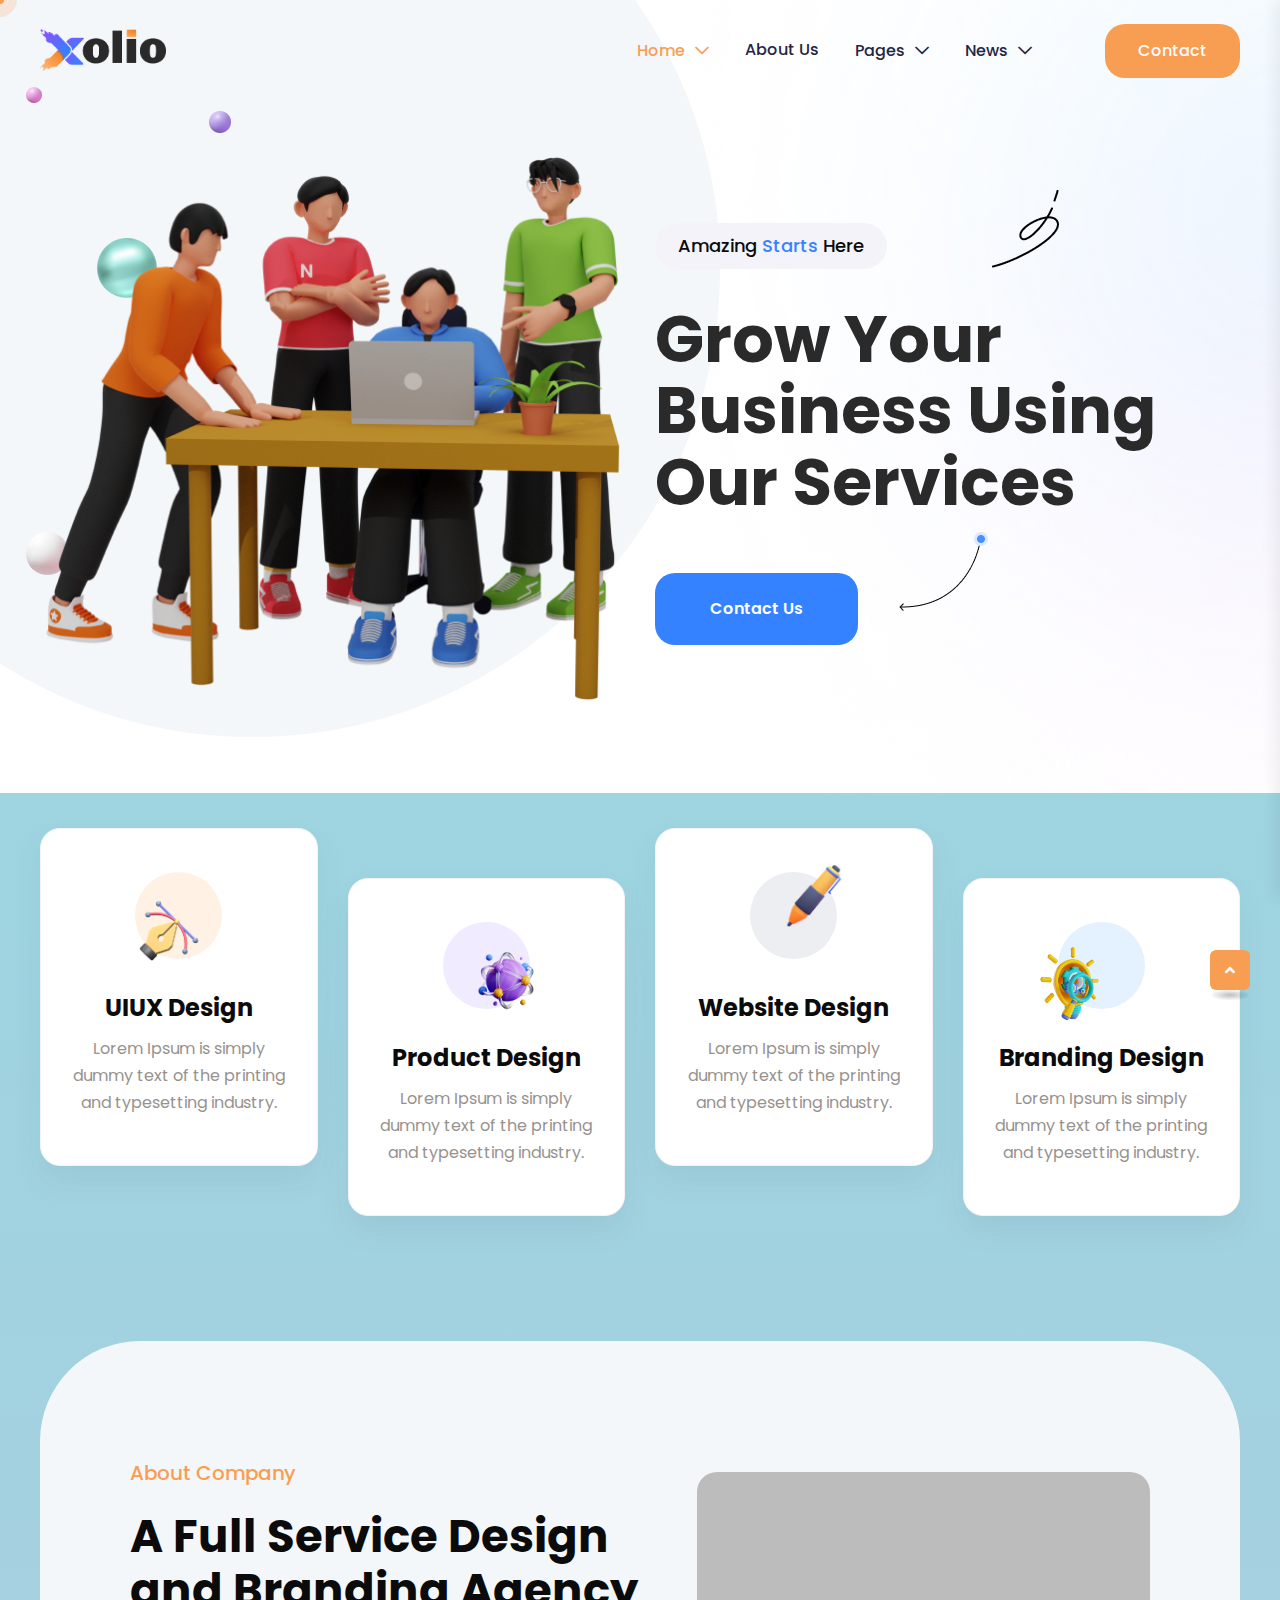
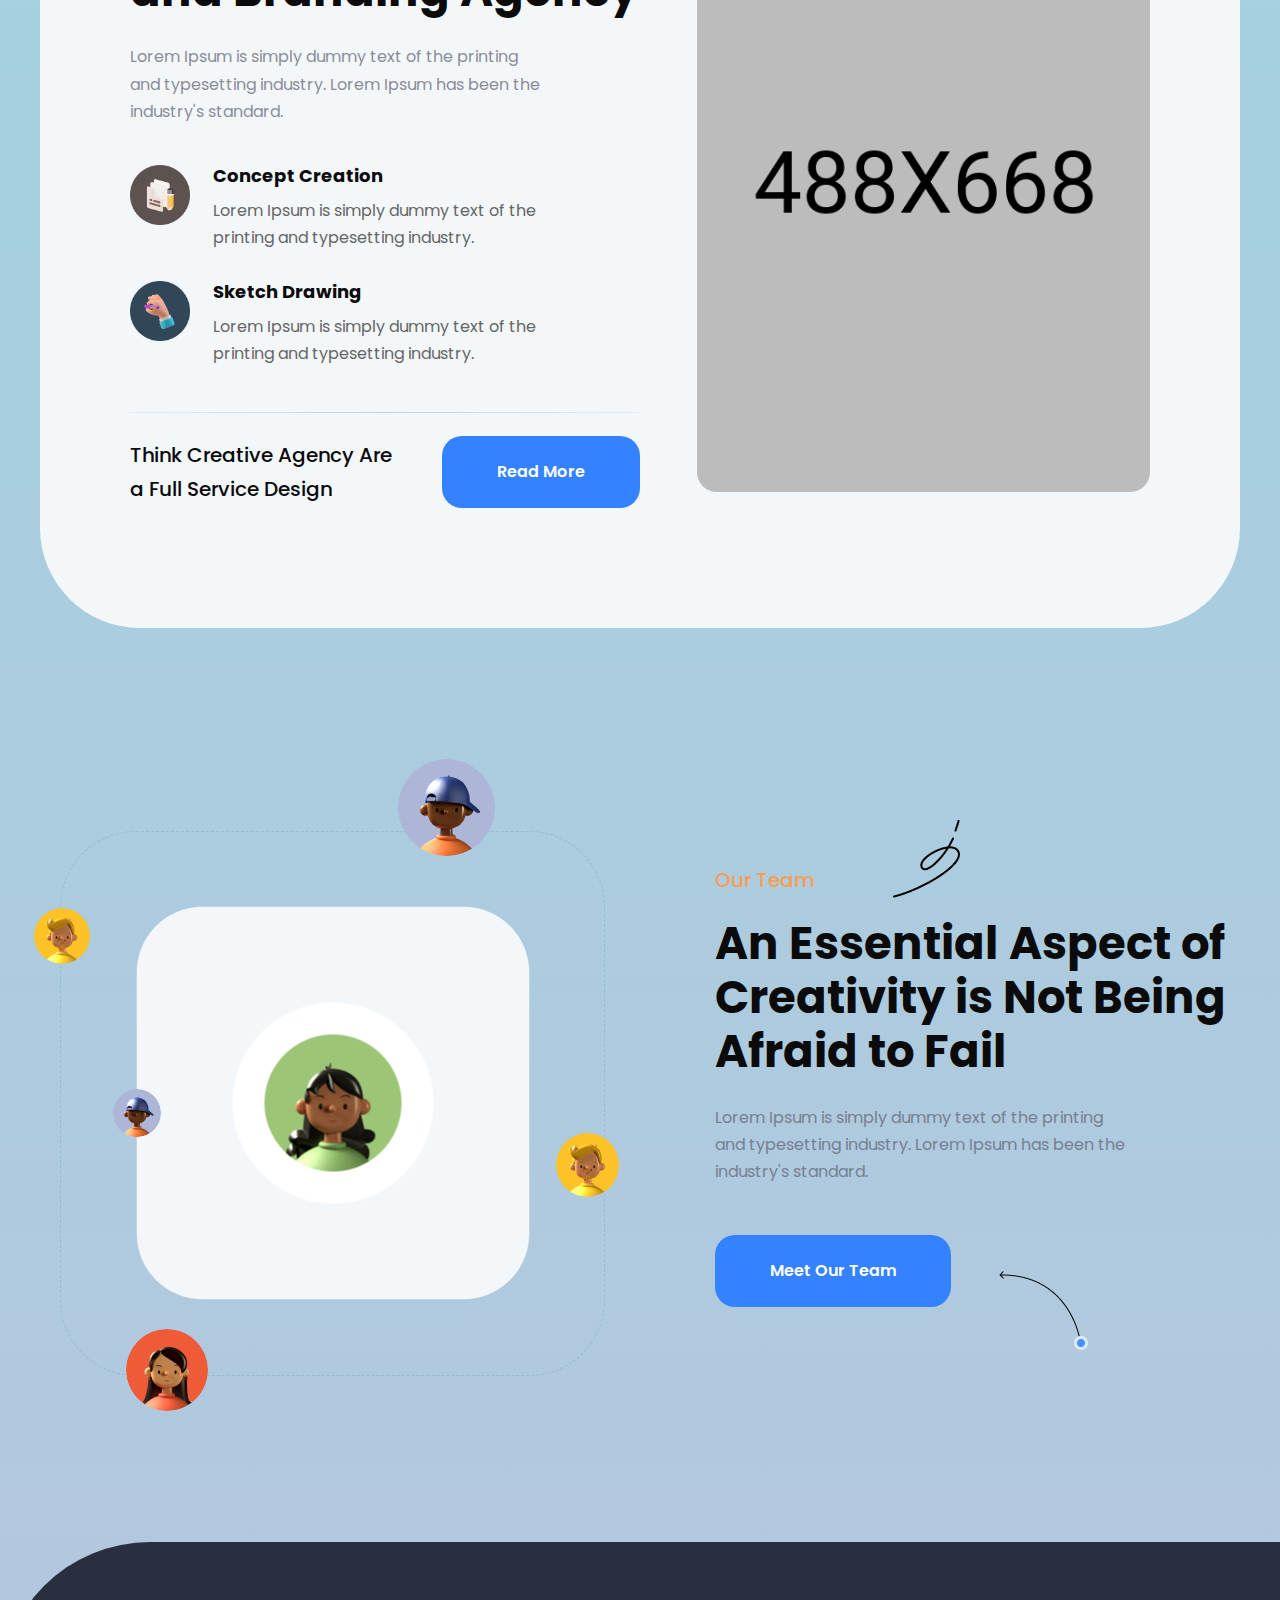
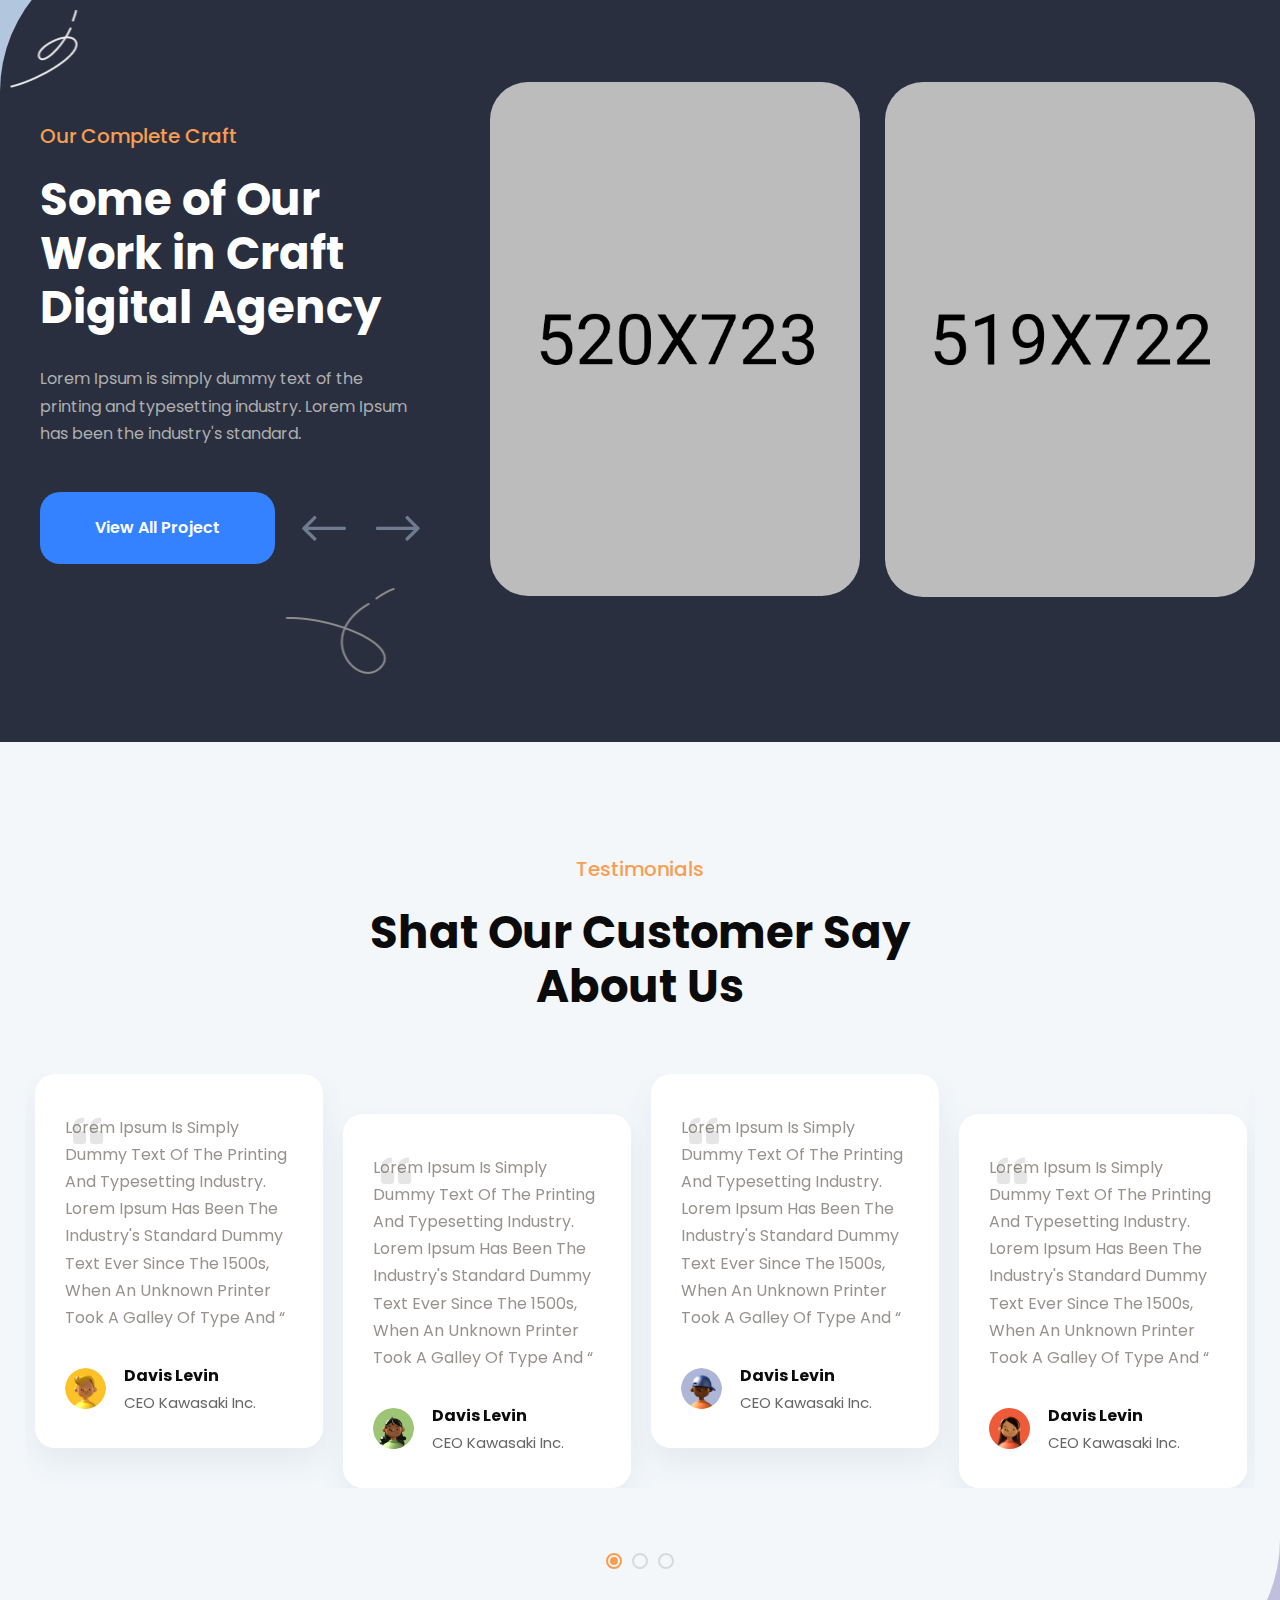
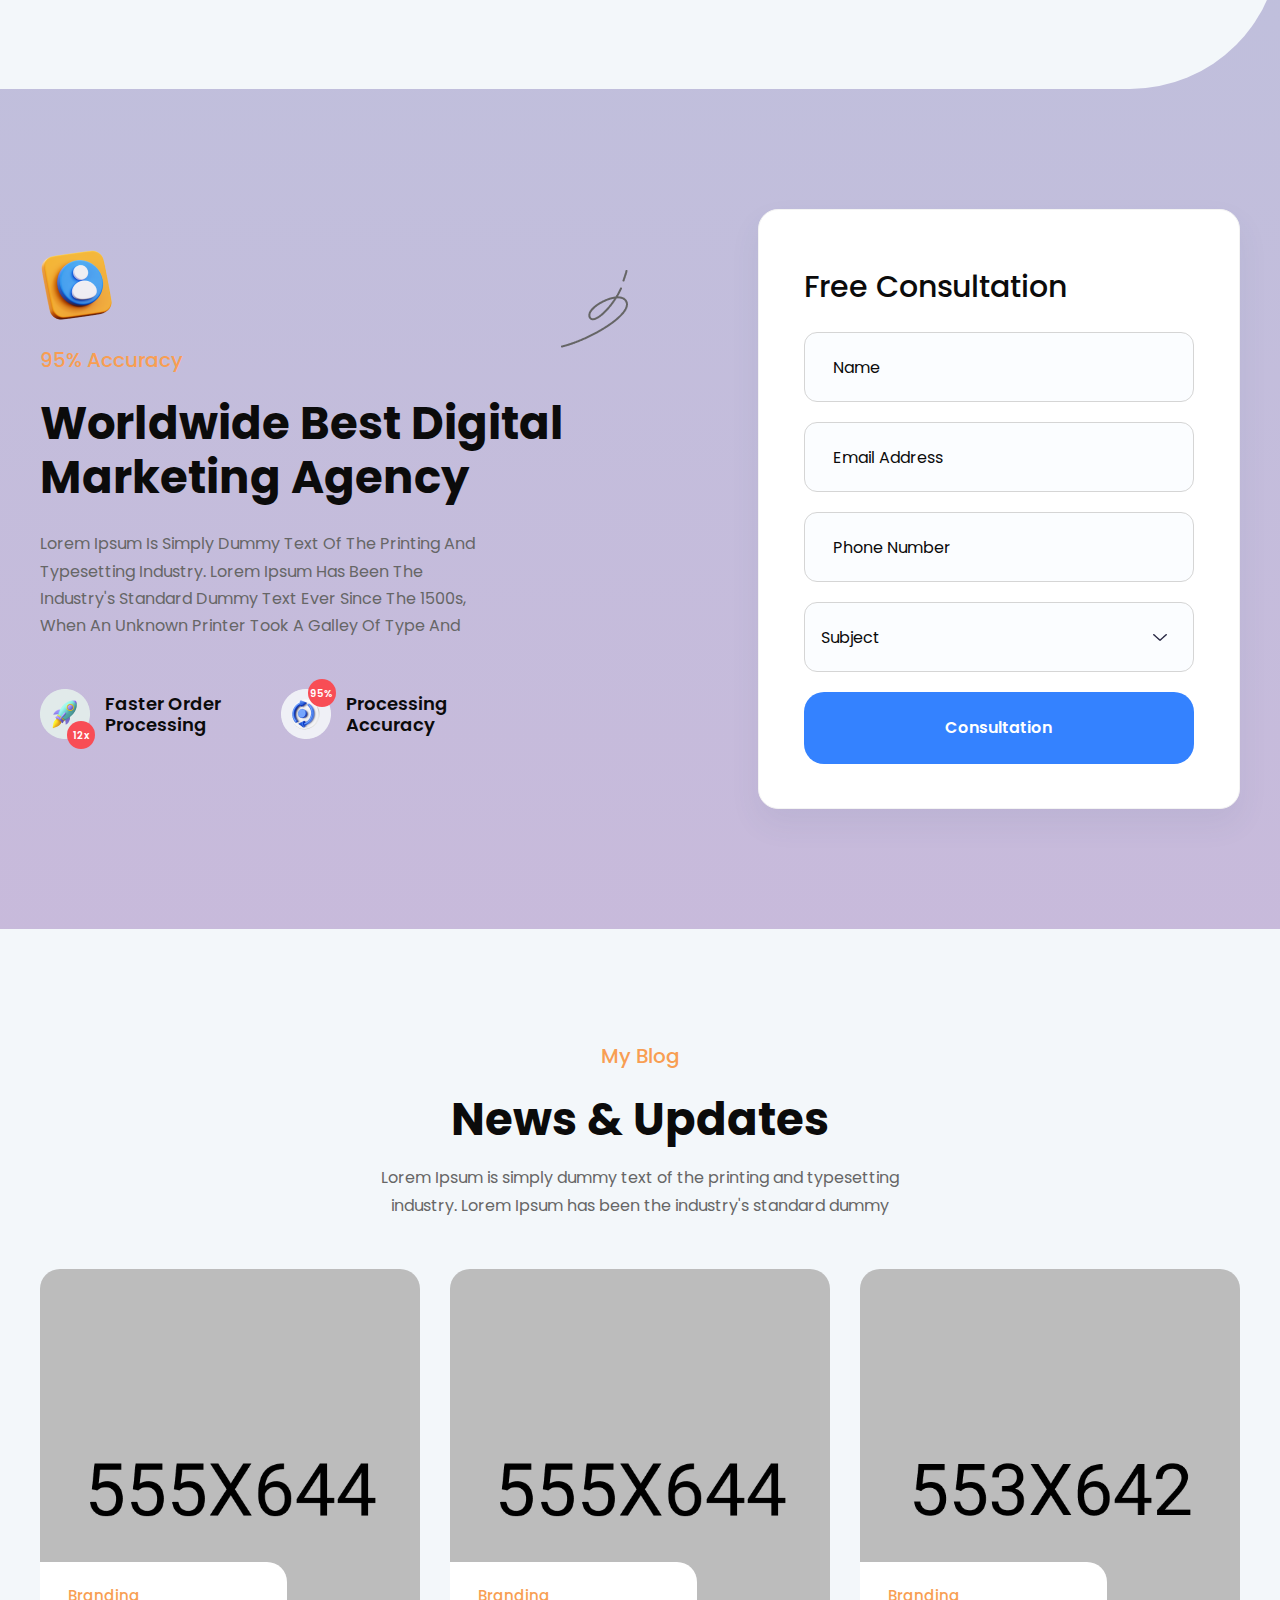
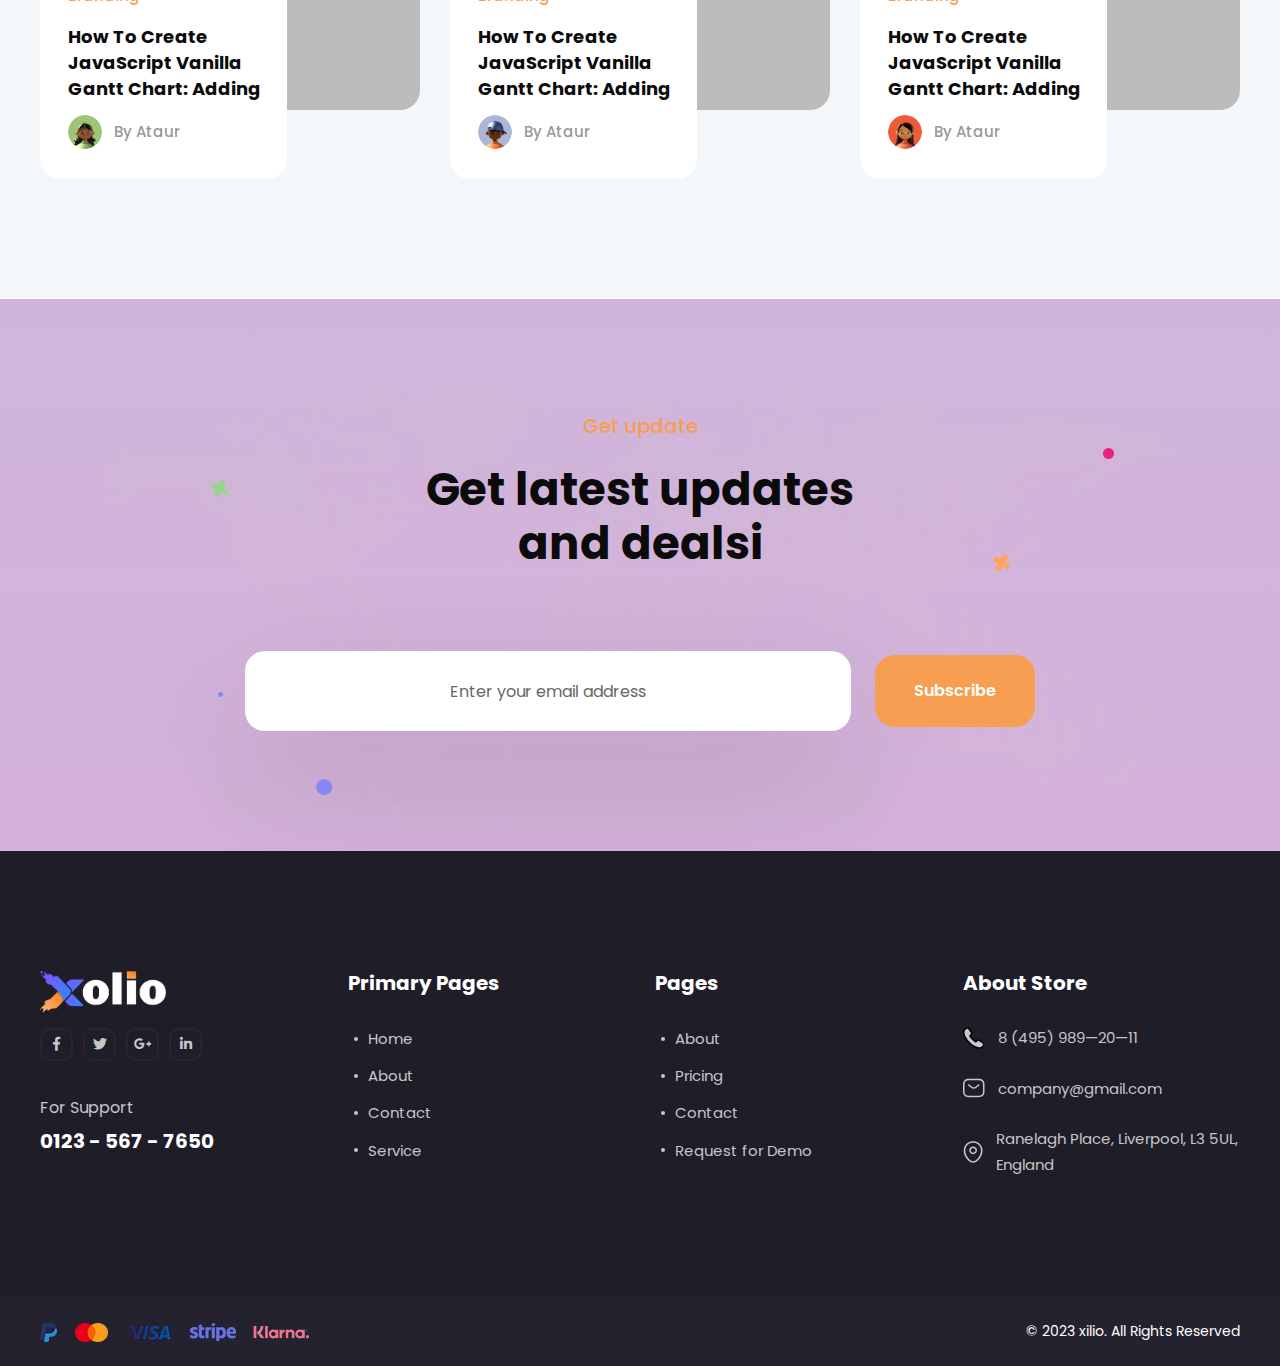
<file: index.html>
<!doctype html>
<html class="no-js" lang="en">
    <head>
        <meta charset="utf-8">
        <meta http-equiv="x-ua-compatible" content="ie=edge">
        <title>Xolio - Creative Agency HTML5 Template</title>
        <meta name="description" content="Xolio - Creative Agency Template">
        <meta name="viewport" content="width=device-width, initial-scale=1">

		<link rel="shortcut icon" type="image/x-icon" href="assets/img/favicon.png">
        <!-- Place favicon.ico in the root directory -->

		<!-- CSS here -->
        <link rel="stylesheet" href="assets/css/bootstrap.min.css">
        <link rel="stylesheet" href="assets/css/animate.min.css">
        <link rel="stylesheet" href="assets/css/magnific-popup.css">
        <link rel="stylesheet" href="assets/css/fontawesome-all.min.css">
        <link rel="stylesheet" href="assets/css/swiper-bundle.min.css">
        <link rel="stylesheet" href="assets/css/odometer.css">
        <link rel="stylesheet" href="assets/css/slick.css">
        <link rel="stylesheet" href="assets/css/default.css">
        <link rel="stylesheet" href="assets/css/style.css">
        <link rel="stylesheet" href="assets/css/responsive.css">  
    </head>
    <body>


        <!--Preloader-->
        <div id="preloader">
            <div id="loader" class="loader">
                <div class="loader-container">
                    <div class="loader-icon"><img src="assets/img/preloader.png" alt="Preloader"></div>
                </div>
            </div>
        </div>
        <!--Preloader-end -->

        <!-- Custom-cursor -->
        <div class="mouseCursor cursor-outer"></div>
        <div class="mouseCursor cursor-inner"><span>Drag</span></div>
        <!-- Custom-cursor-end -->

		<!-- Scroll-top -->
        <button class="scroll-top scroll-to-target" data-target="html">
            <i class="fas fa-angle-up"></i>
        </button>
        <!-- Scroll-top-end-->

        <!-- header-area -->
        <header>
            <div id="sticky-header" class="menu-area transparent-header">
                <div class="container">
                    <div class="row">
                        <div class="col-12">
                            <div class="mobile-nav-toggler"><i class="fas fa-bars"></i></div>
                            <div class="menu-wrap">
                                <nav class="menu-nav">
                                    <div class="logo">
                                        <a href="index.html"><img src="assets/img/logo/logo.png" alt="Logo"></a>
                                    </div>
                                    <div class="navbar-wrap main-menu d-none d-lg-flex">
                                        <ul class="navigation">
                                            <li class="active menu-item-has-children"><a href="#">Home</a>
                                                <ul class="sub-menu">
                                                    <li class="active"><a href="index.html">Creative Agency</a></li>
                                                    <li><a href="index-2.html">Personal Portfolio</a></li>
                                                    <li><a href="index-3.html">Digital Agency</a></li>
                                                </ul>
                                            </li>
                                            <li><a href="about-us.html">About Us</a></li>
                                            <li class="menu-item-has-children"><a href="#">pages</a>
                                                <ul class="sub-menu">
                                                    <li><a href="about-me.html">About Me</a></li>
                                                    <li><a href="team.html">Team Page</a></li>
                                                    <li><a href="team-details.html">Team Details</a></li>
                                                    <li><a href="project-details.html">Portfolio Details</a></li>
                                                    <li><a href="services-details.html">Services Details</a></li>
                                                    <li><a href="contact.html">Contact Us</a></li>
                                                </ul>
                                            </li>
                                            <li class="menu-item-has-children"><a href="#">News</a>
                                                <ul class="sub-menu">
                                                    <li><a href="blog.html">Our Blog</a></li>
                                                    <li><a href="blog-details.html">Blog Details</a></li>
                                                </ul>
                                            </li>
                                        </ul>
                                    </div>
                                    <div class="header-action">
                                        <ul class="list-wrap">
                                            <li class="header-btn"><a href="#!" class="btn">Contact <span></span></a></li>
                                        </ul>
                                    </div>
                                </nav>
                            </div>

                            <!-- Mobile Menu  -->
                            <div class="mobile-menu">
                                <nav class="menu-box">
                                    <div class="close-btn"><i class="fas fa-times"></i></div>
                                    <div class="nav-logo">
                                        <a href="index.html"><img src="assets/img/logo/logo.png" alt="Logo"></a>
                                    </div>
                                    <div class="menu-outer">
                                        <!--Here Menu Will Come Automatically Via Javascript / Same Menu as in Header-->
                                    </div>
                                    <div class="social-links">
                                        <ul class="clearfix list-wrap">
                                            <li><a href="#"><i class="fab fa-facebook-f"></i></a></li>
                                            <li><a href="#"><i class="fab fa-twitter"></i></a></li>
                                            <li><a href="#"><i class="fab fa-instagram"></i></a></li>
                                            <li><a href="#"><i class="fab fa-linkedin-in"></i></a></li>
                                            <li><a href="#"><i class="fab fa-youtube"></i></a></li>
                                        </ul>
                                    </div>
                                </nav>
                            </div>
                            <div class="menu-backdrop"></div>
                            <!-- End Mobile Menu -->

                        </div>
                    </div>
                </div>

                <!-- header-contact -->
                <div class="header-contact-wrap">
                    <div class="container">
                        <div class="row">
                            <div class="col-lg-8">
                                <div class="left-side-content">
                                    <h3 class="title">Contact</h3>
                                    <div class="row">
                                        <div class="col-xl-4 col-lg-5 col-md-6">
                                            <div class="contact-info-list">
                                                <ul class="list-wrap">
                                                    <li>
                                                        <div class="icon">
                                                            <svg viewBox="0 0 22 20" fill="none" xmlns="http://www.w3.org/2000/svg">
                                                                <path fill-rule="evenodd" clip-rule="evenodd"
                                                                    d="M1.5 6.5C1.5 4.89295 1.95538 3.86848 2.63534 3.2371C3.32535 2.59637 4.36497 2.25 5.75 2.25H15.75C17.135 2.25 18.1746 2.59637 18.8647 3.2371C19.5446 3.86848 20 4.89295 20 6.5V13.5C20 15.107 19.5446 16.1315 18.8647 16.7629C18.1746 17.4036 17.135 17.75 15.75 17.75H5.75C4.36497 17.75 3.32535 17.4036 2.63534 16.7629C1.95538 16.1315 1.5 15.107 1.5 13.5V6.5ZM5.75 0.75C4.13503 0.75 2.67465 1.15363 1.61466 2.1379C0.544615 3.13152 0 4.60705 0 6.5V13.5C0 15.393 0.544615 16.8685 1.61466 17.8621C2.67465 18.8464 4.13503 19.25 5.75 19.25H15.75C17.365 19.25 18.8254 18.8464 19.8853 17.8621C20.9554 16.8685 21.5 15.393 21.5 13.5V6.5C21.5 4.60705 20.9554 3.13152 19.8853 2.1379C18.8254 1.15363 17.365 0.75 15.75 0.75H5.75ZM16.2181 7.58602C16.5417 7.32751 16.5945 6.85558 16.336 6.53194C16.0775 6.20829 15.6056 6.15548 15.2819 6.41398L12.1529 8.91324L12.1525 8.91352C11.3961 9.51536 10.0946 9.51549 9.33799 8.91393L6.21898 6.41471C5.89574 6.1557 5.42373 6.20778 5.16471 6.53102C4.9057 6.85426 4.95778 7.32627 5.28102 7.58529L8.40101 10.0853L8.40286 10.0868C9.70626 11.1244 11.7837 11.1244 13.0871 10.0868L13.0881 10.086L16.2181 7.58602Z" />
                                                            </svg>
                                                        </div>
                                                        <div class="content">
                                                            <a href="mailto:company@gmail.com">company@gmail.com</a>
                                                        </div>
                                                    </li>
                                                    <li>
                                                        <div class="icon">
                                                            <svg viewBox="0 0 20 22" fill="none" xmlns="http://www.w3.org/2000/svg">
                                                                <path fill-rule="evenodd" clip-rule="evenodd"
                                                                    d="M2.48199 7.65591C3.37522 3.73032 6.71708 1.74769 10.1338 1.75C13.5508 1.75231 16.8905 3.73971 17.7791 7.66556L17.7791 7.6656C18.8362 12.3354 15.943 16.3756 13.2111 18.999L13.2097 19.0004C11.4913 20.659 8.77127 20.661 7.04076 18.9997C4.31866 16.3762 1.42493 12.3261 2.48199 7.65591ZM10.1348 0.250002C14.1154 0.252693 18.1706 2.60029 19.2421 7.33441C20.4848 12.8239 17.0589 17.3834 14.251 20.08C11.9497 22.3008 8.31046 22.2989 6.00106 20.0809L6.00012 20.08C3.20236 17.3836 -0.22362 12.8139 1.01908 7.32441L1.01926 7.32364C2.09618 2.58953 6.1542 0.247312 10.1348 0.250002ZM7.76166 9.30994C7.76166 8.00103 8.82274 6.93994 10.1317 6.93994C11.4406 6.93994 12.5017 8.00103 12.5017 9.30994C12.5017 10.6189 11.4406 11.6799 10.1317 11.6799C8.82274 11.6799 7.76166 10.6189 7.76166 9.30994ZM10.1317 5.43994C7.99432 5.43994 6.26166 7.1726 6.26166 9.30994C6.26166 11.4473 7.99432 13.1799 10.1317 13.1799C12.269 13.1799 14.0017 11.4473 14.0017 9.30994C14.0017 7.1726 12.269 5.43994 10.1317 5.43994Z" />
                                                            </svg>
                                                        </div>
                                                        <div class="content">
                                                            <span>Ranelagh Place, Liverpool, L3 5UL, England</span>
                                                        </div>
                                                    </li>
                                                    <li>
                                                        <div class="icon">
                                                            <svg viewBox="0 0 22 22" fill="none" xmlns="http://www.w3.org/2000/svg">
                                                                <path fill-rule="evenodd" clip-rule="evenodd"
                                                                    d="M1.5 11C1.5 5.89421 5.64421 1.75 10.75 1.75C15.8558 1.75 20 5.89421 20 11C20 16.1058 15.8558 20.25 10.75 20.25C5.64421 20.25 1.5 16.1058 1.5 11ZM10.75 0.25C4.81579 0.25 0 5.06579 0 11C0 16.9342 4.81579 21.75 10.75 21.75C16.6842 21.75 21.5 16.9342 21.5 11C21.5 5.06579 16.6842 0.25 10.75 0.25ZM11.1289 6.50977C11.1289 6.09555 10.7931 5.75977 10.3789 5.75977C9.96469 5.75977 9.62891 6.09555 9.62891 6.50977V10.6098C9.62891 11.0862 9.79027 11.5637 10.0149 11.9576C10.2393 12.3511 10.5673 12.7322 10.9755 12.9744L10.9766 12.975L14.0746 14.8238C14.4303 15.0361 14.8907 14.9198 15.1029 14.5641C15.3152 14.2084 15.1989 13.748 14.8432 13.5357L11.7433 11.6857L11.7413 11.6845C11.6099 11.6067 11.4483 11.4431 11.3179 11.2145C11.1875 10.9859 11.1289 10.7633 11.1289 10.6098V6.50977Z" />
                                                            </svg>
                                                        </div>
                                                        <div class="content">
                                                            <span>7 Days a week <br> from 10-00 am to 6-00 pm</span>
                                                        </div>
                                                    </li>
                                                </ul>
                                                <div class="lats-chat">
                                                    <a href="contact.html">Lat’s Chat</a>
                                                </div>
                                            </div>
                                        </div>
                                        <div class="col-xl-8 col-lg-7 col-md-6">
                                            <div class="our-best-project">
                                                <div class="content">
                                                    <h4 class="title">One of Our <span>Best Ongoing</span> Projects</h4>
                                                    <a href="project-details.html" class="btn">Details <span></span></a>
                                                </div>
                                                <div class="thumb">
                                                    <img src="assets/img/images/our_project_img.png" alt="">
                                                </div>
                                            </div>
                                        </div>
                                    </div>
                                </div>
                            </div>
                            <div class="col-lg-4">
                                <div class="customer-support-wrap">
                                    <h4 class="title">Customer Support</h4>
                                    <div class="customer-support-content">
                                        <div class="content-top">
                                            <img src="assets/img/images/support_img.png" alt="">
                                            <h4 class="title">Need Help Choosing a Plan?</h4>
                                        </div>
                                        <p>We offer solutions for businesses of all sizes. For questions about our plans and products,,
                                            contact our team of experts. <a href="contact.html">Get in touch</a></p>
                                    </div>
                                    <div class="content-bottom">
                                        <a href="contact.html">Support</a>
                                        <a href="contact.html">Documentation</a>
                                    </div>
                                </div>
                            </div>
                        </div>
                    </div>
                </div>
                <div class="body-contact-overlay"></div>
                <!-- header-contact-end -->
            </div>
        </header>
        <!-- header-area-end -->



        <!-- main-area -->
        <main>

            <!-- banner-area -->
            <section class="banner-area banner-bg">
                <div class="container">
                    <div class="row align-items-center">
                        <div class="col-lg-6">
                            <div class="banner-img wow fadeInLeft" data-wow-delay=".4s">
                                <img src="assets/img/banner/banner_img.png" alt="">
                            </div>
                        </div>
                        <div class="col-lg-6">
                            <div class="banner-content">
                                <span class="sub-title wow fadeInUp" data-wow-delay=".2s">Amazing <strong>Starts</strong> Here</span>
                                <h2 class="title wow fadeInUp" data-wow-delay=".4s">Grow Your Business Using Our Services</h2>
                                <a href="contact.html" class="btn wow fadeInUp" data-wow-delay=".6s">Contact Us <span></span></a>
                            </div>
                        </div>
                    </div>
                </div>
                <div class="banner-shape-wrap">
                    <img src="assets/img/banner/banner_shape01.png" alt="">
                    <img src="assets/img/banner/banner_shape02.png" alt="" class="animationFramesOne">
                    <img src="assets/img/banner/banner_shape03.png" alt="" class="contactSwimmer">
                    <img src="assets/img/banner/banner_shape04.png" alt="" class="rotateme">
                    <img src="assets/img/banner/banner_shape05.png" alt="" class="animation1">
                    <img src="assets/img/banner/banner_shape06.png" alt="" class="ribbonRotate">
                    <img src="assets/img/banner/banner_shape07.png" alt="" class="float-bob-x">
                </div>
            </section>
            <!-- banner-area-end -->

            <!-- services-area -->
            <section class="services-area pt-35 pb-95">
                <div class="container">
                    <div class="row justify-content-center">
                        <div class="col-xl-3 col-lg-4 col-md-6 col-sm-10">
                            <div class="services-item wow fadeInUp" data-wow-delay=".2s">
                                <div class="services-icon">
                                    <img src="assets/img/icon/services_icon01.png" alt="">
                                </div>
                                <div class="services-content">
                                    <h4 class="title"><a href="services-details.html">UIUX Design</a></h4>
                                    <p>Lorem Ipsum is simply dummy text of the printing and typesetting industry.</p>
                                </div>
                            </div>
                        </div>
                        <div class="col-xl-3 col-lg-4 col-md-6 col-sm-10">
                            <div class="services-item wow fadeInUp" data-wow-delay=".4s">
                                <div class="services-icon">
                                    <img src="assets/img/icon/services_icon02.png" alt="">
                                </div>
                                <div class="services-content">
                                    <h4 class="title"><a href="services-details.html">Product Design</a></h4>
                                    <p>Lorem Ipsum is simply dummy text of the printing and typesetting industry.</p>
                                </div>
                            </div>
                        </div>
                        <div class="col-xl-3 col-lg-4 col-md-6 col-sm-10">
                            <div class="services-item wow fadeInUp" data-wow-delay=".6s">
                                <div class="services-icon">
                                    <img src="assets/img/icon/services_icon03.png" alt="">
                                </div>
                                <div class="services-content">
                                    <h4 class="title"><a href="services-details.html">Website Design</a></h4>
                                    <p>Lorem Ipsum is simply dummy text of the printing and typesetting industry.</p>
                                </div>
                            </div>
                        </div>
                        <div class="col-xl-3 col-lg-4 col-md-6 col-sm-10">
                            <div class="services-item wow fadeInUp" data-wow-delay=".8s">
                                <div class="services-icon">
                                    <img src="assets/img/icon/services_icon04.png" alt="">
                                </div>
                                <div class="services-content">
                                    <h4 class="title"><a href="services-details.html">Branding Design</a></h4>
                                    <p>Lorem Ipsum is simply dummy text of the printing and typesetting industry.</p>
                                </div>
                            </div>
                        </div>
                    </div>
                </div>
            </section>
            <!-- services-area-end -->

            <!-- about-area -->
            <section class="about-area">
                <div class="container custom-container">
                    <div class="about-inner">
                        <div class="row align-items-center justify-content-center">
                            <div class="col-46 order-0 order-lg-2">
                                <div class="about-img text-end">
                                    <img src="assets/img/images/about_img.jpg" alt="">
                                </div>
                            </div>
                            <div class="col-54">
                                <div class="about-content">
                                    <div class="section-title mb-25">
                                        <span class="sub-title">About Company</span>
                                        <h2 class="title">A Full Service Design and Branding Agency</h2>
                                    </div>
                                    <p>Lorem Ipsum is simply dummy text of the printing and typesetting industry. Lorem Ipsum has been the industry's standard.</p>
                                    <ul class="list-wrap">
                                        <li>
                                            <div class="icon">
                                                <img src="assets/img/icon/about_icon01.png" alt="">
                                            </div>
                                            <div class="content">
                                                <h4 class="title">Concept Creation</h4>
                                                <p>Lorem Ipsum is simply dummy text of the printing and typesetting industry.</p>
                                            </div>
                                        </li>
                                        <li>
                                            <div class="icon">
                                                <img src="assets/img/icon/about_icon02.png" alt="">
                                            </div>
                                            <div class="content">
                                                <h4 class="title">Sketch Drawing</h4>
                                                <p>Lorem Ipsum is simply dummy text of the printing and typesetting industry.</p>
                                            </div>
                                        </li>
                                    </ul>
                                    <div class="about-content-bottom">
                                        <span>Think Creative Agency Are a Full Service Design</span>
                                        <div class="read-more-btn">
                                            <a href="about-us.html" class="btn">Read More <span></span></a>
                                        </div>
                                    </div>
                                </div>
                            </div>
                        </div>
                    </div>
                </div>
            </section>
            <!-- about-area-end -->

            <!-- team-area -->
            <section class="team-area pt-130 pb-130">
                <div class="container">
                    <div class="row align-items-center">
                        <div class="col-lg-6">
                            <div class="team-img-wrap">
                                <img src="assets/img/team/team_img_shape.png" alt="" class="img-shape">
                                <img src="assets/img/team/team_img01.png" alt="" class="img-one">
                                <img src="assets/img/team/team_img02.png" alt="" class="img-two">
                                <img src="assets/img/team/team_img03.png" alt="" class="img-three">
                                <img src="assets/img/team/team_img04.png" alt="" class="img-four">
                                <img src="assets/img/team/team_img05.png" alt="" class="img-five">
                            </div>
                        </div>
                        <div class="col-lg-6">
                            <div class="team-content">
                                <div class="section-title mb-25">
                                    <span class="sub-title">Our Team</span>
                                    <h2 class="title">An Essential Aspect of Creativity is Not Being Afraid to Fail</h2>
                                </div>
                                <p>Lorem Ipsum is simply dummy text of the printing and typesetting industry. Lorem Ipsum has been the industry's standard.</p>
                                <a href="team.html" class="btn">Meet Our Team <span></span></a>
                            </div>
                        </div>
                    </div>
                </div>
                <div class="team-shape-wrap">
                    <img src="assets/img/images/team_shape01.png" alt="" class="ribbonRotate">
                    <img src="assets/img/images/team_shape02.png" alt="" class="float-bob-x">
                </div>
            </section>
            <!-- team-area-end -->

            <!-- project-area -->
            <section class="project-area">
                <div class="container">
                    <div class="row align-items-center">
                        <div class="col-xl-4">
                            <div class="project-content">
                                <div class="section-title white-title mb-30">
                                    <span class="sub-title">Our Complete Craft</span>
                                    <h2 class="title">Some of Our Work in Craft Digital Agency</h2>
                                </div>
                                <p>Lorem Ipsum is simply dummy text of the printing and typesetting industry. Lorem Ipsum has been the industry's standard.</p>
                                <div class="content-bottom">
                                    <a href="about-me.html" class="btn">View All Project <span></span></a>
                                    <div class="project-nav">
                                        <button class="swiper-button-prev"></button>
                                        <button class="swiper-button-next"></button>
                                    </div>
                                </div>
                            </div>
                        </div>
                        <div class="col-xl-8">
                            <div class="project-item-wrap">
                                <div class="swiper-container project-active">
                                    <div class="swiper-wrapper">
                                        <div class="swiper-slide">
                                            <div class="project-item">
                                                <a href="project-details.html"><img src="assets/img/project/project_img01.jpg" alt=""></a>
                                            </div>
                                        </div>
                                        <div class="swiper-slide">
                                            <div class="project-item">
                                                <a href="project-details.html"><img src="assets/img/project/project_img02.jpg" alt=""></a>
                                            </div>
                                        </div>
                                        <div class="swiper-slide">
                                            <div class="project-item">
                                                <a href="project-details.html"><img src="assets/img/project/project_img03.jpg" alt=""></a>
                                            </div>
                                        </div>
                                        <div class="swiper-slide">
                                            <div class="project-item">
                                                <a href="project-details.html" class="popup-image"><img src="assets/img/project/project_img02.jpg" alt=""></a>
                                            </div>
                                        </div>
                                    </div>
                                </div>
                            </div>
                        </div>
                    </div>
                </div>
                <div class="project-shape-wrap">
                    <img src="assets/img/project/project_shape01.png" alt="" class="shape-one ribbonRotate">
                    <img src="assets/img/project/project_shape02.png" alt="" class="shape-two ribbonRotate">
                </div>
            </section>
            <!-- project-area-end -->

            <!-- testimonial-area -->
            <section class="testimonial-area pt-110 pb-120">
                <div class="container">
                    <div class="row justify-content-center">
                        <div class="col-xl-6">
                            <div class="section-title text-center mb-60">
                                <span class="sub-title">Testimonials</span>
                                <h2 class="title">Shat Our Customer Say About Us</h2>
                            </div>
                        </div>
                    </div>
                    <div class="testimonial-item-wrap">
                        <div class="row testimonial-active">
                            <div class="col-lg-3">
                                <div class="testimonial-item">
                                    <div class="testimonial-content">
                                        <p>Lorem Ipsum is simply dummy text of the printing and typesetting industry. Lorem Ipsum has been the industry's standard dummy text ever since the 1500s, when an unknown printer took a galley of type and “</p>
                                    </div>
                                    <div class="testimonial-info">
                                        <div class="thumb">
                                            <img src="assets/img/images/testimonial_avatar01.png" alt="">
                                        </div>
                                        <div class="content">
                                            <h4 class="title">Davis Levin</h4>
                                            <p>CEO Kawasaki Inc.</p>
                                        </div>
                                    </div>
                                </div>
                            </div>
                            <div class="col-lg-3">
                                <div class="testimonial-item">
                                    <div class="testimonial-content">
                                        <p>Lorem Ipsum is simply dummy text of the printing and typesetting industry. Lorem Ipsum has been the industry's standard dummy text ever since the 1500s, when an unknown printer took a galley of type and “</p>
                                    </div>
                                    <div class="testimonial-info">
                                        <div class="thumb">
                                            <img src="assets/img/images/testimonial_avatar02.png" alt="">
                                        </div>
                                        <div class="content">
                                            <h4 class="title">Davis Levin</h4>
                                            <p>CEO Kawasaki Inc.</p>
                                        </div>
                                    </div>
                                </div>
                            </div>
                            <div class="col-lg-3">
                                <div class="testimonial-item">
                                    <div class="testimonial-content">
                                        <p>Lorem Ipsum is simply dummy text of the printing and typesetting industry. Lorem Ipsum has been the industry's standard dummy text ever since the 1500s, when an unknown printer took a galley of type and “</p>
                                    </div>
                                    <div class="testimonial-info">
                                        <div class="thumb">
                                            <img src="assets/img/images/testimonial_avatar03.png" alt="">
                                        </div>
                                        <div class="content">
                                            <h4 class="title">Davis Levin</h4>
                                            <p>CEO Kawasaki Inc.</p>
                                        </div>
                                    </div>
                                </div>
                            </div>
                            <div class="col-lg-3">
                                <div class="testimonial-item">
                                    <div class="testimonial-content">
                                        <p>Lorem Ipsum is simply dummy text of the printing and typesetting industry. Lorem Ipsum has been the industry's standard dummy text ever since the 1500s, when an unknown printer took a galley of type and “</p>
                                    </div>
                                    <div class="testimonial-info">
                                        <div class="thumb">
                                            <img src="assets/img/images/testimonial_avatar04.png" alt="">
                                        </div>
                                        <div class="content">
                                            <h4 class="title">Davis Levin</h4>
                                            <p>CEO Kawasaki Inc.</p>
                                        </div>
                                    </div>
                                </div>
                            </div>
                            <div class="col-lg-3">
                                <div class="testimonial-item">
                                    <div class="testimonial-content">
                                        <p>Lorem Ipsum is simply dummy text of the printing and typesetting industry. Lorem Ipsum has been the industry's standard dummy text ever since the 1500s, when an unknown printer took a galley of type and “</p>
                                    </div>
                                    <div class="testimonial-info">
                                        <div class="thumb">
                                            <img src="assets/img/images/testimonial_avatar02.png" alt="">
                                        </div>
                                        <div class="content">
                                            <h4 class="title">Davis Levin</h4>
                                            <p>CEO Kawasaki Inc.</p>
                                        </div>
                                    </div>
                                </div>
                            </div>
                            <div class="col-lg-3">
                                <div class="testimonial-item">
                                    <div class="testimonial-content">
                                        <p>Lorem Ipsum is simply dummy text of the printing and typesetting industry. Lorem Ipsum has been the industry's standard dummy text ever since the 1500s, when an unknown printer took a galley of type and “</p>
                                    </div>
                                    <div class="testimonial-info">
                                        <div class="thumb">
                                            <img src="assets/img/images/testimonial_avatar03.png" alt="">
                                        </div>
                                        <div class="content">
                                            <h4 class="title">Davis Levin</h4>
                                            <p>CEO Kawasaki Inc.</p>
                                        </div>
                                    </div>
                                </div>
                            </div>
                        </div>
                    </div>
                </div>
            </section>
            <!-- testimonial-area-end -->

            <!-- consultation-area -->
            <section class="consultation-area pt-120 pb-120">
                <div class="container">
                    <div class="row align-items-center">
                        <div class="col-lg-7">
                            <div class="consultation-content">
                                <div class="section-title mb-25">
                                    <img src="assets/img/icon/consultation_icon01.png" alt="">
                                    <span class="sub-title">95% Accuracy</span>
                                    <h2 class="title">Worldwide Best Digital Marketing Agency</h2>
                                </div>
                                <p>Lorem Ipsum is simply dummy text of the printing and typesetting industry. Lorem Ipsum has been the industry's standard dummy text ever since the 1500s, when an unknown printer took a galley of type and</p>
                                <div class="consultation-list">
                                    <ul class="list-wrap">
                                        <li>
                                            <div class="icon">
                                                <img src="assets/img/icon/consultation_icon02.png" alt="">
                                                <span>12x</span>
                                            </div>
                                            <div class="content">
                                                <h6 class="title">Faster Order Processing</h6>
                                            </div>
                                        </li>
                                        <li>
                                            <div class="icon">
                                                <img src="assets/img/icon/consultation_icon03.png" alt="">
                                                <span>95%</span>
                                            </div>
                                            <div class="content">
                                                <h6 class="title">Processing Accuracy</h6>
                                            </div>
                                        </li>
                                    </ul>
                                </div>
                            </div>
                        </div>
                        <div class="col-lg-5">
                            <div class="consultation-form-wrap">
                                <h4 class="title">Free Consultation</h4>
                                <form action="#">
                                    <div class="form-grp">
                                        <input type="text" placeholder="Name">
                                    </div>
                                    <div class="form-grp">
                                        <input type="email" placeholder="Email Address">
                                    </div>
                                    <div class="form-grp">
                                        <input type="text" placeholder="Phone Number">
                                    </div>
                                    <div class="form-grp">
                                        <select id="shortBy" name="select" class="form-select" aria-label="Default select example">
                                            <option value="">Subject</option>
                                            <option>Subject One</option>
                                            <option>Subject Two</option>
                                            <option>Subject Three</option>
                                            <option>Subject Four</option>
                                        </select>
                                    </div>
                                    <button class="btn" type="submit">Consultation</button>
                                </form>
                            </div>
                        </div>
                    </div>
                </div>
                <div class="consultation-shape-wrap">
                    <img src="assets/img/images/consultation_shape01.png" alt="" class="shape-one ribbonRotate">
                    <img src="assets/img/images/consultation_shape02.png" alt="" class="shape-two float-bob-x">
                </div>
            </section>
            <!-- consultation-area-end -->

            <!-- blog-area -->
            <section class="blog-area">
                <div class="container">
                    <div class="row justify-content-center">
                        <div class="col-lg-6">
                            <div class="section-title text-center mb-50">
                                <span class="sub-title">My Blog</span>
                                <h2 class="title">News & Updates</h2>
                                <p>Lorem Ipsum is simply dummy text of the printing and typesetting industry. Lorem Ipsum has been the industry's standard dummy</p>
                            </div>
                        </div>
                    </div>
                    <div class="row justify-content-center">
                        <div class="col-lg-4 col-md-6">
                            <div class="blog-post-item">
                                <div class="blog-post-thumb">
                                    <a href="blog-details.html"><img src="assets/img/blog/blog_img01.jpg" alt=""></a>
                                </div>
                                <div class="blog-post-content">
                                    <a href="blog.html" class="tag">Branding</a>
                                    <h2 class="title"><a href="blog-details.html">How To Create JavaScript Vanilla Gantt Chart: Adding</a></h2>
                                    <div class="blog-meta">
                                        <ul class="list-wrap">
                                            <li class="avatar-img">
                                                <a href="blog.html"><img src="assets/img/blog/blog_avatar01.png" alt=""></a>
                                            </li>
                                            <li>By <a href="blog.html">Ataur</a></li>
                                        </ul>
                                    </div>
                                </div>
                            </div>
                        </div>
                        <div class="col-lg-4 col-md-6">
                            <div class="blog-post-item">
                                <div class="blog-post-thumb">
                                    <a href="blog-details.html"><img src="assets/img/blog/blog_img02.jpg" alt=""></a>
                                </div>
                                <div class="blog-post-content">
                                    <a href="blog.html" class="tag">Branding</a>
                                    <h2 class="title"><a href="blog-details.html">How To Create JavaScript Vanilla Gantt Chart: Adding</a></h2>
                                    <div class="blog-meta">
                                        <ul class="list-wrap">
                                            <li class="avatar-img">
                                                <a href="blog.html"><img src="assets/img/blog/blog_avatar02.png" alt=""></a>
                                            </li>
                                            <li>By <a href="blog.html">Ataur</a></li>
                                        </ul>
                                    </div>
                                </div>
                            </div>
                        </div>
                        <div class="col-lg-4 col-md-6">
                            <div class="blog-post-item">
                                <div class="blog-post-thumb">
                                    <a href="blog-details.html"><img src="assets/img/blog/blog_img03.jpg" alt=""></a>
                                </div>
                                <div class="blog-post-content">
                                    <a href="blog.html" class="tag">Branding</a>
                                    <h2 class="title"><a href="blog-details.html">How To Create JavaScript Vanilla Gantt Chart: Adding</a></h2>
                                    <div class="blog-meta">
                                        <ul class="list-wrap">
                                            <li class="avatar-img">
                                                <a href="blog.html"><img src="assets/img/blog/blog_avatar03.png" alt=""></a>
                                            </li>
                                            <li>By <a href="blog.html">Ataur</a></li>
                                        </ul>
                                    </div>
                                </div>
                            </div>
                        </div>
                    </div>
                </div>
            </section>
            <!-- blog-area-end -->

            <!-- newsletter-area -->
            <section class="newsletter-area pt-110 pb-120">
                <div class="container">
                    <div class="row justify-content-center">
                        <div class="col-lg-6">
                            <div class="section-title text-center mb-80">
                                <span class="sub-title">Get update</span>
                                <h2 class="title">Get latest updates <br> and dealsi</h2>
                            </div>
                        </div>
                    </div>
                    <div class="row justify-content-center">
                        <div class="col-lg-8">
                            <div class="newsletter-form">
                                <form action="#">
                                    <input type="email" placeholder="Enter your email address">
                                    <button type="submit" class="btn">Subscribe <span></span></button>
                                </form>
                            </div>
                        </div>
                    </div>
                </div>
                <div class="newsletter-shape-wrap">
                    <img src="assets/img/images/newsletter_bg_shape.png" alt="" class="bg-shape">
                    <img src="assets/img/images/newsletter_shape01.png" alt="" class="shape-one">
                    <img src="assets/img/images/newsletter_shape02.png" alt="" class="shape-two">
                    <img src="assets/img/images/newsletter_shape03.png" alt="" class="shape-three">
                    <img src="assets/img/images/newsletter_shape04.png" alt="" class="shape-four">
                    <img src="assets/img/images/newsletter_shape05.png" alt="" class="shape-five">
                    <img src="assets/img/images/newsletter_shape06.png" alt="" class="shape-six">
                </div>
            </section>
            <!-- newsletter-area-end -->

        </main>
        <!-- main-area-end -->

        <!-- footer-area -->
        <footer>
            <div class="footer-area">
                <div class="footer-top">
                    <div class="container">
                        <div class="row">
                            <div class="col-lg-3 col-sm-6">
                                <div class="footer-widget">
                                    <div class="logo">
                                        <a href="index.html"><img src="assets/img/logo/w_logo.png" alt=""></a>
                                    </div>
                                    <div class="footer-social">
                                        <ul class="list-wrap">
                                            <li><a href="#"><i class="fab fa-facebook-f"></i></a></li>
                                            <li class="active"><a href="#"><i class="fab fa-twitter"></i></a></li>
                                            <li><a href="#"><i class="fab fa-google-plus-g"></i></a></li>
                                            <li><a href="#"><i class="fab fa-linkedin-in"></i></a></li>
                                        </ul>
                                    </div>
                                    <div class="footer-contact">
                                        <span>For Support</span>
                                        <h2 class="title"><a href="tel:0123456789">0123 - 567 - 7650</a></h2>
                                    </div>
                                </div>
                            </div>
                            <div class="col-lg-3 col-sm-6">
                                <div class="footer-widget">
                                    <h4 class="fw-title">Primary Pages</h4>
                                    <div class="fw-link">
                                        <ul class="list-wrap">
                                            <li><a href="index.html">Home</a></li>
                                            <li><a href="about-us.html">About</a></li>
                                            <li><a href="contact.html">Contact</a></li>
                                            <li><a href="services-details.html">Service</a></li>
                                        </ul>
                                    </div>
                                </div>
                            </div>
                            <div class="col-lg-3 col-sm-6">
                                <div class="footer-widget">
                                    <h4 class="fw-title">Pages</h4>
                                    <div class="fw-link">
                                        <ul class="list-wrap">
                                            <li><a href="about-us.html">About</a></li>
                                            <li><a href="contact.html">Pricing</a></li>
                                            <li><a href="contact.html">Contact</a></li>
                                            <li><a href="contact.html">Request for Demo</a></li>
                                        </ul>
                                    </div>
                                </div>
                            </div>
                            <div class="col-lg-3 col-sm-6">
                                <div class="footer-widget">
                                    <h4 class="fw-title">About Store</h4>
                                    <div class="footer-about">
                                        <ul class="list-wrap">
                                            <li><img src="assets/img/icon/phone_icon.svg" alt=""><a href="tel:0123456789">8 (495) 989—20—11</a></li>
                                            <li><img src="assets/img/icon/mail_icon.svg" alt=""><a href="mailto:company@gmail.com">company@gmail.com</a></li>
                                            <li><img src="assets/img/icon/loction_icon.svg" alt=""><span>Ranelagh Place, Liverpool, L3 5UL, England</span></li>
                                        </ul>
                                    </div>
                                </div>
                            </div>
                        </div>
                    </div>
                </div>
                <div class="footer-bottom">
                    <div class="container">
                        <div class="row align-items-center">
                            <div class="col-md-6">
                                <div class="cart-img">
                                    <img src="assets/img/images/cart_img.png" alt="">
                                </div>
                            </div>
                            <div class="col-md-6">
                                <div class="copyright-text text-end">
                                    <p>© 2023 xilio. All Rights Reserved</p>
                                </div>
                            </div>
                        </div>
                    </div>
                </div>
            </div>
        </footer>
        <!-- footer-area-end -->



        <!-- JS here -->
        <script src="assets/js/vendor/jquery-3.6.0.min.js"></script>
        <script src="assets/js/bootstrap.min.js"></script>
        <script src="assets/js/isotope.pkgd.min.js"></script>
        <script src="assets/js/imagesloaded.pkgd.min.js"></script>
        <script src="assets/js/jquery.magnific-popup.min.js"></script>
        <script src="assets/js/jquery.odometer.min.js"></script>
        <script src="assets/js/swiper-bundle.min.js"></script>
        <script src="assets/js/jquery.appear.js"></script>
        <script src="assets/js/slick.min.js"></script>
        <script src="assets/js/ajax-form.js"></script>
        <script src="assets/js/parallax.min.js"></script>
        <script src="assets/js/jquery.parallaxScroll.min.js"></script>
        <script src="assets/js/tween-max.js"></script>
        <script src="assets/js/wow.min.js"></script>
        <script src="assets/js/main.js"></script>
    </body>
</html>
</file>
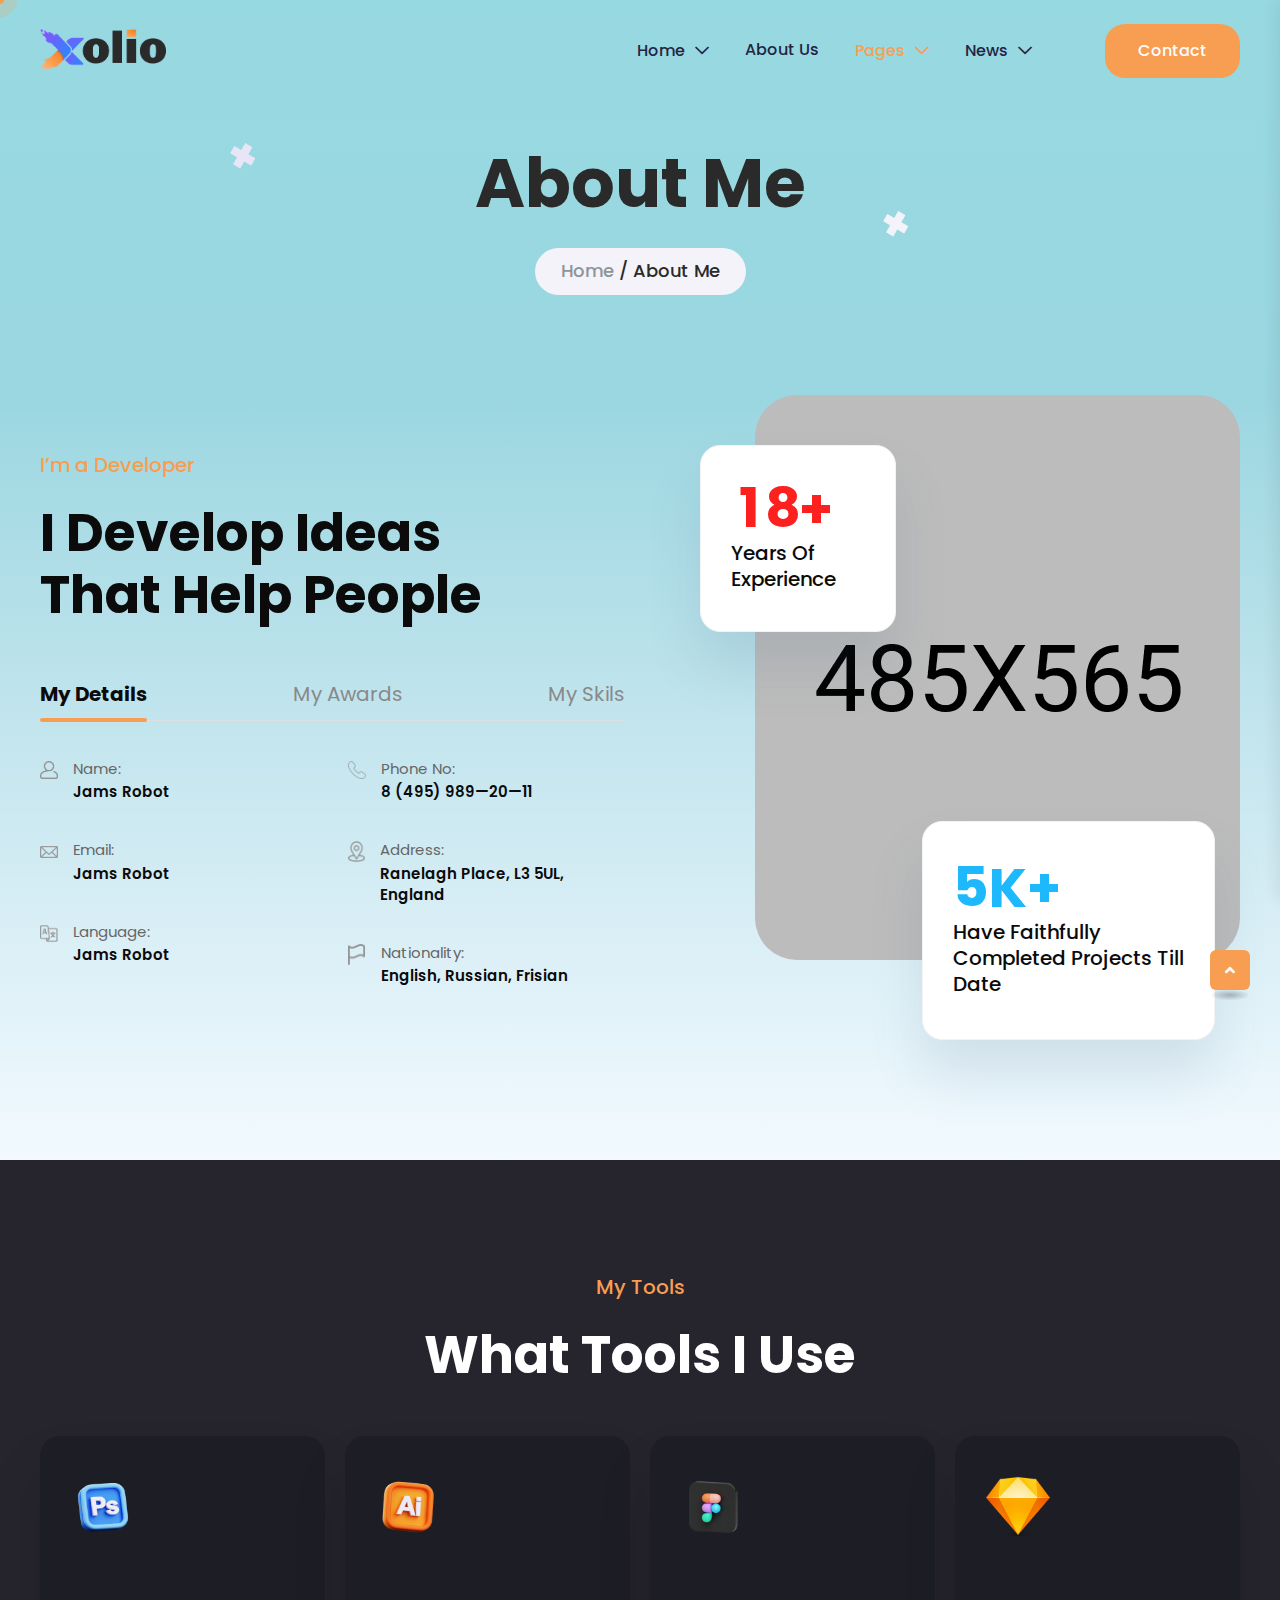
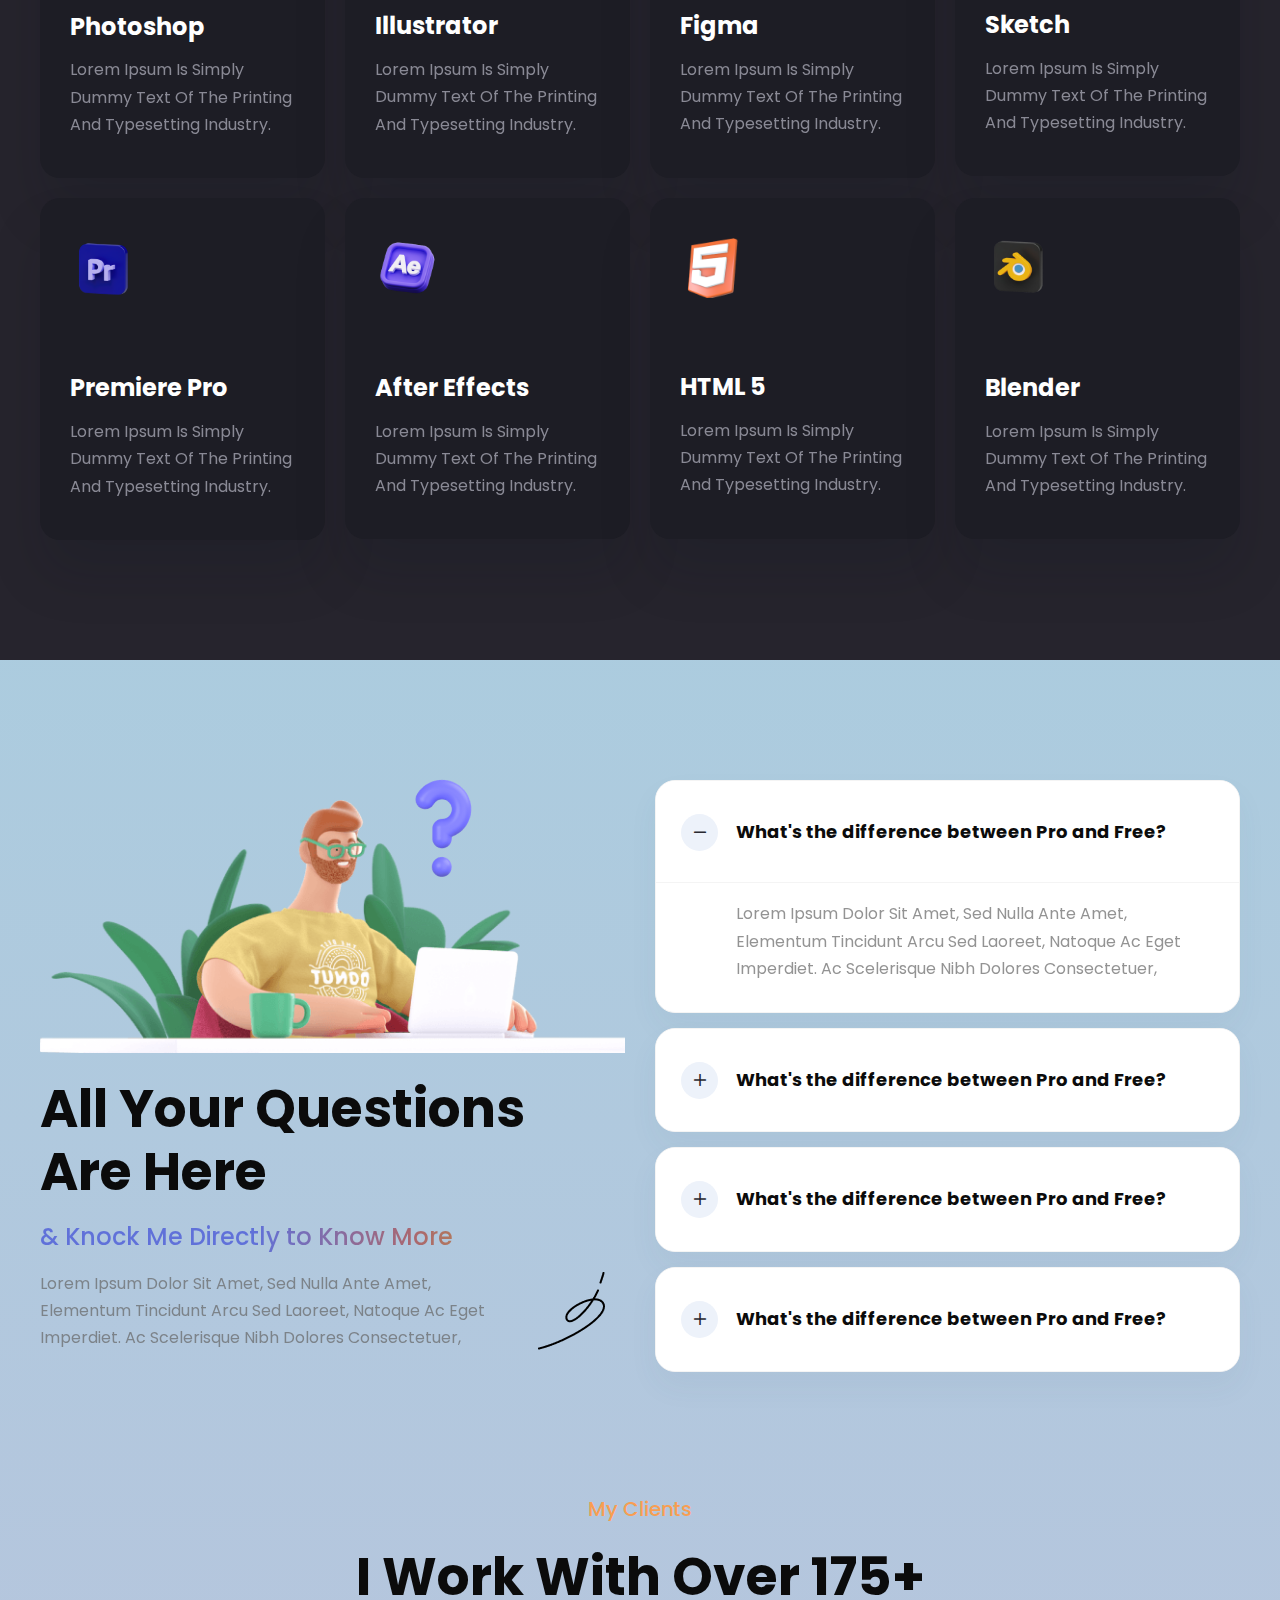
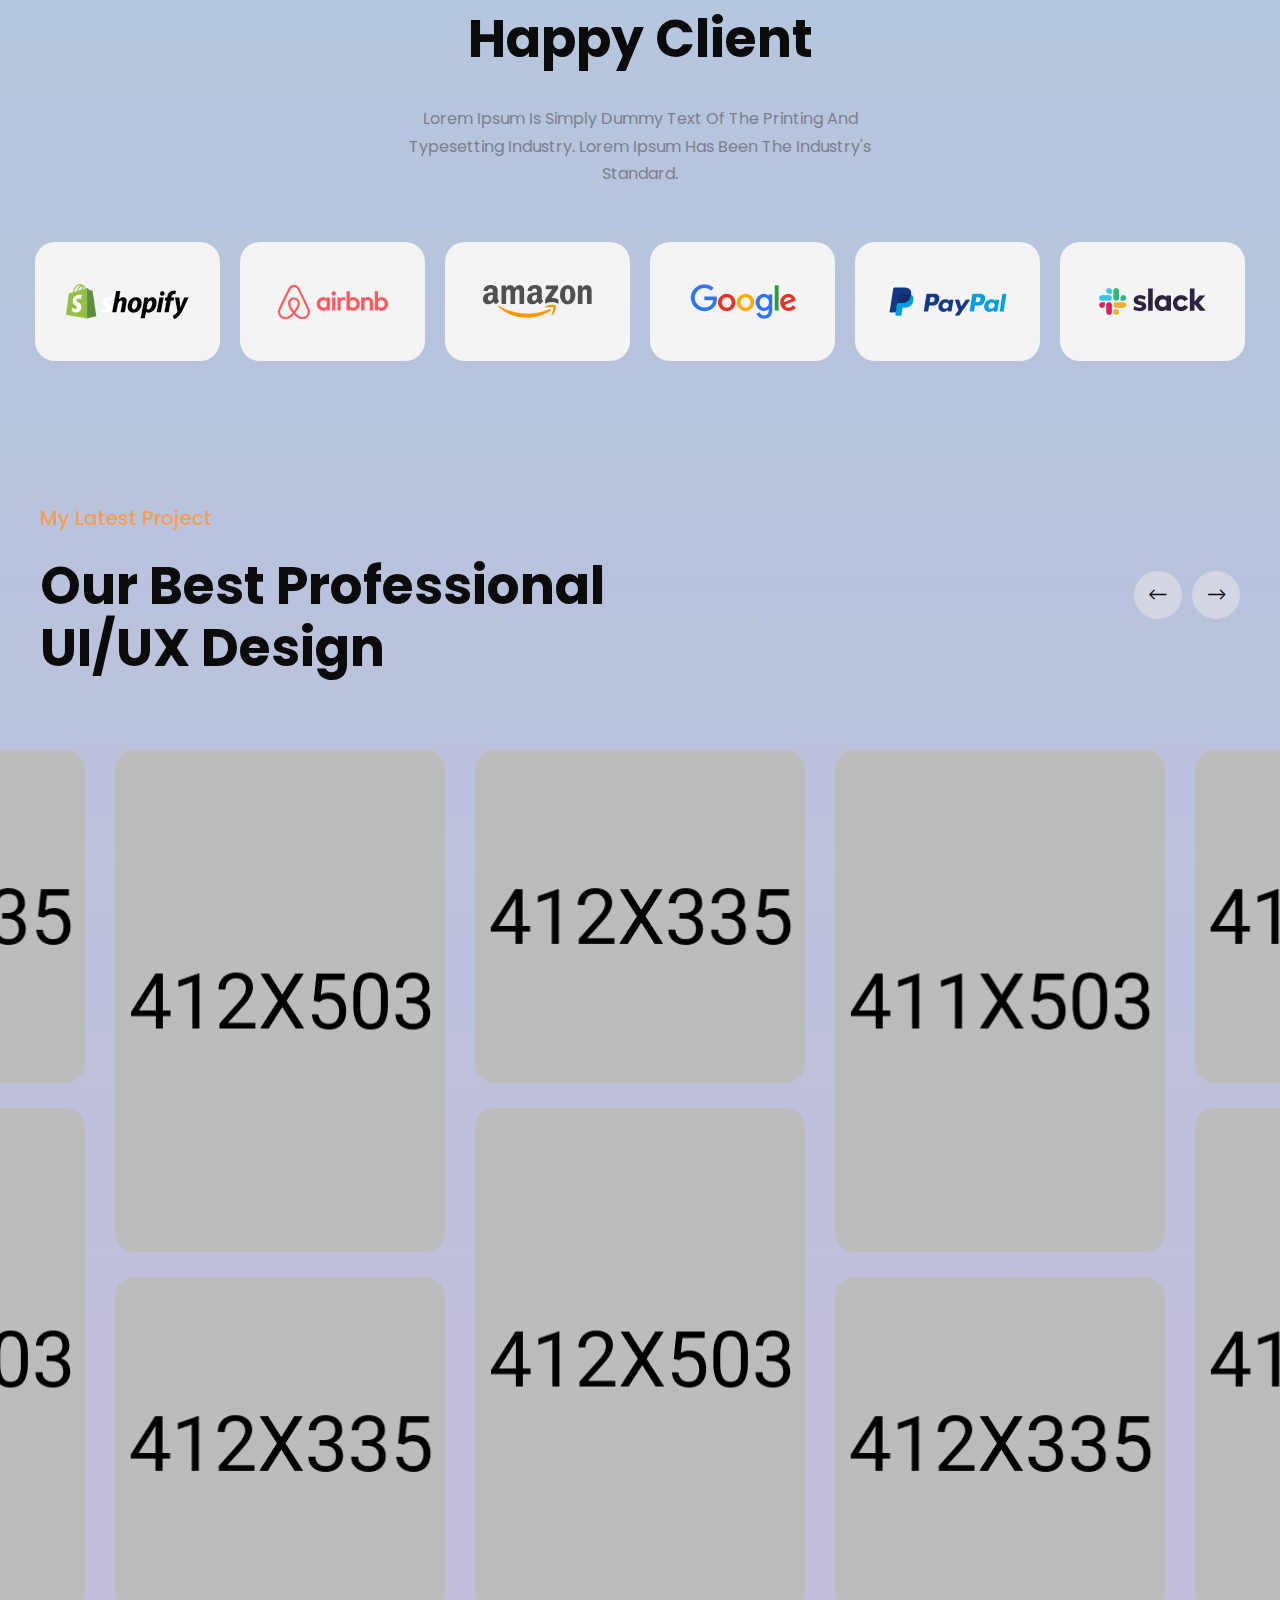
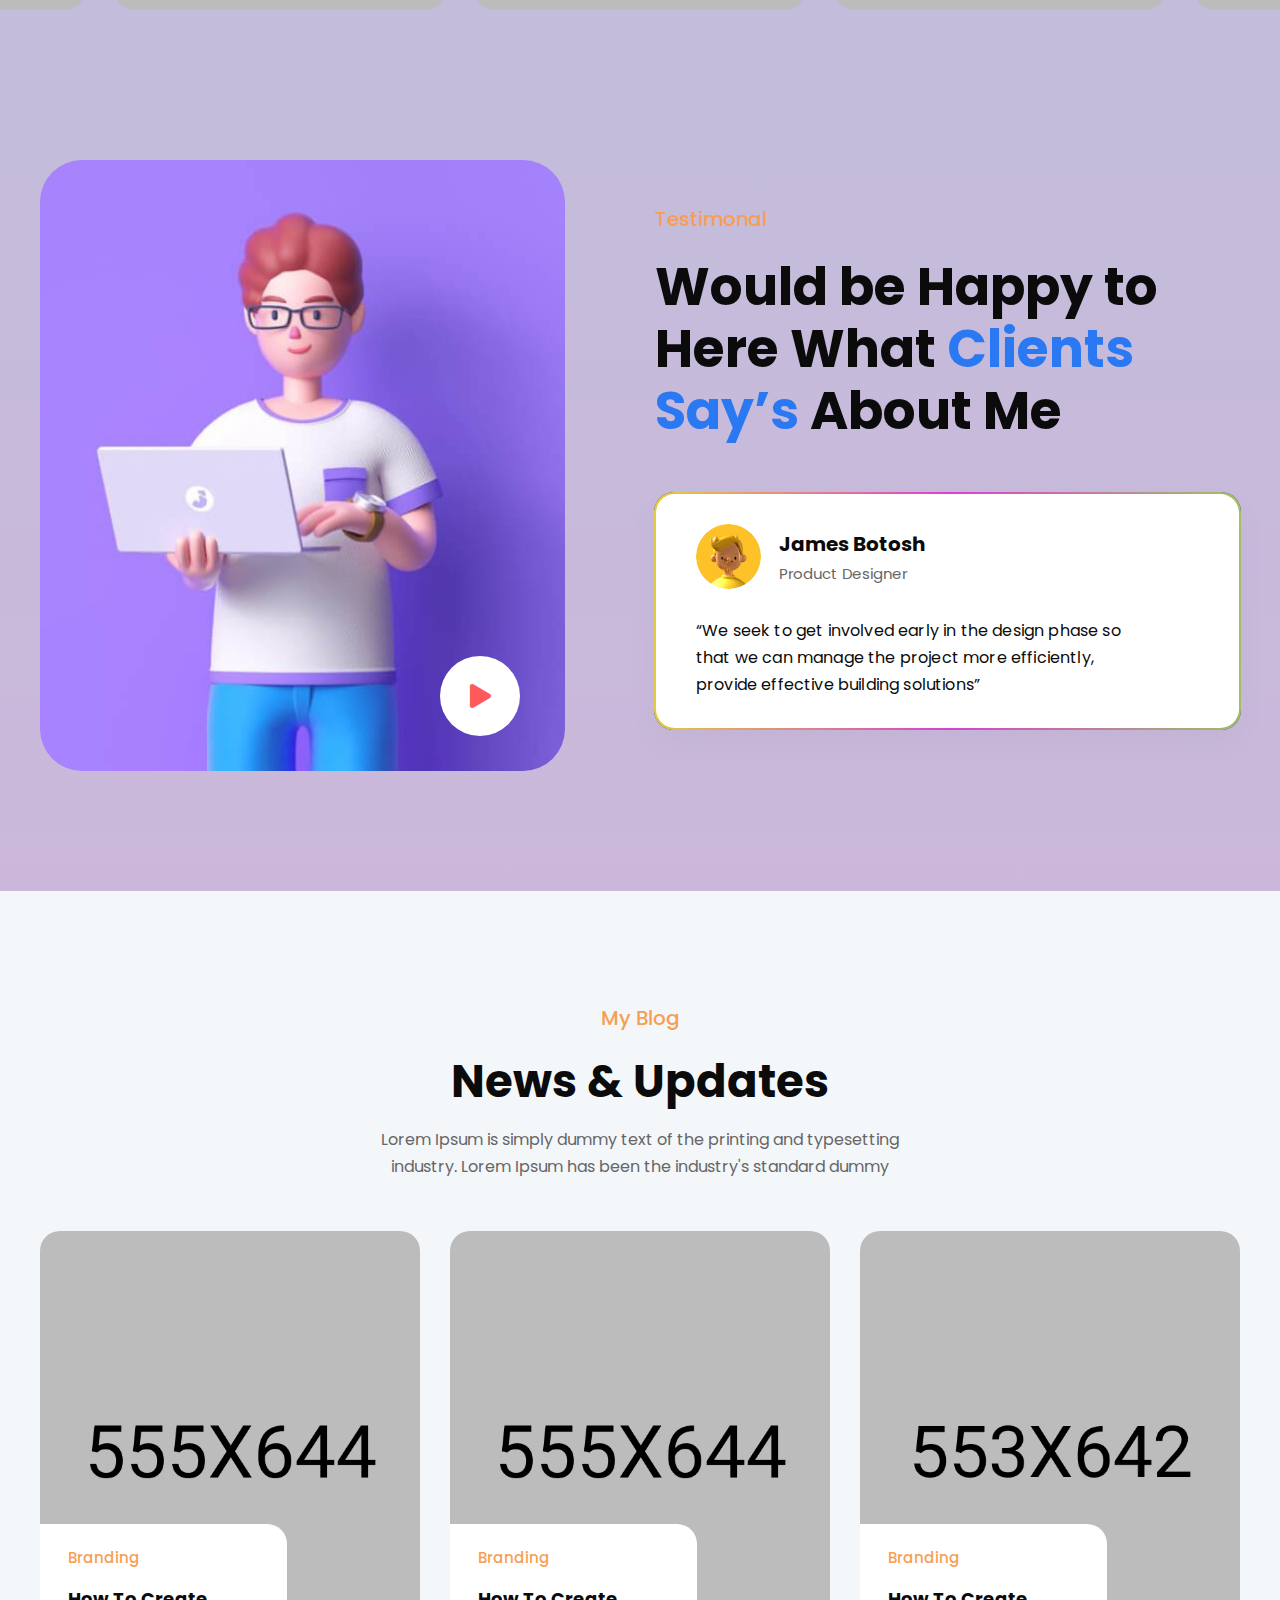
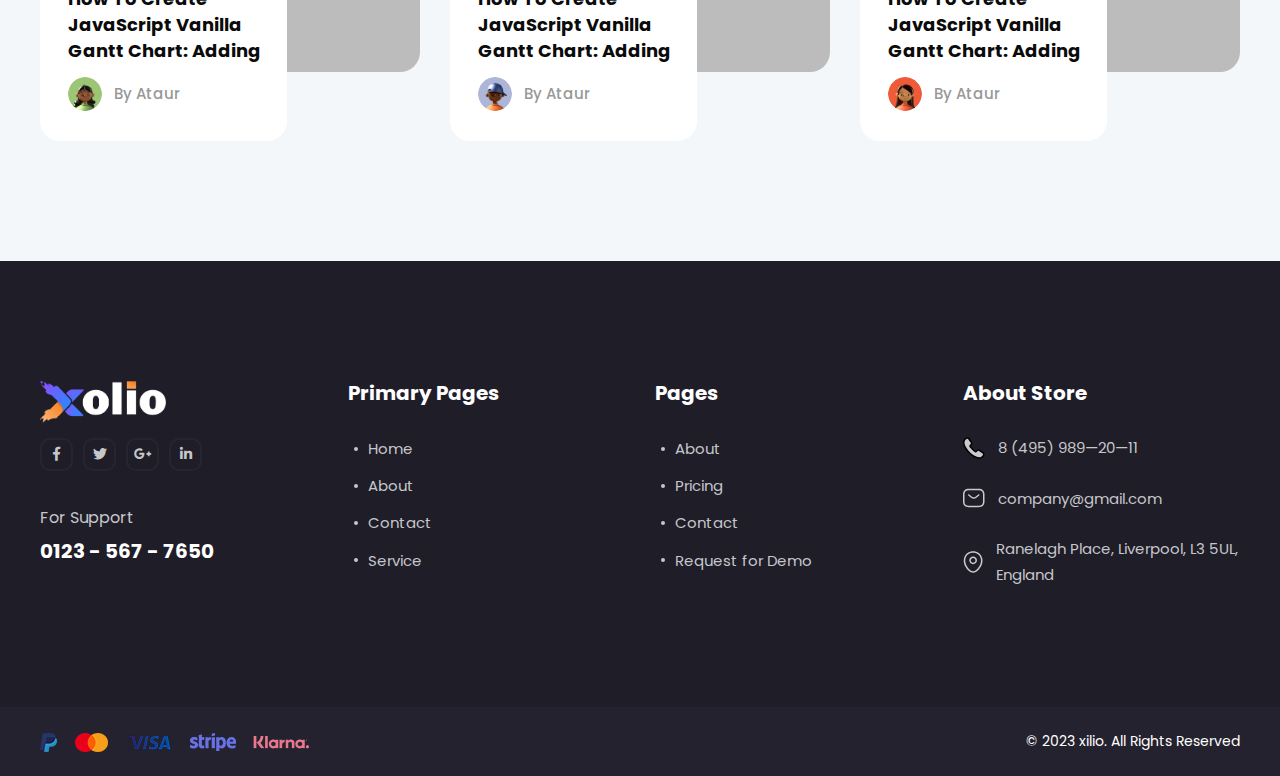
<file: about-me.html>
<!doctype html>
<html class="no-js" lang="en">
    <head>
        <meta charset="utf-8">
        <meta http-equiv="x-ua-compatible" content="ie=edge">
        <title>Xolio - Creative Agency HTML5 Template</title>
        <meta name="description" content="Xolio - Creative Agency Template">
        <meta name="viewport" content="width=device-width, initial-scale=1">

		<link rel="shortcut icon" type="image/x-icon" href="assets/img/favicon.png">
        <!-- Place favicon.ico in the root directory -->

        <!-- CSS here -->
        <link rel="stylesheet" href="assets/css/bootstrap.min.css">
        <link rel="stylesheet" href="assets/css/animate.min.css">
        <link rel="stylesheet" href="assets/css/magnific-popup.css">
        <link rel="stylesheet" href="assets/css/fontawesome-all.min.css">
        <link rel="stylesheet" href="assets/css/swiper-bundle.min.css">
        <link rel="stylesheet" href="assets/css/odometer.css">
        <link rel="stylesheet" href="assets/css/slick.css">
        <link rel="stylesheet" href="assets/css/default.css">
        <link rel="stylesheet" href="assets/css/style.css">
        <link rel="stylesheet" href="assets/css/responsive.css">
    </head>
    <body>

        <!--Preloader-->
        <div id="preloader">
            <div id="loader" class="loader">
                <div class="loader-container">
                    <div class="loader-icon"><img src="assets/img/preloader.png" alt="Xolio - Creative Agency HTML5 Template">
                    </div>
                </div>
            </div>
        </div>
        <!--Preloader-end -->

        <!-- Custom-cursor -->
        <div class="mouseCursor cursor-outer"></div>
        <div class="mouseCursor cursor-inner"><span>Drag</span></div>
        <!-- Custom-cursor-end -->

		<!-- Scroll-top -->
        <button class="scroll-top scroll-to-target" data-target="html">
            <i class="fas fa-angle-up"></i>
        </button>
        <!-- Scroll-top-end-->

        <!-- header-area -->
        <header>
            <div id="sticky-header" class="menu-area transparent-header">
                <div class="container">
                    <div class="row">
                        <div class="col-12">
                            <div class="mobile-nav-toggler"><i class="fas fa-bars"></i></div>
                            <div class="menu-wrap">
                                <nav class="menu-nav">
                                    <div class="logo">
                                        <a href="index.html"><img src="assets/img/logo/logo.png" alt="Logo"></a>
                                    </div>
                                    <div class="navbar-wrap main-menu d-none d-lg-flex">
                                        <ul class="navigation">
                                            <li class="menu-item-has-children"><a href="#">Home</a>
                                                <ul class="sub-menu">
                                                    <li><a href="index.html">Creative Agency</a></li>
                                                    <li><a href="index-2.html">Personal Portfolio</a></li>
                                                    <li><a href="index-3.html">Digital Agency</a></li>
                                                </ul>
                                            </li>
                                            <li><a href="about-us.html">About Us</a></li>
                                            <li class="active menu-item-has-children"><a href="#">pages</a>
                                                <ul class="sub-menu">
                                                    <li class="active"><a href="about-me.html">About Me</a></li>
                                                    <li><a href="team.html">Team Page</a></li>
                                                    <li><a href="team-details.html">Team Details</a></li>
                                                    <li><a href="project-details.html">Portfolio Details</a></li>
                                                    <li><a href="services-details.html">Services Details</a></li>
                                                    <li><a href="contact.html">Contact Us</a></li>
                                                </ul>
                                            </li>
                                            <li class="menu-item-has-children"><a href="#">News</a>
                                                <ul class="sub-menu">
                                                    <li><a href="blog.html">Our Blog</a></li>
                                                    <li><a href="blog-details.html">Blog Details</a></li>
                                                </ul>
                                            </li>
                                        </ul>
                                    </div>
                                    <div class="header-action">
                                        <ul class="list-wrap">
                                            <li class="header-btn"><a href="#!" class="btn">Contact <span></span></a></li>
                                        </ul>
                                    </div>
                                </nav>
                            </div>

                            <!-- Mobile Menu  -->
                            <div class="mobile-menu">
                                <nav class="menu-box">
                                    <div class="close-btn"><i class="fas fa-times"></i></div>
                                    <div class="nav-logo">
                                        <a href="index.html"><img src="assets/img/logo/logo.png" alt="Logo"></a>
                                    </div>
                                    <div class="menu-outer">
                                        <!--Here Menu Will Come Automatically Via Javascript / Same Menu as in Header-->
                                    </div>
                                    <div class="social-links">
                                        <ul class="clearfix list-wrap">
                                            <li><a href="#"><i class="fab fa-facebook-f"></i></a></li>
                                            <li><a href="#"><i class="fab fa-twitter"></i></a></li>
                                            <li><a href="#"><i class="fab fa-instagram"></i></a></li>
                                            <li><a href="#"><i class="fab fa-linkedin-in"></i></a></li>
                                            <li><a href="#"><i class="fab fa-youtube"></i></a></li>
                                        </ul>
                                    </div>
                                </nav>
                            </div>
                            <div class="menu-backdrop"></div>
                            <!-- End Mobile Menu -->

                        </div>
                    </div>
                </div>

                <!-- header-contact -->
                <div class="header-contact-wrap">
                    <div class="container">
                        <div class="row">
                            <div class="col-lg-8">
                                <div class="left-side-content">
                                    <h3 class="title">Contact</h3>
                                    <div class="row">
                                        <div class="col-xl-4 col-lg-5 col-md-6">
                                            <div class="contact-info-list">
                                                <ul class="list-wrap">
                                                    <li>
                                                        <div class="icon">
                                                            <svg viewBox="0 0 22 20" fill="none" xmlns="http://www.w3.org/2000/svg">
                                                                <path fill-rule="evenodd" clip-rule="evenodd"
                                                                    d="M1.5 6.5C1.5 4.89295 1.95538 3.86848 2.63534 3.2371C3.32535 2.59637 4.36497 2.25 5.75 2.25H15.75C17.135 2.25 18.1746 2.59637 18.8647 3.2371C19.5446 3.86848 20 4.89295 20 6.5V13.5C20 15.107 19.5446 16.1315 18.8647 16.7629C18.1746 17.4036 17.135 17.75 15.75 17.75H5.75C4.36497 17.75 3.32535 17.4036 2.63534 16.7629C1.95538 16.1315 1.5 15.107 1.5 13.5V6.5ZM5.75 0.75C4.13503 0.75 2.67465 1.15363 1.61466 2.1379C0.544615 3.13152 0 4.60705 0 6.5V13.5C0 15.393 0.544615 16.8685 1.61466 17.8621C2.67465 18.8464 4.13503 19.25 5.75 19.25H15.75C17.365 19.25 18.8254 18.8464 19.8853 17.8621C20.9554 16.8685 21.5 15.393 21.5 13.5V6.5C21.5 4.60705 20.9554 3.13152 19.8853 2.1379C18.8254 1.15363 17.365 0.75 15.75 0.75H5.75ZM16.2181 7.58602C16.5417 7.32751 16.5945 6.85558 16.336 6.53194C16.0775 6.20829 15.6056 6.15548 15.2819 6.41398L12.1529 8.91324L12.1525 8.91352C11.3961 9.51536 10.0946 9.51549 9.33799 8.91393L6.21898 6.41471C5.89574 6.1557 5.42373 6.20778 5.16471 6.53102C4.9057 6.85426 4.95778 7.32627 5.28102 7.58529L8.40101 10.0853L8.40286 10.0868C9.70626 11.1244 11.7837 11.1244 13.0871 10.0868L13.0881 10.086L16.2181 7.58602Z" />
                                                            </svg>
                                                        </div>
                                                        <div class="content">
                                                            <a href="mailto:company@gmail.com">company@gmail.com</a>
                                                        </div>
                                                    </li>
                                                    <li>
                                                        <div class="icon">
                                                            <svg viewBox="0 0 20 22" fill="none" xmlns="http://www.w3.org/2000/svg">
                                                                <path fill-rule="evenodd" clip-rule="evenodd"
                                                                    d="M2.48199 7.65591C3.37522 3.73032 6.71708 1.74769 10.1338 1.75C13.5508 1.75231 16.8905 3.73971 17.7791 7.66556L17.7791 7.6656C18.8362 12.3354 15.943 16.3756 13.2111 18.999L13.2097 19.0004C11.4913 20.659 8.77127 20.661 7.04076 18.9997C4.31866 16.3762 1.42493 12.3261 2.48199 7.65591ZM10.1348 0.250002C14.1154 0.252693 18.1706 2.60029 19.2421 7.33441C20.4848 12.8239 17.0589 17.3834 14.251 20.08C11.9497 22.3008 8.31046 22.2989 6.00106 20.0809L6.00012 20.08C3.20236 17.3836 -0.22362 12.8139 1.01908 7.32441L1.01926 7.32364C2.09618 2.58953 6.1542 0.247312 10.1348 0.250002ZM7.76166 9.30994C7.76166 8.00103 8.82274 6.93994 10.1317 6.93994C11.4406 6.93994 12.5017 8.00103 12.5017 9.30994C12.5017 10.6189 11.4406 11.6799 10.1317 11.6799C8.82274 11.6799 7.76166 10.6189 7.76166 9.30994ZM10.1317 5.43994C7.99432 5.43994 6.26166 7.1726 6.26166 9.30994C6.26166 11.4473 7.99432 13.1799 10.1317 13.1799C12.269 13.1799 14.0017 11.4473 14.0017 9.30994C14.0017 7.1726 12.269 5.43994 10.1317 5.43994Z" />
                                                            </svg>
                                                        </div>
                                                        <div class="content">
                                                            <span>Ranelagh Place, Liverpool, L3 5UL, England</span>
                                                        </div>
                                                    </li>
                                                    <li>
                                                        <div class="icon">
                                                            <svg viewBox="0 0 22 22" fill="none" xmlns="http://www.w3.org/2000/svg">
                                                                <path fill-rule="evenodd" clip-rule="evenodd"
                                                                    d="M1.5 11C1.5 5.89421 5.64421 1.75 10.75 1.75C15.8558 1.75 20 5.89421 20 11C20 16.1058 15.8558 20.25 10.75 20.25C5.64421 20.25 1.5 16.1058 1.5 11ZM10.75 0.25C4.81579 0.25 0 5.06579 0 11C0 16.9342 4.81579 21.75 10.75 21.75C16.6842 21.75 21.5 16.9342 21.5 11C21.5 5.06579 16.6842 0.25 10.75 0.25ZM11.1289 6.50977C11.1289 6.09555 10.7931 5.75977 10.3789 5.75977C9.96469 5.75977 9.62891 6.09555 9.62891 6.50977V10.6098C9.62891 11.0862 9.79027 11.5637 10.0149 11.9576C10.2393 12.3511 10.5673 12.7322 10.9755 12.9744L10.9766 12.975L14.0746 14.8238C14.4303 15.0361 14.8907 14.9198 15.1029 14.5641C15.3152 14.2084 15.1989 13.748 14.8432 13.5357L11.7433 11.6857L11.7413 11.6845C11.6099 11.6067 11.4483 11.4431 11.3179 11.2145C11.1875 10.9859 11.1289 10.7633 11.1289 10.6098V6.50977Z" />
                                                            </svg>
                                                        </div>
                                                        <div class="content">
                                                            <span>7 Days a week <br> from 10-00 am to 6-00 pm</span>
                                                        </div>
                                                    </li>
                                                </ul>
                                                <div class="lats-chat">
                                                    <a href="contact.html">Lat’s Chat</a>
                                                </div>
                                            </div>
                                        </div>
                                        <div class="col-xl-8 col-lg-7 col-md-6">
                                            <div class="our-best-project">
                                                <div class="content">
                                                    <h4 class="title">One of Our <span>Best Ongoing</span> Projects</h4>
                                                    <a href="project-details.html" class="btn">Details <span></span></a>
                                                </div>
                                                <div class="thumb">
                                                    <img src="assets/img/images/our_project_img.png" alt="">
                                                </div>
                                            </div>
                                        </div>
                                    </div>
                                </div>
                            </div>
                            <div class="col-lg-4">
                                <div class="customer-support-wrap">
                                    <h4 class="title">Customer Support</h4>
                                    <div class="customer-support-content">
                                        <div class="content-top">
                                            <img src="assets/img/images/support_img.png" alt="">
                                            <h4 class="title">Need Help Choosing a Plan?</h4>
                                        </div>
                                        <p>We offer solutions for businesses of all sizes. For questions about our plans and products,,
                                            contact our team of experts. <a href="contact.html">Get in touch</a></p>
                                    </div>
                                    <div class="content-bottom">
                                        <a href="contact.html">Support</a>
                                        <a href="contact.html">Documentation</a>
                                    </div>
                                </div>
                            </div>
                        </div>
                    </div>
                </div>
                <div class="body-contact-overlay"></div>
                <!-- header-contact-end -->
            </div>
        </header>
        <!-- header-area-end -->



        <!-- main-area -->
        <main>

            <!-- breadcrumb-area -->
            <section class="breadcrumb-area about-me-breadcrumb pt-175 pb-110">
                <div class="container">
                    <div class="row">
                        <div class="col-12">
                            <div class="breadcrumb-content">
                                <h2 class="title">About Me</h2>
                                <nav aria-label="breadcrumb">
                                    <ol class="breadcrumb">
                                        <li class="breadcrumb-item"><a href="index.html">Home</a></li>
                                        <li class="breadcrumb-item active" aria-current="page">About Me</li>
                                    </ol>
                                </nav>
                            </div>
                        </div>
                    </div>
                </div>
                <div class="breadcrumb-shape-wrap">
                    <img src="assets/img/images/breadcrumb_shape01.png" alt="">
                    <img src="assets/img/images/breadcrumb_shape02.png" alt="">
                </div>
            </section>
            <!-- breadcrumb-area-end -->

            <!-- developr-area -->
            <section class="developr-area pb-120">
                <div class="container">
                    <div class="row align-items-center justify-content-center">
                        <div class="col-lg-6 col-md-9 order-0 order-lg-2">
                            <div class="developr-img">
                                <img src="assets/img/images/developer_img.png" alt="">
                                <div class="work-experience-wrap">
                                    <h2 class="count"><span class="odometer" data-count="18"></span>+</h2>
                                    <p>Years Of Experience</p>
                                </div>
                                <div class="project-completed-wrap">
                                    <h2 class="count"><span class="odometer" data-count="5"></span>K+</h2>
                                    <p>Have Faithfully Completed Projects Till Date</p>
                                </div>
                            </div>
                        </div>
                        <div class="col-lg-6">
                            <div class="developr-content">
                                <div class="section-title title-style-two mb-50">
                                    <span class="sub-title">I’m a Developer</span>
                                    <h2 class="title">I Develop Ideas <br> That Help People</h2>
                                </div>
                                <ul class="nav nav-tabs" id="myTab" role="tablist">
                                    <li class="nav-item" role="presentation">
                                        <button class="nav-link active" id="details-tab" data-bs-toggle="tab" data-bs-target="#details-tab-pane" type="button" role="tab" aria-controls="details-tab-pane" aria-selected="true">My Details</button>
                                    </li>
                                    <li class="nav-item" role="presentation">
                                        <button class="nav-link" id="awards-tab" data-bs-toggle="tab" data-bs-target="#awards-tab-pane" type="button" role="tab" aria-controls="awards-tab-pane" aria-selected="false">My Awards</button>
                                    </li>
                                    <li class="nav-item" role="presentation">
                                        <button class="nav-link" id="skils-tab" data-bs-toggle="tab" data-bs-target="#skils-tab-pane" type="button"
                                            role="tab" aria-controls="skils-tab-pane" aria-selected="false">My Skils</button>
                                    </li>
                                </ul>
                                <div class="tab-content" id="myTabContent">
                                    <div class="tab-pane fade show active" id="details-tab-pane" role="tabpanel" aria-labelledby="details-tab" tabindex="0">
                                        <div class="developer-info-wrap">
                                            <div class="row">
                                                <div class="col-md-6">
                                                    <ul class="list-wrap">
                                                        <li>
                                                            <div class="icon">
                                                                <img src="assets/img/icon/developer_icon01.png" alt="">
                                                            </div>
                                                            <div class="content">
                                                                <span>Name:</span>
                                                                <p>Jams Robot</p>
                                                            </div>
                                                        </li>
                                                        <li>
                                                            <div class="icon">
                                                                <img src="assets/img/icon/developer_icon02.png" alt="">
                                                            </div>
                                                            <div class="content">
                                                                <span>Email:</span>
                                                                <p>Jams Robot</p>
                                                            </div>
                                                        </li>
                                                        <li>
                                                            <div class="icon">
                                                                <img src="assets/img/icon/developer_icon03.png" alt="">
                                                            </div>
                                                            <div class="content">
                                                                <span>Language:</span>
                                                                <p>Jams Robot</p>
                                                            </div>
                                                        </li>
                                                    </ul>
                                                </div>
                                                <div class="col-md-6">
                                                    <ul class="list-wrap">
                                                        <li>
                                                            <div class="icon">
                                                                <img src="assets/img/icon/developer_icon04.png" alt="">
                                                            </div>
                                                            <div class="content">
                                                                <span>Phone No:</span>
                                                                <p>8 (495) 989—20—11</p>
                                                            </div>
                                                        </li>
                                                        <li>
                                                            <div class="icon">
                                                                <img src="assets/img/icon/developer_icon05.png" alt="">
                                                            </div>
                                                            <div class="content">
                                                                <span>Address:</span>
                                                                <p>Ranelagh Place, L3 5UL, England</p>
                                                            </div>
                                                        </li>
                                                        <li>
                                                            <div class="icon">
                                                                <img src="assets/img/icon/developer_icon06.png" alt="">
                                                            </div>
                                                            <div class="content">
                                                                <span>Nationality:</span>
                                                                <p>English, Russian, Frisian</p>
                                                            </div>
                                                        </li>
                                                    </ul>
                                                </div>
                                            </div>
                                        </div>
                                    </div>
                                    <div class="tab-pane fade" id="awards-tab-pane" role="tabpanel" aria-labelledby="awards-tab" tabindex="0">
                                        <div class="developer-info-wrap">
                                            <div class="row">
                                                <div class="col-md-6">
                                                    <ul class="list-wrap">
                                                        <li>
                                                            <div class="icon">
                                                                <img src="assets/img/icon/developer_icon01.png" alt="">
                                                            </div>
                                                            <div class="content">
                                                                <span>Name:</span>
                                                                <p>Jams Robot</p>
                                                            </div>
                                                        </li>
                                                        <li>
                                                            <div class="icon">
                                                                <img src="assets/img/icon/developer_icon02.png" alt="">
                                                            </div>
                                                            <div class="content">
                                                                <span>Email:</span>
                                                                <p>Jams Robot</p>
                                                            </div>
                                                        </li>
                                                        <li>
                                                            <div class="icon">
                                                                <img src="assets/img/icon/developer_icon03.png" alt="">
                                                            </div>
                                                            <div class="content">
                                                                <span>Language:</span>
                                                                <p>Jams Robot</p>
                                                            </div>
                                                        </li>
                                                    </ul>
                                                </div>
                                                <div class="col-md-6">
                                                    <ul class="list-wrap">
                                                        <li>
                                                            <div class="icon">
                                                                <img src="assets/img/icon/developer_icon04.png" alt="">
                                                            </div>
                                                            <div class="content">
                                                                <span>Phone No:</span>
                                                                <p>8 (495) 989—20—11</p>
                                                            </div>
                                                        </li>
                                                        <li>
                                                            <div class="icon">
                                                                <img src="assets/img/icon/developer_icon05.png" alt="">
                                                            </div>
                                                            <div class="content">
                                                                <span>Address:</span>
                                                                <p>Ranelagh Place, L3 5UL, England</p>
                                                            </div>
                                                        </li>
                                                        <li>
                                                            <div class="icon">
                                                                <img src="assets/img/icon/developer_icon06.png" alt="">
                                                            </div>
                                                            <div class="content">
                                                                <span>Nationality:</span>
                                                                <p>English, Russian, Frisian</p>
                                                            </div>
                                                        </li>
                                                    </ul>
                                                </div>
                                            </div>
                                        </div>
                                    </div>
                                    <div class="tab-pane fade" id="skils-tab-pane" role="tabpanel" aria-labelledby="skils-tab" tabindex="0">
                                        <div class="developer-info-wrap">
                                            <div class="row">
                                                <div class="col-md-6">
                                                    <ul class="list-wrap">
                                                        <li>
                                                            <div class="icon">
                                                                <img src="assets/img/icon/developer_icon01.png" alt="">
                                                            </div>
                                                            <div class="content">
                                                                <span>Name:</span>
                                                                <p>Jams Robot</p>
                                                            </div>
                                                        </li>
                                                        <li>
                                                            <div class="icon">
                                                                <img src="assets/img/icon/developer_icon02.png" alt="">
                                                            </div>
                                                            <div class="content">
                                                                <span>Email:</span>
                                                                <p>Jams Robot</p>
                                                            </div>
                                                        </li>
                                                        <li>
                                                            <div class="icon">
                                                                <img src="assets/img/icon/developer_icon03.png" alt="">
                                                            </div>
                                                            <div class="content">
                                                                <span>Language:</span>
                                                                <p>Jams Robot</p>
                                                            </div>
                                                        </li>
                                                    </ul>
                                                </div>
                                                <div class="col-md-6">
                                                    <ul class="list-wrap">
                                                        <li>
                                                            <div class="icon">
                                                                <img src="assets/img/icon/developer_icon04.png" alt="">
                                                            </div>
                                                            <div class="content">
                                                                <span>Phone No:</span>
                                                                <p>8 (495) 989—20—11</p>
                                                            </div>
                                                        </li>
                                                        <li>
                                                            <div class="icon">
                                                                <img src="assets/img/icon/developer_icon05.png" alt="">
                                                            </div>
                                                            <div class="content">
                                                                <span>Address:</span>
                                                                <p>Ranelagh Place, L3 5UL, England</p>
                                                            </div>
                                                        </li>
                                                        <li>
                                                            <div class="icon">
                                                                <img src="assets/img/icon/developer_icon06.png" alt="">
                                                            </div>
                                                            <div class="content">
                                                                <span>Nationality:</span>
                                                                <p>English, Russian, Frisian</p>
                                                            </div>
                                                        </li>
                                                    </ul>
                                                </div>
                                            </div>
                                        </div>
                                    </div>
                                </div>
                            </div>
                        </div>
                    </div>
                </div>
            </section>
            <!-- developr-area-end -->

            <!-- tools-area -->
            <section class="tools-area">
                <div class="container">
                    <div class="row justify-content-center">
                        <div class="col-lg-6">
                            <div class="section-title title-style-two white-title text-center mb-50">
                                <span class="sub-title">My Tools</span>
                                <h2 class="title">What Tools I Use</h2>
                            </div>
                        </div>
                    </div>
                    <div class="tools-item-wrap">
                        <div class="row justify-content-center">
                            <div class="col-xl-3 col-lg-4 col-md-6 col-sm-8">
                                <div class="tools-item">
                                    <div class="tools-icon">
                                        <img src="assets/img/icon/tools_icon01.png" alt="">
                                    </div>
                                    <div class="tools-content">
                                        <h3 class="title">Photoshop</h3>
                                        <p>Lorem Ipsum is simply dummy text of the printing and typesetting industry.</p>
                                    </div>
                                </div>
                            </div>
                            <div class="col-xl-3 col-lg-4 col-md-6 col-sm-8">
                                <div class="tools-item">
                                    <div class="tools-icon">
                                        <img src="assets/img/icon/tools_icon02.png" alt="">
                                    </div>
                                    <div class="tools-content">
                                        <h3 class="title">Illustrator</h3>
                                        <p>Lorem Ipsum is simply dummy text of the printing and typesetting industry.</p>
                                    </div>
                                </div>
                            </div>
                            <div class="col-xl-3 col-lg-4 col-md-6 col-sm-8">
                                <div class="tools-item">
                                    <div class="tools-icon">
                                        <img src="assets/img/icon/tools_icon03.png" alt="">
                                    </div>
                                    <div class="tools-content">
                                        <h3 class="title">Figma</h3>
                                        <p>Lorem Ipsum is simply dummy text of the printing and typesetting industry.</p>
                                    </div>
                                </div>
                            </div>
                            <div class="col-xl-3 col-lg-4 col-md-6 col-sm-8">
                                <div class="tools-item">
                                    <div class="tools-icon">
                                        <img src="assets/img/icon/tools_icon04.png" alt="">
                                    </div>
                                    <div class="tools-content">
                                        <h3 class="title">Sketch</h3>
                                        <p>Lorem Ipsum is simply dummy text of the printing and typesetting industry.</p>
                                    </div>
                                </div>
                            </div>
                            <div class="col-xl-3 col-lg-4 col-md-6 col-sm-8">
                                <div class="tools-item">
                                    <div class="tools-icon">
                                        <img src="assets/img/icon/tools_icon05.png" alt="">
                                    </div>
                                    <div class="tools-content">
                                        <h3 class="title">Premiere Pro</h3>
                                        <p>Lorem Ipsum is simply dummy text of the printing and typesetting industry.</p>
                                    </div>
                                </div>
                            </div>
                            <div class="col-xl-3 col-lg-4 col-md-6 col-sm-8">
                                <div class="tools-item">
                                    <div class="tools-icon">
                                        <img src="assets/img/icon/tools_icon06.png" alt="">
                                    </div>
                                    <div class="tools-content">
                                        <h3 class="title">After Effects</h3>
                                        <p>Lorem Ipsum is simply dummy text of the printing and typesetting industry.</p>
                                    </div>
                                </div>
                            </div>
                            <div class="col-xl-3 col-lg-4 col-md-6 col-sm-8">
                                <div class="tools-item">
                                    <div class="tools-icon">
                                        <img src="assets/img/icon/tools_icon07.png" alt="">
                                    </div>
                                    <div class="tools-content">
                                        <h3 class="title">HTML 5</h3>
                                        <p>Lorem Ipsum is simply dummy text of the printing and typesetting industry.</p>
                                    </div>
                                </div>
                            </div>
                            <div class="col-xl-3 col-lg-4 col-md-6 col-sm-8">
                                <div class="tools-item">
                                    <div class="tools-icon">
                                        <img src="assets/img/icon/tools_icon08.png" alt="">
                                    </div>
                                    <div class="tools-content">
                                        <h3 class="title">Blender</h3>
                                        <p>Lorem Ipsum is simply dummy text of the printing and typesetting industry.</p>
                                    </div>
                                </div>
                            </div>
                        </div>
                    </div>
                </div>
            </section>
            <!-- tools-area-end -->

            <!-- faq-area -->
            <section class="faq-area pt-120">
                <div class="container">
                    <div class="row align-items-center">
                        <div class="col-lg-6">
                            <div class="faq-img">
                                <img src="assets/img/images/faq_img.png" alt="">
                                <img src="assets/img/images/faq_img02.png" alt="">
                            </div>
                            <div class="faq-content">
                                <div class="section-title title-style-two mb-20">
                                    <h2 class="title">All Your Questions <br> Are Here</h2>
                                </div>
                                <h3 class="title-two">& Knock Me Directly to Know More</h3>
                                <p>Lorem ipsum dolor sit amet, sed nulla ante amet, elementum tincidunt arcu sed laoreet, natoque ac eget imperdiet. Ac scelerisque nibh dolores consectetuer,</p>
                            </div>
                        </div>
                        <div class="col-lg-6">
                            <div class="accordion faq-wrap" id="accordionExample">
                                <div class="accordion-item">
                                    <h2 class="accordion-header" id="headingOne">
                                        <button class="accordion-button" type="button" data-bs-toggle="collapse" data-bs-target="#collapseOne"
                                            aria-expanded="true" aria-controls="collapseOne">
                                            What's the difference between Pro and Free?
                                        </button>
                                    </h2>
                                    <div id="collapseOne" class="accordion-collapse collapse show" aria-labelledby="headingOne"
                                        data-bs-parent="#accordionExample">
                                        <div class="accordion-body">
                                            <p>Lorem ipsum dolor sit amet, sed nulla ante amet, elementum tincidunt arcu sed laoreet, natoque ac eget imperdiet. Ac scelerisque nibh dolores consectetuer,</p>
                                        </div>
                                    </div>
                                </div>
                                <div class="accordion-item">
                                    <h2 class="accordion-header" id="headingTwo">
                                        <button class="accordion-button collapsed" type="button" data-bs-toggle="collapse"
                                            data-bs-target="#collapseTwo" aria-expanded="false" aria-controls="collapseTwo">
                                            What's the difference between Pro and Free?
                                        </button>
                                    </h2>
                                    <div id="collapseTwo" class="accordion-collapse collapse" aria-labelledby="headingTwo"
                                        data-bs-parent="#accordionExample">
                                        <div class="accordion-body">
                                            <p>Lorem ipsum dolor sit amet, sed nulla ante amet, elementum tincidunt arcu sed laoreet, natoque ac eget imperdiet. Ac scelerisque nibh dolores consectetuer,</p>
                                        </div>
                                    </div>
                                </div>
                                <div class="accordion-item">
                                    <h2 class="accordion-header" id="headingThree">
                                        <button class="accordion-button collapsed" type="button" data-bs-toggle="collapse"
                                            data-bs-target="#collapseThree" aria-expanded="false" aria-controls="collapseThree">
                                            What's the difference between Pro and Free?
                                        </button>
                                    </h2>
                                    <div id="collapseThree" class="accordion-collapse collapse" aria-labelledby="headingThree"
                                        data-bs-parent="#accordionExample">
                                        <div class="accordion-body">
                                            <p>Lorem ipsum dolor sit amet, sed nulla ante amet, elementum tincidunt arcu sed laoreet, natoque ac eget imperdiet. Ac scelerisque nibh dolores consectetuer,</p>
                                        </div>
                                    </div>
                                </div>
                                <div class="accordion-item">
                                    <h2 class="accordion-header" id="headingFour">
                                        <button class="accordion-button collapsed" type="button" data-bs-toggle="collapse"
                                            data-bs-target="#collapseFour" aria-expanded="false" aria-controls="collapseFour">
                                            What's the difference between Pro and Free?
                                        </button>
                                    </h2>
                                    <div id="collapseFour" class="accordion-collapse collapse" aria-labelledby="headingFour"
                                        data-bs-parent="#accordionExample">
                                        <div class="accordion-body">
                                            <p>Lorem ipsum dolor sit amet, sed nulla ante amet, elementum tincidunt arcu sed laoreet, natoque ac eget imperdiet. Ac scelerisque nibh dolores consectetuer,</p>
                                        </div>
                                    </div>
                                </div>
                            </div>
                        </div>
                    </div>
                </div>
                <div class="faq-shape-wrap">
                    <img src="assets/img/images/faq_shape.png" alt="">
                </div>
            </section>
            <!-- faq-area-end -->

            <!-- client-area -->
            <section class="client-area pt-120">
                <div class="container">
                    <div class="row justify-content-center">
                        <div class="col-xl-6 col-lg-8">
                            <div class="section-title title-style-two text-center mb-55">
                                <span class="sub-title">My Clients</span>
                                <h2 class="title">I Work With Over 175+ Happy Client</h2>
                                <p>Lorem Ipsum is simply dummy text of the printing and typesetting industry. Lorem Ipsum has been the industry's standard.</p>
                            </div>
                        </div>
                    </div>
                    <div class="row brand-active">
                        <div class="col-12">
                            <div class="brand-item">
                                <img src="assets/img/brand/h3_brand_img01.png" alt="">
                            </div>
                        </div>
                        <div class="col-12">
                            <div class="brand-item">
                                <img src="assets/img/brand/h3_brand_img02.png" alt="">
                            </div>
                        </div>
                        <div class="col-12">
                            <div class="brand-item">
                                <img src="assets/img/brand/h3_brand_img03.png" alt="">
                            </div>
                        </div>
                        <div class="col-12">
                            <div class="brand-item">
                                <img src="assets/img/brand/h3_brand_img04.png" alt="">
                            </div>
                        </div>
                        <div class="col-12">
                            <div class="brand-item">
                                <img src="assets/img/brand/h3_brand_img05.png" alt="">
                            </div>
                        </div>
                        <div class="col-12">
                            <div class="brand-item">
                                <img src="assets/img/brand/h3_brand_img06.png" alt="">
                            </div>
                        </div>
                    </div>
                </div>
            </section>
            <!-- client-area-end -->

            <!-- project-area -->
            <section class="inner-projcet-area-two pt-140 pb-125">
                <div class="container">
                    <div class="row align-items-center">
                        <div class="col-md-8">
                            <div class="section-title title-style-two mb-70">
                                <span class="sub-title">My Latest Project</span>
                                <h2 class="title">Our Best Professional <br> UI/UX Design</h2>
                            </div>
                        </div>
                        <div class="col-md-4">
                            <div class="inner-project-nav"></div>
                        </div>
                    </div>
                </div>
                <div class="container-fulid p-0">
                    <div class="inner-projcet-wrap-two">
                        <div class="row g-0 inner-project-active">
                            <div class="col-lg-4">
                                <div class="inner-project-item horizoital-item">
                                    <div class="inner-project-thumb">
                                        <a href="project-details.html"><img src="assets/img/project/inner_two_project01.jpg" alt=""></a>
                                    </div>
                                    <div class="inner-project-content">
                                        <h3 class="title"><a href="project-details.html">Motion Design</a></h3>
                                        <p>Lorem Ipsum is simply</p>
                                    </div>
                                </div>
                                <div class="inner-project-item vertical-item">
                                    <div class="inner-project-thumb">
                                        <a href="project-details.html"><img src="assets/img/project/inner_two_project02.jpg" alt=""></a>
                                    </div>
                                    <div class="inner-project-content">
                                        <h3 class="title"><a href="project-details.html">Motion Design</a></h3>
                                        <p>Lorem Ipsum is simply</p>
                                    </div>
                                </div>
                            </div>
                            <div class="col-lg-4">
                                <div class="inner-project-item horizoital-item">
                                    <div class="inner-project-thumb">
                                        <a href="project-details.html"><img src="assets/img/project/inner_two_project04.jpg" alt=""></a>
                                    </div>
                                    <div class="inner-project-content">
                                        <h3 class="title"><a href="project-details.html">Motion Design</a></h3>
                                        <p>Lorem Ipsum is simply</p>
                                    </div>
                                </div>
                                <div class="inner-project-item vertical-item">
                                    <div class="inner-project-thumb">
                                        <a href="project-details.html"><img src="assets/img/project/inner_two_project03.jpg" alt=""></a>
                                    </div>
                                    <div class="inner-project-content">
                                        <h3 class="title"><a href="project-details.html">Motion Design</a></h3>
                                        <p>Lorem Ipsum is simply</p>
                                    </div>
                                </div>
                            </div>
                            <div class="col-lg-4">
                                <div class="inner-project-item horizoital-item">
                                    <div class="inner-project-thumb">
                                        <a href="project-details.html"><img src="assets/img/project/inner_two_project05.jpg" alt=""></a>
                                    </div>
                                    <div class="inner-project-content">
                                        <h3 class="title"><a href="project-details.html">Motion Design</a></h3>
                                        <p>Lorem Ipsum is simply</p>
                                    </div>
                                </div>
                                <div class="inner-project-item vertical-item">
                                    <div class="inner-project-thumb">
                                        <a href="project-details.html"><img src="assets/img/project/inner_two_project06.jpg" alt=""></a>
                                    </div>
                                    <div class="inner-project-content">
                                        <h3 class="title"><a href="project-details.html">Motion Design</a></h3>
                                        <p>Lorem Ipsum is simply</p>
                                    </div>
                                </div>
                            </div>
                            <div class="col-lg-4">
                                <div class="inner-project-item horizoital-item">
                                    <div class="inner-project-thumb">
                                        <a href="project-details.html"><img src="assets/img/project/inner_two_project08.jpg" alt=""></a>
                                    </div>
                                    <div class="inner-project-content">
                                        <h3 class="title"><a href="project-details.html">Motion Design</a></h3>
                                        <p>Lorem Ipsum is simply</p>
                                    </div>
                                </div>
                                <div class="inner-project-item vertical-item">
                                    <div class="inner-project-thumb">
                                        <a href="project-details.html"><img src="assets/img/project/inner_two_project07.jpg" alt=""></a>
                                    </div>
                                    <div class="inner-project-content">
                                        <h3 class="title"><a href="project-details.html">Motion Design</a></h3>
                                        <p>Lorem Ipsum is simply</p>
                                    </div>
                                </div>
                            </div>
                            <div class="col-lg-4">
                                <div class="inner-project-item horizoital-item">
                                    <div class="inner-project-thumb">
                                        <a href="project-details.html"><img src="assets/img/project/inner_two_project09.jpg" alt=""></a>
                                    </div>
                                    <div class="inner-project-content">
                                        <h3 class="title"><a href="project-details.html">Motion Design</a></h3>
                                        <p>Lorem Ipsum is simply</p>
                                    </div>
                                </div>
                                <div class="inner-project-item vertical-item">
                                    <div class="inner-project-thumb">
                                        <a href="project-details.html"><img src="assets/img/project/inner_two_project10.jpg" alt=""></a>
                                    </div>
                                    <div class="inner-project-content">
                                        <h3 class="title"><a href="project-details.html">Motion Design</a></h3>
                                        <p>Lorem Ipsum is simply</p>
                                    </div>
                                </div>
                            </div>
                            <div class="col-lg-4">
                                <div class="inner-project-item horizoital-item">
                                    <div class="inner-project-thumb">
                                        <a href="project-details.html"><img src="assets/img/project/inner_two_project08.jpg" alt=""></a>
                                    </div>
                                    <div class="inner-project-content">
                                        <h3 class="title"><a href="project-details.html">Motion Design</a></h3>
                                        <p>Lorem Ipsum is simply</p>
                                    </div>
                                </div>
                                <div class="inner-project-item vertical-item">
                                    <div class="inner-project-thumb">
                                        <a href="project-details.html"><img src="assets/img/project/inner_two_project07.jpg" alt=""></a>
                                    </div>
                                    <div class="inner-project-content">
                                        <h3 class="title"><a href="project-details.html">Motion Design</a></h3>
                                        <p>Lorem Ipsum is simply</p>
                                    </div>
                                </div>
                            </div>
                        </div>
                    </div>
                </div>
            </section>
            <!-- project-area-end -->

            <!-- testimonial-area -->
            <section class="testimonial-area-five pb-120">
                <div class="container">
                    <div class="row align-items-center justify-content-center">
                        <div class="col-lg-6 col-md-9">
                            <div class="testimonial-img">
                                <img src="assets/img/images/testimonial_img.jpg" alt="">
                                <a href="https://www.youtube.com/watch?v=bixR-KIJKYM" class="play-btn popup-video"><i class="fas fa-play"></i></a>
                            </div>
                        </div>
                        <div class="col-lg-6">
                            <div class="testimonial-content">
                                <div class="section-title title-style-two mb-50">
                                    <span class="sub-title">Testimonal</span>
                                    <h2 class="title">Would be Happy to Here What <span>Clients</span> <span>Say’s</span> About Me</h2>
                                </div>
                                <div class="testimonial-item-five">
                                    <div class="testimonial-info">
                                        <div class="thumb">
                                            <img src="assets/img/images/testimonial_avatar01.png" alt="">
                                        </div>
                                        <div class="content">
                                            <h2 class="title">James Botosh</h2>
                                            <p>Product Designer</p>
                                        </div>
                                    </div>
                                    <div class="testimonial-content-five">
                                        <p>“We seek to get involved early in the design phase so that we can manage the project more efficiently, provide effective building solutions”</p>
                                    </div>
                                </div>
                            </div>
                        </div>
                    </div>
                </div>
            </section>
            <!-- testimonial-area-end -->

            <!-- blog-area -->
            <section class="blog-area">
                <div class="container">
                    <div class="row justify-content-center">
                        <div class="col-lg-6">
                            <div class="section-title text-center mb-50">
                                <span class="sub-title">My Blog</span>
                                <h2 class="title">News & Updates</h2>
                                <p>Lorem Ipsum is simply dummy text of the printing and typesetting industry. Lorem Ipsum has been
                                    the industry's standard dummy</p>
                            </div>
                        </div>
                    </div>
                    <div class="row justify-content-center">
                        <div class="col-lg-4 col-md-6">
                            <div class="blog-post-item">
                                <div class="blog-post-thumb">
                                    <a href="blog-details.html"><img src="assets/img/blog/blog_img01.jpg" alt=""></a>
                                </div>
                                <div class="blog-post-content">
                                    <a href="blog.html" class="tag">Branding</a>
                                    <h2 class="title"><a href="blog-details.html">How To Create JavaScript Vanilla Gantt Chart: Adding</a></h2>
                                    <div class="blog-meta">
                                        <ul class="list-wrap">
                                            <li class="avatar-img">
                                                <a href="blog.html"><img src="assets/img/blog/blog_avatar01.png" alt=""></a>
                                            </li>
                                            <li>By <a href="blog.html">Ataur</a></li>
                                        </ul>
                                    </div>
                                </div>
                            </div>
                        </div>
                        <div class="col-lg-4 col-md-6">
                            <div class="blog-post-item">
                                <div class="blog-post-thumb">
                                    <a href="blog-details.html"><img src="assets/img/blog/blog_img02.jpg" alt=""></a>
                                </div>
                                <div class="blog-post-content">
                                    <a href="blog.html" class="tag">Branding</a>
                                    <h2 class="title"><a href="blog-details.html">How To Create JavaScript Vanilla Gantt Chart: Adding</a></h2>
                                    <div class="blog-meta">
                                        <ul class="list-wrap">
                                            <li class="avatar-img">
                                                <a href="blog.html"><img src="assets/img/blog/blog_avatar02.png" alt=""></a>
                                            </li>
                                            <li>By <a href="blog.html">Ataur</a></li>
                                        </ul>
                                    </div>
                                </div>
                            </div>
                        </div>
                        <div class="col-lg-4 col-md-6">
                            <div class="blog-post-item">
                                <div class="blog-post-thumb">
                                    <a href="blog-details.html"><img src="assets/img/blog/blog_img03.jpg" alt=""></a>
                                </div>
                                <div class="blog-post-content">
                                    <a href="blog.html" class="tag">Branding</a>
                                    <h2 class="title"><a href="blog-details.html">How To Create JavaScript Vanilla Gantt Chart:
                                            Adding</a></h2>
                                    <div class="blog-meta">
                                        <ul class="list-wrap">
                                            <li class="avatar-img">
                                                <a href="blog.html"><img src="assets/img/blog/blog_avatar03.png" alt=""></a>
                                            </li>
                                            <li>By <a href="blog.html">Ataur</a></li>
                                        </ul>
                                    </div>
                                </div>
                            </div>
                        </div>
                    </div>
                </div>
            </section>
            <!-- blog-area-end -->

        </main>
        <!-- main-area-end -->

        <!-- footer-area -->
        <footer>
            <div class="footer-area">
                <div class="footer-top">
                    <div class="container">
                        <div class="row">
                            <div class="col-lg-3 col-sm-6">
                                <div class="footer-widget">
                                    <div class="logo">
                                        <a href="index.html"><img src="assets/img/logo/w_logo.png" alt=""></a>
                                    </div>
                                    <div class="footer-social">
                                        <ul class="list-wrap">
                                            <li><a href="#"><i class="fab fa-facebook-f"></i></a></li>
                                            <li class="active"><a href="#"><i class="fab fa-twitter"></i></a></li>
                                            <li><a href="#"><i class="fab fa-google-plus-g"></i></a></li>
                                            <li><a href="#"><i class="fab fa-linkedin-in"></i></a></li>
                                        </ul>
                                    </div>
                                    <div class="footer-contact">
                                        <span>For Support</span>
                                        <h2 class="title"><a href="tel:0123456789">0123 - 567 - 7650</a></h2>
                                    </div>
                                </div>
                            </div>
                            <div class="col-lg-3 col-sm-6">
                                <div class="footer-widget">
                                    <h4 class="fw-title">Primary Pages</h4>
                                    <div class="fw-link">
                                        <ul class="list-wrap">
                                            <li><a href="index.html">Home</a></li>
                                            <li><a href="about-us.html">About</a></li>
                                            <li><a href="contact.html">Contact</a></li>
                                            <li><a href="services-details.html">Service</a></li>
                                        </ul>
                                    </div>
                                </div>
                            </div>
                            <div class="col-lg-3 col-sm-6">
                                <div class="footer-widget">
                                    <h4 class="fw-title">Pages</h4>
                                    <div class="fw-link">
                                        <ul class="list-wrap">
                                            <li><a href="about-us.html">About</a></li>
                                            <li><a href="contact.html">Pricing</a></li>
                                            <li><a href="contact.html">Contact</a></li>
                                            <li><a href="contact.html">Request for Demo</a></li>
                                        </ul>
                                    </div>
                                </div>
                            </div>
                            <div class="col-lg-3 col-sm-6">
                                <div class="footer-widget">
                                    <h4 class="fw-title">About Store</h4>
                                    <div class="footer-about">
                                        <ul class="list-wrap">
                                            <li><img src="assets/img/icon/phone_icon.svg" alt=""><a href="tel:0123456789">8 (495) 989—20—11</a></li>
                                            <li><img src="assets/img/icon/mail_icon.svg" alt=""><a href="mailto:company@gmail.com">company@gmail.com</a></li>
                                            <li><img src="assets/img/icon/loction_icon.svg" alt=""><span>Ranelagh Place, Liverpool, L3 5UL, England</span></li>
                                        </ul>
                                    </div>
                                </div>
                            </div>
                        </div>
                    </div>
                </div>
                <div class="footer-bottom">
                    <div class="container">
                        <div class="row align-items-center">
                            <div class="col-md-6">
                                <div class="cart-img">
                                    <img src="assets/img/images/cart_img.png" alt="">
                                </div>
                            </div>
                            <div class="col-md-6">
                                <div class="copyright-text text-end">
                                    <p>© 2023 xilio. All Rights Reserved</p>
                                </div>
                            </div>
                        </div>
                    </div>
                </div>
            </div>
        </footer>
        <!-- footer-area-end -->



        <!-- JS here -->
        <script src="assets/js/vendor/jquery-3.6.0.min.js"></script>
        <script src="assets/js/bootstrap.min.js"></script>
        <script src="assets/js/isotope.pkgd.min.js"></script>
        <script src="assets/js/imagesloaded.pkgd.min.js"></script>
        <script src="assets/js/jquery.magnific-popup.min.js"></script>
        <script src="assets/js/jquery.odometer.min.js"></script>
        <script src="assets/js/swiper-bundle.min.js"></script>
        <script src="assets/js/jquery.appear.js"></script>
        <script src="assets/js/slick.min.js"></script>
        <script src="assets/js/ajax-form.js"></script>
        <script src="assets/js/parallax.min.js"></script>
        <script src="assets/js/jquery.parallaxScroll.min.js"></script>
        <script src="assets/js/tween-max.js"></script>
        <script src="assets/js/wow.min.js"></script>
        <script src="assets/js/main.js"></script>
    </body>
</html>
</file>
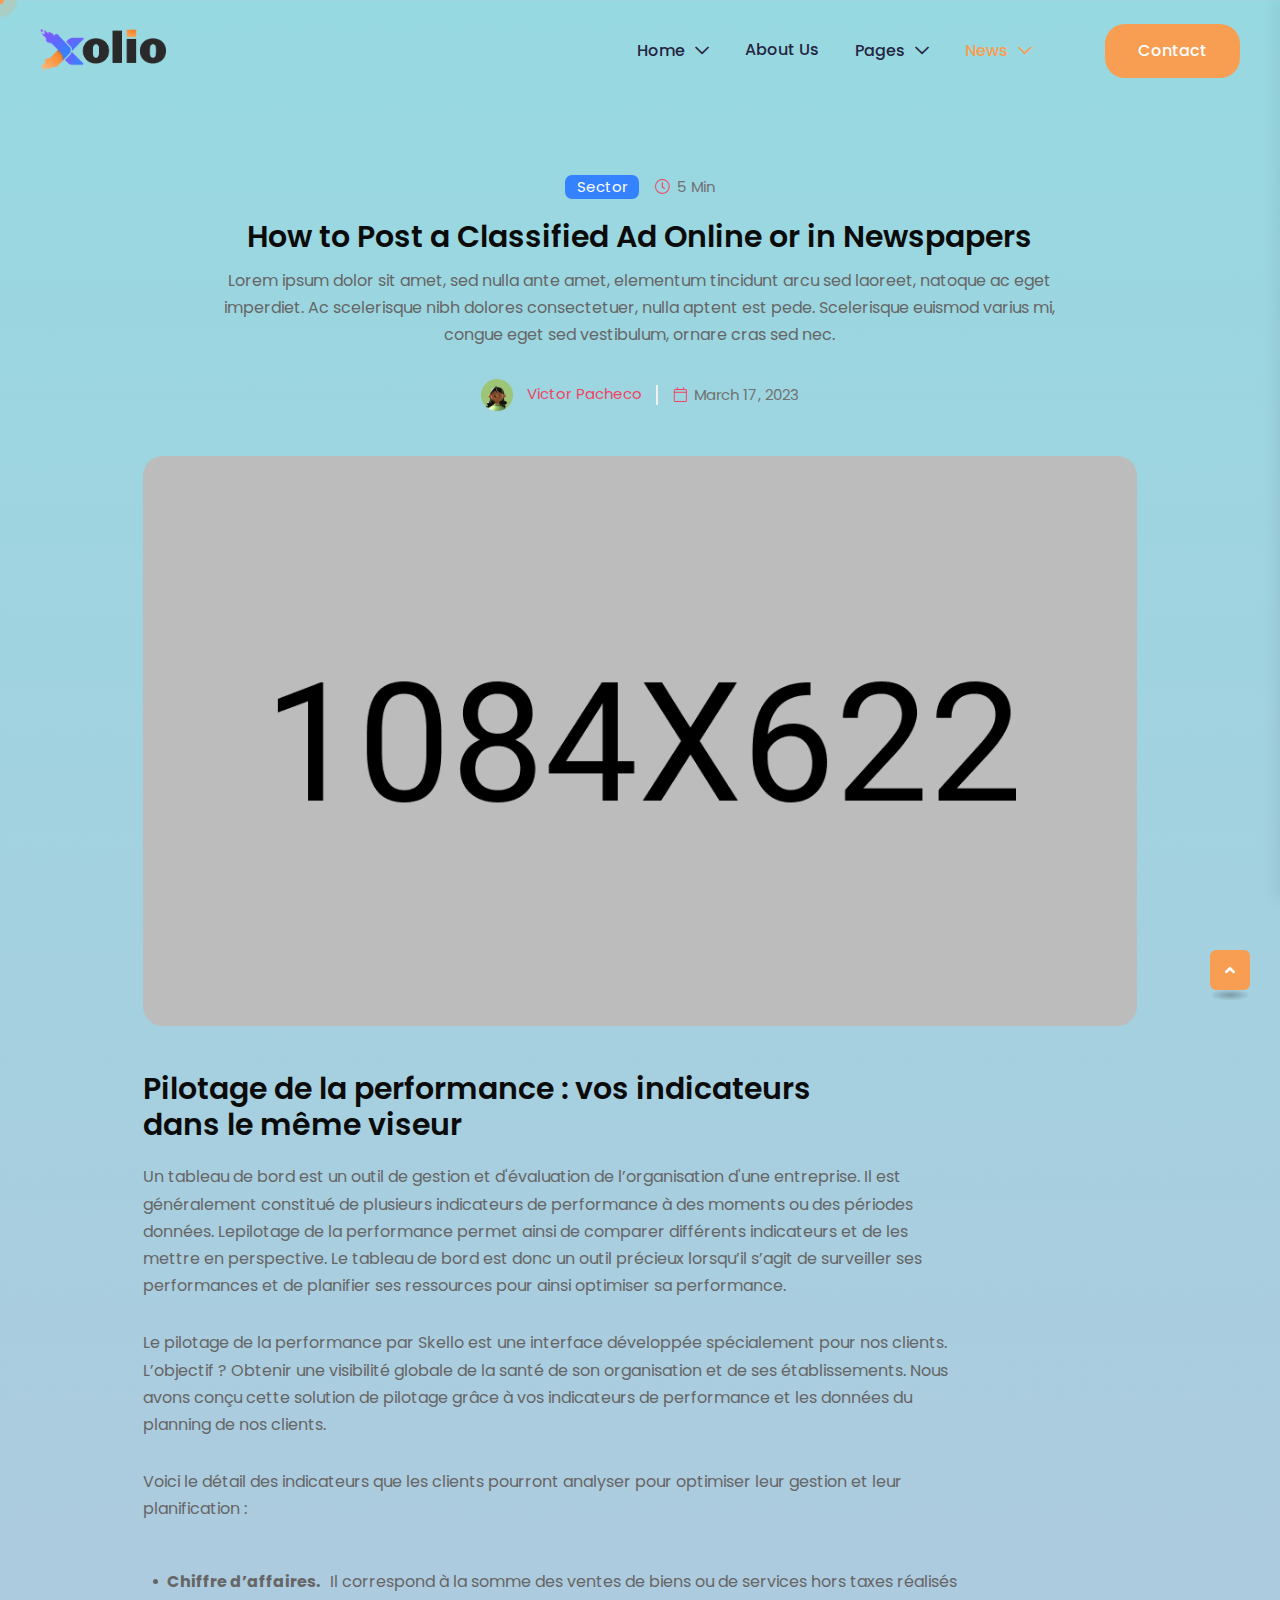
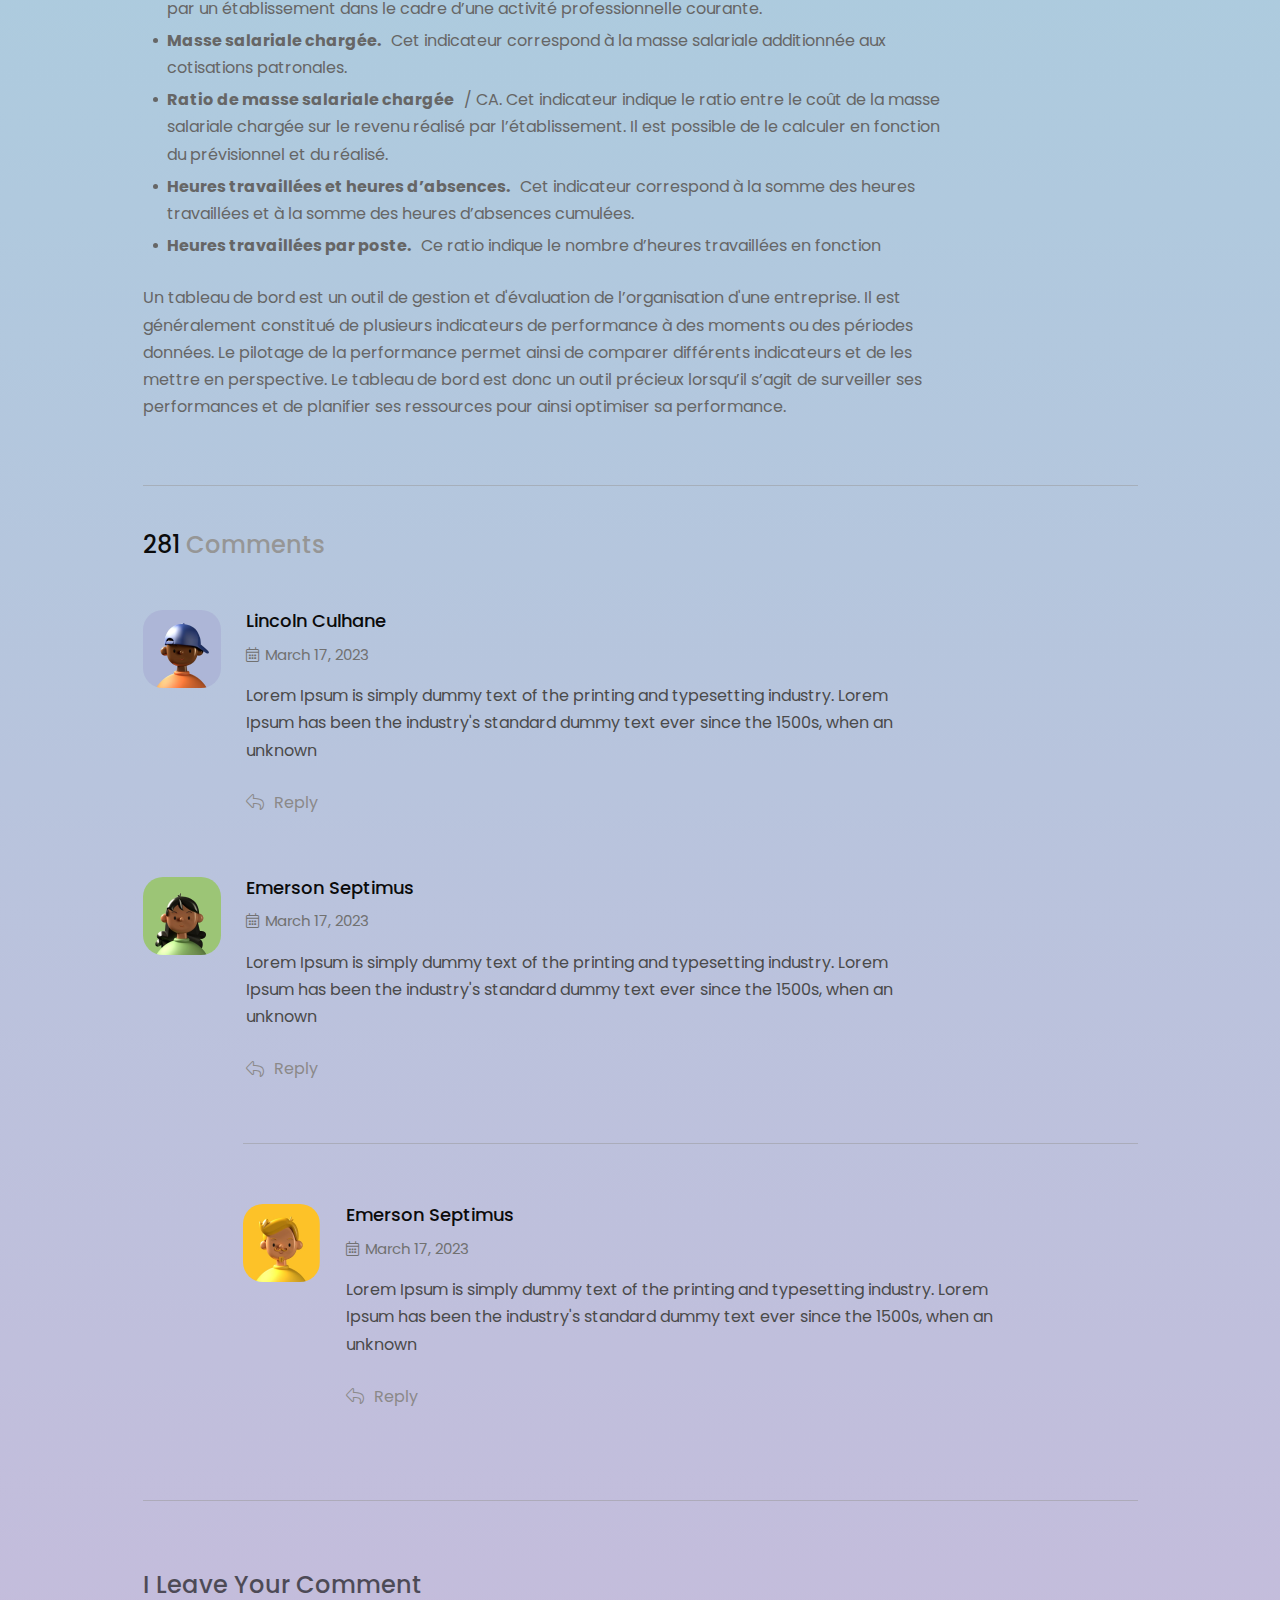
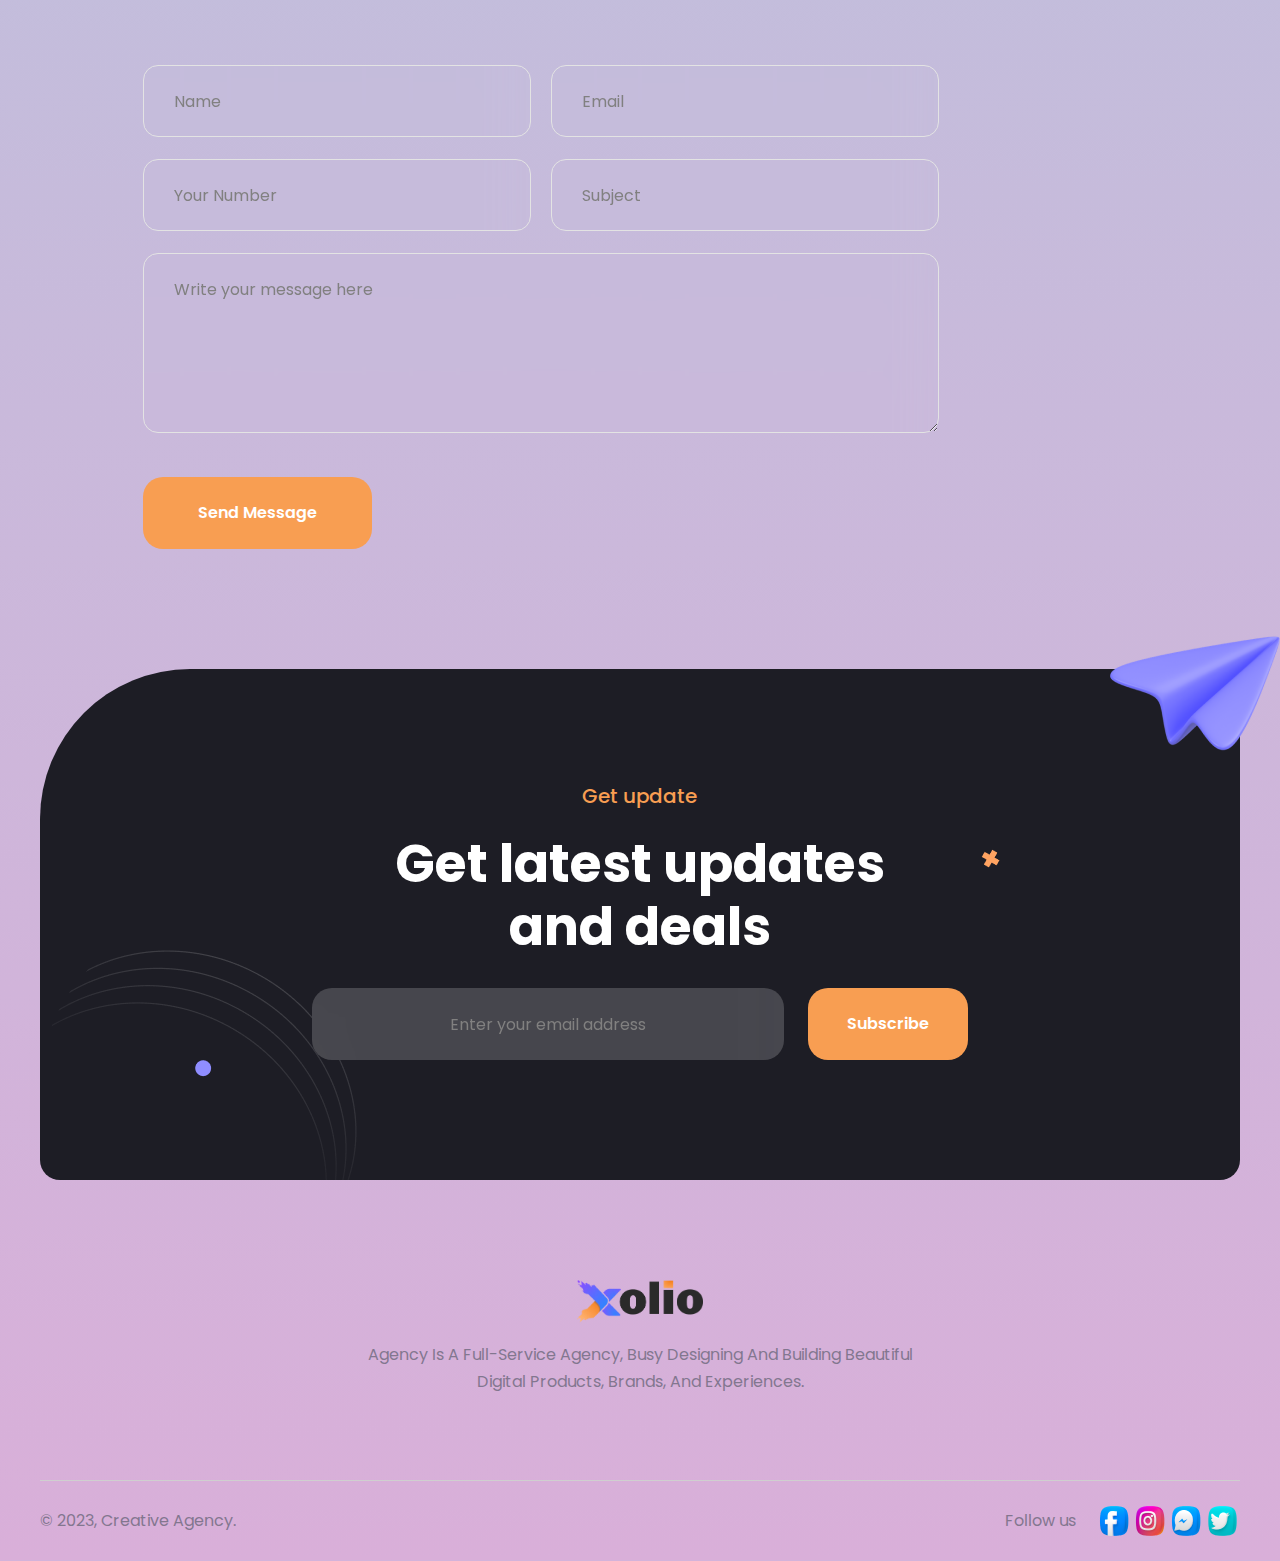
<file: blog-details.html>
<!doctype html>
<html class="no-js" lang="fr">
    <head>
        <meta charset="utf-8">
        <meta http-equiv="x-ua-compatible" content="ie=edge">
        <title>Xolio - Creative Agency HTML5 Template</title>
        <meta name="description" content="Xolio - Creative Agency Template">
        <meta name="viewport" content="width=device-width, initial-scale=1">

		<link rel="shortcut icon" type="image/x-icon" href="assets/img/favicon.png">
        <!-- Place favicon.ico in the root directory -->

        <!-- CSS here -->
        <link rel="stylesheet" href="assets/css/bootstrap.min.css">
        <link rel="stylesheet" href="assets/css/animate.min.css">
        <link rel="stylesheet" href="assets/css/magnific-popup.css">
        <link rel="stylesheet" href="assets/css/fontawesome-all.min.css">
        <link rel="stylesheet" href="assets/css/swiper-bundle.min.css">
        <link rel="stylesheet" href="assets/css/odometer.css">
        <link rel="stylesheet" href="assets/css/slick.css">
        <link rel="stylesheet" href="assets/css/default.css">
        <link rel="stylesheet" href="assets/css/style.css">
        <link rel="stylesheet" href="assets/css/responsive.css">
    </head>
    <body>

        <!--Preloader-->
        <div id="preloader">
            <div id="loader" class="loader">
                <div class="loader-container">
                    <div class="loader-icon"><img src="assets/img/preloader.png" alt="Xolio - Creative Agency HTML5 Template"></div>
                </div>
            </div>
        </div>
        <!--Preloader-end -->

        <!-- Custom-cursor -->
        <div class="mouseCursor cursor-outer"></div>
        <div class="mouseCursor cursor-inner"><span>Drag</span></div>
        <!-- Custom-cursor-end -->

		<!-- Scroll-top -->
        <button class="scroll-top scroll-to-target" data-target="html">
            <i class="fas fa-angle-up"></i>
        </button>
        <!-- Scroll-top-end-->

        <!-- header-area -->
        <header>
            <div id="sticky-header" class="menu-area transparent-header">
                <div class="container">
                    <div class="row">
                        <div class="col-12">
                            <div class="mobile-nav-toggler"><i class="fas fa-bars"></i></div>
                            <div class="menu-wrap">
                                <nav class="menu-nav">
                                    <div class="logo">
                                        <a href="index.html"><img src="assets/img/logo/logo.png" alt="Logo"></a>
                                    </div>
                                    <div class="navbar-wrap main-menu d-none d-lg-flex">
                                        <ul class="navigation">
                                            <li class="menu-item-has-children"><a href="#">Home</a>
                                                <ul class="sub-menu">
                                                    <li><a href="index.html">Creative Agency</a></li>
                                                    <li><a href="index-2.html">Personal Portfolio</a></li>
                                                    <li><a href="index-3.html">Digital Agency</a></li>
                                                </ul>
                                            </li>
                                            <li><a href="about-us.html">About Us</a></li>
                                            <li class="menu-item-has-children"><a href="#">pages</a>
                                                <ul class="sub-menu">
                                                    <li><a href="about-me.html">About Me</a></li>
                                                    <li><a href="team.html">Team Page</a></li>
                                                    <li><a href="team-details.html">Team Details</a></li>
                                                    <li><a href="project-details.html">Portfolio Details</a></li>
                                                    <li><a href="services-details.html">Services Details</a></li>
                                                    <li><a href="contact.html">Contact Us</a></li>
                                                </ul>
                                            </li>
                                            <li class="active menu-item-has-children"><a href="#">News</a>
                                                <ul class="sub-menu">
                                                    <li><a href="blog.html">Our Blog</a></li>
                                                    <li class="active"><a href="blog-details.html">Blog Details</a></li>
                                                </ul>
                                            </li>
                                        </ul>
                                    </div>
                                    <div class="header-action">
                                        <ul class="list-wrap">
                                            <li class="header-btn"><a href="#!" class="btn">Contact <span></span></a></li>
                                        </ul>
                                    </div>
                                </nav>
                            </div>

                            <!-- Mobile Menu  -->
                            <div class="mobile-menu">
                                <nav class="menu-box">
                                    <div class="close-btn"><i class="fas fa-times"></i></div>
                                    <div class="nav-logo">
                                        <a href="index.html"><img src="assets/img/logo/logo.png" alt="Logo"></a>
                                    </div>
                                    <div class="menu-outer">
                                        <!--Here Menu Will Come Automatically Via Javascript / Same Menu as in Header-->
                                    </div>
                                    <div class="social-links">
                                        <ul class="clearfix list-wrap">
                                            <li><a href="#"><i class="fab fa-facebook-f"></i></a></li>
                                            <li><a href="#"><i class="fab fa-twitter"></i></a></li>
                                            <li><a href="#"><i class="fab fa-instagram"></i></a></li>
                                            <li><a href="#"><i class="fab fa-linkedin-in"></i></a></li>
                                            <li><a href="#"><i class="fab fa-youtube"></i></a></li>
                                        </ul>
                                    </div>
                                </nav>
                            </div>
                            <div class="menu-backdrop"></div>
                            <!-- End Mobile Menu -->

                        </div>
                    </div>
                </div>

                <!-- header-contact -->
                <div class="header-contact-wrap">
                    <div class="container">
                        <div class="row">
                            <div class="col-lg-8">
                                <div class="left-side-content">
                                    <h3 class="title">Contact</h3>
                                    <div class="row">
                                        <div class="col-xl-4 col-lg-5 col-md-6">
                                            <div class="contact-info-list">
                                                <ul class="list-wrap">
                                                    <li>
                                                        <div class="icon">
                                                            <svg viewBox="0 0 22 20" fill="none" xmlns="http://www.w3.org/2000/svg">
                                                                <path fill-rule="evenodd" clip-rule="evenodd"
                                                                    d="M1.5 6.5C1.5 4.89295 1.95538 3.86848 2.63534 3.2371C3.32535 2.59637 4.36497 2.25 5.75 2.25H15.75C17.135 2.25 18.1746 2.59637 18.8647 3.2371C19.5446 3.86848 20 4.89295 20 6.5V13.5C20 15.107 19.5446 16.1315 18.8647 16.7629C18.1746 17.4036 17.135 17.75 15.75 17.75H5.75C4.36497 17.75 3.32535 17.4036 2.63534 16.7629C1.95538 16.1315 1.5 15.107 1.5 13.5V6.5ZM5.75 0.75C4.13503 0.75 2.67465 1.15363 1.61466 2.1379C0.544615 3.13152 0 4.60705 0 6.5V13.5C0 15.393 0.544615 16.8685 1.61466 17.8621C2.67465 18.8464 4.13503 19.25 5.75 19.25H15.75C17.365 19.25 18.8254 18.8464 19.8853 17.8621C20.9554 16.8685 21.5 15.393 21.5 13.5V6.5C21.5 4.60705 20.9554 3.13152 19.8853 2.1379C18.8254 1.15363 17.365 0.75 15.75 0.75H5.75ZM16.2181 7.58602C16.5417 7.32751 16.5945 6.85558 16.336 6.53194C16.0775 6.20829 15.6056 6.15548 15.2819 6.41398L12.1529 8.91324L12.1525 8.91352C11.3961 9.51536 10.0946 9.51549 9.33799 8.91393L6.21898 6.41471C5.89574 6.1557 5.42373 6.20778 5.16471 6.53102C4.9057 6.85426 4.95778 7.32627 5.28102 7.58529L8.40101 10.0853L8.40286 10.0868C9.70626 11.1244 11.7837 11.1244 13.0871 10.0868L13.0881 10.086L16.2181 7.58602Z" />
                                                            </svg>
                                                        </div>
                                                        <div class="content">
                                                            <a href="mailto:company@gmail.com">company@gmail.com</a>
                                                        </div>
                                                    </li>
                                                    <li>
                                                        <div class="icon">
                                                            <svg viewBox="0 0 20 22" fill="none" xmlns="http://www.w3.org/2000/svg">
                                                                <path fill-rule="evenodd" clip-rule="evenodd"
                                                                    d="M2.48199 7.65591C3.37522 3.73032 6.71708 1.74769 10.1338 1.75C13.5508 1.75231 16.8905 3.73971 17.7791 7.66556L17.7791 7.6656C18.8362 12.3354 15.943 16.3756 13.2111 18.999L13.2097 19.0004C11.4913 20.659 8.77127 20.661 7.04076 18.9997C4.31866 16.3762 1.42493 12.3261 2.48199 7.65591ZM10.1348 0.250002C14.1154 0.252693 18.1706 2.60029 19.2421 7.33441C20.4848 12.8239 17.0589 17.3834 14.251 20.08C11.9497 22.3008 8.31046 22.2989 6.00106 20.0809L6.00012 20.08C3.20236 17.3836 -0.22362 12.8139 1.01908 7.32441L1.01926 7.32364C2.09618 2.58953 6.1542 0.247312 10.1348 0.250002ZM7.76166 9.30994C7.76166 8.00103 8.82274 6.93994 10.1317 6.93994C11.4406 6.93994 12.5017 8.00103 12.5017 9.30994C12.5017 10.6189 11.4406 11.6799 10.1317 11.6799C8.82274 11.6799 7.76166 10.6189 7.76166 9.30994ZM10.1317 5.43994C7.99432 5.43994 6.26166 7.1726 6.26166 9.30994C6.26166 11.4473 7.99432 13.1799 10.1317 13.1799C12.269 13.1799 14.0017 11.4473 14.0017 9.30994C14.0017 7.1726 12.269 5.43994 10.1317 5.43994Z" />
                                                            </svg>
                                                        </div>
                                                        <div class="content">
                                                            <span>Ranelagh Place, Liverpool, L3 5UL, England</span>
                                                        </div>
                                                    </li>
                                                    <li>
                                                        <div class="icon">
                                                            <svg viewBox="0 0 22 22" fill="none" xmlns="http://www.w3.org/2000/svg">
                                                                <path fill-rule="evenodd" clip-rule="evenodd"
                                                                    d="M1.5 11C1.5 5.89421 5.64421 1.75 10.75 1.75C15.8558 1.75 20 5.89421 20 11C20 16.1058 15.8558 20.25 10.75 20.25C5.64421 20.25 1.5 16.1058 1.5 11ZM10.75 0.25C4.81579 0.25 0 5.06579 0 11C0 16.9342 4.81579 21.75 10.75 21.75C16.6842 21.75 21.5 16.9342 21.5 11C21.5 5.06579 16.6842 0.25 10.75 0.25ZM11.1289 6.50977C11.1289 6.09555 10.7931 5.75977 10.3789 5.75977C9.96469 5.75977 9.62891 6.09555 9.62891 6.50977V10.6098C9.62891 11.0862 9.79027 11.5637 10.0149 11.9576C10.2393 12.3511 10.5673 12.7322 10.9755 12.9744L10.9766 12.975L14.0746 14.8238C14.4303 15.0361 14.8907 14.9198 15.1029 14.5641C15.3152 14.2084 15.1989 13.748 14.8432 13.5357L11.7433 11.6857L11.7413 11.6845C11.6099 11.6067 11.4483 11.4431 11.3179 11.2145C11.1875 10.9859 11.1289 10.7633 11.1289 10.6098V6.50977Z" />
                                                            </svg>
                                                        </div>
                                                        <div class="content">
                                                            <span>7 Days a week <br> from 10-00 am to 6-00 pm</span>
                                                        </div>
                                                    </li>
                                                </ul>
                                                <div class="lats-chat">
                                                    <a href="contact.html">Lat’s Chat</a>
                                                </div>
                                            </div>
                                        </div>
                                        <div class="col-xl-8 col-lg-7 col-md-6">
                                            <div class="our-best-project">
                                                <div class="content">
                                                    <h4 class="title">One of Our <span>Best Ongoing</span> Projects</h4>
                                                    <a href="project-details.html" class="btn">Details <span></span></a>
                                                </div>
                                                <div class="thumb">
                                                    <img src="assets/img/images/our_project_img.png" alt="">
                                                </div>
                                            </div>
                                        </div>
                                    </div>
                                </div>
                            </div>
                            <div class="col-lg-4">
                                <div class="customer-support-wrap">
                                    <h4 class="title">Customer Support</h4>
                                    <div class="customer-support-content">
                                        <div class="content-top">
                                            <img src="assets/img/images/support_img.png" alt="">
                                            <h4 class="title">Need Help Choosing a Plan?</h4>
                                        </div>
                                        <p>We offer solutions for businesses of all sizes. For questions about our plans and products,,
                                            contact our team of experts. <a href="contact.html">Get in touch</a></p>
                                    </div>
                                    <div class="content-bottom">
                                        <a href="contact.html">Support</a>
                                        <a href="contact.html">Documentation</a>
                                    </div>
                                </div>
                            </div>
                        </div>
                    </div>
                </div>
                <div class="body-contact-overlay"></div>
                <!-- header-contact-end -->
            </div>
        </header>
        <!-- header-area-end -->



        <!-- main-area -->
        <main>

            <!-- blog-details-area -->
            <section class="blog-details-area pt-175 pb-120">
                <div class="container">
                    <div class="row justify-content-center">
                        <div class="col-xl-10">
                            <div class="blog-details-wrap">
                                <div class="bd-content-top text-center">
                                    <div class="blog-meta-two">
                                        <ul class="list-wrap">
                                            <li class="tag"><a href="#">Sector</a></li>
                                            <li><i class="fal fa-clock"></i>5 Min</li>
                                        </ul>
                                    </div>
                                    <h2 class="title">How to Post a Classified Ad Online or in Newspapers</h2>
                                    <p>Lorem ipsum dolor sit amet, sed nulla ante amet, elementum tincidunt arcu sed laoreet, natoque ac eget imperdiet. Ac scelerisque nibh dolores consectetuer, nulla aptent est pede. Scelerisque euismod varius mi, congue eget sed vestibulum, ornare cras sed nec.</p>
                                    <div class="blog-meta-two bottom">
                                        <ul class="list-wrap">
                                            <li class="avatar">
                                                <a href="blog-details.html">
                                                    <img src="assets/img/blog/blog_avatar01.png" alt="">
                                                    Victor Pacheco
                                                </a>
                                            </li>
                                            <li><i class="fal fa-calendar"></i>March 17, 2023</li>
                                        </ul>
                                    </div>
                                </div>
                                <div class="blog-details-img">
                                    <img src="assets/img/blog/blog_details_img.jpg" alt="">
                                </div>
                                <div class="bd-content-bottom">
                                    <h2 class="title">Pilotage de la performance : vos indicateurs <br> dans le même viseur</h2>
                                    <p>Un tableau de bord est un outil de gestion et d'évaluation de l’organisation d'une entreprise. Il est généralement constitué de plusieurs indicateurs de performance à des moments ou des périodes données. Lepilotage de la performance permet ainsi de comparer différents indicateurs et de les mettre en perspective. Le tableau de bord est donc un outil précieux lorsqu’il s’agit de surveiller ses performances et de planifier ses ressources pour ainsi optimiser sa performance.</p>
                                    <p>Le pilotage de la performance par Skello est une interface développée spécialement pour nos clients. L’objectif ?  Obtenir une visibilité globale de la santé de son organisation et de ses établissements. Nous avons conçu cette solution de pilotage grâce à vos indicateurs de performance et les données du planning de nos clients.</p>
                                    <p>Voici le détail des indicateurs que les clients pourront analyser pour optimiser leur gestion et leur planification :</p>
                                    <ul class="list-wrap">
                                        <li><span>Chiffre d’affaires.</span>Il correspond à la somme des ventes de biens ou de services hors taxes réalisés par un établissement dans le cadre d’une activité professionnelle courante.</li>
                                        <li><span>Masse salariale chargée.</span>Cet indicateur correspond à la masse salariale additionnée aux
                                            cotisations patronales.</li>
                                        <li><span>Ratio de masse salariale chargée</span>/ CA. Cet indicateur indique le ratio entre le coût de la masse salariale chargée sur le revenu réalisé par l’établissement. Il est possible de le calculer en fonction du prévisionnel et du réalisé.</li>
                                        <li><span>Heures travaillées et heures d’absences.</span>Cet indicateur correspond à la somme des heures
                                            travaillées et à la somme des heures d’absences cumulées.</li>
                                        <li><span>Heures travaillées par poste.</span>Ce ratio indique le nombre d’heures travaillées en fonction</li>
                                    </ul>
                                    <p>Un tableau de bord est un outil de gestion et d'évaluation de l’organisation d'une entreprise. Il est  généralement constitué de plusieurs indicateurs de performance à des moments ou des périodes données. Le pilotage de la performance permet ainsi de comparer différents indicateurs et de les mettre en perspective. Le tableau de bord est donc un outil précieux lorsqu’il s’agit de surveiller ses performances et de planifier ses ressources pour ainsi optimiser sa performance.</p>
                                </div>
                            </div>
                            <div class="comment-wrap">
                                <h2 class="title">281 <span>Comments</span></h2>
                                <div class="latest-comments">
                                    <ul class="list-wrap">
                                        <li>
                                            <div class="comments-box">
                                                <div class="comments-avatar">
                                                    <img src="assets/img/blog/comment_avatar01.png" alt="">
                                                </div>
                                                <div class="comment-text">
                                                    <h4 class="title">Lincoln Culhane</h4>
                                                    <span><i class="fal fa-calendar-alt"></i>March 17, 2023</span>
                                                    <p>Lorem Ipsum is simply dummy text of the printing and typesetting industry. Lorem Ipsum has been the industry's standard dummy text ever since the 1500s, when an unknown</p>
                                                    <a href="#" class="comment-reply-link"><i class="fal fa-reply"></i>Reply</a>
                                                </div>
                                            </div>
                                        </li>
                                        <li>
                                            <div class="comments-box">
                                                <div class="comments-avatar">
                                                    <img src="assets/img/blog/comment_avatar02.png" alt="">
                                                </div>
                                                <div class="comment-text">
                                                    <h4 class="title">Emerson Septimus</h4>
                                                    <span><i class="fal fa-calendar-alt"></i>March 17, 2023</span>
                                                    <p>Lorem Ipsum is simply dummy text of the printing and typesetting industry. Lorem Ipsum has been the industry's standard dummy text ever since the 1500s, when an unknown</p>
                                                    <a href="#" class="comment-reply-link"><i class="fal fa-reply"></i>Reply</a>
                                                </div>
                                            </div>
                                            <div class="comments-box children">
                                                <div class="comments-avatar">
                                                    <img src="assets/img/blog/comment_avatar03.png" alt="">
                                                </div>
                                                <div class="comment-text">
                                                    <h4 class="title">Emerson Septimus</h4>
                                                    <span><i class="fal fa-calendar-alt"></i>March 17, 2023</span>
                                                    <p>Lorem Ipsum is simply dummy text of the printing and typesetting industry. Lorem Ipsum has been the industry's standard dummy text ever since the 1500s, when an unknown</p>
                                                    <a href="#" class="comment-reply-link"><i class="fal fa-reply"></i>Reply</a>
                                                </div>
                                            </div>
                                        </li>
                                    </ul>
                                </div>
                            </div>
                            <div class="post-comments-form">
                                <div class="post-comments-title">
                                    <h2 class="title">I Leave Your Comment</h2>
                                </div>
                                <div class="comment-form">
                                    <form action="#">
                                        <div class="row">
                                            <div class="col-md-6">
                                                <div class="form-grp">
                                                    <input type="text" placeholder="Name">
                                                </div>
                                            </div>
                                            <div class="col-md-6">
                                                <div class="form-grp">
                                                    <input type="email" placeholder="Email">
                                                </div>
                                            </div>
                                            <div class="col-md-6">
                                                <div class="form-grp">
                                                    <input type="text" placeholder="Your Number">
                                                </div>
                                            </div>
                                            <div class="col-md-6">
                                                <div class="form-grp">
                                                    <input type="text" placeholder="Subject">
                                                </div>
                                            </div>
                                        </div>
                                        <div class="form-grp">
                                            <textarea name="message" placeholder="Write your message here"></textarea>
                                        </div>
                                        <button type="submit" class="btn">Send Message <span></span></button>
                                    </form>
                                </div>
                            </div>
                        </div>
                    </div>
                </div>
            </section>
            <!-- blog-details-area-end -->

            <!-- newsletter-area -->
            <section class="newsletter-area-two">
                <div class="container">
                    <div class="newsletter-wrap">
                        <div class="row justify-content-center">
                            <div class="col-xl-7 col-lg-9">
                                <div
                                    class="section-title title-style-two white-title text-center mb-30">
                                    <span class="sub-title">Get update</span>
                                    <h2 class="title">Get latest updates and deals</h2>
                                </div>
                            </div>
                        </div>
                        <div class="row justify-content-center">
                            <div class="col-xl-8">
                                <div class="newsletter-form">
                                    <form action="#">
                                        <input type="email" placeholder="Enter your email address">
                                        <button type="submit" class="btn">Subscribe <span></span></button>
                                    </form>
                                </div>
                            </div>
                        </div>
                        <div class="newsletter-shape-wrap-two">
                            <img src="assets/img/images/h3_newsletter_shape01.png" alt="">
                            <img src="assets/img/images/h3_newsletter_shape02.png" alt="">
                            <img src="assets/img/images/h3_newsletter_shape03.png" alt="">
                            <img src="assets/img/images/h3_newsletter_shape04.png" alt="">
                        </div>
                    </div>
                </div>
            </section>
            <!-- newsletter-area-end -->

        </main>
        <!-- main-area-end -->

        <!-- footer-area -->
        <footer>
            <div class="footer-area-two footer-area-three">
                <div class="container">
                    <div class="footer-top-two">
                        <div class="row justify-content-center">
                            <div class="col-xl-6 col-lg-8">
                                <div class="footer-content-two text-center">
                                    <div class="logo">
                                        <a href="index.html"><img src="assets/img/logo/logo.png" alt=""></a>
                                    </div>
                                    <p>Agency is a full-service agency, busy designing and building beautiful digital products,
                                        brands, and experiences.</p>
                                </div>
                            </div>
                        </div>
                    </div>
                    <div class="footer-bottom-two">
                        <div class="row align-items-center">
                            <div class="col-md-6">
                                <div class="copyright-text">
                                    <p>© 2023, Creative Agency.</p>
                                </div>
                            </div>
                            <div class="col-md-6">
                                <div class="footer-social-two">
                                    <ul class="list-wrap">
                                        <li class="title">Follow us</li>
                                        <li><a href="#"><img src="assets/img/icon/footer_icon01.png" alt=""></a></li>
                                        <li><a href="#"><img src="assets/img/icon/footer_icon02.png" alt=""></a></li>
                                        <li><a href="#"><img src="assets/img/icon/footer_icon03.png" alt=""></a></li>
                                        <li><a href="#"><img src="assets/img/icon/footer_icon04.png" alt=""></a></li>
                                    </ul>
                                </div>
                            </div>
                        </div>
                    </div>
                </div>
            </div>
        </footer>
        <!-- footer-area-end -->



        <!-- JS here -->
        <script src="assets/js/vendor/jquery-3.6.0.min.js"></script>
        <script src="assets/js/bootstrap.min.js"></script>
        <script src="assets/js/isotope.pkgd.min.js"></script>
        <script src="assets/js/imagesloaded.pkgd.min.js"></script>
        <script src="assets/js/jquery.magnific-popup.min.js"></script>
        <script src="assets/js/jquery.odometer.min.js"></script>
        <script src="assets/js/swiper-bundle.min.js"></script>
        <script src="assets/js/jquery.appear.js"></script>
        <script src="assets/js/slick.min.js"></script>
        <script src="assets/js/ajax-form.js"></script>
        <script src="assets/js/parallax.min.js"></script>
        <script src="assets/js/jquery.parallaxScroll.min.js"></script>
        <script src="assets/js/tween-max.js"></script>
        <script src="assets/js/wow.min.js"></script>
        <script src="assets/js/main.js"></script>
    </body>
</html>
</file>
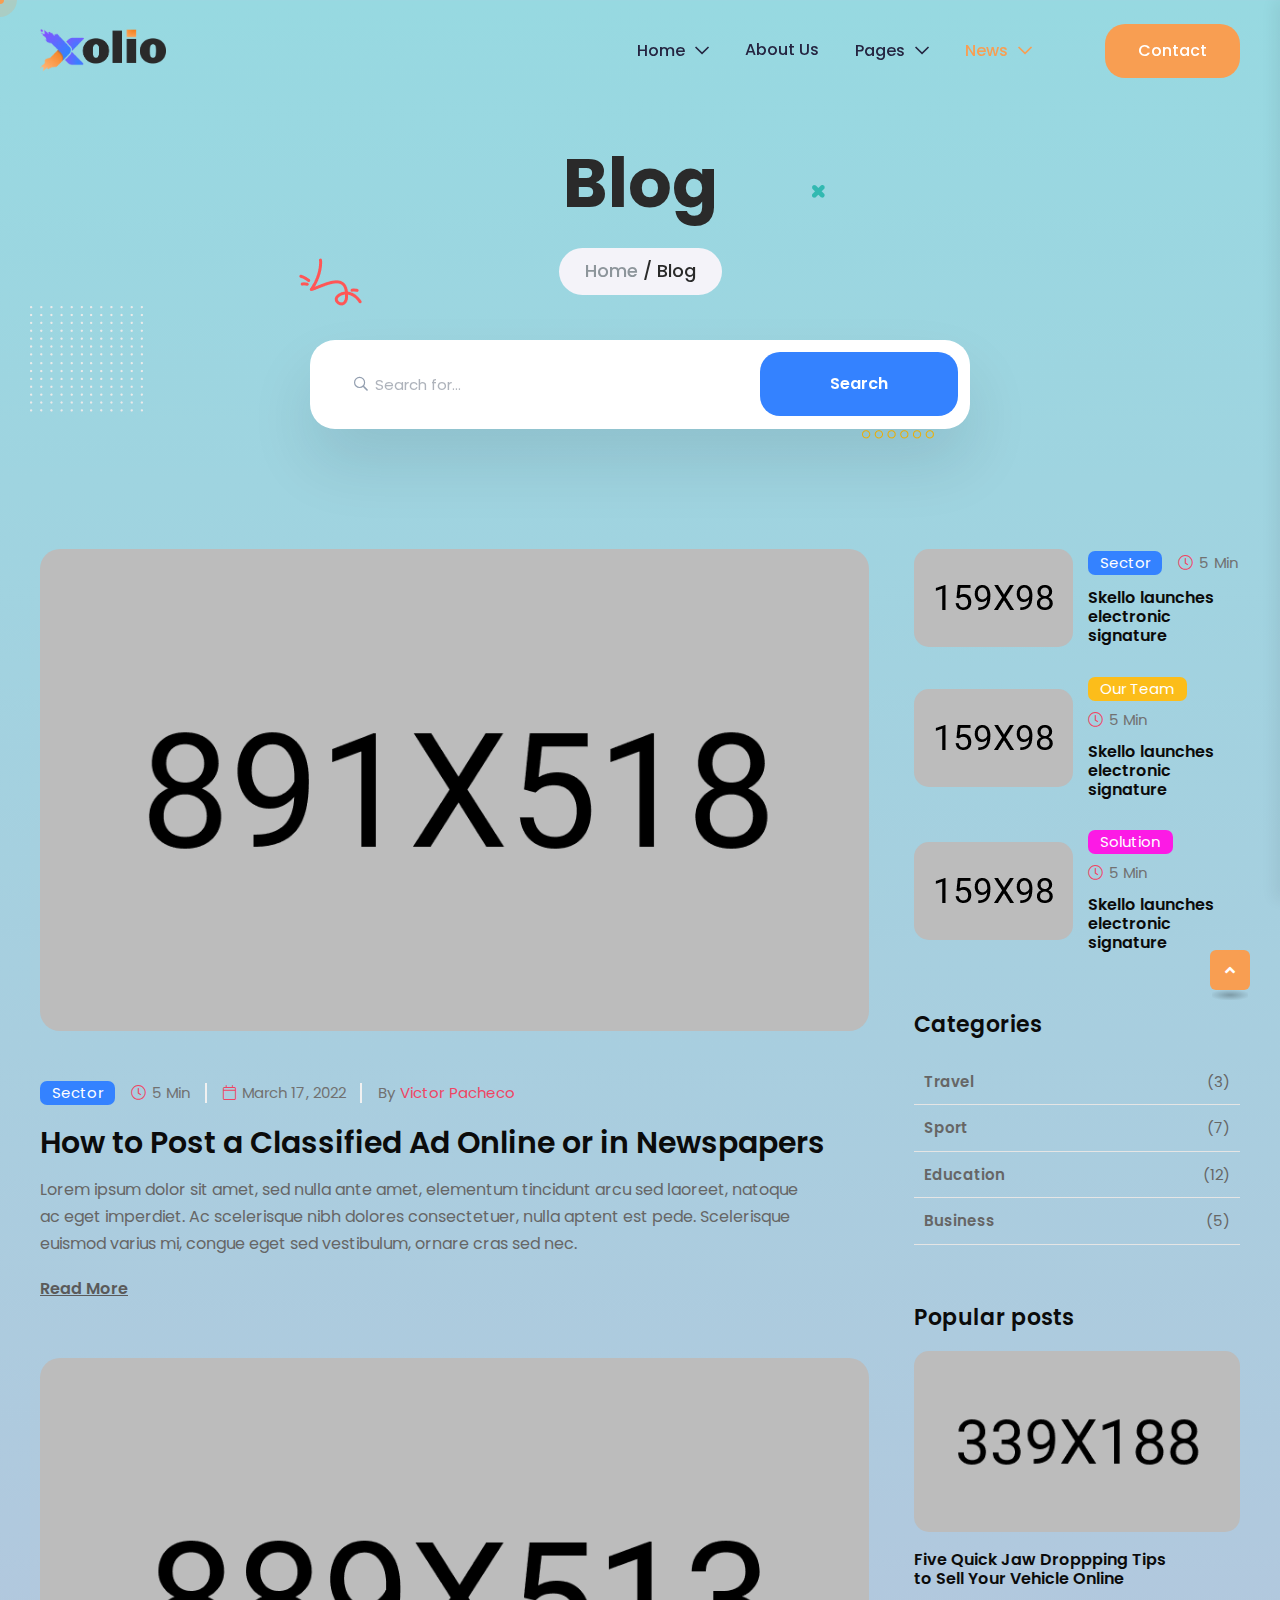
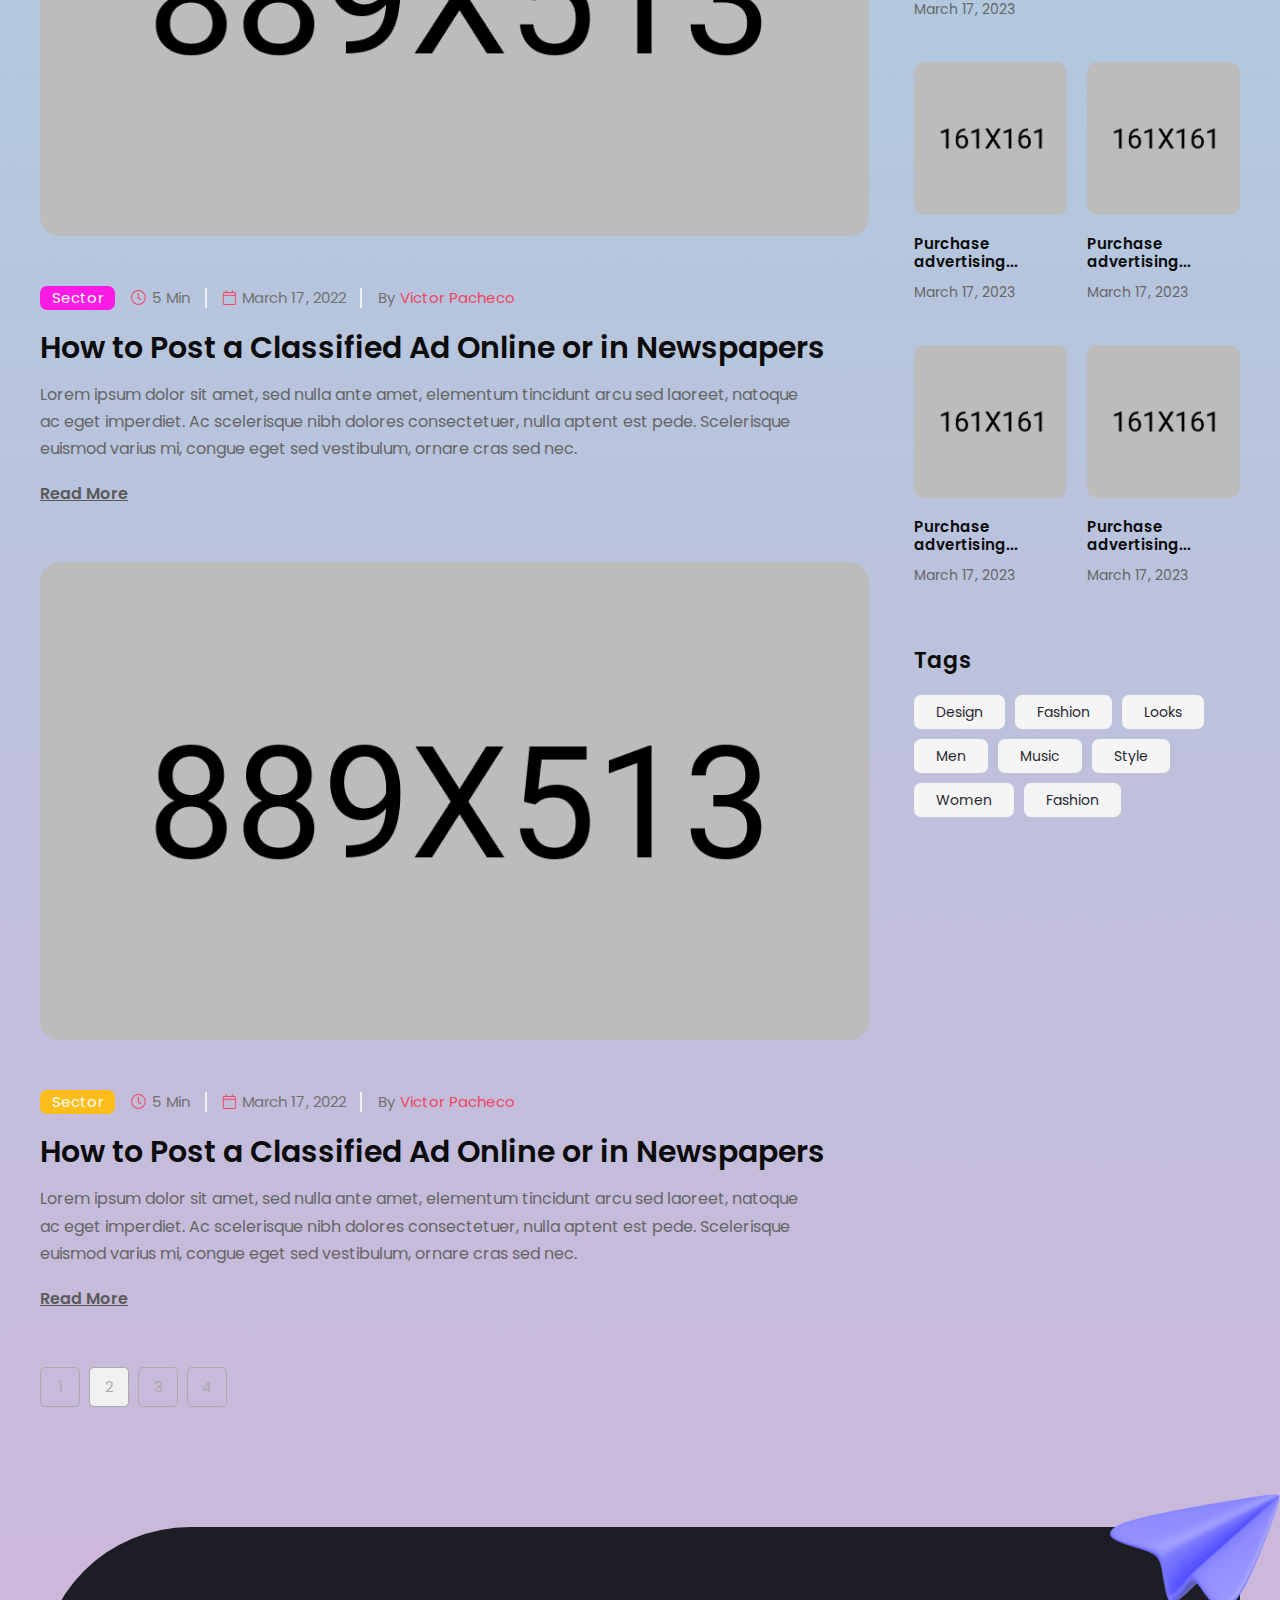
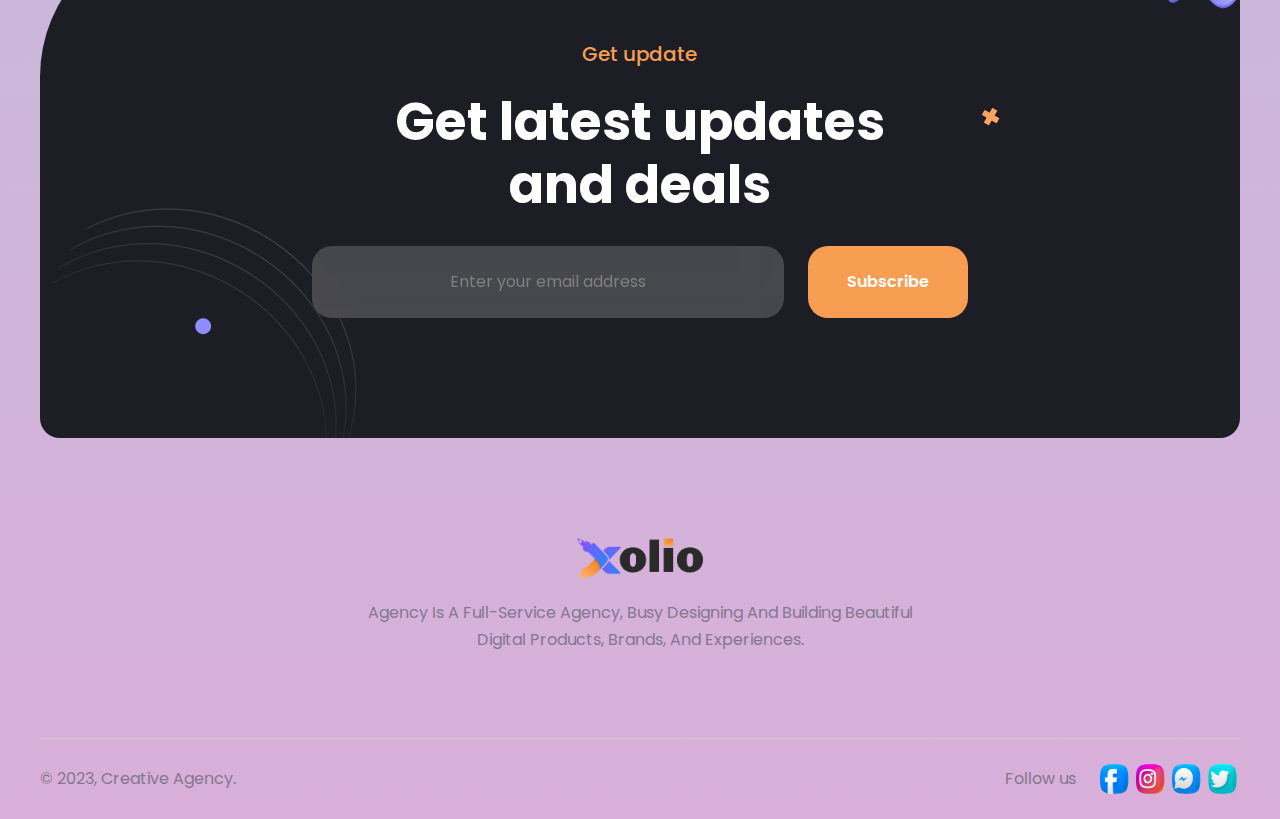
<file: blog.html>
<!doctype html>
<html class="no-js" lang="en">
    <head>
        <meta charset="utf-8">
        <meta http-equiv="x-ua-compatible" content="ie=edge">
        <title>Xolio - Creative Agency HTML5 Template</title>
        <meta name="description" content="Xolio - Creative Agency Template">
        <meta name="viewport" content="width=device-width, initial-scale=1">

		<link rel="shortcut icon" type="image/x-icon" href="assets/img/favicon.png">
        <!-- Place favicon.ico in the root directory -->

        <!-- CSS here -->
        <link rel="stylesheet" href="assets/css/bootstrap.min.css">
        <link rel="stylesheet" href="assets/css/animate.min.css">
        <link rel="stylesheet" href="assets/css/magnific-popup.css">
        <link rel="stylesheet" href="assets/css/fontawesome-all.min.css">
        <link rel="stylesheet" href="assets/css/swiper-bundle.min.css">
        <link rel="stylesheet" href="assets/css/odometer.css">
        <link rel="stylesheet" href="assets/css/slick.css">
        <link rel="stylesheet" href="assets/css/default.css">
        <link rel="stylesheet" href="assets/css/style.css">
        <link rel="stylesheet" href="assets/css/responsive.css">
    </head>
    <body>

        <!--Preloader-->
        <div id="preloader">
            <div id="loader" class="loader">
                <div class="loader-container">
                    <div class="loader-icon"><img src="assets/img/preloader.png" alt="Xolio - Creative Agency HTML5 Template"></div>
                </div>
            </div>
        </div>
        <!--Preloader-end -->

        <!-- Custom-cursor -->
        <div class="mouseCursor cursor-outer"></div>
        <div class="mouseCursor cursor-inner"><span>Drag</span></div>
        <!-- Custom-cursor-end -->

		<!-- Scroll-top -->
        <button class="scroll-top scroll-to-target" data-target="html">
            <i class="fas fa-angle-up"></i>
        </button>
        <!-- Scroll-top-end-->

        <!-- header-area -->
        <header>
            <div id="sticky-header" class="menu-area transparent-header">
                <div class="container">
                    <div class="row">
                        <div class="col-12">
                            <div class="mobile-nav-toggler"><i class="fas fa-bars"></i></div>
                            <div class="menu-wrap">
                                <nav class="menu-nav">
                                    <div class="logo">
                                        <a href="index.html"><img src="assets/img/logo/logo.png" alt="Logo"></a>
                                    </div>
                                    <div class="navbar-wrap main-menu d-none d-lg-flex">
                                        <ul class="navigation">
                                            <li class="menu-item-has-children"><a href="#">Home</a>
                                                <ul class="sub-menu">
                                                    <li><a href="index.html">Creative Agency</a></li>
                                                    <li><a href="index-2.html">Personal Portfolio</a></li>
                                                    <li><a href="index-3.html">Digital Agency</a></li>
                                                </ul>
                                            </li>
                                            <li><a href="about-us.html">About Us</a></li>
                                            <li class="menu-item-has-children"><a href="#">pages</a>
                                                <ul class="sub-menu">
                                                    <li><a href="about-me.html">About Me</a></li>
                                                    <li><a href="team.html">Team Page</a></li>
                                                    <li><a href="team-details.html">Team Details</a></li>
                                                    <li><a href="project-details.html">Portfolio Details</a></li>
                                                    <li><a href="services-details.html">Services Details</a></li>
                                                    <li><a href="contact.html">Contact Us</a></li>
                                                </ul>
                                            </li>
                                            <li class="active menu-item-has-children"><a href="#">News</a>
                                                <ul class="sub-menu">
                                                    <li class="active"><a href="blog.html">Our Blog</a></li>
                                                    <li><a href="blog-details.html">Blog Details</a></li>
                                                </ul>
                                            </li>
                                        </ul>
                                    </div>
                                    <div class="header-action">
                                        <ul class="list-wrap">
                                            <li class="header-btn"><a href="#!" class="btn">Contact <span></span></a></li>
                                        </ul>
                                    </div>
                                </nav>
                            </div>

                            <!-- Mobile Menu  -->
                            <div class="mobile-menu">
                                <nav class="menu-box">
                                    <div class="close-btn"><i class="fas fa-times"></i></div>
                                    <div class="nav-logo">
                                        <a href="index.html"><img src="assets/img/logo/logo.png" alt="Logo"></a>
                                    </div>
                                    <div class="menu-outer">
                                        <!--Here Menu Will Come Automatically Via Javascript / Same Menu as in Header-->
                                    </div>
                                    <div class="social-links">
                                        <ul class="clearfix list-wrap">
                                            <li><a href="#"><i class="fab fa-facebook-f"></i></a></li>
                                            <li><a href="#"><i class="fab fa-twitter"></i></a></li>
                                            <li><a href="#"><i class="fab fa-instagram"></i></a></li>
                                            <li><a href="#"><i class="fab fa-linkedin-in"></i></a></li>
                                            <li><a href="#"><i class="fab fa-youtube"></i></a></li>
                                        </ul>
                                    </div>
                                </nav>
                            </div>
                            <div class="menu-backdrop"></div>
                            <!-- End Mobile Menu -->

                        </div>
                    </div>
                </div>

                <!-- header-contact -->
                <div class="header-contact-wrap">
                    <div class="container">
                        <div class="row">
                            <div class="col-lg-8">
                                <div class="left-side-content">
                                    <h3 class="title">Contact</h3>
                                    <div class="row">
                                        <div class="col-xl-4 col-lg-5 col-md-6">
                                            <div class="contact-info-list">
                                                <ul class="list-wrap">
                                                    <li>
                                                        <div class="icon">
                                                            <svg viewBox="0 0 22 20" fill="none" xmlns="http://www.w3.org/2000/svg">
                                                                <path fill-rule="evenodd" clip-rule="evenodd"
                                                                    d="M1.5 6.5C1.5 4.89295 1.95538 3.86848 2.63534 3.2371C3.32535 2.59637 4.36497 2.25 5.75 2.25H15.75C17.135 2.25 18.1746 2.59637 18.8647 3.2371C19.5446 3.86848 20 4.89295 20 6.5V13.5C20 15.107 19.5446 16.1315 18.8647 16.7629C18.1746 17.4036 17.135 17.75 15.75 17.75H5.75C4.36497 17.75 3.32535 17.4036 2.63534 16.7629C1.95538 16.1315 1.5 15.107 1.5 13.5V6.5ZM5.75 0.75C4.13503 0.75 2.67465 1.15363 1.61466 2.1379C0.544615 3.13152 0 4.60705 0 6.5V13.5C0 15.393 0.544615 16.8685 1.61466 17.8621C2.67465 18.8464 4.13503 19.25 5.75 19.25H15.75C17.365 19.25 18.8254 18.8464 19.8853 17.8621C20.9554 16.8685 21.5 15.393 21.5 13.5V6.5C21.5 4.60705 20.9554 3.13152 19.8853 2.1379C18.8254 1.15363 17.365 0.75 15.75 0.75H5.75ZM16.2181 7.58602C16.5417 7.32751 16.5945 6.85558 16.336 6.53194C16.0775 6.20829 15.6056 6.15548 15.2819 6.41398L12.1529 8.91324L12.1525 8.91352C11.3961 9.51536 10.0946 9.51549 9.33799 8.91393L6.21898 6.41471C5.89574 6.1557 5.42373 6.20778 5.16471 6.53102C4.9057 6.85426 4.95778 7.32627 5.28102 7.58529L8.40101 10.0853L8.40286 10.0868C9.70626 11.1244 11.7837 11.1244 13.0871 10.0868L13.0881 10.086L16.2181 7.58602Z" />
                                                            </svg>
                                                        </div>
                                                        <div class="content">
                                                            <a href="mailto:company@gmail.com">company@gmail.com</a>
                                                        </div>
                                                    </li>
                                                    <li>
                                                        <div class="icon">
                                                            <svg viewBox="0 0 20 22" fill="none" xmlns="http://www.w3.org/2000/svg">
                                                                <path fill-rule="evenodd" clip-rule="evenodd"
                                                                    d="M2.48199 7.65591C3.37522 3.73032 6.71708 1.74769 10.1338 1.75C13.5508 1.75231 16.8905 3.73971 17.7791 7.66556L17.7791 7.6656C18.8362 12.3354 15.943 16.3756 13.2111 18.999L13.2097 19.0004C11.4913 20.659 8.77127 20.661 7.04076 18.9997C4.31866 16.3762 1.42493 12.3261 2.48199 7.65591ZM10.1348 0.250002C14.1154 0.252693 18.1706 2.60029 19.2421 7.33441C20.4848 12.8239 17.0589 17.3834 14.251 20.08C11.9497 22.3008 8.31046 22.2989 6.00106 20.0809L6.00012 20.08C3.20236 17.3836 -0.22362 12.8139 1.01908 7.32441L1.01926 7.32364C2.09618 2.58953 6.1542 0.247312 10.1348 0.250002ZM7.76166 9.30994C7.76166 8.00103 8.82274 6.93994 10.1317 6.93994C11.4406 6.93994 12.5017 8.00103 12.5017 9.30994C12.5017 10.6189 11.4406 11.6799 10.1317 11.6799C8.82274 11.6799 7.76166 10.6189 7.76166 9.30994ZM10.1317 5.43994C7.99432 5.43994 6.26166 7.1726 6.26166 9.30994C6.26166 11.4473 7.99432 13.1799 10.1317 13.1799C12.269 13.1799 14.0017 11.4473 14.0017 9.30994C14.0017 7.1726 12.269 5.43994 10.1317 5.43994Z" />
                                                            </svg>
                                                        </div>
                                                        <div class="content">
                                                            <span>Ranelagh Place, Liverpool, L3 5UL, England</span>
                                                        </div>
                                                    </li>
                                                    <li>
                                                        <div class="icon">
                                                            <svg viewBox="0 0 22 22" fill="none" xmlns="http://www.w3.org/2000/svg">
                                                                <path fill-rule="evenodd" clip-rule="evenodd"
                                                                    d="M1.5 11C1.5 5.89421 5.64421 1.75 10.75 1.75C15.8558 1.75 20 5.89421 20 11C20 16.1058 15.8558 20.25 10.75 20.25C5.64421 20.25 1.5 16.1058 1.5 11ZM10.75 0.25C4.81579 0.25 0 5.06579 0 11C0 16.9342 4.81579 21.75 10.75 21.75C16.6842 21.75 21.5 16.9342 21.5 11C21.5 5.06579 16.6842 0.25 10.75 0.25ZM11.1289 6.50977C11.1289 6.09555 10.7931 5.75977 10.3789 5.75977C9.96469 5.75977 9.62891 6.09555 9.62891 6.50977V10.6098C9.62891 11.0862 9.79027 11.5637 10.0149 11.9576C10.2393 12.3511 10.5673 12.7322 10.9755 12.9744L10.9766 12.975L14.0746 14.8238C14.4303 15.0361 14.8907 14.9198 15.1029 14.5641C15.3152 14.2084 15.1989 13.748 14.8432 13.5357L11.7433 11.6857L11.7413 11.6845C11.6099 11.6067 11.4483 11.4431 11.3179 11.2145C11.1875 10.9859 11.1289 10.7633 11.1289 10.6098V6.50977Z" />
                                                            </svg>
                                                        </div>
                                                        <div class="content">
                                                            <span>7 Days a week <br> from 10-00 am to 6-00 pm</span>
                                                        </div>
                                                    </li>
                                                </ul>
                                                <div class="lats-chat">
                                                    <a href="contact.html">Lat’s Chat</a>
                                                </div>
                                            </div>
                                        </div>
                                        <div class="col-xl-8 col-lg-7 col-md-6">
                                            <div class="our-best-project">
                                                <div class="content">
                                                    <h4 class="title">One of Our <span>Best Ongoing</span> Projects</h4>
                                                    <a href="project-details.html" class="btn">Details <span></span></a>
                                                </div>
                                                <div class="thumb">
                                                    <img src="assets/img/images/our_project_img.png" alt="">
                                                </div>
                                            </div>
                                        </div>
                                    </div>
                                </div>
                            </div>
                            <div class="col-lg-4">
                                <div class="customer-support-wrap">
                                    <h4 class="title">Customer Support</h4>
                                    <div class="customer-support-content">
                                        <div class="content-top">
                                            <img src="assets/img/images/support_img.png" alt="">
                                            <h4 class="title">Need Help Choosing a Plan?</h4>
                                        </div>
                                        <p>We offer solutions for businesses of all sizes. For questions about our plans and products,,
                                            contact our team of experts. <a href="contact.html">Get in touch</a></p>
                                    </div>
                                    <div class="content-bottom">
                                        <a href="contact.html">Support</a>
                                        <a href="contact.html">Documentation</a>
                                    </div>
                                </div>
                            </div>
                        </div>
                    </div>
                </div>
                <div class="body-contact-overlay"></div>
                <!-- header-contact-end -->
            </div>
        </header>
        <!-- header-area-end -->



        <!-- main-area -->
        <main>

            <!-- breadcrumb-area -->
            <section class="breadcrumb-area breadcrumb-area-three parallax pt-175 pb-120">
                <div class="container">
                    <div class="row">
                        <div class="col-12">
                            <div class="breadcrumb-content">
                                <h2 class="title">Blog</h2>
                                <nav aria-label="breadcrumb">
                                    <ol class="breadcrumb">
                                        <li class="breadcrumb-item"><a href="index.html">Home</a></li>
                                        <li class="breadcrumb-item active" aria-current="page">Blog</li>
                                    </ol>
                                </nav>
                            </div>
                        </div>
                    </div>
                    <div class="row justify-content-center">
                        <div class="col-lg-8">
                            <div class="breadcrumb-search">
                                <form action="#">
                                    <label for="serch"><i class="far fa-search"></i></label>
                                    <input type="text" id="serch" placeholder="Search for...">
                                    <button type="submit" class="btn">Search <span></span></button>
                                </form>
                            </div>
                        </div>
                    </div>
                </div>
                <div class="breadcrumb-shape-wrap-two">
                    <div class="parallax-shape">
                        <img src="assets/img/images/breadcrumb_shape03.png" class="layer" data-depth="0.5" alt="img">
                    </div>
                </div>
            </section>
            <!-- breadcrumb-area-end -->

            <!-- blog-area -->
            <section class="inner-blog-area pb-120">
                <div class="container">
                    <div class="row justify-content-center">
                        <div class="col-70">
                            <div class="inner-blog-item">
                                <div class="inner-blog-thumb">
                                    <a href="blog-details.html"><img src="assets/img/blog/inner_blog_img01.jpg" alt=""></a>
                                </div>
                                <div class="inner-blog-content">
                                    <div class="blog-meta-two">
                                        <ul class="list-wrap">
                                            <li class="tag"><a href="blog.html">Sector</a></li>
                                            <li><i class="fal fa-clock"></i>5 Min</li>
                                            <li><i class="fal fa-calendar"></i>March 17, 2022</li>
                                            <li>By <a href="blog.html">Victor Pacheco</a></li>
                                        </ul>
                                    </div>
                                    <h2 class="title"><a href="blog-details.html">How to Post a Classified Ad Online or in Newspapers</a></h2>
                                    <p>Lorem ipsum dolor sit amet, sed nulla ante amet, elementum tincidunt arcu sed laoreet, natoque ac eget imperdiet. Ac scelerisque nibh dolores consectetuer, nulla aptent est pede. Scelerisque euismod varius mi, congue eget sed vestibulum, ornare cras sed nec.</p>
                                    <a href="blog-details.html" class="rade-more-btn">Read More</a>
                                </div>
                            </div>
                            <div class="inner-blog-item">
                                <div class="inner-blog-thumb">
                                    <a href="blog-details.html"><img src="assets/img/blog/inner_blog_img02.jpg" alt=""></a>
                                </div>
                                <div class="inner-blog-content">
                                    <div class="blog-meta-two">
                                        <ul class="list-wrap">
                                            <li class="tag"><a href="blog.html">Sector</a></li>
                                            <li><i class="fal fa-clock"></i>5 Min</li>
                                            <li><i class="fal fa-calendar"></i>March 17, 2022</li>
                                            <li>By <a href="blog.html">Victor Pacheco</a></li>
                                        </ul>
                                    </div>
                                    <h2 class="title"><a href="blog-details.html">How to Post a Classified Ad Online or in Newspapers</a></h2>
                                    <p>Lorem ipsum dolor sit amet, sed nulla ante amet, elementum tincidunt arcu sed laoreet, natoque ac eget imperdiet. Ac scelerisque nibh dolores consectetuer, nulla aptent est pede. Scelerisque euismod varius mi, congue eget sed vestibulum, ornare cras sed nec.</p>
                                    <a href="blog-details.html" class="rade-more-btn">Read More</a>
                                </div>
                            </div>
                            <div class="inner-blog-item">
                                <div class="inner-blog-thumb">
                                    <a href="blog-details.html"><img src="assets/img/blog/inner_blog_img03.jpg" alt=""></a>
                                </div>
                                <div class="inner-blog-content">
                                    <div class="blog-meta-two">
                                        <ul class="list-wrap">
                                            <li class="tag"><a href="blog.html">Sector</a></li>
                                            <li><i class="fal fa-clock"></i>5 Min</li>
                                            <li><i class="fal fa-calendar"></i>March 17, 2022</li>
                                            <li>By <a href="blog.html">Victor Pacheco</a></li>
                                        </ul>
                                    </div>
                                    <h2 class="title"><a href="blog-details.html">How to Post a Classified Ad Online or in Newspapers</a></h2>
                                    <p>Lorem ipsum dolor sit amet, sed nulla ante amet, elementum tincidunt arcu sed laoreet, natoque ac eget imperdiet. Ac scelerisque nibh dolores consectetuer, nulla aptent est pede. Scelerisque euismod varius mi, congue eget sed vestibulum, ornare cras sed nec.</p>
                                    <a href="blog-details.html" class="rade-more-btn">Read More</a>
                                </div>
                            </div>
                            <div class="pagination-wrap">
                                <nav aria-label="Page navigation example">
                                    <ul class="pagination list-wrap">
                                        <li class="page-item"><a class="page-link" href="#">1</a></li>
                                        <li class="page-item active"><a class="page-link" href="#">2</a></li>
                                        <li class="page-item"><a class="page-link" href="#">3</a></li>
                                        <li class="page-item"><a class="page-link" href="#">4</a></li>
                                    </ul>
                                </nav>
                            </div>
                        </div>
                        <div class="col-30">
                            <aside class="blog-sidebar">
                                <div class="widget">
                                    <div class="rc-post-wrap">
                                        <div class="rc-post-item">
                                            <div class="thumb">
                                                <a href="blog-dtails.html"><img src="assets/img/blog/rc_post_img01.jpg" alt=""></a>
                                            </div>
                                            <div class="content">
                                                <div class="blog-meta-two">
                                                    <ul class="list-wrap">
                                                        <li class="tag"><a href="blog.html">Sector</a></li>
                                                        <li><i class="fal fa-clock"></i>5 Min</li>
                                                    </ul>
                                                </div>
                                                <h4 class="title"><a href="blog-details.html">Skello launches electronic signature</a></h4>
                                            </div>
                                        </div>
                                        <div class="rc-post-item">
                                            <div class="thumb">
                                                <a href="blog-dtails.html"><img src="assets/img/blog/rc_post_img02.jpg" alt=""></a>
                                            </div>
                                            <div class="content">
                                                <div class="blog-meta-two">
                                                    <ul class="list-wrap">
                                                        <li class="tag"><a href="blog.html">Our Team</a></li>
                                                        <li><i class="fal fa-clock"></i>5 Min</li>
                                                    </ul>
                                                </div>
                                                <h4 class="title"><a href="blog-details.html">Skello launches electronic signature</a></h4>
                                            </div>
                                        </div>
                                        <div class="rc-post-item">
                                            <div class="thumb">
                                                <a href="blog-dtails.html"><img src="assets/img/blog/rc_post_img03.jpg" alt=""></a>
                                            </div>
                                            <div class="content">
                                                <div class="blog-meta-two">
                                                    <ul class="list-wrap">
                                                        <li class="tag"><a href="blog.html">Solution</a></li>
                                                        <li><i class="fal fa-clock"></i>5 Min</li>
                                                    </ul>
                                                </div>
                                                <h4 class="title"><a href="blog-details.html">Skello launches electronic signature</a></h4>
                                            </div>
                                        </div>
                                    </div>
                                </div>
                                <div class="widget">
                                    <h2 class="widget-title">Categories</h2>
                                    <div class="blog-cat-list">
                                        <ul class="list-wrap">
                                            <li><a href="#">Travel <span>(3)</span></a></li>
                                            <li><a href="#">Sport<span>(7)</span></a></li>
                                            <li><a href="#">Education<span>(12)</span></a></li>
                                            <li><a href="#">Business<span>(5)</span></a></li>
                                        </ul>
                                    </div>
                                </div>
                                <div class="widget">
                                    <h2 class="widget-title">Popular posts</h2>
                                    <div class="popular-post-list">
                                        <ul class="list-wrap">
                                            <li>
                                                <div class="popular-post-item big-post mb-40">
                                                    <div class="thumb">
                                                        <a href="blog-details.html"><img src="assets/img/blog/pu_post_img01.jpg" alt=""></a>
                                                    </div>
                                                    <div class="content">
                                                        <h5 class="title"><a href="blog-details.html">Five Quick Jaw Droppping Tips <br> to Sell Your Vehicle Online</a></h5>
                                                        <span>March 17, 2023</span>
                                                    </div>
                                                </div>
                                            </li>
                                            <li>
                                                <div class="popular-post-item mb-40">
                                                    <div class="thumb">
                                                        <a href="blog-details.html"><img src="assets/img/blog/pu_post_img02.jpg" alt=""></a>
                                                    </div>
                                                    <div class="content">
                                                        <h5 class="title"><a href="blog-details.html">Purchase advertising...</a></h5>
                                                        <span>March 17, 2023</span>
                                                    </div>
                                                </div>
                                            </li>
                                            <li>
                                                <div class="popular-post-item mb-40">
                                                    <div class="thumb">
                                                        <a href="blog-details.html"><img src="assets/img/blog/pu_post_img03.jpg" alt=""></a>
                                                    </div>
                                                    <div class="content">
                                                        <h5 class="title"><a href="blog-details.html">Purchase advertising...</a></h5>
                                                        <span>March 17, 2023</span>
                                                    </div>
                                                </div>
                                            </li>
                                            <li>
                                                <div class="popular-post-item">
                                                    <div class="thumb">
                                                        <a href="blog-details.html"><img src="assets/img/blog/pu_post_img04.jpg" alt=""></a>
                                                    </div>
                                                    <div class="content">
                                                        <h5 class="title"><a href="blog-details.html">Purchase advertising...</a></h5>
                                                        <span>March 17, 2023</span>
                                                    </div>
                                                </div>
                                            </li>
                                            <li>
                                                <div class="popular-post-item">
                                                    <div class="thumb">
                                                        <a href="blog-details.html"><img src="assets/img/blog/pu_post_img05.jpg" alt=""></a>
                                                    </div>
                                                    <div class="content">
                                                        <h5 class="title"><a href="blog-details.html">Purchase advertising...</a></h5>
                                                        <span>March 17, 2023</span>
                                                    </div>
                                                </div>
                                            </li>
                                        </ul>
                                    </div>
                                </div>
                                <div class="widget">
                                    <h2 class="widget-title">Tags</h2>
                                    <div class="tag-list">
                                        <ul class="list-wrap">
                                            <li><a href="#">Design</a></li>
                                            <li><a href="#">Fashion</a></li>
                                            <li><a href="#">Looks</a></li>
                                            <li><a href="#">Men</a></li>
                                            <li><a href="#">Music</a></li>
                                            <li><a href="#">Style</a></li>
                                            <li><a href="#">Women</a></li>
                                            <li><a href="#">Fashion</a></li>
                                        </ul>
                                    </div>
                                </div>
                            </aside>
                        </div>
                    </div>
                </div>
            </section>
            <!-- blog-area-end -->

            <!-- newsletter-area -->
            <section class="newsletter-area-two">
                <div class="container">
                    <div class="newsletter-wrap">
                        <div class="row justify-content-center">
                            <div class="col-xl-7 col-lg-9">
                                <div
                                    class="section-title title-style-two white-title text-center mb-30">
                                    <span class="sub-title">Get update</span>
                                    <h2 class="title">Get latest updates and deals</h2>
                                </div>
                            </div>
                        </div>
                        <div class="row justify-content-center">
                            <div class="col-xl-8">
                                <div class="newsletter-form">
                                    <form action="#">
                                        <input type="email" placeholder="Enter your email address">
                                        <button type="submit" class="btn">Subscribe <span></span></button>
                                    </form>
                                </div>
                            </div>
                        </div>
                        <div class="newsletter-shape-wrap-two">
                            <img src="assets/img/images/h3_newsletter_shape01.png" alt="">
                            <img src="assets/img/images/h3_newsletter_shape02.png" alt="">
                            <img src="assets/img/images/h3_newsletter_shape03.png" alt="">
                            <img src="assets/img/images/h3_newsletter_shape04.png" alt="">
                        </div>
                    </div>
                </div>
            </section>
            <!-- newsletter-area-end -->

        </main>
        <!-- main-area-end -->

        <!-- footer-area -->
        <footer>
            <div class="footer-area-two footer-area-three">
                <div class="container">
                    <div class="footer-top-two">
                        <div class="row justify-content-center">
                            <div class="col-xl-6 col-lg-8">
                                <div class="footer-content-two text-center">
                                    <div class="logo">
                                        <a href="index.html"><img src="assets/img/logo/logo.png" alt=""></a>
                                    </div>
                                    <p>Agency is a full-service agency, busy designing and building beautiful digital products,
                                        brands, and experiences.</p>
                                </div>
                            </div>
                        </div>
                    </div>
                    <div class="footer-bottom-two">
                        <div class="row align-items-center">
                            <div class="col-md-6">
                                <div class="copyright-text">
                                    <p>© 2023, Creative Agency.</p>
                                </div>
                            </div>
                            <div class="col-md-6">
                                <div class="footer-social-two">
                                    <ul class="list-wrap">
                                        <li class="title">Follow us</li>
                                        <li><a href="#"><img src="assets/img/icon/footer_icon01.png" alt=""></a></li>
                                        <li><a href="#"><img src="assets/img/icon/footer_icon02.png" alt=""></a></li>
                                        <li><a href="#"><img src="assets/img/icon/footer_icon03.png" alt=""></a></li>
                                        <li><a href="#"><img src="assets/img/icon/footer_icon04.png" alt=""></a></li>
                                    </ul>
                                </div>
                            </div>
                        </div>
                    </div>
                </div>
            </div>
        </footer>
        <!-- footer-area-end -->



        <!-- JS here -->
        <script src="assets/js/vendor/jquery-3.6.0.min.js"></script>
        <script src="assets/js/bootstrap.min.js"></script>
        <script src="assets/js/isotope.pkgd.min.js"></script>
        <script src="assets/js/imagesloaded.pkgd.min.js"></script>
        <script src="assets/js/jquery.magnific-popup.min.js"></script>
        <script src="assets/js/jquery.odometer.min.js"></script>
        <script src="assets/js/swiper-bundle.min.js"></script>
        <script src="assets/js/jquery.appear.js"></script>
        <script src="assets/js/slick.min.js"></script>
        <script src="assets/js/ajax-form.js"></script>
        <script src="assets/js/parallax.min.js"></script>
        <script src="assets/js/jquery.parallaxScroll.min.js"></script>
        <script src="assets/js/tween-max.js"></script>
        <script src="assets/js/wow.min.js"></script>
        <script src="assets/js/main.js"></script>
    </body>
</html>
</file>
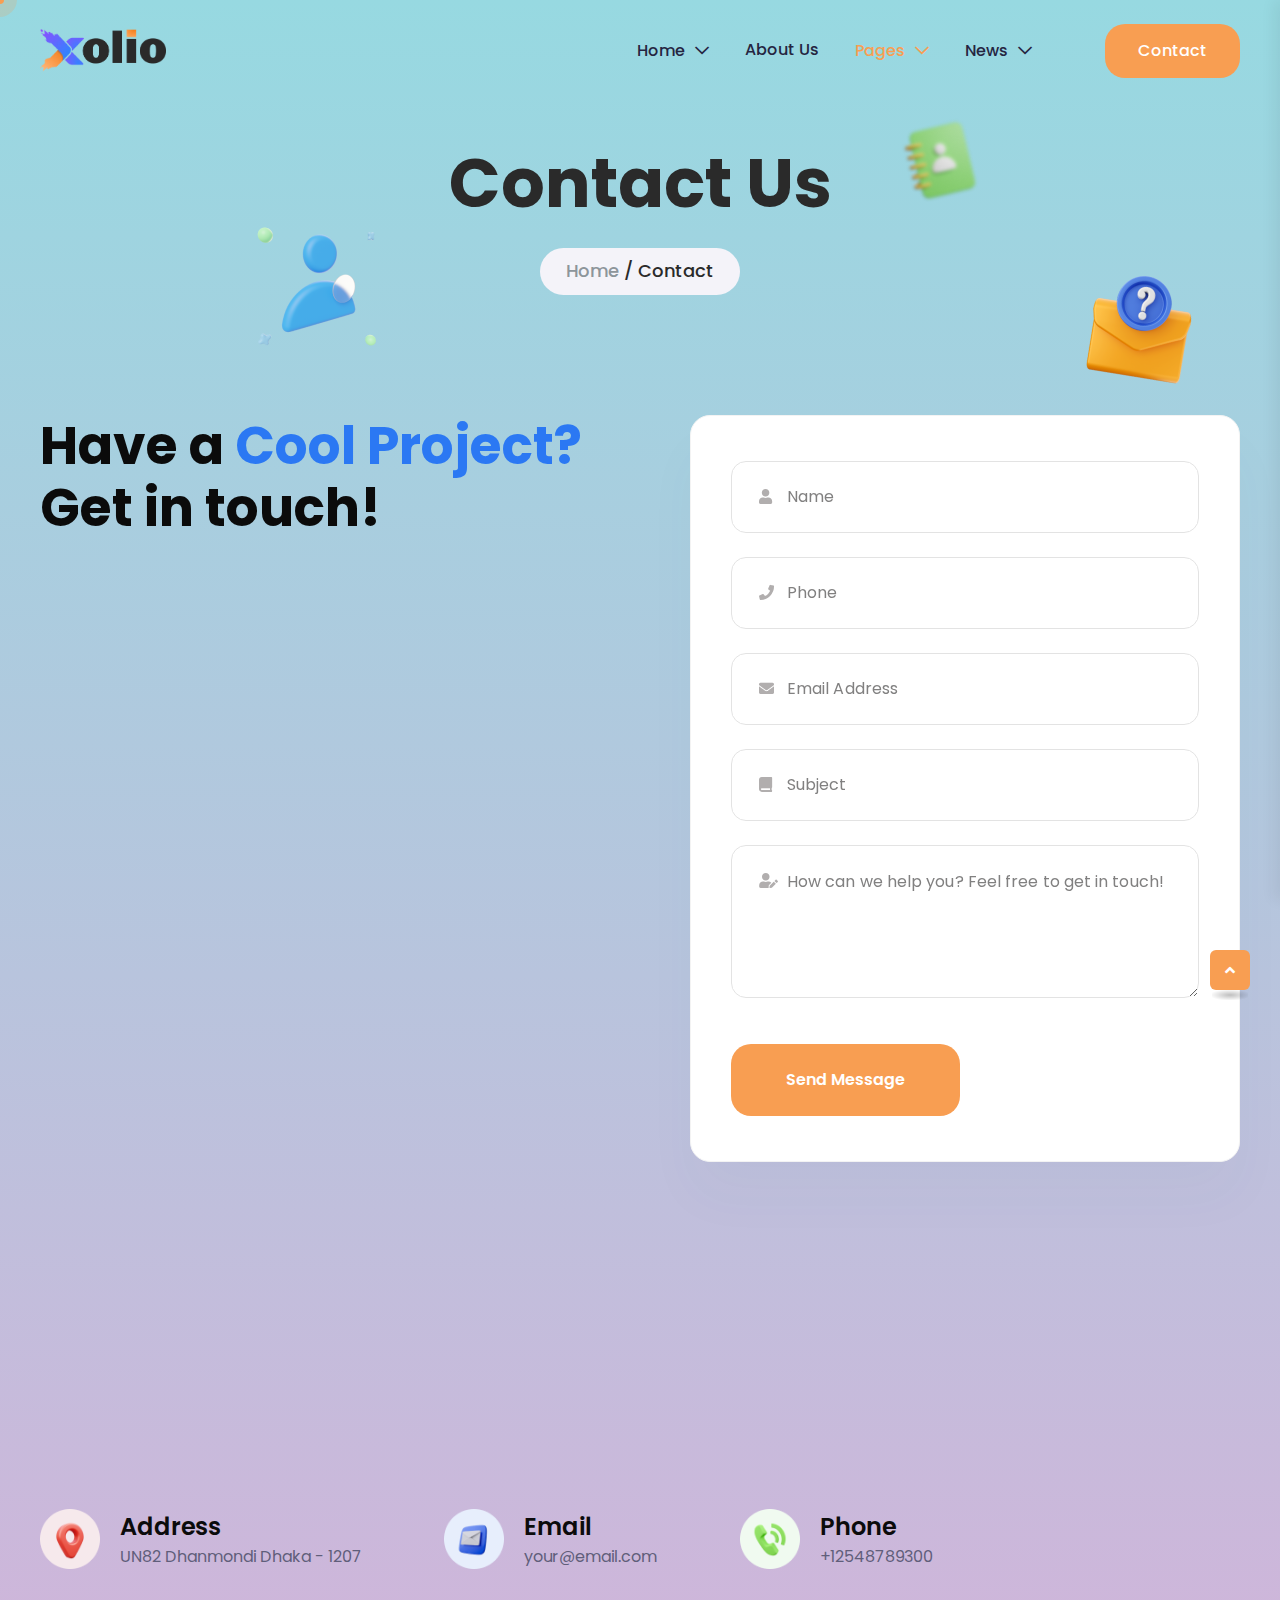
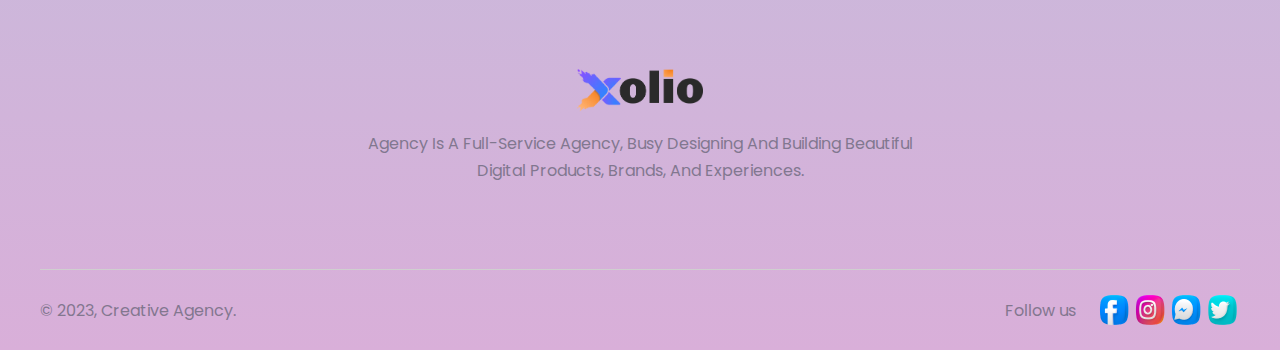
<file: contact.html>
<!doctype html>
<html class="no-js" lang="en">
    <head>
        <meta charset="utf-8">
        <meta http-equiv="x-ua-compatible" content="ie=edge">
        <title>Xolio - Creative Agency HTML5 Template</title>
        <meta name="description" content="Xolio - Creative Agency Template">
        <meta name="viewport" content="width=device-width, initial-scale=1">

		<link rel="shortcut icon" type="image/x-icon" href="assets/img/favicon.png">
        <!-- Place favicon.ico in the root directory -->

        <!-- CSS here -->
        <link rel="stylesheet" href="assets/css/bootstrap.min.css">
        <link rel="stylesheet" href="assets/css/animate.min.css">
        <link rel="stylesheet" href="assets/css/magnific-popup.css">
        <link rel="stylesheet" href="assets/css/fontawesome-all.min.css">
        <link rel="stylesheet" href="assets/css/swiper-bundle.min.css">
        <link rel="stylesheet" href="assets/css/odometer.css">
        <link rel="stylesheet" href="assets/css/slick.css">
        <link rel="stylesheet" href="assets/css/default.css">
        <link rel="stylesheet" href="assets/css/style.css">
        <link rel="stylesheet" href="assets/css/responsive.css">
    </head>
    <body>

        <!--Preloader-->
        <div id="preloader">
            <div id="loader" class="loader">
                <div class="loader-container">
                    <div class="loader-icon"><img src="assets/img/preloader.png" alt="Xolio - Creative Agency HTML5 Template"></div>
                </div>
            </div>
        </div>
        <!--Preloader-end -->

        <!-- Custom-cursor -->
        <div class="mouseCursor cursor-outer"></div>
        <div class="mouseCursor cursor-inner"><span>Drag</span></div>
        <!-- Custom-cursor-end -->

		<!-- Scroll-top -->
        <button class="scroll-top scroll-to-target" data-target="html">
            <i class="fas fa-angle-up"></i>
        </button>
        <!-- Scroll-top-end-->

        <!-- header-area -->
        <header>
            <div id="sticky-header" class="menu-area transparent-header">
                <div class="container">
                    <div class="row">
                        <div class="col-12">
                            <div class="mobile-nav-toggler"><i class="fas fa-bars"></i></div>
                            <div class="menu-wrap">
                                <nav class="menu-nav">
                                    <div class="logo">
                                        <a href="index.html"><img src="assets/img/logo/logo.png" alt="Logo"></a>
                                    </div>
                                    <div class="navbar-wrap main-menu d-none d-lg-flex">
                                        <ul class="navigation">
                                            <li class="menu-item-has-children"><a href="#">Home</a>
                                                <ul class="sub-menu">
                                                    <li><a href="index.html">Creative Agency</a></li>
                                                    <li><a href="index-2.html">Personal Portfolio</a></li>
                                                    <li><a href="index-3.html">Digital Agency</a></li>
                                                </ul>
                                            </li>
                                            <li><a href="about-us.html">About Us</a></li>
                                            <li class="active menu-item-has-children"><a href="#">pages</a>
                                                <ul class="sub-menu">
                                                    <li><a href="about-me.html">About Me</a></li>
                                                    <li><a href="team.html">Team Page</a></li>
                                                    <li><a href="team-details.html">Team Details</a></li>
                                                    <li><a href="project-details.html">Portfolio Details</a></li>
                                                    <li><a href="services-details.html">Services Details</a></li>
                                                    <li class="active"><a href="contact.html">Contact Us</a></li>
                                                </ul>
                                            </li>
                                            <li class="menu-item-has-children"><a href="#">News</a>
                                                <ul class="sub-menu">
                                                    <li><a href="blog.html">Our Blog</a></li>
                                                    <li><a href="blog-details.html">Blog Details</a></li>
                                                </ul>
                                            </li>
                                        </ul>
                                    </div>
                                    <div class="header-action">
                                        <ul class="list-wrap">
                                            <li class="header-btn"><a href="#!" class="btn">Contact <span></span></a></li>
                                        </ul>
                                    </div>
                                </nav>
                            </div>

                            <!-- Mobile Menu  -->
                            <div class="mobile-menu">
                                <nav class="menu-box">
                                    <div class="close-btn"><i class="fas fa-times"></i></div>
                                    <div class="nav-logo">
                                        <a href="index.html"><img src="assets/img/logo/logo.png" alt="Logo"></a>
                                    </div>
                                    <div class="menu-outer">
                                        <!--Here Menu Will Come Automatically Via Javascript / Same Menu as in Header-->
                                    </div>
                                    <div class="social-links">
                                        <ul class="clearfix list-wrap">
                                            <li><a href="#"><i class="fab fa-facebook-f"></i></a></li>
                                            <li><a href="#"><i class="fab fa-twitter"></i></a></li>
                                            <li><a href="#"><i class="fab fa-instagram"></i></a></li>
                                            <li><a href="#"><i class="fab fa-linkedin-in"></i></a></li>
                                            <li><a href="#"><i class="fab fa-youtube"></i></a></li>
                                        </ul>
                                    </div>
                                </nav>
                            </div>
                            <div class="menu-backdrop"></div>
                            <!-- End Mobile Menu -->

                        </div>
                    </div>
                </div>

                <!-- header-contact -->
                <div class="header-contact-wrap">
                    <div class="container">
                        <div class="row">
                            <div class="col-lg-8">
                                <div class="left-side-content">
                                    <h3 class="title">Contact</h3>
                                    <div class="row">
                                        <div class="col-xl-4 col-lg-5 col-md-6">
                                            <div class="contact-info-list">
                                                <ul class="list-wrap">
                                                    <li>
                                                        <div class="icon">
                                                            <svg viewBox="0 0 22 20" fill="none" xmlns="http://www.w3.org/2000/svg">
                                                                <path fill-rule="evenodd" clip-rule="evenodd"
                                                                    d="M1.5 6.5C1.5 4.89295 1.95538 3.86848 2.63534 3.2371C3.32535 2.59637 4.36497 2.25 5.75 2.25H15.75C17.135 2.25 18.1746 2.59637 18.8647 3.2371C19.5446 3.86848 20 4.89295 20 6.5V13.5C20 15.107 19.5446 16.1315 18.8647 16.7629C18.1746 17.4036 17.135 17.75 15.75 17.75H5.75C4.36497 17.75 3.32535 17.4036 2.63534 16.7629C1.95538 16.1315 1.5 15.107 1.5 13.5V6.5ZM5.75 0.75C4.13503 0.75 2.67465 1.15363 1.61466 2.1379C0.544615 3.13152 0 4.60705 0 6.5V13.5C0 15.393 0.544615 16.8685 1.61466 17.8621C2.67465 18.8464 4.13503 19.25 5.75 19.25H15.75C17.365 19.25 18.8254 18.8464 19.8853 17.8621C20.9554 16.8685 21.5 15.393 21.5 13.5V6.5C21.5 4.60705 20.9554 3.13152 19.8853 2.1379C18.8254 1.15363 17.365 0.75 15.75 0.75H5.75ZM16.2181 7.58602C16.5417 7.32751 16.5945 6.85558 16.336 6.53194C16.0775 6.20829 15.6056 6.15548 15.2819 6.41398L12.1529 8.91324L12.1525 8.91352C11.3961 9.51536 10.0946 9.51549 9.33799 8.91393L6.21898 6.41471C5.89574 6.1557 5.42373 6.20778 5.16471 6.53102C4.9057 6.85426 4.95778 7.32627 5.28102 7.58529L8.40101 10.0853L8.40286 10.0868C9.70626 11.1244 11.7837 11.1244 13.0871 10.0868L13.0881 10.086L16.2181 7.58602Z" />
                                                            </svg>
                                                        </div>
                                                        <div class="content">
                                                            <a href="mailto:company@gmail.com">company@gmail.com</a>
                                                        </div>
                                                    </li>
                                                    <li>
                                                        <div class="icon">
                                                            <svg viewBox="0 0 20 22" fill="none" xmlns="http://www.w3.org/2000/svg">
                                                                <path fill-rule="evenodd" clip-rule="evenodd"
                                                                    d="M2.48199 7.65591C3.37522 3.73032 6.71708 1.74769 10.1338 1.75C13.5508 1.75231 16.8905 3.73971 17.7791 7.66556L17.7791 7.6656C18.8362 12.3354 15.943 16.3756 13.2111 18.999L13.2097 19.0004C11.4913 20.659 8.77127 20.661 7.04076 18.9997C4.31866 16.3762 1.42493 12.3261 2.48199 7.65591ZM10.1348 0.250002C14.1154 0.252693 18.1706 2.60029 19.2421 7.33441C20.4848 12.8239 17.0589 17.3834 14.251 20.08C11.9497 22.3008 8.31046 22.2989 6.00106 20.0809L6.00012 20.08C3.20236 17.3836 -0.22362 12.8139 1.01908 7.32441L1.01926 7.32364C2.09618 2.58953 6.1542 0.247312 10.1348 0.250002ZM7.76166 9.30994C7.76166 8.00103 8.82274 6.93994 10.1317 6.93994C11.4406 6.93994 12.5017 8.00103 12.5017 9.30994C12.5017 10.6189 11.4406 11.6799 10.1317 11.6799C8.82274 11.6799 7.76166 10.6189 7.76166 9.30994ZM10.1317 5.43994C7.99432 5.43994 6.26166 7.1726 6.26166 9.30994C6.26166 11.4473 7.99432 13.1799 10.1317 13.1799C12.269 13.1799 14.0017 11.4473 14.0017 9.30994C14.0017 7.1726 12.269 5.43994 10.1317 5.43994Z" />
                                                            </svg>
                                                        </div>
                                                        <div class="content">
                                                            <span>Ranelagh Place, Liverpool, L3 5UL, England</span>
                                                        </div>
                                                    </li>
                                                    <li>
                                                        <div class="icon">
                                                            <svg viewBox="0 0 22 22" fill="none" xmlns="http://www.w3.org/2000/svg">
                                                                <path fill-rule="evenodd" clip-rule="evenodd"
                                                                    d="M1.5 11C1.5 5.89421 5.64421 1.75 10.75 1.75C15.8558 1.75 20 5.89421 20 11C20 16.1058 15.8558 20.25 10.75 20.25C5.64421 20.25 1.5 16.1058 1.5 11ZM10.75 0.25C4.81579 0.25 0 5.06579 0 11C0 16.9342 4.81579 21.75 10.75 21.75C16.6842 21.75 21.5 16.9342 21.5 11C21.5 5.06579 16.6842 0.25 10.75 0.25ZM11.1289 6.50977C11.1289 6.09555 10.7931 5.75977 10.3789 5.75977C9.96469 5.75977 9.62891 6.09555 9.62891 6.50977V10.6098C9.62891 11.0862 9.79027 11.5637 10.0149 11.9576C10.2393 12.3511 10.5673 12.7322 10.9755 12.9744L10.9766 12.975L14.0746 14.8238C14.4303 15.0361 14.8907 14.9198 15.1029 14.5641C15.3152 14.2084 15.1989 13.748 14.8432 13.5357L11.7433 11.6857L11.7413 11.6845C11.6099 11.6067 11.4483 11.4431 11.3179 11.2145C11.1875 10.9859 11.1289 10.7633 11.1289 10.6098V6.50977Z" />
                                                            </svg>
                                                        </div>
                                                        <div class="content">
                                                            <span>7 Days a week <br> from 10-00 am to 6-00 pm</span>
                                                        </div>
                                                    </li>
                                                </ul>
                                                <div class="lats-chat">
                                                    <a href="contact.html">Lat’s Chat</a>
                                                </div>
                                            </div>
                                        </div>
                                        <div class="col-xl-8 col-lg-7 col-md-6">
                                            <div class="our-best-project">
                                                <div class="content">
                                                    <h4 class="title">One of Our <span>Best Ongoing</span> Projects</h4>
                                                    <a href="project-details.html" class="btn">Details <span></span></a>
                                                </div>
                                                <div class="thumb">
                                                    <img src="assets/img/images/our_project_img.png" alt="">
                                                </div>
                                            </div>
                                        </div>
                                    </div>
                                </div>
                            </div>
                            <div class="col-lg-4">
                                <div class="customer-support-wrap">
                                    <h4 class="title">Customer Support</h4>
                                    <div class="customer-support-content">
                                        <div class="content-top">
                                            <img src="assets/img/images/support_img.png" alt="">
                                            <h4 class="title">Need Help Choosing a Plan?</h4>
                                        </div>
                                        <p>We offer solutions for businesses of all sizes. For questions about our plans and products,,
                                            contact our team of experts. <a href="contact.html">Get in touch</a></p>
                                    </div>
                                    <div class="content-bottom">
                                        <a href="contact.html">Support</a>
                                        <a href="contact.html">Documentation</a>
                                    </div>
                                </div>
                            </div>
                        </div>
                    </div>
                </div>
                <div class="body-contact-overlay"></div>
                <!-- header-contact-end -->
            </div>
        </header>
        <!-- header-area-end -->



        <!-- main-area -->
        <main>

            <!-- breadcrumb-area -->
            <section class="breadcrumb-area breadcrumb-area-four pt-175 pb-160">
                <div class="container">
                    <div class="row">
                        <div class="col-12">
                            <div class="breadcrumb-content">
                                <h2 class="title">Contact Us</h2>
                                <nav aria-label="breadcrumb">
                                    <ol class="breadcrumb">
                                        <li class="breadcrumb-item"><a href="index.html">Home</a></li>
                                        <li class="breadcrumb-item active" aria-current="page">Contact</li>
                                    </ol>
                                </nav>
                            </div>
                        </div>
                    </div>
                </div>
                <div class="breadcrumb-shape-wrap-three">
                    <img src="assets/img/images/breadcrumb_shape04.png" alt="" class="wow zoomIn" data-wow-delay=".2s">
                    <img src="assets/img/images/breadcrumb_shape05.png" alt="" class="wow zoomIn" data-wow-delay=".2s">
                    <img src="assets/img/images/breadcrumb_shape06.png" alt="" class="wow zoomIn" data-wow-delay=".2s">
                </div>
            </section>
            <!-- breadcrumb-area-end -->

            <!-- contact-area -->
            <section class="inner-contact-area">
                <div class="container">
                    <div class="inner-contact-wrap">
                        <div class="row">
                            <div class="col-xl-9 col-lg-10">
                                <div class="section-title title-style-two mb-50">
                                    <h2 class="title">Have a <span>Cool Project?</span> Get in touch!</h2>
                                </div>
                                <div class="inner-contact-form-wrap">
                                    <form action="#">
                                        <div class="form-grp">
                                            <label for="name"><i class="fas fa-user"></i></label>
                                            <input type="text" id="name" placeholder="Name">
                                        </div>
                                        <div class="form-grp">
                                            <label for="phone"><i class="fas fa-phone"></i></label>
                                            <input type="text" id="phone" placeholder="Phone">
                                        </div>
                                        <div class="form-grp">
                                            <label for="email"><i class="fas fa-envelope"></i></label>
                                            <input type="email" id="email" placeholder="Email Address">
                                        </div>
                                        <div class="form-grp">
                                            <label for="subject"><i class="fas fa-book-alt"></i></label>
                                            <input type="text" id="subject" placeholder="Subject">
                                        </div>
                                        <div class="form-grp">
                                            <label for="comment"><i class="fas fa-user-edit"></i></label>
                                            <textarea name="comment" id="comment" placeholder="How can we help you? Feel free to get in touch!"></textarea>
                                        </div>
                                        <button type="submit" class="btn">Send Message <span></span></button>
                                    </form>
                                </div>
                                <div id="contact-map">
                                    <iframe
                                        src="https://www.google.com/maps/embed?pb=!1m18!1m12!1m3!1d96811.54759587669!2d-74.01263924803828!3d40.6880494567041!2m3!1f0!2f0!3f0!3m2!1i1024!2i768!4f13.1!3m3!1m2!1s0x89c25bae694479a3%3A0xb9949385da52e69e!2sBarclays%20Center!5e0!3m2!1sen!2sbd!4v1636195194646!5m2!1sen!2sbd"
                                        allowfullscreen loading="lazy"></iframe>
                                </div>
                                <div class="inner-contact-info">
                                    <ul class="list-wrap">
                                        <li>
                                            <div class="contact-info-item">
                                                <div class="icon">
                                                    <img src="assets/img/icon/loction_icon03.png" alt="">
                                                </div>
                                                <div class="content">
                                                    <h6 class="title">Address</h6>
                                                    <p>UN82 Dhanmondi Dhaka - 1207</p>
                                                </div>
                                            </div>
                                        </li>
                                        <li>
                                            <div class="contact-info-item">
                                                <div class="icon">
                                                    <img src="assets/img/icon/mail_icon03.png" alt="">
                                                </div>
                                                <div class="content">
                                                    <h6 class="title">Email</h6>
                                                    <a href="mailto:your@email.com">your@email.com</a>
                                                </div>
                                            </div>
                                        </li>
                                        <li>
                                            <div class="contact-info-item">
                                                <div class="icon">
                                                    <img src="assets/img/icon/phone_icon03.png" alt="">
                                                </div>
                                                <div class="content">
                                                    <h6 class="title">Phone</h6>
                                                    <a href="tel:0123456789">+12548789300</a>
                                                </div>
                                            </div>
                                        </li>
                                    </ul>
                                </div>
                            </div>
                        </div>
                    </div>
                </div>
            </section>
            <!-- contact-area-end -->

        </main>
        <!-- main-area-end -->

        <!-- footer-area -->
        <footer>
            <div class="footer-area-two footer-area-three">
                <div class="container">
                    <div class="footer-top-two">
                        <div class="row justify-content-center">
                            <div class="col-xl-6 col-lg-8">
                                <div class="footer-content-two text-center">
                                    <div class="logo">
                                        <a href="index.html"><img src="assets/img/logo/logo.png" alt=""></a>
                                    </div>
                                    <p>Agency is a full-service agency, busy designing and building beautiful digital products,
                                        brands, and experiences.</p>
                                </div>
                            </div>
                        </div>
                    </div>
                    <div class="footer-bottom-two">
                        <div class="row align-items-center">
                            <div class="col-md-6">
                                <div class="copyright-text">
                                    <p>© 2023, Creative Agency.</p>
                                </div>
                            </div>
                            <div class="col-md-6">
                                <div class="footer-social-two">
                                    <ul class="list-wrap">
                                        <li class="title">Follow us</li>
                                        <li><a href="#"><img src="assets/img/icon/footer_icon01.png" alt=""></a></li>
                                        <li><a href="#"><img src="assets/img/icon/footer_icon02.png" alt=""></a></li>
                                        <li><a href="#"><img src="assets/img/icon/footer_icon03.png" alt=""></a></li>
                                        <li><a href="#"><img src="assets/img/icon/footer_icon04.png" alt=""></a></li>
                                    </ul>
                                </div>
                            </div>
                        </div>
                    </div>
                </div>
            </div>
        </footer>
        <!-- footer-area-end -->



        <!-- JS here -->
        <script src="assets/js/vendor/jquery-3.6.0.min.js"></script>
        <script src="assets/js/bootstrap.min.js"></script>
        <script src="assets/js/isotope.pkgd.min.js"></script>
        <script src="assets/js/imagesloaded.pkgd.min.js"></script>
        <script src="assets/js/jquery.magnific-popup.min.js"></script>
        <script src="assets/js/jquery.odometer.min.js"></script>
        <script src="assets/js/swiper-bundle.min.js"></script>
        <script src="assets/js/jquery.appear.js"></script>
        <script src="assets/js/slick.min.js"></script>
        <script src="assets/js/ajax-form.js"></script>
        <script src="assets/js/parallax.min.js"></script>
        <script src="assets/js/jquery.parallaxScroll.min.js"></script>
        <script src="assets/js/tween-max.js"></script>
        <script src="assets/js/wow.min.js"></script>
        <script src="assets/js/main.js"></script>
    </body>
</html>
</file>
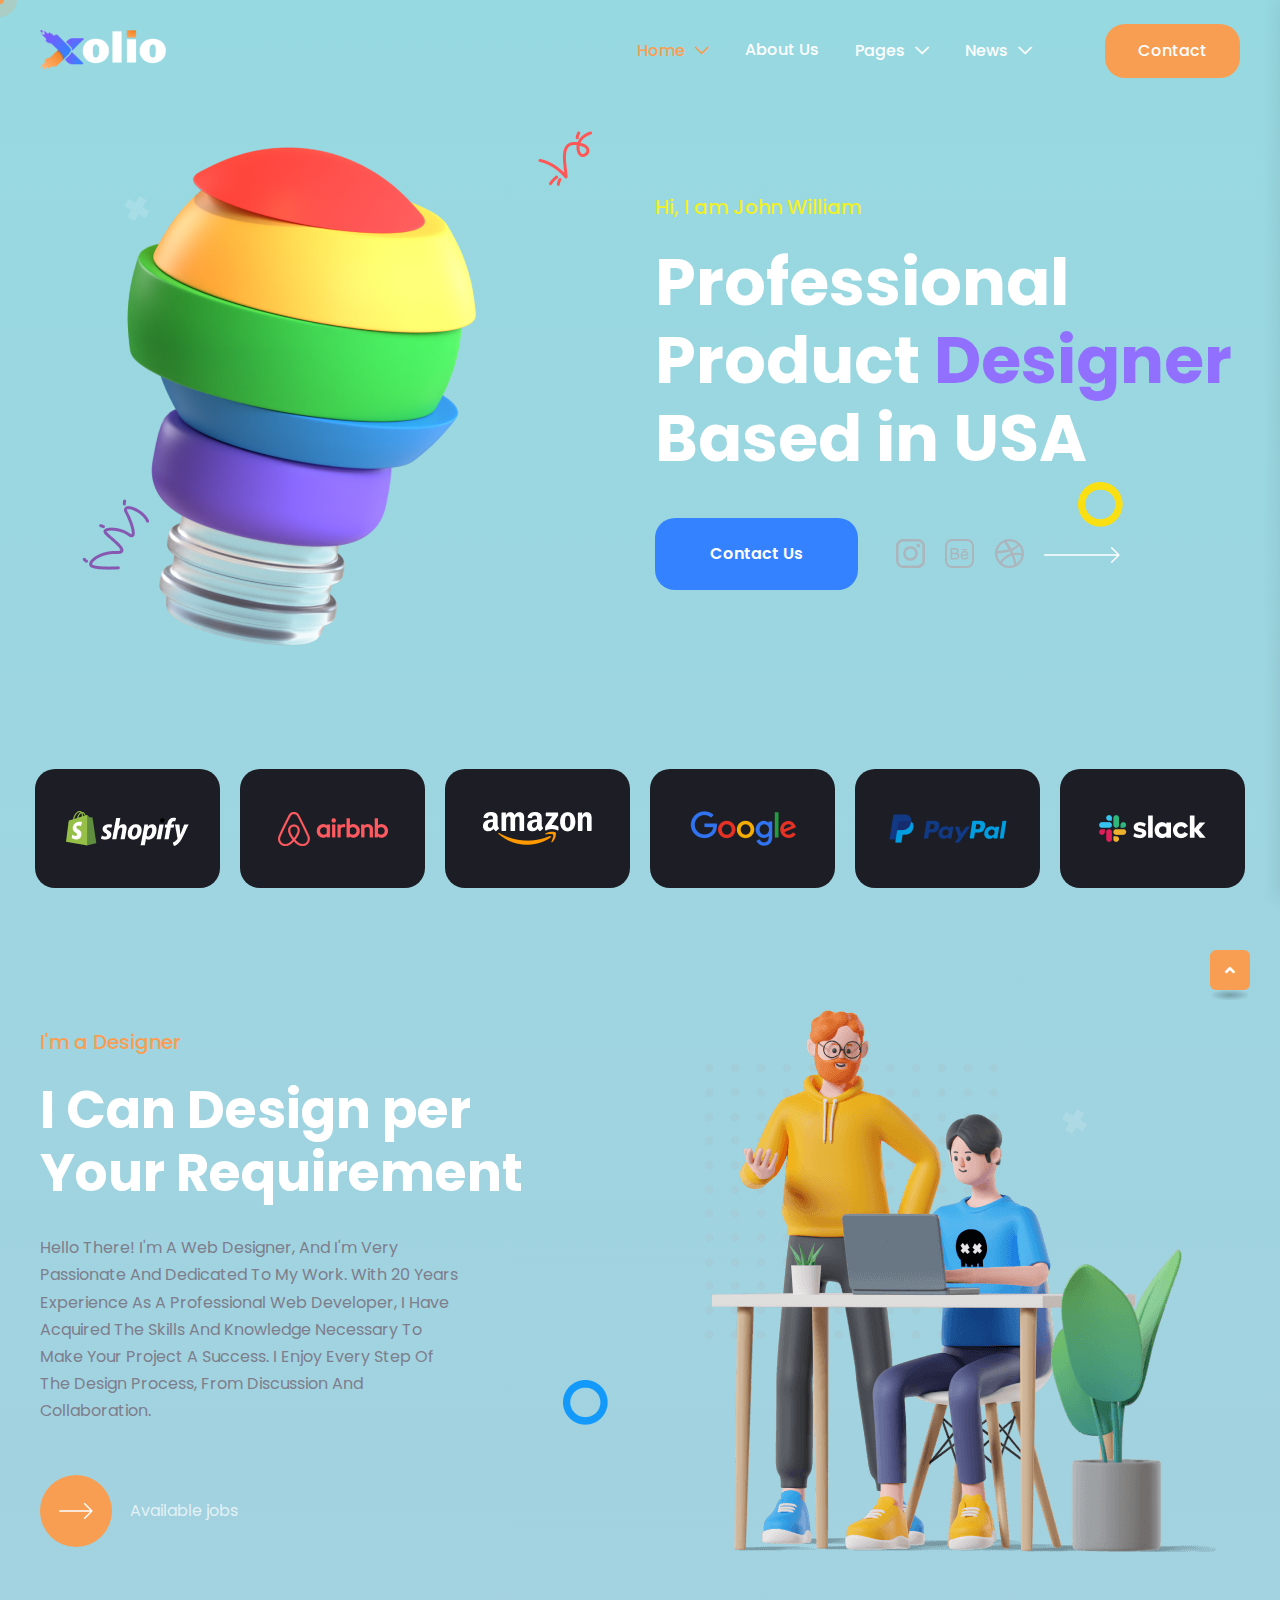
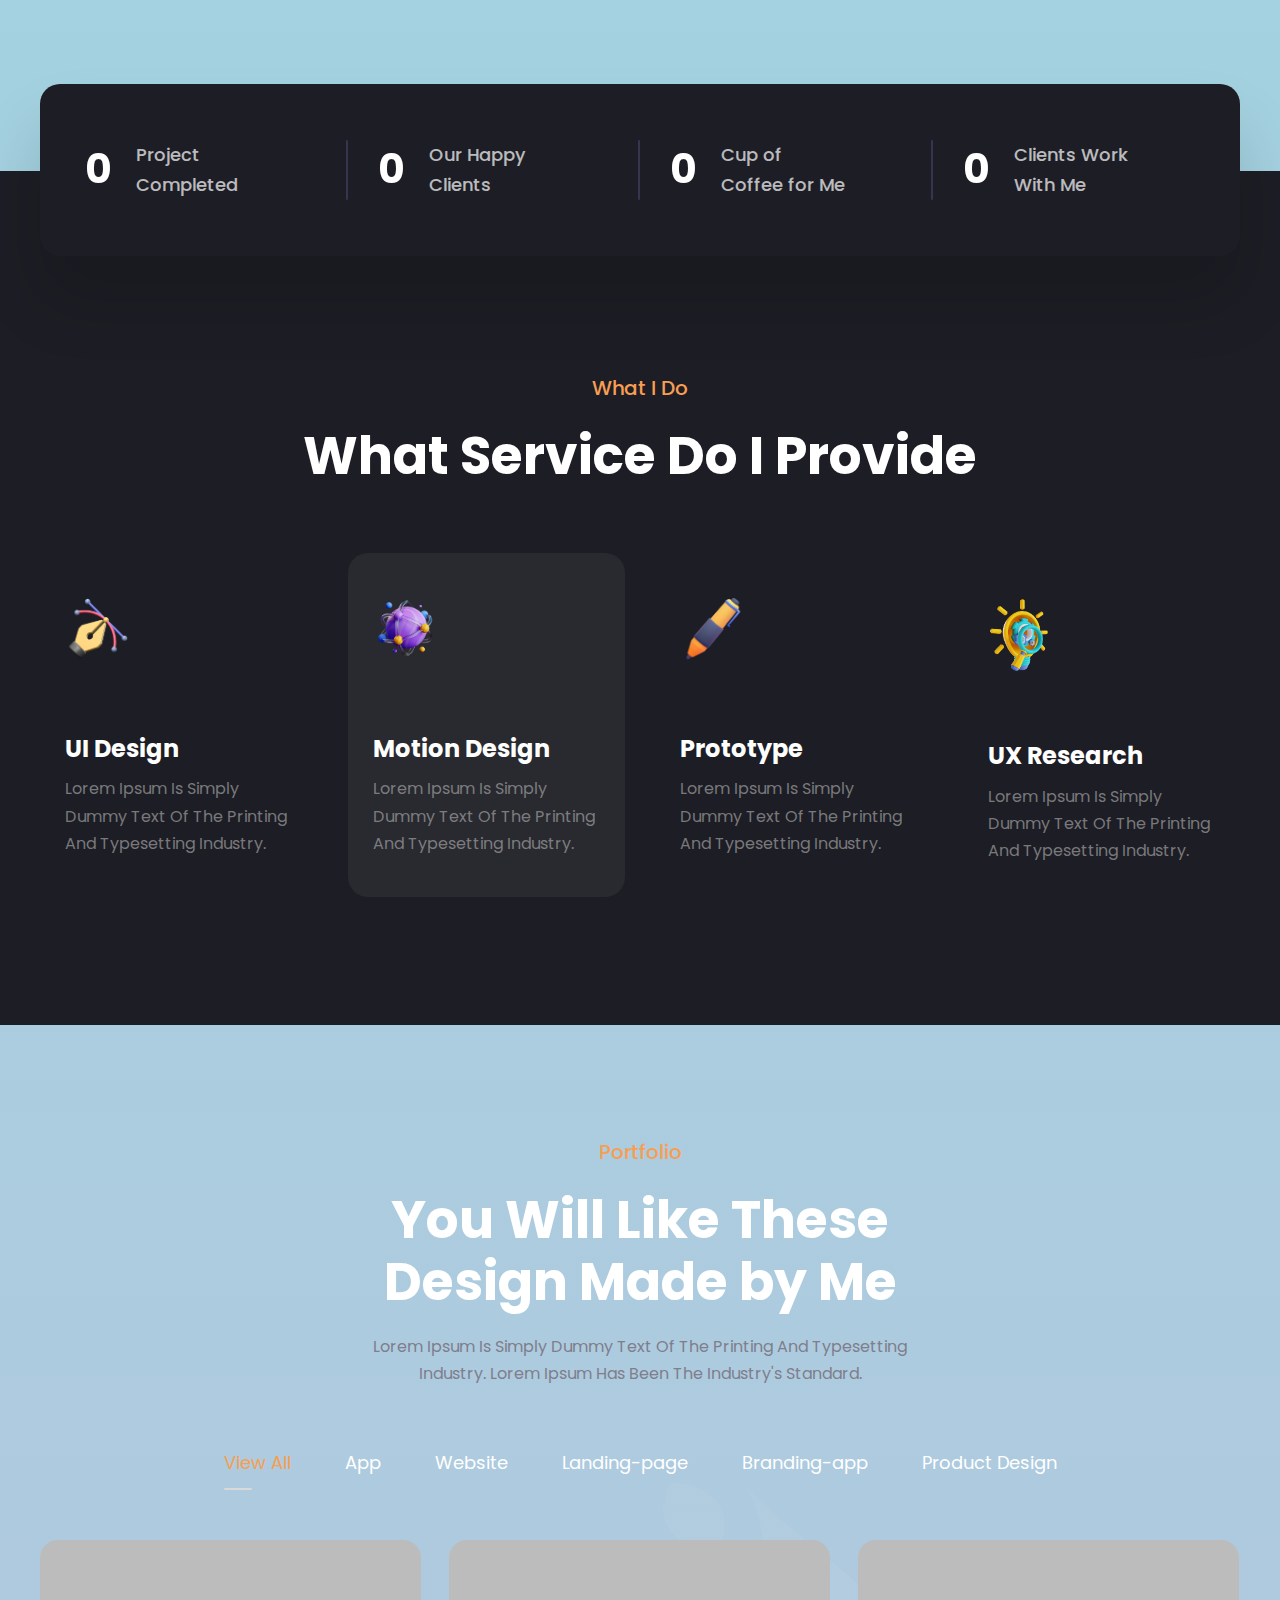
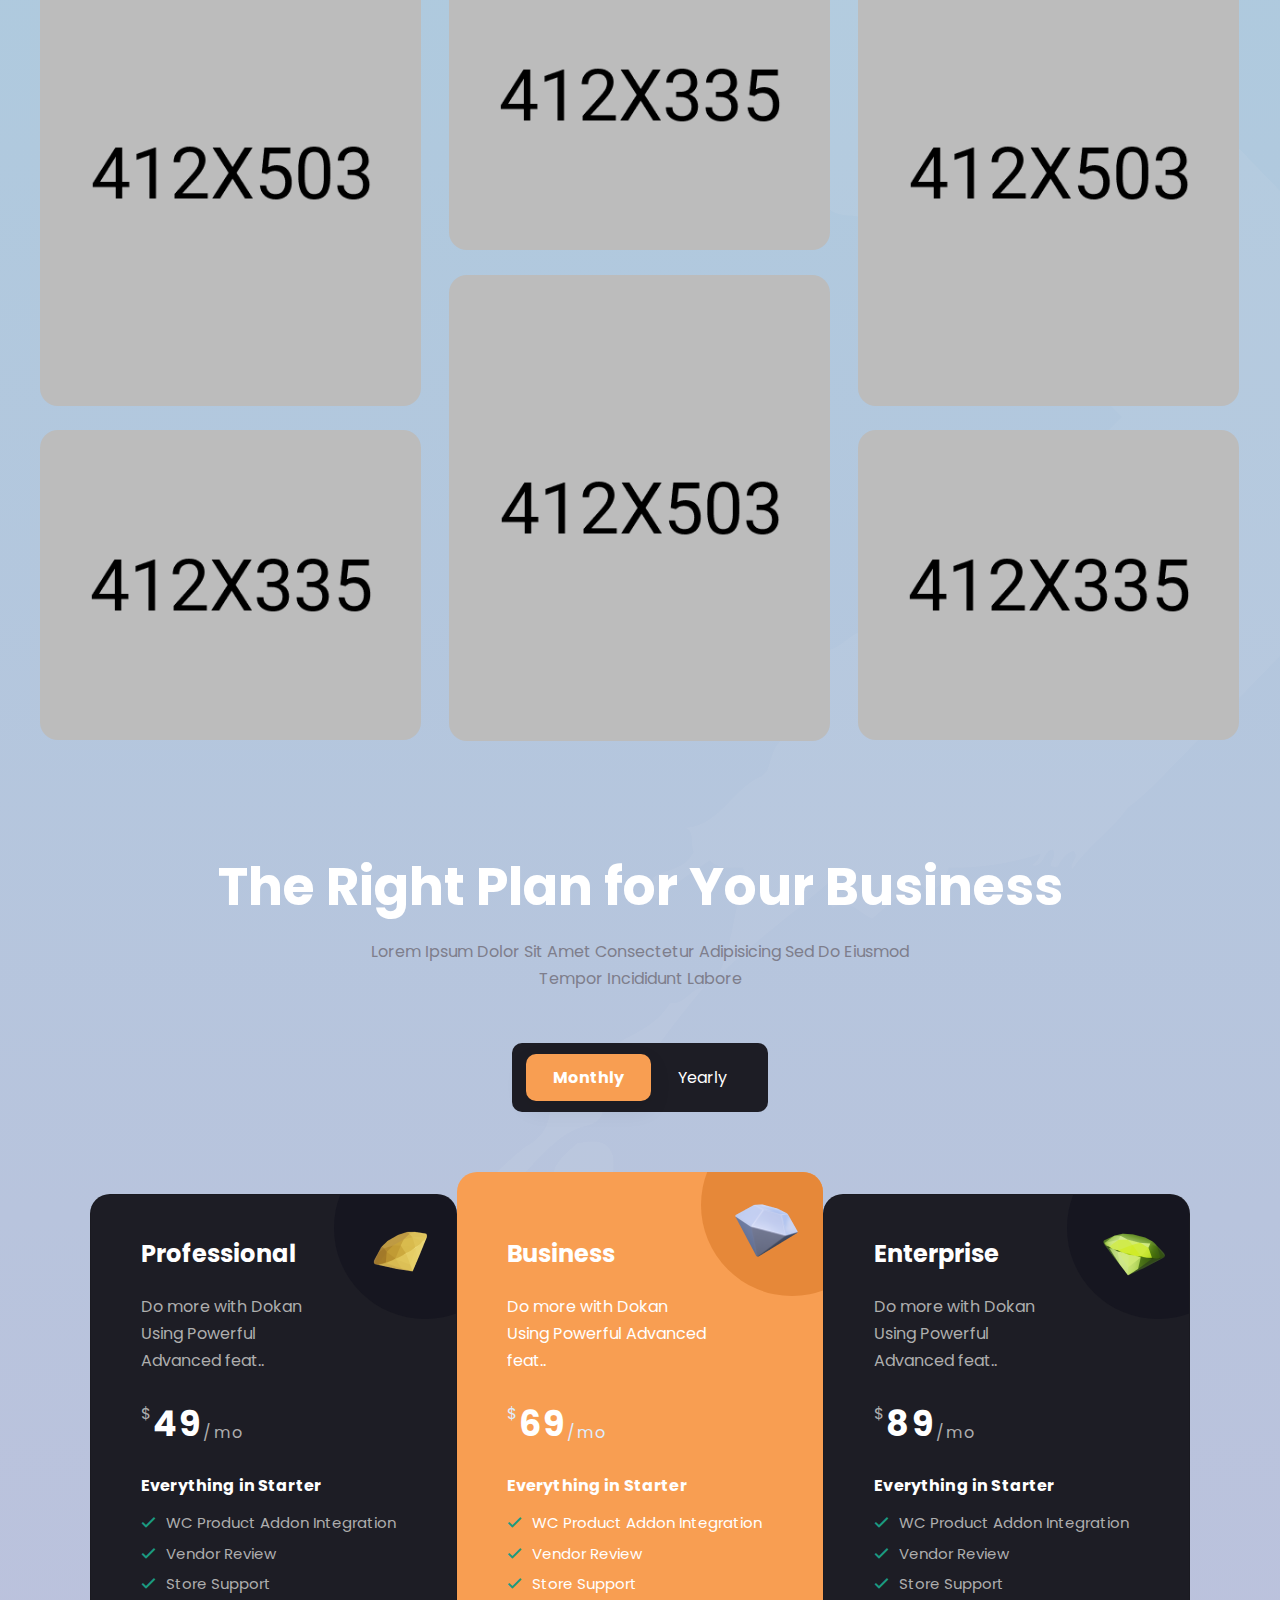
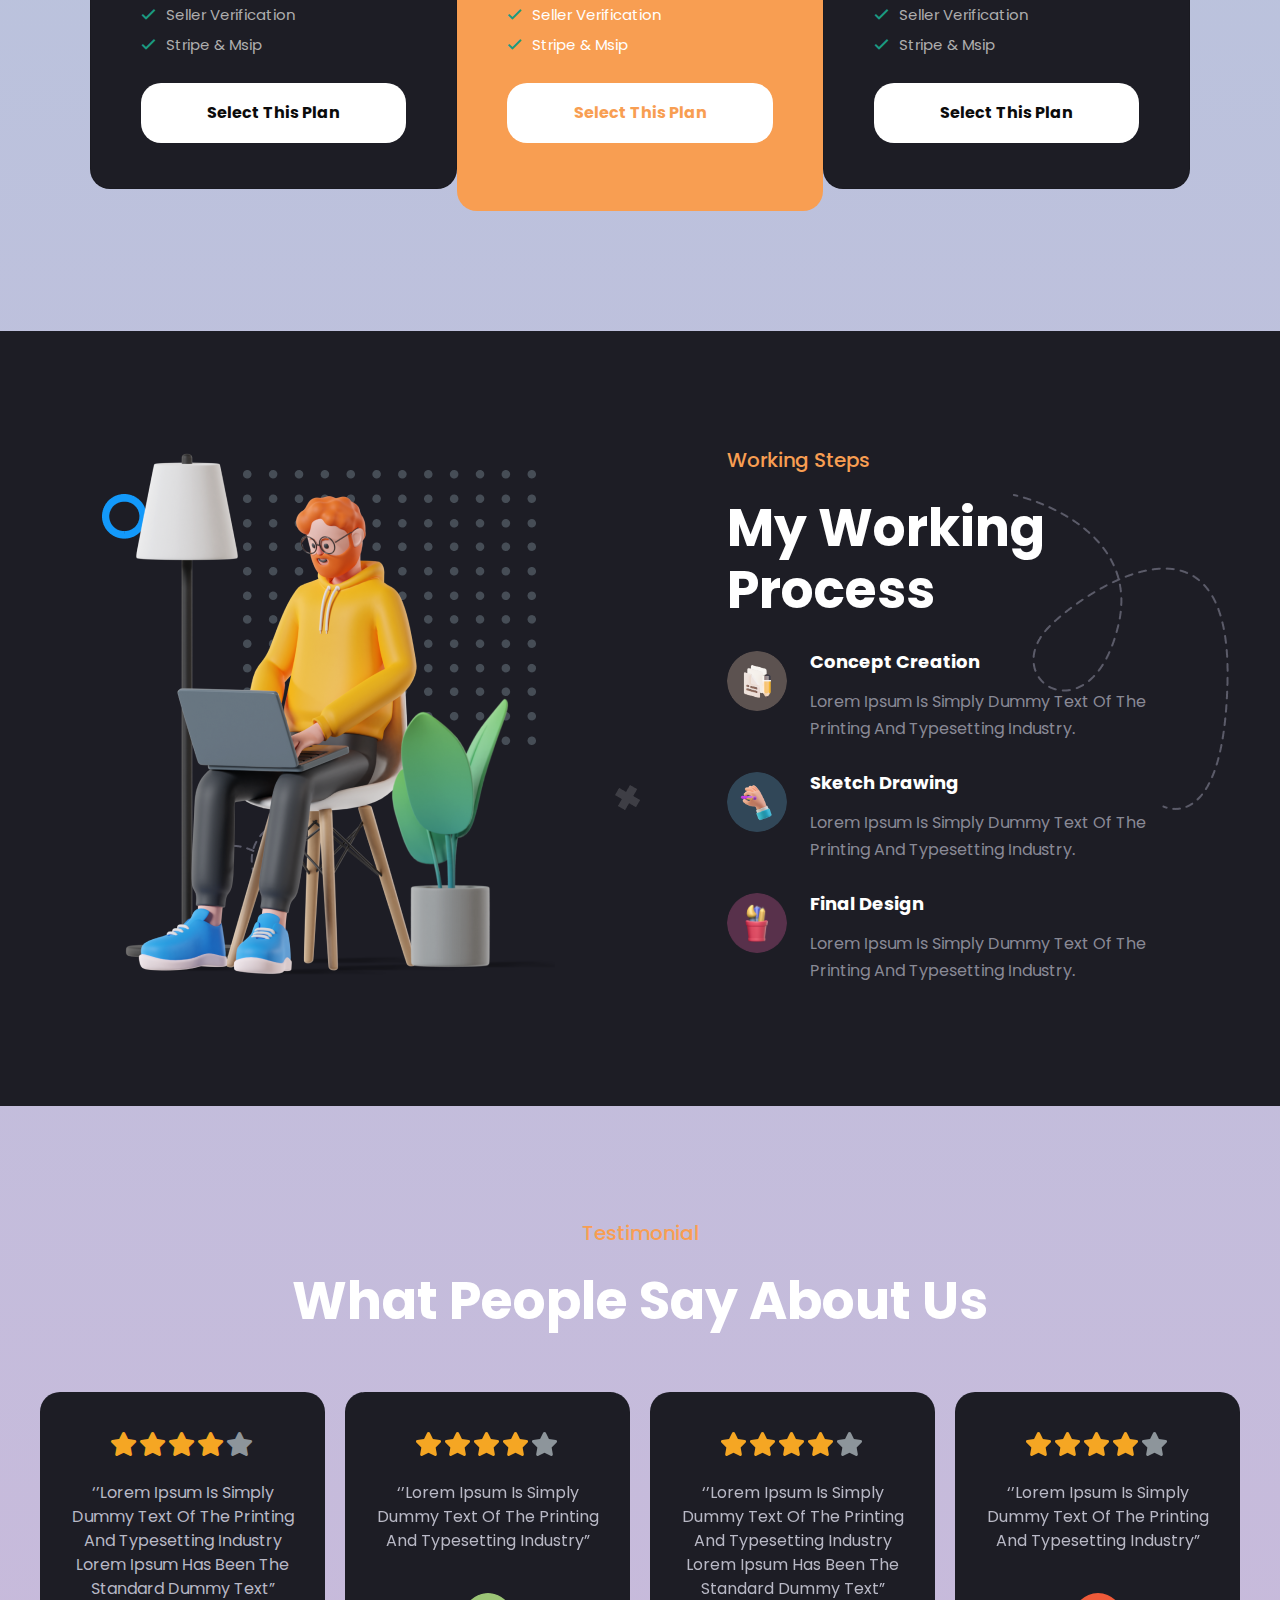
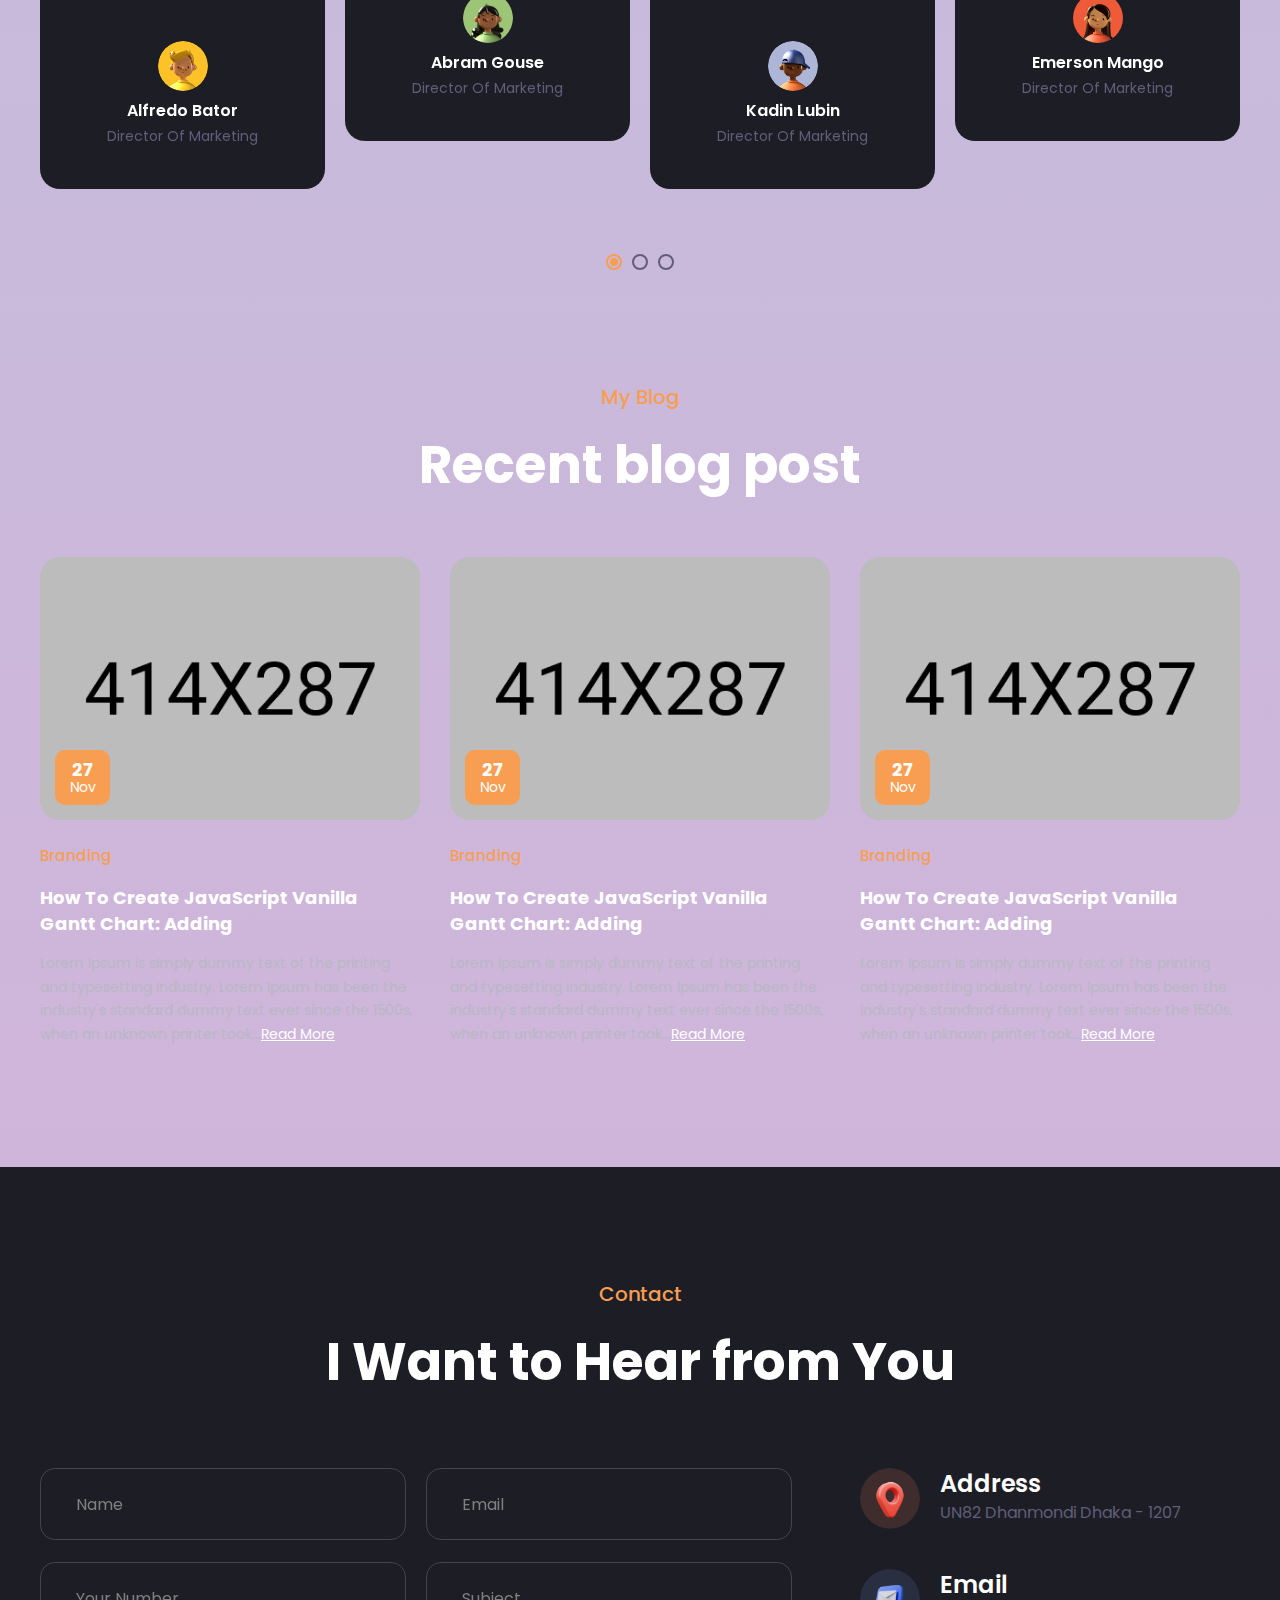
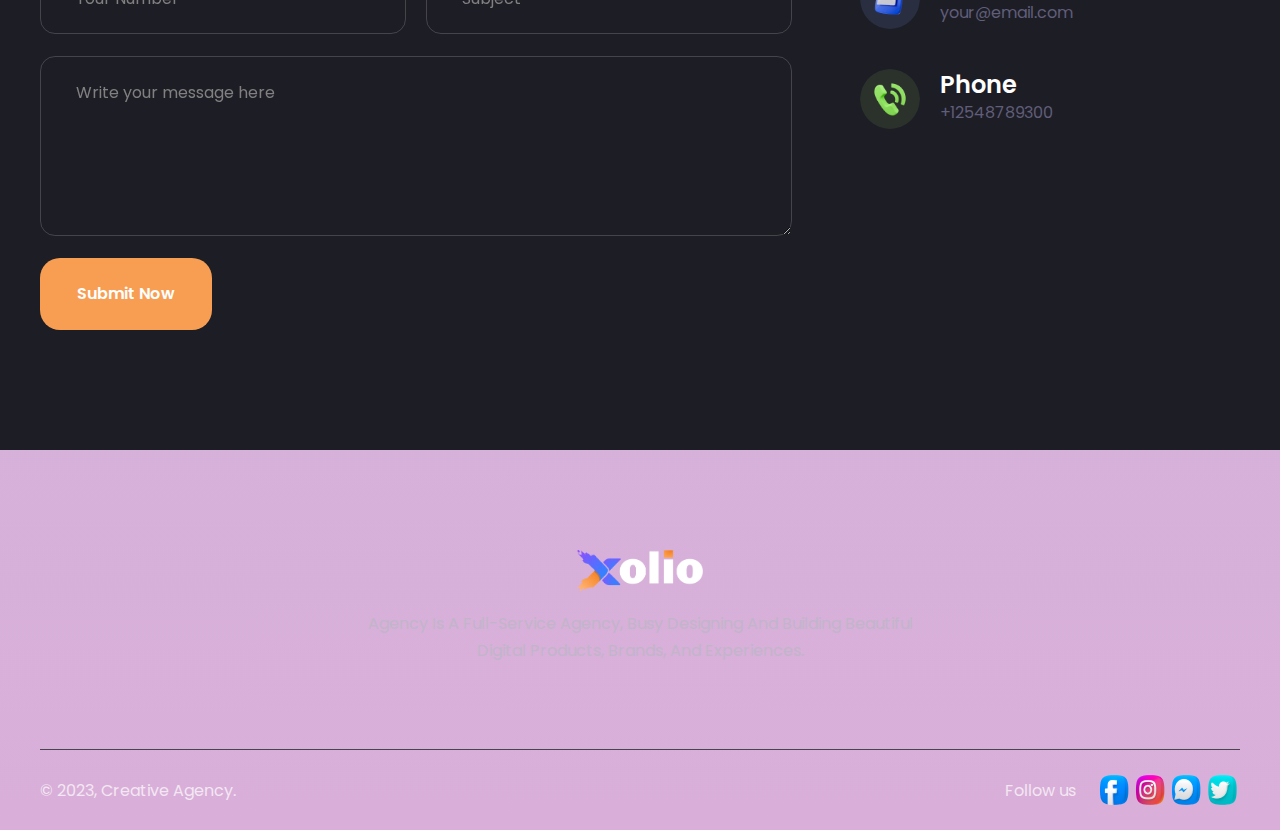
<file: index-2.html>
<!doctype html>
<html class="no-js" lang="en">
    <head>
        <meta charset="utf-8">
        <meta http-equiv="x-ua-compatible" content="ie=edge">
        <title>Xolio - Creative Agency HTML5 Template</title>
        <meta name="description" content="Xolio - Creative Agency Template">
        <meta name="viewport" content="width=device-width, initial-scale=1">

		<link rel="shortcut icon" type="image/x-icon" href="assets/img/favicon.png">
        <!-- Place favicon.ico in the root directory -->

        <!-- CSS here -->
        <link rel="stylesheet" href="assets/css/bootstrap.min.css">
        <link rel="stylesheet" href="assets/css/animate.min.css">
        <link rel="stylesheet" href="assets/css/magnific-popup.css">
        <link rel="stylesheet" href="assets/css/fontawesome-all.min.css">
        <link rel="stylesheet" href="assets/css/swiper-bundle.min.css">
        <link rel="stylesheet" href="assets/css/odometer.css">
        <link rel="stylesheet" href="assets/css/slick.css">
        <link rel="stylesheet" href="assets/css/default.css">
        <link rel="stylesheet" href="assets/css/style.css">
        <link rel="stylesheet" href="assets/css/responsive.css">
    </head>
    <body class="black-background">

        <!--Preloader-->
        <div id="preloader">
            <div id="loader" class="loader">
                <div class="loader-container">
                    <div class="loader-icon"><img src="assets/img/preloader.png" alt="Xolio - Creative Agency HTML5 Template"></div>
                </div>
            </div>
        </div>
        <!--Preloader-end -->

        <!-- Custom-cursor -->
        <div class="mouseCursor cursor-outer"></div>
        <div class="mouseCursor cursor-inner"><span>Drag</span></div>
        <!-- Custom-cursor-end -->

		<!-- Scroll-top -->
        <button class="scroll-top scroll-to-target" data-target="html">
            <i class="fas fa-angle-up"></i>
        </button>
        <!-- Scroll-top-end-->

        <!-- header-area -->
        <header>
            <div id="sticky-header" class="menu-area menu-style-two transparent-header">
                <div class="container">
                    <div class="row">
                        <div class="col-12">
                            <div class="mobile-nav-toggler"><i class="fas fa-bars"></i></div>
                            <div class="menu-wrap">
                                <nav class="menu-nav">
                                    <div class="logo">
                                        <a href="index.html"><img src="assets/img/logo/w_logo.png" alt="Logo"></a>
                                    </div>
                                    <div class="navbar-wrap main-menu d-none d-lg-flex">
                                        <ul class="navigation">
                                            <li class="active menu-item-has-children"><a href="#">Home</a>
                                                <ul class="sub-menu">
                                                    <li><a href="index.html">Creative Agency</a></li>
                                                    <li class="active"><a href="index-2.html">Personal Portfolio</a></li>
                                                    <li><a href="index-3.html">Digital Agency</a></li>
                                                </ul>
                                            </li>
                                            <li><a href="about-us.html">About Us</a></li>
                                            <li class="menu-item-has-children"><a href="#">pages</a>
                                                <ul class="sub-menu">
                                                    <li><a href="about-me.html">About Me</a></li>
                                                    <li><a href="team.html">Team Page</a></li>
                                                    <li><a href="team-details.html">Team Details</a></li>
                                                    <li><a href="project-details.html">Portfolio Details</a></li>
                                                    <li><a href="services-details.html">Services Details</a></li>
                                                    <li><a href="contact.html">Contact Us</a></li>
                                                </ul>
                                            </li>
                                            <li class="menu-item-has-children"><a href="#">News</a>
                                                <ul class="sub-menu">
                                                    <li><a href="blog.html">Our Blog</a></li>
                                                    <li><a href="blog-details.html">Blog Details</a></li>
                                                </ul>
                                            </li>
                                        </ul>
                                    </div>
                                    <div class="header-action">
                                        <ul class="list-wrap">
                                            <li class="header-btn"><a href="#!" class="btn">Contact <span></span></a></li>
                                        </ul>
                                    </div>
                                </nav>
                            </div>

                            <!-- Mobile Menu  -->
                            <div class="mobile-menu">
                                <nav class="menu-box">
                                    <div class="close-btn"><i class="fas fa-times"></i></div>
                                    <div class="nav-logo">
                                        <a href="index.html"><img src="assets/img/logo/logo.png" alt="Logo"></a>
                                    </div>
                                    <div class="menu-outer">
                                        <!--Here Menu Will Come Automatically Via Javascript / Same Menu as in Header-->
                                    </div>
                                    <div class="social-links">
                                        <ul class="clearfix list-wrap">
                                            <li><a href="#"><i class="fab fa-facebook-f"></i></a></li>
                                            <li><a href="#"><i class="fab fa-twitter"></i></a></li>
                                            <li><a href="#"><i class="fab fa-instagram"></i></a></li>
                                            <li><a href="#"><i class="fab fa-linkedin-in"></i></a></li>
                                            <li><a href="#"><i class="fab fa-youtube"></i></a></li>
                                        </ul>
                                    </div>
                                </nav>
                            </div>
                            <div class="menu-backdrop"></div>
                            <!-- End Mobile Menu -->

                        </div>
                    </div>
                </div>
                <!-- header-contact -->
                <div class="header-contact-wrap black-background">
                    <div class="container">
                        <div class="row">
                            <div class="col-lg-8">
                                <div class="left-side-content">
                                    <h3 class="title">Contact</h3>
                                    <div class="row">
                                        <div class="col-xl-4 col-lg-5 col-md-6">
                                            <div class="contact-info-list">
                                                <ul class="list-wrap">
                                                    <li>
                                                        <div class="icon">
                                                            <svg viewBox="0 0 22 20" fill="none" xmlns="http://www.w3.org/2000/svg">
                                                                <path fill-rule="evenodd" clip-rule="evenodd"
                                                                    d="M1.5 6.5C1.5 4.89295 1.95538 3.86848 2.63534 3.2371C3.32535 2.59637 4.36497 2.25 5.75 2.25H15.75C17.135 2.25 18.1746 2.59637 18.8647 3.2371C19.5446 3.86848 20 4.89295 20 6.5V13.5C20 15.107 19.5446 16.1315 18.8647 16.7629C18.1746 17.4036 17.135 17.75 15.75 17.75H5.75C4.36497 17.75 3.32535 17.4036 2.63534 16.7629C1.95538 16.1315 1.5 15.107 1.5 13.5V6.5ZM5.75 0.75C4.13503 0.75 2.67465 1.15363 1.61466 2.1379C0.544615 3.13152 0 4.60705 0 6.5V13.5C0 15.393 0.544615 16.8685 1.61466 17.8621C2.67465 18.8464 4.13503 19.25 5.75 19.25H15.75C17.365 19.25 18.8254 18.8464 19.8853 17.8621C20.9554 16.8685 21.5 15.393 21.5 13.5V6.5C21.5 4.60705 20.9554 3.13152 19.8853 2.1379C18.8254 1.15363 17.365 0.75 15.75 0.75H5.75ZM16.2181 7.58602C16.5417 7.32751 16.5945 6.85558 16.336 6.53194C16.0775 6.20829 15.6056 6.15548 15.2819 6.41398L12.1529 8.91324L12.1525 8.91352C11.3961 9.51536 10.0946 9.51549 9.33799 8.91393L6.21898 6.41471C5.89574 6.1557 5.42373 6.20778 5.16471 6.53102C4.9057 6.85426 4.95778 7.32627 5.28102 7.58529L8.40101 10.0853L8.40286 10.0868C9.70626 11.1244 11.7837 11.1244 13.0871 10.0868L13.0881 10.086L16.2181 7.58602Z" />
                                                            </svg>
                                                        </div>
                                                        <div class="content">
                                                            <a href="mailto:company@gmail.com">company@gmail.com</a>
                                                        </div>
                                                    </li>
                                                    <li>
                                                        <div class="icon">
                                                            <svg viewBox="0 0 20 22" fill="none" xmlns="http://www.w3.org/2000/svg">
                                                                <path fill-rule="evenodd" clip-rule="evenodd"
                                                                    d="M2.48199 7.65591C3.37522 3.73032 6.71708 1.74769 10.1338 1.75C13.5508 1.75231 16.8905 3.73971 17.7791 7.66556L17.7791 7.6656C18.8362 12.3354 15.943 16.3756 13.2111 18.999L13.2097 19.0004C11.4913 20.659 8.77127 20.661 7.04076 18.9997C4.31866 16.3762 1.42493 12.3261 2.48199 7.65591ZM10.1348 0.250002C14.1154 0.252693 18.1706 2.60029 19.2421 7.33441C20.4848 12.8239 17.0589 17.3834 14.251 20.08C11.9497 22.3008 8.31046 22.2989 6.00106 20.0809L6.00012 20.08C3.20236 17.3836 -0.22362 12.8139 1.01908 7.32441L1.01926 7.32364C2.09618 2.58953 6.1542 0.247312 10.1348 0.250002ZM7.76166 9.30994C7.76166 8.00103 8.82274 6.93994 10.1317 6.93994C11.4406 6.93994 12.5017 8.00103 12.5017 9.30994C12.5017 10.6189 11.4406 11.6799 10.1317 11.6799C8.82274 11.6799 7.76166 10.6189 7.76166 9.30994ZM10.1317 5.43994C7.99432 5.43994 6.26166 7.1726 6.26166 9.30994C6.26166 11.4473 7.99432 13.1799 10.1317 13.1799C12.269 13.1799 14.0017 11.4473 14.0017 9.30994C14.0017 7.1726 12.269 5.43994 10.1317 5.43994Z" />
                                                            </svg>
                                                        </div>
                                                        <div class="content">
                                                            <span>Ranelagh Place, Liverpool, L3 5UL, England</span>
                                                        </div>
                                                    </li>
                                                    <li>
                                                        <div class="icon">
                                                            <svg viewBox="0 0 22 22" fill="none" xmlns="http://www.w3.org/2000/svg">
                                                                <path fill-rule="evenodd" clip-rule="evenodd"
                                                                    d="M1.5 11C1.5 5.89421 5.64421 1.75 10.75 1.75C15.8558 1.75 20 5.89421 20 11C20 16.1058 15.8558 20.25 10.75 20.25C5.64421 20.25 1.5 16.1058 1.5 11ZM10.75 0.25C4.81579 0.25 0 5.06579 0 11C0 16.9342 4.81579 21.75 10.75 21.75C16.6842 21.75 21.5 16.9342 21.5 11C21.5 5.06579 16.6842 0.25 10.75 0.25ZM11.1289 6.50977C11.1289 6.09555 10.7931 5.75977 10.3789 5.75977C9.96469 5.75977 9.62891 6.09555 9.62891 6.50977V10.6098C9.62891 11.0862 9.79027 11.5637 10.0149 11.9576C10.2393 12.3511 10.5673 12.7322 10.9755 12.9744L10.9766 12.975L14.0746 14.8238C14.4303 15.0361 14.8907 14.9198 15.1029 14.5641C15.3152 14.2084 15.1989 13.748 14.8432 13.5357L11.7433 11.6857L11.7413 11.6845C11.6099 11.6067 11.4483 11.4431 11.3179 11.2145C11.1875 10.9859 11.1289 10.7633 11.1289 10.6098V6.50977Z" />
                                                            </svg>
                                                        </div>
                                                        <div class="content">
                                                            <span>7 Days a week <br> from 10-00 am to 6-00 pm</span>
                                                        </div>
                                                    </li>
                                                </ul>
                                                <div class="lats-chat">
                                                    <a href="contact.html">Lat’s Chat</a>
                                                </div>
                                            </div>
                                        </div>
                                        <div class="col-xl-8 col-lg-7 col-md-6">
                                            <div class="our-best-project">
                                                <div class="content">
                                                    <h4 class="title">One of Our <span>Best Ongoing</span> Projects</h4>
                                                    <a href="project-details.html" class="btn">Details <span></span></a>
                                                </div>
                                                <div class="thumb">
                                                    <img src="assets/img/images/our_project_img.png" alt="">
                                                </div>
                                            </div>
                                        </div>
                                    </div>
                                </div>
                            </div>
                            <div class="col-lg-4">
                                <div class="customer-support-wrap">
                                    <h4 class="title">Customer Support</h4>
                                    <div class="customer-support-content">
                                        <div class="content-top">
                                            <img src="assets/img/images/support_img.png" alt="">
                                            <h4 class="title">Need Help Choosing a Plan?</h4>
                                        </div>
                                        <p>We offer solutions for businesses of all sizes. For questions about our plans and products,,
                                            contact our team of experts. <a href="contact.html">Get in touch</a></p>
                                    </div>
                                    <div class="content-bottom">
                                        <a href="contact.html">Support</a>
                                        <a href="contact.html">Documentation</a>
                                    </div>
                                </div>
                            </div>
                        </div>
                    </div>
                </div>
                <div class="body-contact-overlay black"></div>
                <!-- header-contact-end -->
            </div>
        </header>
        <!-- header-area-end -->



        <!-- main-area -->
        <main>

            <!-- banner-area -->
            <section class="banner-area-two">
                <div class="container">
                    <div class="row align-items-center">
                        <div class="col-xl-6 col-lg-5">
                            <div class="banner-img-two">
                                <img src="assets/img/banner/h2_banner_img.png" alt="">
                            </div>
                        </div>
                        <div class="col-xl-6 col-lg-7">
                            <div class="banner-content-two">
                                <span class="sub-title">Hi, I am John William</span>
                                <h2 class="title">Professional Product <span>Designer</span> Based in USA</h2>
                                <div class="banner-content-bottom">
                                    <a href="contact.html" class="btn">Contact Us <span></span></a>
                                    <ul class="list-wrap">
                                        <li><a href="#"><img src="assets/img/icon/banner_icon01.svg" alt=""></a></li>
                                        <li><a href="#"><img src="assets/img/icon/banner_icon02.svg" alt=""></a></li>
                                        <li><a href="#"><img src="assets/img/icon/banner_icon03.svg" alt=""></a></li>
                                        <li><a href="#"><img src="assets/img/icon/banner_icon04.svg" alt=""></a></li>
                                    </ul>
                                </div>
                            </div>
                        </div>
                    </div>
                </div>
                <div class="banner-shape-wrap-two">
                    <img src="assets/img/banner/h2_banner_shape01.png" alt="" class="rotateme">
                    <img src="assets/img/banner/h2_banner_shape02.png" alt="" class="ribbonRotate">
                    <img src="assets/img/banner/h2_banner_shape03.png" alt="" class="ribbonRotate">
                    <img src="assets/img/banner/h2_banner_shape04.png" alt="">
                </div>
            </section>
            <!-- banner-area-end -->

            <!-- brand-area -->
            <div class="brand-area">
                <div class="container">
                    <div class="row brand-active">
                        <div class="col-12">
                            <div class="brand-item">
                                <img src="assets/img/brand/brand_img01.png" alt="">
                            </div>
                        </div>
                        <div class="col-12">
                            <div class="brand-item">
                                <img src="assets/img/brand/brand_img02.png" alt="">
                            </div>
                        </div>
                        <div class="col-12">
                            <div class="brand-item">
                                <img src="assets/img/brand/brand_img03.png" alt="">
                            </div>
                        </div>
                        <div class="col-12">
                            <div class="brand-item">
                                <img src="assets/img/brand/brand_img04.png" alt="">
                            </div>
                        </div>
                        <div class="col-12">
                            <div class="brand-item">
                                <img src="assets/img/brand/brand_img05.png" alt="">
                            </div>
                        </div>
                        <div class="col-12">
                            <div class="brand-item">
                                <img src="assets/img/brand/brand_img06.png" alt="">
                            </div>
                        </div>
                    </div>
                </div>
            </div>
            <!-- brand-area-end -->

            <!-- about-area -->
            <section class="about-area-two">
                <div class="container">
                    <div class="row align-items-center">
                        <div class="col-lg-6 order-0 order-lg-2">
                            <div class="about-img-two text-center">
                                <img src="assets/img/images/h2_about_img.png" alt="">
                            </div>
                        </div>
                        <div class="col-lg-6">
                            <div class="about-content-two">
                                <div class="section-title white-title title-style-two mb-30">
                                    <span class="sub-title">I'm a Designer</span>
                                    <h2 class="title">I Can Design per <br> Your Requirement</h2>
                                </div>
                                <p>Hello there! I'm a web designer, and I'm very passionate and dedicated to my work. With 20 years experience as a
                                professional web developer, I have acquired the skills and knowledge necessary to make your project a success. I enjoy
                                every step of the design process, from discussion and collaboration.</p>
                                <a href="contact.html">
                                    <span class="arrow"><img src="assets/img/icon/right_arrow.svg" alt=""></span>
                                    <span class="text">Available jobs</span>
                                </a>
                            </div>
                        </div>
                    </div>
                </div>
                <div class="about-shape-wrap">
                    <img src="assets/img/images/h2_about_shape01.png" alt="" class="shape-one" data-parallax='{"y" : 100 }'>
                    <img src="assets/img/images/h2_about_shape02.png" alt="" class="shape-two">
                    <img src="assets/img/images/h2_about_shape03.png" alt="" class="shape-three">
                </div>
            </section>
            <!-- about-area-end -->

            <!-- counter-area -->
            <div class="counter-area">
                <div class="container">
                    <div class="counter-item-wrap">
                        <div class="row">
                            <div class="col-lg-3 col-sm-6">
                                <div class="counter-item">
                                    <span class="count odometer" data-count="535"></span>
                                    <p>Project <span>Completed</span></p>
                                </div>
                            </div>
                            <div class="col-lg-3 col-sm-6">
                                <div class="counter-item">
                                    <span class="count odometer" data-count="922"></span>
                                    <p>Our Happy <span>Clients</span></p>
                                </div>
                            </div>
                            <div class="col-lg-3 col-sm-6">
                                <div class="counter-item">
                                    <span class="count odometer" data-count="954"></span>
                                    <p>Cup of <span>Coffee for Me</span></p>
                                </div>
                            </div>
                            <div class="col-lg-3 col-sm-6">
                                <div class="counter-item">
                                    <span class="count odometer" data-count="343"></span>
                                    <p>Clients Work <span>With Me</span></p>
                                </div>
                            </div>
                        </div>
                    </div>
                </div>
            </div>
            <!-- counter-area-end -->

            <!-- services-area -->
            <section class="services-area-two">
                <div class="container">
                    <div class="row justify-content-center">
                        <div class="col-lg-8">
                            <div class="section-title title-style-two white-title mb-65 text-center">
                                <span class="sub-title">What I Do</span>
                                <h2 class="title">What Service Do I Provide</h2>
                            </div>
                        </div>
                    </div>
                    <div class="row justify-content-center">
                        <div class="col-xl-3 col-lg-4 col-md-6 col-sm-8">
                            <div class="services-item-two">
                                <div class="services-icon-two">
                                    <img src="assets/img/icon/services_icon01.png" alt="">
                                </div>
                                <div class="services-content-two">
                                    <h2 class="title"><a href="services-details.html">UI Design</a></h2>
                                    <p>Lorem Ipsum is simply dummy text of the printing and typesetting industry.</p>
                                </div>
                            </div>
                        </div>
                        <div class="col-xl-3 col-lg-4 col-md-6 col-sm-8">
                            <div class="services-item-two active">
                                <div class="services-icon-two">
                                    <img src="assets/img/icon/services_icon02.png" alt="">
                                </div>
                                <div class="services-content-two">
                                    <h2 class="title"><a href="services-details.html">Motion Design</a></h2>
                                    <p>Lorem Ipsum is simply dummy text of the printing and typesetting industry.</p>
                                </div>
                            </div>
                        </div>
                        <div class="col-xl-3 col-lg-4 col-md-6 col-sm-8">
                            <div class="services-item-two">
                                <div class="services-icon-two">
                                    <img src="assets/img/icon/services_icon03.png" alt="">
                                </div>
                                <div class="services-content-two">
                                    <h2 class="title"><a href="services-details.html">Prototype</a></h2>
                                    <p>Lorem Ipsum is simply dummy text of the printing and typesetting industry.</p>
                                </div>
                            </div>
                        </div>
                        <div class="col-xl-3 col-lg-4 col-md-6 col-sm-8">
                            <div class="services-item-two">
                                <div class="services-icon-two">
                                    <img src="assets/img/icon/services_icon04.png" alt="">
                                </div>
                                <div class="services-content-two">
                                    <h2 class="title"><a href="services-details.html">UX Research</a></h2>
                                    <p>Lorem Ipsum is simply dummy text of the printing and typesetting industry.</p>
                                </div>
                            </div>
                        </div>
                    </div>
                </div>
            </section>
            <!-- services-area-end -->

            <!-- project-area -->
            <section class="project-area-two pt-110 pb-90">
                <div class="container">
                    <div class="row justify-content-center">
                        <div class="col-xl-7 col-lg-9">
                            <div class="section-title title-style-two white-title mb-60 text-center">
                                <span class="sub-title">Portfolio</span>
                                <h2 class="title">You Will Like These Design Made by Me</h2>
                                <p>Lorem Ipsum is simply dummy text of the printing and typesetting industry. Lorem Ipsum has been the industry's standard.</p>
                            </div>
                        </div>
                    </div>
                    <div class="project-item-wrap">
                        <div class="row">
                            <div class="col-lg-12">
                                <div class="project-menu-nav">
                                    <button class="active" data-filter="*">View All</button>
                                    <button class="" data-filter=".cat-one">App</button>
                                    <button class="" data-filter=".cat-two">Website</button>
                                    <button class="" data-filter=".cat-three">Landing-page</button>
                                    <button class="" data-filter=".cat-four">Branding-app</button>
                                    <button class="" data-filter=".cat-five">Product Design</button>
                                </div>
                            </div>
                        </div>
                        <div class="row project-active-two">
                            <div class="col-lg-4 col-md-6 grid-item grid-sizer cat-three cat-two">
                                <div class="project-item-two">
                                    <div class="project-thumb-two">
                                        <a href="project-details.html"><img src="assets/img/project/h2_project_img01.jpg" alt=""></a>
                                    </div>
                                    <div class="project-content-two">
                                        <h2 class="title"><a href="project-details.html">Motion Design</a></h2>
                                        <span>Lorem Ipsum is simply</span>
                                    </div>
                                </div>
                            </div>
                            <div class="col-lg-4 col-md-6 grid-item grid-sizer cat-four cat-five">
                                <div class="project-item-two">
                                    <div class="project-thumb-two">
                                        <a href="project-details.html"><img src="assets/img/project/h2_project_img02.jpg" alt=""></a>
                                    </div>
                                    <div class="project-content-two">
                                        <h2 class="title"><a href="project-details.html">Motion Design</a></h2>
                                        <span>Lorem Ipsum is simply</span>
                                    </div>
                                </div>
                            </div>
                            <div class="col-lg-4 col-md-6 grid-item grid-sizer cat-two cat-one">
                                <div class="project-item-two">
                                    <div class="project-thumb-two">
                                        <a href="project-details.html"><img src="assets/img/project/h2_project_img03.jpg" alt=""></a>
                                    </div>
                                    <div class="project-content-two">
                                        <h2 class="title"><a href="project-details.html">Motion Design</a></h2>
                                        <span>Lorem Ipsum is simply</span>
                                    </div>
                                </div>
                            </div>
                            <div class="col-lg-4 col-md-6 grid-item grid-sizer cat-four cat-five">
                                <div class="project-item-two">
                                    <div class="project-thumb-two">
                                        <a href="project-details.html"><img src="assets/img/project/h2_project_img05.jpg" alt=""></a>
                                    </div>
                                    <div class="project-content-two">
                                        <h2 class="title"><a href="project-details.html">Motion Design</a></h2>
                                        <span>Lorem Ipsum is simply</span>
                                    </div>
                                </div>
                            </div>
                            <div class="col-lg-4 col-md-6 grid-item grid-sizer cat-one cat-five">
                                <div class="project-item-two">
                                    <div class="project-thumb-two">
                                        <a href="project-details.html"><img src="assets/img/project/h2_project_img04.jpg" alt=""></a>
                                    </div>
                                    <div class="project-content-two">
                                        <h2 class="title"><a href="project-details.html">Motion Design</a></h2>
                                        <span>Lorem Ipsum is simply</span>
                                    </div>
                                </div>
                            </div>
                            <div class="col-lg-4 col-md-6 grid-item grid-sizer cat-two cat-five">
                                <div class="project-item-two">
                                    <div class="project-thumb-two">
                                        <a href="project-details.html"><img src="assets/img/project/h2_project_img06.jpg" alt=""></a>
                                    </div>
                                    <div class="project-content-two">
                                        <h2 class="title"><a href="project-details.html">Motion Design</a></h2>
                                        <span>Lorem Ipsum is simply</span>
                                    </div>
                                </div>
                            </div>
                        </div>
                    </div>
                </div>
                <div class="project-shape">
                    <img src="assets/img/project/h2_project_shape.png" alt="">
                </div>
            </section>
            <!-- project-area-end -->

            <!-- pricing-area -->
            <section class="pricing-area pb-90">
                <div class="container">
                    <div class="row justify-content-center">
                        <div class="col-lg-10">
                            <div class="section-title title-style-two text-center white-title mb-50">
                                <h2 class="title">The Right Plan for Your Business</h2>
                                <p>Lorem ipsum dolor sit amet consectetur adipisicing sed do eiusmod tempor incididunt labore</p>
                            </div>
                        </div>
                    </div>
                    <div class="pricing-item-wrap">
                        <div class="pricing-tab">
                            <ul class="nav nav-tabs" id="myTab" role="tablist">
                                <li class="nav-item" role="presentation">
                                    <button class="nav-link active" id="month-tab" data-bs-toggle="tab" data-bs-target="#month" type="button"
                                        role="tab" aria-controls="month" aria-selected="true">Monthly</button>
                                </li>
                                <li class="nav-item" role="presentation">
                                    <button class="nav-link" id="year-tab" data-bs-toggle="tab" data-bs-target="#year" type="button" role="tab"
                                        aria-controls="year" aria-selected="false">Yearly</button>
                                </li>
                            </ul>
                        </div>
                        <div class="tab-content" id="myTabContent">
                            <div class="tab-pane show active" id="month" role="tabpanel" aria-labelledby="month-tab">
                                <div class="row g-0 align-items-center justify-content-center">
                                    <div class="col-lg-4 col-md-6">
                                        <div class="pricing-item">
                                            <div class="pricing-icon">
                                                <img src="assets/img/icon/pricing_icon01.png" alt="">
                                            </div>
                                            <div class="pricing-top">
                                                <h2 class="title">Professional</h2>
                                                <p>Do more with Dokan Using Powerful Advanced feat..</p>
                                            </div>
                                            <div class="pricing-price">
                                                <h2 class="price"><span>$</span>49<strong>/mo</strong></h2>
                                            </div>
                                            <div class="pricing-list">
                                                <h4 class="title">Everything in Starter</h4>
                                                <ul class="list-wrap">
                                                    <li><i class="far fa-check"></i>WC Product Addon Integration</li>
                                                    <li><i class="far fa-check"></i>Vendor Review</li>
                                                    <li><i class="far fa-check"></i>Store Support</li>
                                                    <li><i class="far fa-check"></i>Seller Verification</li>
                                                    <li><i class="far fa-check"></i>Stripe & Msip</li>
                                                </ul>
                                            </div>
                                            <div class="pricing-btn">
                                                <a href="contact.html" class="btn">Select This Plan</a>
                                            </div>
                                        </div>
                                    </div>
                                    <div class="col-lg-4 col-md-6">
                                        <div class="pricing-item active">
                                            <div class="pricing-icon">
                                                <img src="assets/img/icon/pricing_icon02.png" alt="">
                                            </div>
                                            <div class="pricing-top">
                                                <h2 class="title">Business</h2>
                                                <p>Do more with Dokan Using Powerful Advanced feat..</p>
                                            </div>
                                            <div class="pricing-price">
                                                <h2 class="price"><span>$</span>69<strong>/mo</strong></h2>
                                            </div>
                                            <div class="pricing-list">
                                                <h4 class="title">Everything in Starter</h4>
                                                <ul class="list-wrap">
                                                    <li><i class="far fa-check"></i>WC Product Addon Integration</li>
                                                    <li><i class="far fa-check"></i>Vendor Review</li>
                                                    <li><i class="far fa-check"></i>Store Support</li>
                                                    <li><i class="far fa-check"></i>Seller Verification</li>
                                                    <li><i class="far fa-check"></i>Stripe & Msip</li>
                                                </ul>
                                            </div>
                                            <div class="pricing-btn">
                                                <a href="contact.html" class="btn">Select This Plan</a>
                                            </div>
                                        </div>
                                    </div>
                                    <div class="col-lg-4 col-md-6">
                                        <div class="pricing-item">
                                            <div class="pricing-icon">
                                                <img src="assets/img/icon/pricing_icon03.png" alt="">
                                            </div>
                                            <div class="pricing-top">
                                                <h2 class="title">Enterprise</h2>
                                                <p>Do more with Dokan Using Powerful Advanced feat..</p>
                                            </div>
                                            <div class="pricing-price">
                                                <h2 class="price"><span>$</span>89<strong>/mo</strong></h2>
                                            </div>
                                            <div class="pricing-list">
                                                <h4 class="title">Everything in Starter</h4>
                                                <ul class="list-wrap">
                                                    <li><i class="far fa-check"></i>WC Product Addon Integration</li>
                                                    <li><i class="far fa-check"></i>Vendor Review</li>
                                                    <li><i class="far fa-check"></i>Store Support</li>
                                                    <li><i class="far fa-check"></i>Seller Verification</li>
                                                    <li><i class="far fa-check"></i>Stripe & Msip</li>
                                                </ul>
                                            </div>
                                            <div class="pricing-btn">
                                                <a href="contact.html" class="btn">Select This Plan</a>
                                            </div>
                                        </div>
                                    </div>
                                </div>
                            </div>
                            <div class="tab-pane" id="year" role="tabpanel" aria-labelledby="year-tab">
                                <div class="row g-0 align-items-center justify-content-center">
                                    <div class="col-lg-4 col-md-6">
                                        <div class="pricing-item">
                                            <div class="pricing-icon">
                                                <img src="assets/img/icon/pricing_icon01.png" alt="">
                                            </div>
                                            <div class="pricing-top">
                                                <h2 class="title">Professional</h2>
                                                <p>Do more with Dokan Using Powerful Advanced feat..</p>
                                            </div>
                                            <div class="pricing-price">
                                                <h2 class="price"><span>$</span> 249<strong>/yr</strong></h2>
                                            </div>
                                            <div class="pricing-list">
                                                <h4 class="title">Everything in Starter</h4>
                                                <ul class="list-wrap">
                                                    <li><i class="far fa-check"></i>WC Product Addon Integration</li>
                                                    <li><i class="far fa-check"></i>Vendor Review</li>
                                                    <li><i class="far fa-check"></i>Store Support</li>
                                                    <li><i class="far fa-check"></i>Seller Verification</li>
                                                    <li><i class="far fa-check"></i>Stripe & Msip</li>
                                                </ul>
                                            </div>
                                            <div class="pricing-btn">
                                                <a href="contact.html" class="btn">Select This Plan</a>
                                            </div>
                                        </div>
                                    </div>
                                    <div class="col-lg-4 col-md-6">
                                        <div class="pricing-item active">
                                            <div class="pricing-icon">
                                                <img src="assets/img/icon/pricing_icon02.png" alt="">
                                            </div>
                                            <div class="pricing-top">
                                                <h2 class="title">Business</h2>
                                                <p>Do more with Dokan Using Powerful Advanced feat..</p>
                                            </div>
                                            <div class="pricing-price">
                                                <h2 class="price"><span>$</span>329<strong>/yr</strong></h2>
                                            </div>
                                            <div class="pricing-list">
                                                <h4 class="title">Everything in Starter</h4>
                                                <ul class="list-wrap">
                                                    <li><i class="far fa-check"></i>WC Product Addon Integration</li>
                                                    <li><i class="far fa-check"></i>Vendor Review</li>
                                                    <li><i class="far fa-check"></i>Store Support</li>
                                                    <li><i class="far fa-check"></i>Seller Verification</li>
                                                    <li><i class="far fa-check"></i>Stripe & Msip</li>
                                                </ul>
                                            </div>
                                            <div class="pricing-btn">
                                                <a href="contact.html" class="btn">Select This Plan</a>
                                            </div>
                                        </div>
                                    </div>
                                    <div class="col-lg-4 col-md-6">
                                        <div class="pricing-item">
                                            <div class="pricing-icon">
                                                <img src="assets/img/icon/pricing_icon03.png" alt="">
                                            </div>
                                            <div class="pricing-top">
                                                <h2 class="title">Enterprise</h2>
                                                <p>Do more with Dokan Using Powerful Advanced feat..</p>
                                            </div>
                                            <div class="pricing-price">
                                                <h2 class="price"><span>$</span>389<strong>/yr</strong></h2>
                                            </div>
                                            <div class="pricing-list">
                                                <h4 class="title">Everything in Starter</h4>
                                                <ul class="list-wrap">
                                                    <li><i class="far fa-check"></i>WC Product Addon Integration</li>
                                                    <li><i class="far fa-check"></i>Vendor Review</li>
                                                    <li><i class="far fa-check"></i>Store Support</li>
                                                    <li><i class="far fa-check"></i>Seller Verification</li>
                                                    <li><i class="far fa-check"></i>Stripe & Msip</li>
                                                </ul>
                                            </div>
                                            <div class="pricing-btn">
                                                <a href="contact.html" class="btn">Select This Plan</a>
                                            </div>
                                        </div>
                                    </div>
                                </div>
                            </div>
                        </div>
                    </div>
                </div>
            </section>
            <!-- pricing-area-end -->

            <!-- work-area -->
            <section class="work-area pt-110 pb-120">
                <div class="container">
                    <div class="row align-items-center">
                        <div class="col-lg-6">
                            <div class="work-img text-center">
                                <img src="assets/img/images/work_img.png" alt="">
                            </div>
                        </div>
                        <div class="col-lg-6">
                            <div class="work-content">
                                <div class="section-title title-style-two white-title mb-30">
                                    <span class="sub-title">Working Steps</span>
                                    <h2 class="title">My Working Process</h2>
                                </div>
                                <div class="work-list">
                                    <ul class="list-wrap">
                                        <li>
                                            <div class="icon">
                                                <img src="assets/img/icon/about_icon01.png" alt="">
                                            </div>
                                            <div class="content">
                                                <h4 class="title">Concept Creation</h4>
                                                <p>Lorem Ipsum is simply dummy text of the printing and typesetting industry.</p>
                                            </div>
                                        </li>
                                        <li>
                                            <div class="icon">
                                                <img src="assets/img/icon/about_icon02.png" alt="">
                                            </div>
                                            <div class="content">
                                                <h4 class="title">Sketch Drawing</h4>
                                                <p>Lorem Ipsum is simply dummy text of the printing and typesetting industry.</p>
                                            </div>
                                        </li>
                                        <li>
                                            <div class="icon">
                                                <img src="assets/img/icon/about_icon03.png" alt="">
                                            </div>
                                            <div class="content">
                                                <h4 class="title">Final Design</h4>
                                                <p>Lorem Ipsum is simply dummy text of the printing and typesetting industry.</p>
                                            </div>
                                        </li>
                                    </ul>
                                </div>
                            </div>
                        </div>
                    </div>
                </div>
                <div class="work-shape-wrap">
                    <img src="assets/img/images/work_shape01.png" alt="">
                    <img src="assets/img/images/work_shape02.png" alt="" data-parallax='{"y" : 80 }'>
                    <img src="assets/img/images/work_shape03.png" alt="">
                    <img src="assets/img/images/work_shape04.png" alt="">
                    <img src="assets/img/images/work_shape05.png" alt="">
                </div>
            </section>
            <!-- work-area-end -->

            <!-- testimonial-area -->
            <section class="testimonial-area-two pt-110">
                <div class="container">
                    <div class="row justify-content-center">
                        <div class="col-lg-9">
                            <div class="section-title title-style-two white-title text-center mb-60">
                                <span class="sub-title">Testimonial</span>
                                <h2 class="title">What People Say About Us</h2>
                            </div>
                        </div>
                    </div>
                    <div class="row testimonial-active-two">
                        <div class="col-lg-3">
                            <div class="testimonial-item-two">
                                <div class="testimonial-content-two">
                                    <div class="rating">
                                        <i class="fas fa-star"></i>
                                        <i class="fas fa-star"></i>
                                        <i class="fas fa-star"></i>
                                        <i class="fas fa-star"></i>
                                        <i class="fas fa-star"></i>
                                    </div>
                                    <p>‘’Lorem Ipsum is simply dummy text of the printing and typesetting industry Lorem Ipsum has been the standard dummy text”</p>
                                </div>
                                <div class="testimonial-info-two">
                                    <div class="thumb">
                                        <img src="assets/img/images/testimonial_avatar01.png" alt="">
                                    </div>
                                    <div class="content">
                                        <h5 class="title">Alfredo Bator</h5>
                                        <span>Director of Marketing</span>
                                    </div>
                                </div>
                            </div>
                        </div>
                        <div class="col-lg-3">
                            <div class="testimonial-item-two">
                                <div class="testimonial-content-two">
                                    <div class="rating">
                                        <i class="fas fa-star"></i>
                                        <i class="fas fa-star"></i>
                                        <i class="fas fa-star"></i>
                                        <i class="fas fa-star"></i>
                                        <i class="fas fa-star"></i>
                                    </div>
                                    <p>‘’Lorem Ipsum is simply dummy text of the printing and typesetting industry”</p>
                                </div>
                                <div class="testimonial-info-two">
                                    <div class="thumb">
                                        <img src="assets/img/images/testimonial_avatar02.png" alt="">
                                    </div>
                                    <div class="content">
                                        <h5 class="title">Abram Gouse</h5>
                                        <span>Director of Marketing</span>
                                    </div>
                                </div>
                            </div>
                        </div>
                        <div class="col-lg-3">
                            <div class="testimonial-item-two">
                                <div class="testimonial-content-two">
                                    <div class="rating">
                                        <i class="fas fa-star"></i>
                                        <i class="fas fa-star"></i>
                                        <i class="fas fa-star"></i>
                                        <i class="fas fa-star"></i>
                                        <i class="fas fa-star"></i>
                                    </div>
                                    <p>‘’Lorem Ipsum is simply dummy text of the printing and typesetting industry Lorem Ipsum has been the standard dummy text”</p>
                                </div>
                                <div class="testimonial-info-two">
                                    <div class="thumb">
                                        <img src="assets/img/images/testimonial_avatar03.png" alt="">
                                    </div>
                                    <div class="content">
                                        <h5 class="title">Kadin Lubin</h5>
                                        <span>Director of Marketing</span>
                                    </div>
                                </div>
                            </div>
                        </div>
                        <div class="col-lg-3">
                            <div class="testimonial-item-two">
                                <div class="testimonial-content-two">
                                    <div class="rating">
                                        <i class="fas fa-star"></i>
                                        <i class="fas fa-star"></i>
                                        <i class="fas fa-star"></i>
                                        <i class="fas fa-star"></i>
                                        <i class="fas fa-star"></i>
                                    </div>
                                    <p>‘’Lorem Ipsum is simply dummy text of the printing and typesetting industry”</p>
                                </div>
                                <div class="testimonial-info-two">
                                    <div class="thumb">
                                        <img src="assets/img/images/testimonial_avatar04.png" alt="">
                                    </div>
                                    <div class="content">
                                        <h5 class="title">Emerson Mango</h5>
                                        <span>Director of Marketing</span>
                                    </div>
                                </div>
                            </div>
                        </div>
                        <div class="col-lg-3">
                            <div class="testimonial-item-two">
                                <div class="testimonial-content-two">
                                    <div class="rating">
                                        <i class="fas fa-star"></i>
                                        <i class="fas fa-star"></i>
                                        <i class="fas fa-star"></i>
                                        <i class="fas fa-star"></i>
                                        <i class="fas fa-star"></i>
                                    </div>
                                    <p>‘’Lorem Ipsum is simply dummy text of the printing and typesetting industry Lorem Ipsum has been the standard dummy text”</p>
                                </div>
                                <div class="testimonial-info-two">
                                    <div class="thumb">
                                        <img src="assets/img/images/testimonial_avatar03.png" alt="">
                                    </div>
                                    <div class="content">
                                        <h5 class="title">Kadin Lubin</h5>
                                        <span>Director of Marketing</span>
                                    </div>
                                </div>
                            </div>
                        </div>
                        <div class="col-lg-3">
                            <div class="testimonial-item-two">
                                <div class="testimonial-content-two">
                                    <div class="rating">
                                        <i class="fas fa-star"></i>
                                        <i class="fas fa-star"></i>
                                        <i class="fas fa-star"></i>
                                        <i class="fas fa-star"></i>
                                        <i class="fas fa-star"></i>
                                    </div>
                                    <p>‘’Lorem Ipsum is simply dummy text of the printing and typesetting industry”</p>
                                </div>
                                <div class="testimonial-info-two">
                                    <div class="thumb">
                                        <img src="assets/img/images/testimonial_avatar04.png" alt="">
                                    </div>
                                    <div class="content">
                                        <h5 class="title">Emerson Mango</h5>
                                        <span>Director of Marketing</span>
                                    </div>
                                </div>
                            </div>
                        </div>
                    </div>
                </div>
            </section>
            <!-- testimonial-area-end -->

            <!-- blog-area -->
            <section class="blog-area-two pt-110 pb-90">
                <div class="container">
                    <div class="row justify-content-center">
                        <div class="col-lg-8">
                            <div class="section-title title-style-two white-title text-center mb-60">
                                <span class="sub-title">My Blog</span>
                                <h2 class="title">Recent blog post</h2>
                            </div>
                        </div>
                    </div>
                    <div class="row justify-content-center">
                        <div class="col-lg-4 col-md-6 col-sm-10">
                            <div class="blog-item-two">
                                <div class="blog-thumb-two">
                                    <a href="blog-details.html"><img src="assets/img/blog/h2_blog_img01.jpg" alt=""></a>
                                    <h5 class="date">27 <span>Nov</span></h5>
                                </div>
                                <div class="blog-content-two">
                                    <a href="blog.html" class="tag">Branding</a>
                                    <h2 class="title"><a href="blog-details.html">How To Create JavaScript Vanilla Gantt Chart: Adding</a></h2>
                                    <p>Lorem Ipsum is simply dummy text of the printing and typesetting industry. Lorem Ipsum has been the industry's standard dummy text ever since the 1500s, when an unknown printer took...<a href="blog-details.html">Read More</a></p>
                                </div>
                            </div>
                        </div>
                        <div class="col-lg-4 col-md-6 col-sm-10">
                            <div class="blog-item-two">
                                <div class="blog-thumb-two">
                                    <a href="blog-details.html"><img src="assets/img/blog/h2_blog_img02.jpg" alt=""></a>
                                    <h5 class="date">27 <span>Nov</span></h5>
                                </div>
                                <div class="blog-content-two">
                                    <a href="blog.html" class="tag">Branding</a>
                                    <h2 class="title"><a href="blog-details.html">How To Create JavaScript Vanilla Gantt Chart: Adding</a></h2>
                                    <p>Lorem Ipsum is simply dummy text of the printing and typesetting industry. Lorem Ipsum has been the industry's standard dummy text ever since the 1500s, when an unknown printer took...<a href="blog-details.html">Read More</a></p>
                                </div>
                            </div>
                        </div>
                        <div class="col-lg-4 col-md-6 col-sm-10">
                            <div class="blog-item-two">
                                <div class="blog-thumb-two">
                                    <a href="blog-details.html"><img src="assets/img/blog/h2_blog_img03.jpg" alt=""></a>
                                    <h5 class="date">27 <span>Nov</span></h5>
                                </div>
                                <div class="blog-content-two">
                                    <a href="blog.html" class="tag">Branding</a>
                                    <h2 class="title"><a href="blog-details.html">How To Create JavaScript Vanilla Gantt Chart: Adding</a></h2>
                                    <p>Lorem Ipsum is simply dummy text of the printing and typesetting industry. Lorem Ipsum has been the industry's standard dummy text ever since the 1500s, when an unknown printer took...<a href="blog-details.html">Read More</a></p>
                                </div>
                            </div>
                        </div>
                    </div>
                </div>
            </section>
            <!-- blog-area-end -->

            <!-- contact-area -->
            <section class="contact-area">
                <div class="container">
                    <div class="row justify-content-center">
                        <div class="col-lg-8">
                            <div class="section-title title-style-two white-title text-center mb-75">
                                <span class="sub-title">Contact</span>
                                <h2 class="title">I Want to Hear from You</h2>
                            </div>
                        </div>
                    </div>
                    <div class="row">
                        <div class="col-lg-4 order-0 order-lg-2">
                            <div class="contact-info-wrap">
                                <ul class="list-wrap">
                                    <li>
                                        <div class="icon">
                                            <img src="assets/img/icon/loction_icon02.png" alt="">
                                        </div>
                                        <div class="content">
                                            <h4 class="title">Address</h4>
                                            <span>UN82 Dhanmondi Dhaka - 1207</span>
                                        </div>
                                    </li>
                                    <li>
                                        <div class="icon">
                                            <img src="assets/img/icon/mail_icon02.png" alt="">
                                        </div>
                                        <div class="content">
                                            <h4 class="title">Email</h4>
                                            <a href="mailto:your@email.com">your@email.com</a>
                                        </div>
                                    </li>
                                    <li>
                                        <div class="icon">
                                            <img src="assets/img/icon/phone_icon02.png" alt="">
                                        </div>
                                        <div class="content">
                                            <h4 class="title">Phone</h4>
                                            <a href="tel:0123456789">+12548789300</a>
                                        </div>
                                    </li>
                                </ul>
                            </div>
                        </div>
                        <div class="col-lg-8">
                            <div class="contact-form-wrap">
                                <form action="#">
                                    <div class="row">
                                        <div class="col-md-6">
                                            <div class="form-grp">
                                                <input type="text" placeholder="Name">
                                            </div>
                                        </div>
                                        <div class="col-md-6">
                                            <div class="form-grp">
                                                <input type="email" placeholder="Email">
                                            </div>
                                        </div>
                                        <div class="col-md-6">
                                            <div class="form-grp">
                                                <input type="text" placeholder="Your Number">
                                            </div>
                                        </div>
                                        <div class="col-md-6">
                                            <div class="form-grp">
                                                <input type="text" placeholder="Subject">
                                            </div>
                                        </div>
                                    </div>
                                    <div class="form-grp">
                                        <textarea name="message" placeholder="Write your message here"></textarea>
                                    </div>
                                    <button type="submit" class="btn">Submit Now <span></span></button>
                                </form>
                            </div>
                        </div>
                    </div>
                </div>
            </section>
            <!-- contact-area-end -->

        </main>
        <!-- main-area-end -->

        <!-- footer-area -->
        <footer>
            <div class="footer-area-two">
                <div class="container">
                    <div class="footer-top-two">
                        <div class="row justify-content-center">
                            <div class="col-xl-6 col-lg-8">
                                <div class="footer-content-two text-center">
                                    <div class="logo">
                                        <a href="index.html"><img src="assets/img/logo/w_logo.png" alt=""></a>
                                    </div>
                                    <p>Agency is a full-service agency, busy designing and building beautiful digital products, brands, and experiences.</p>
                                </div>
                            </div>
                        </div>
                    </div>
                    <div class="footer-bottom-two">
                        <div class="row align-items-center">
                            <div class="col-md-6">
                                <div class="copyright-text">
                                    <p>© 2023, Creative Agency.</p>
                                </div>
                            </div>
                            <div class="col-md-6">
                                <div class="footer-social-two">
                                    <ul class="list-wrap">
                                        <li class="title">Follow us</li>
                                        <li><a href="#"><img src="assets/img/icon/footer_icon01.png" alt=""></a></li>
                                        <li><a href="#"><img src="assets/img/icon/footer_icon02.png" alt=""></a></li>
                                        <li><a href="#"><img src="assets/img/icon/footer_icon03.png" alt=""></a></li>
                                        <li><a href="#"><img src="assets/img/icon/footer_icon04.png" alt=""></a></li>
                                    </ul>
                                </div>
                            </div>
                        </div>
                    </div>
                </div>
            </div>
        </footer>
        <!-- footer-area-end -->



        <!-- JS here -->
        <script src="assets/js/vendor/jquery-3.6.0.min.js"></script>
        <script src="assets/js/bootstrap.min.js"></script>
        <script src="assets/js/isotope.pkgd.min.js"></script>
        <script src="assets/js/imagesloaded.pkgd.min.js"></script>
        <script src="assets/js/jquery.magnific-popup.min.js"></script>
        <script src="assets/js/jquery.odometer.min.js"></script>
        <script src="assets/js/swiper-bundle.min.js"></script>
        <script src="assets/js/jquery.appear.js"></script>
        <script src="assets/js/slick.min.js"></script>
        <script src="assets/js/ajax-form.js"></script>
        <script src="assets/js/parallax.min.js"></script>
        <script src="assets/js/jquery.parallaxScroll.min.js"></script>
        <script src="assets/js/tween-max.js"></script>
        <script src="assets/js/wow.min.js"></script>
        <script src="assets/js/main.js"></script>
    </body>
</html>
</file>
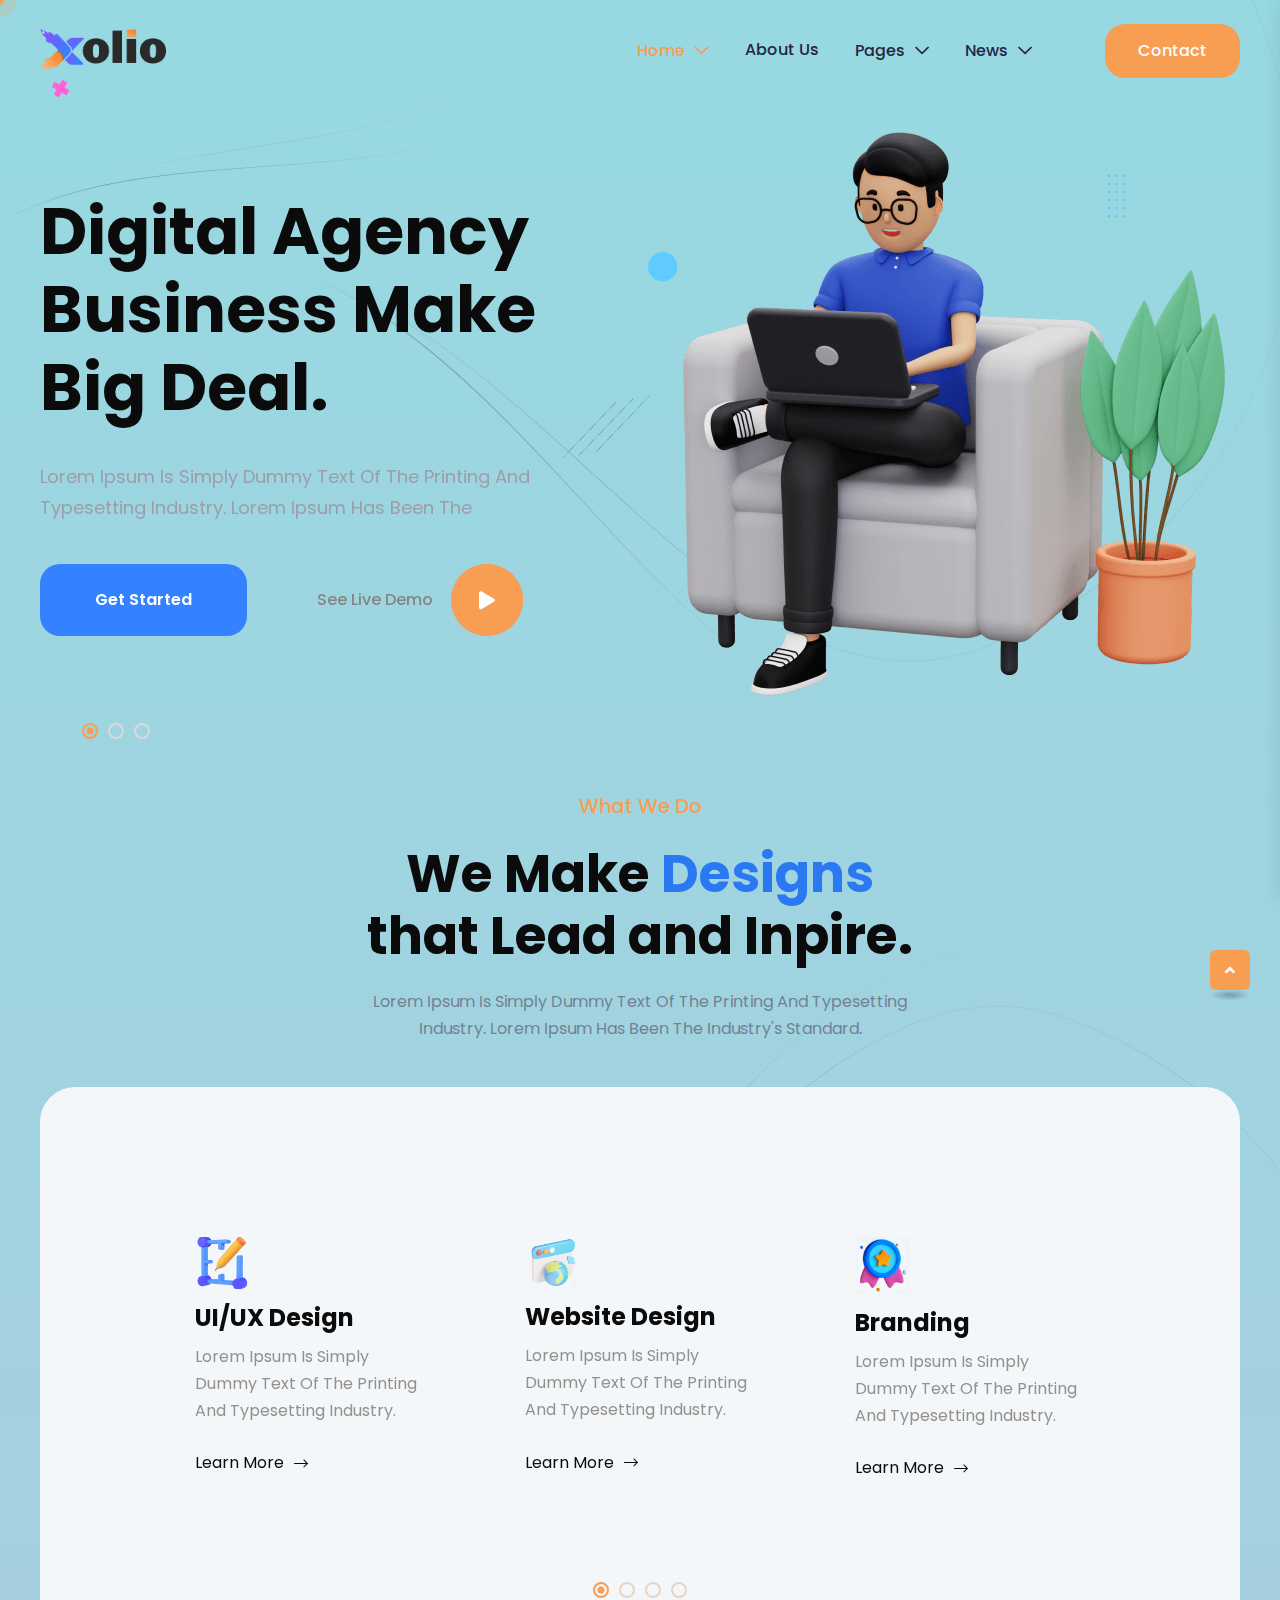
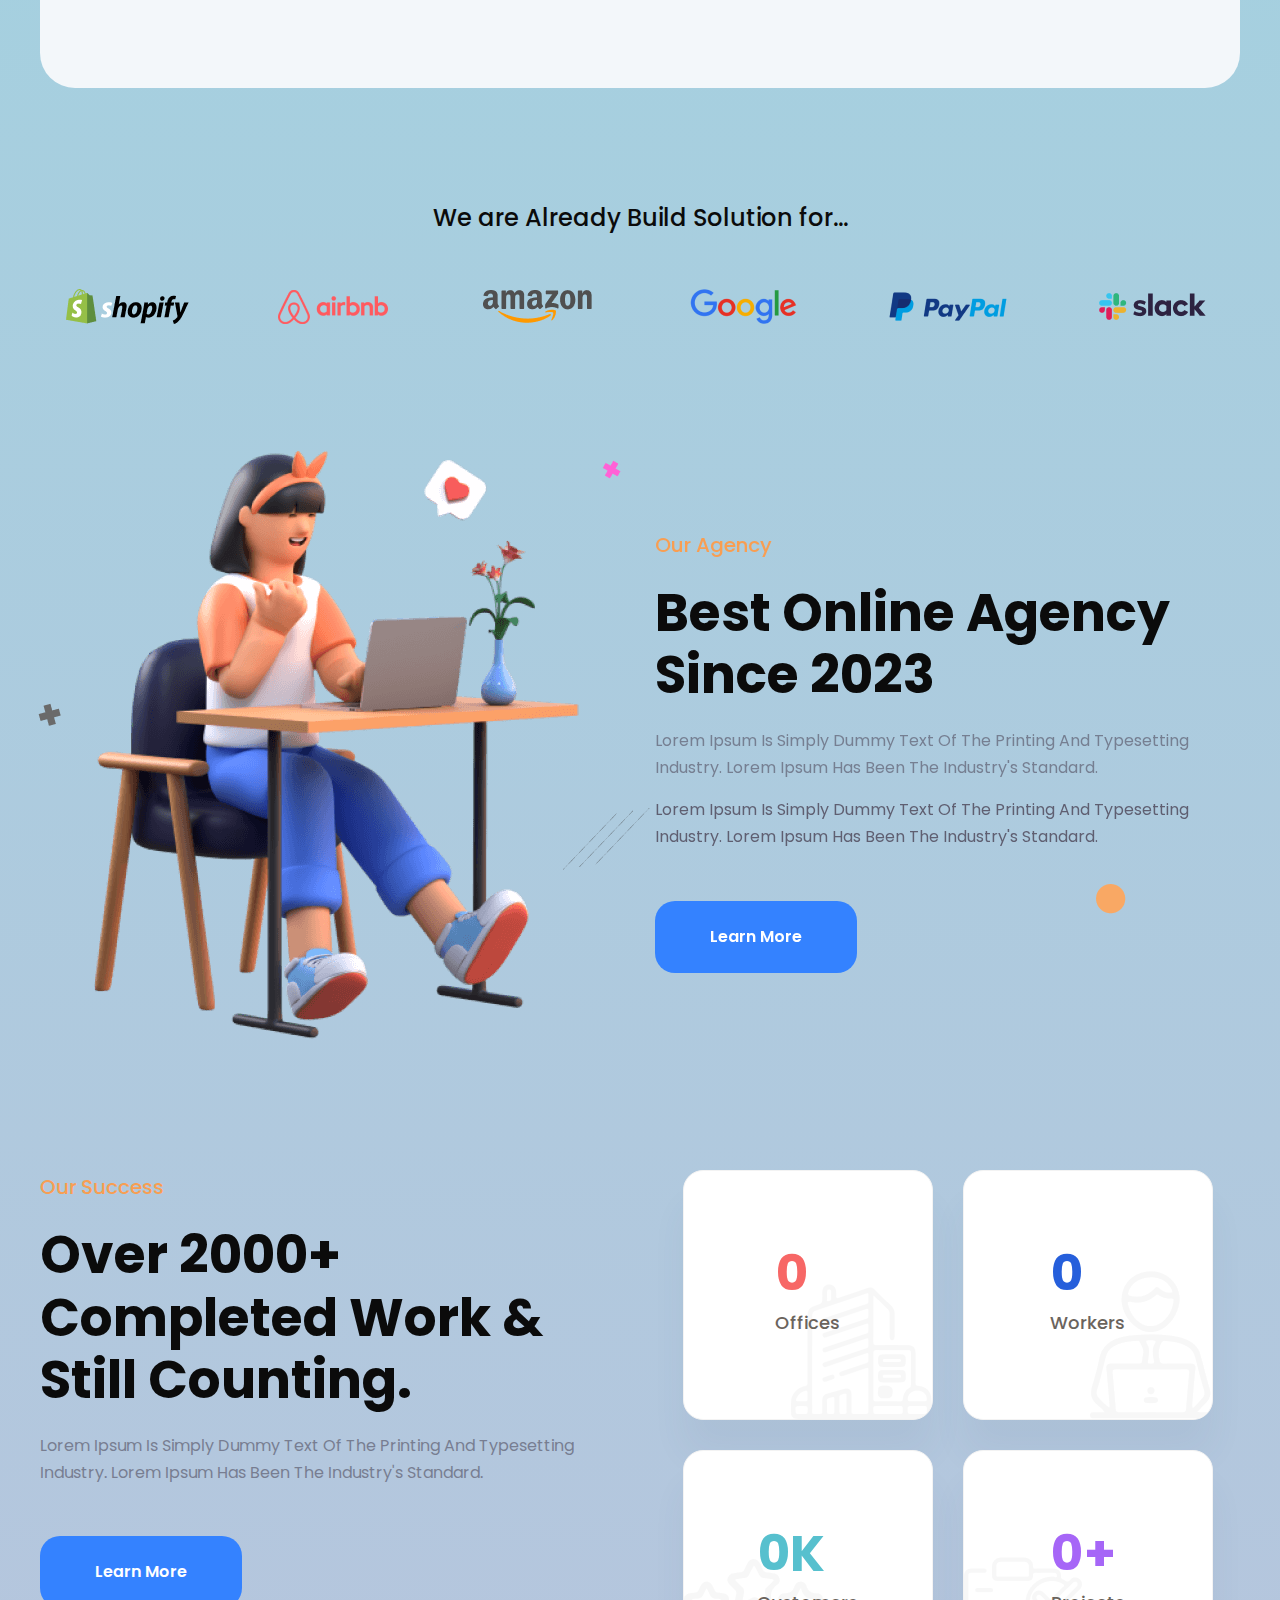
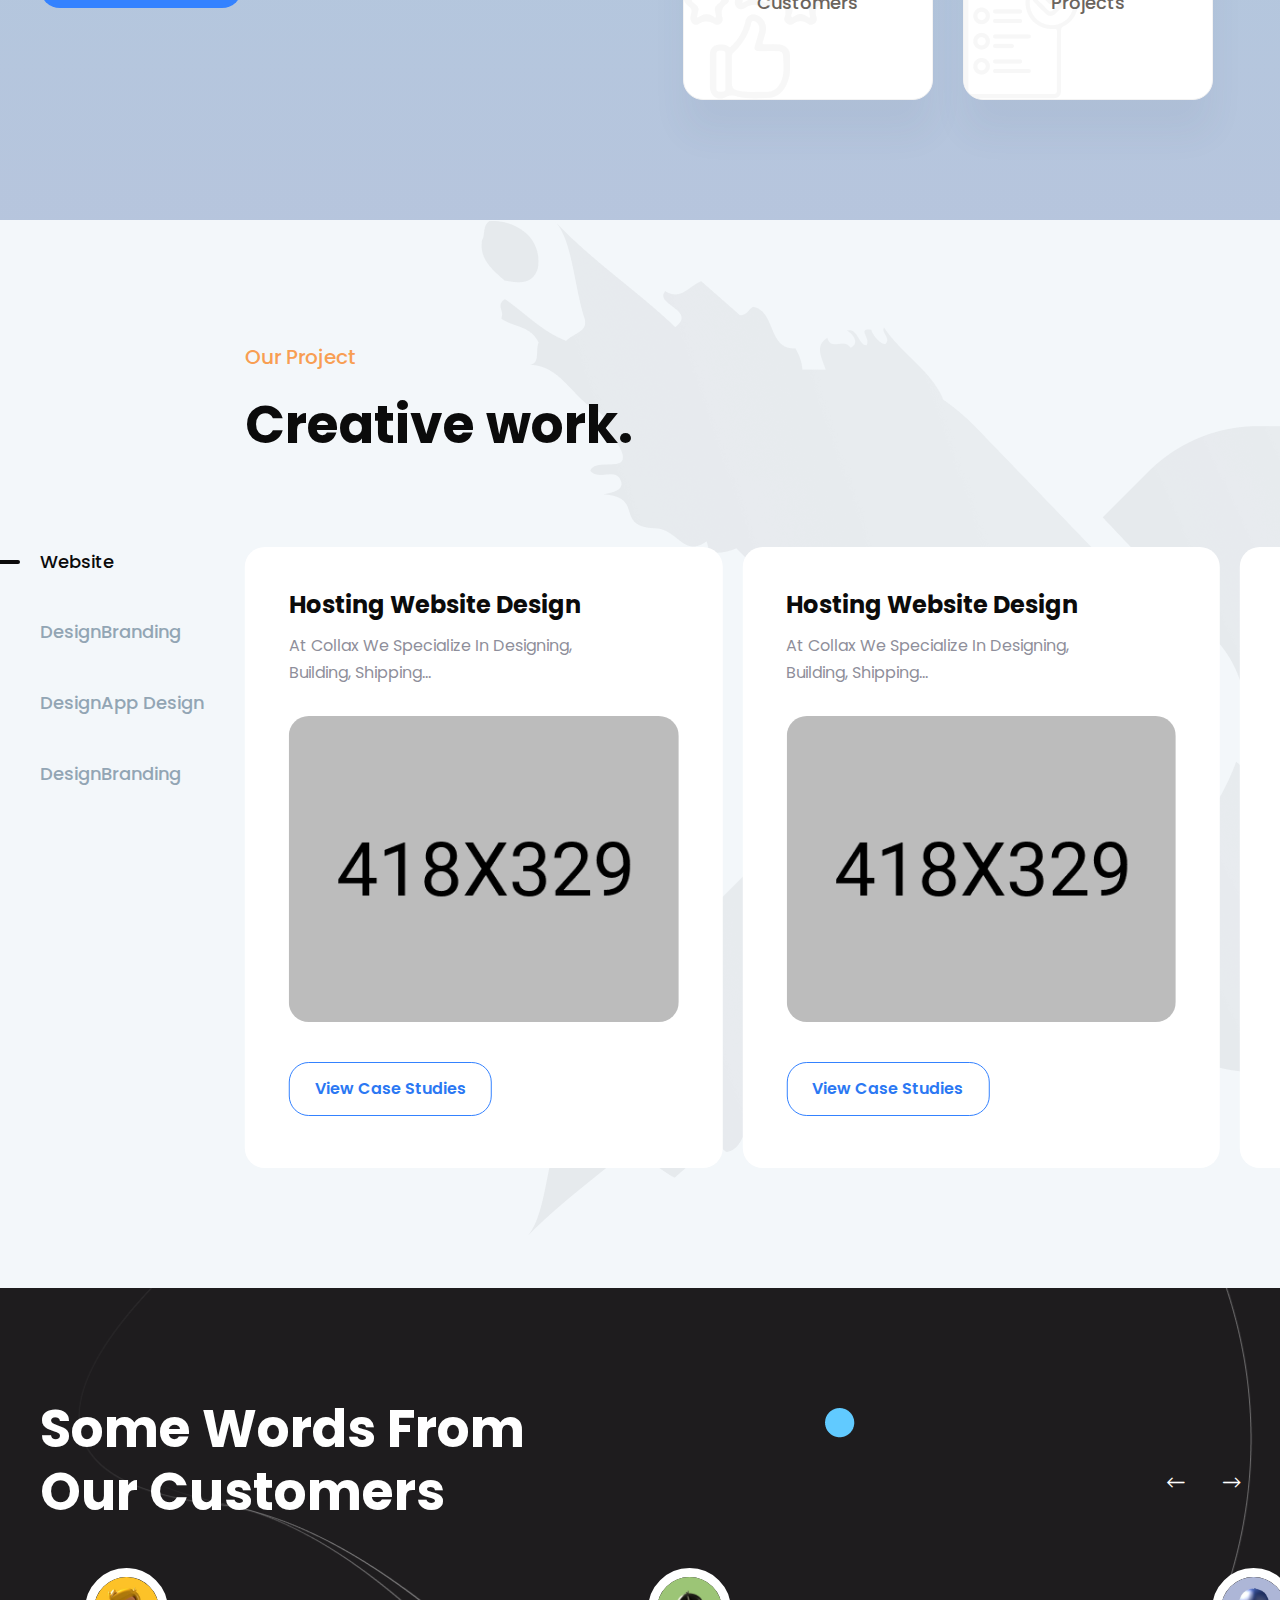
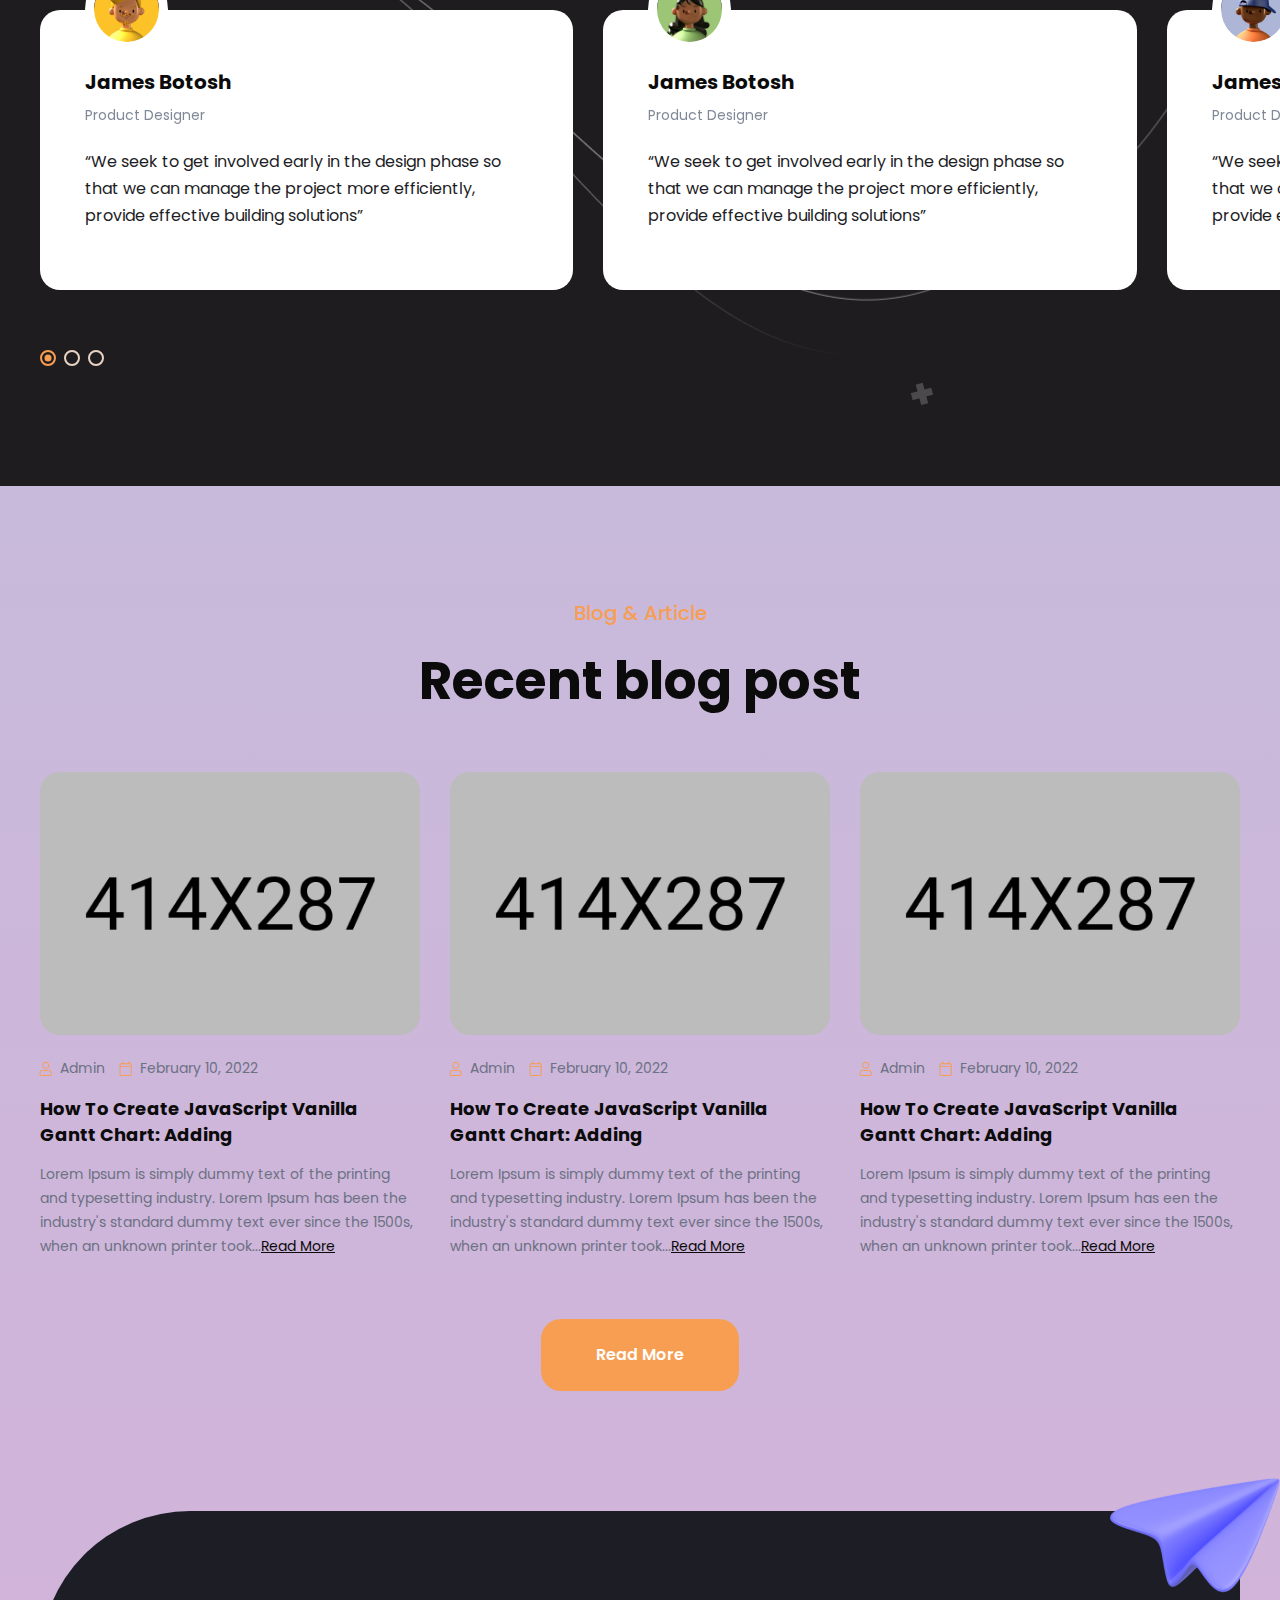
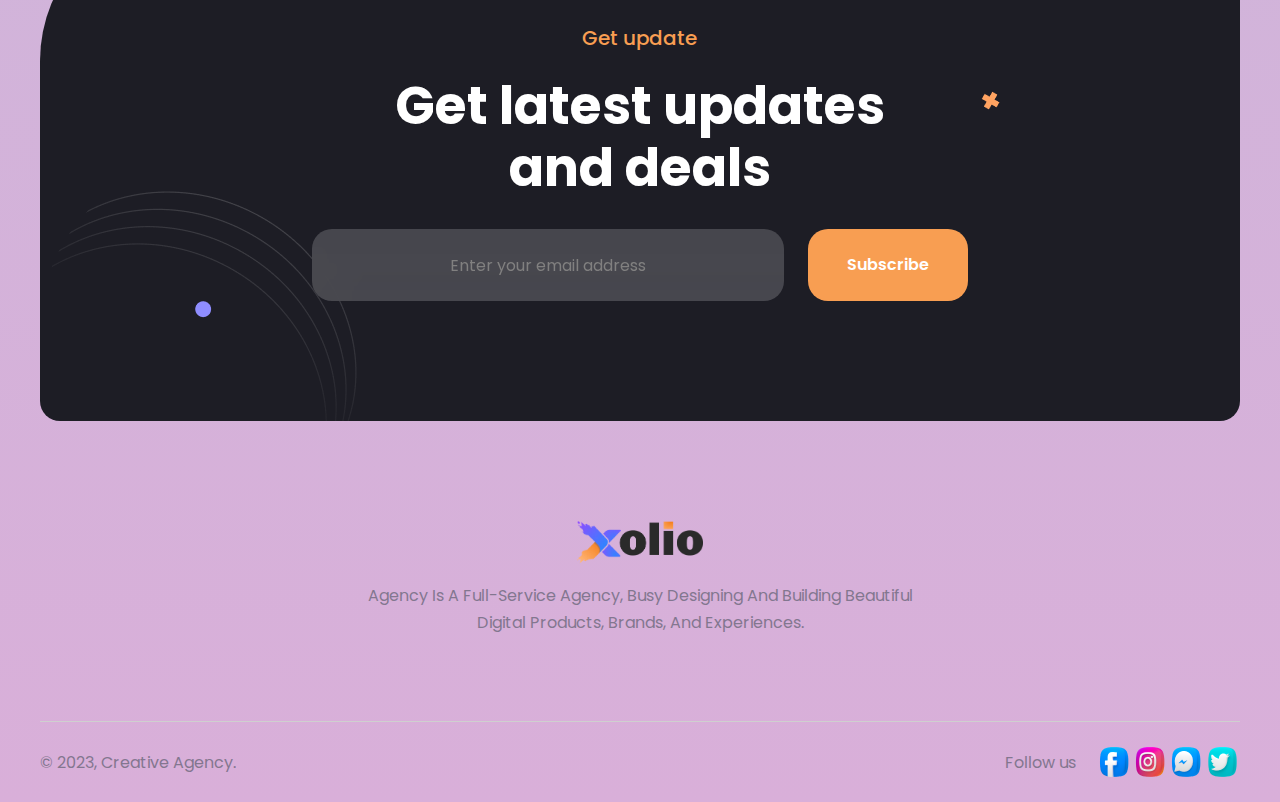
<file: index-3.html>
<!doctype html>
<html class="no-js" lang="en">
    <head>
        <meta charset="utf-8">
        <meta http-equiv="x-ua-compatible" content="ie=edge">
        <title>Xolio - Creative Agency HTML5 Template</title>
        <meta name="description" content="Xolio - Creative Agency Template">
        <meta name="viewport" content="width=device-width, initial-scale=1">

		<link rel="shortcut icon" type="image/x-icon" href="assets/img/favicon.png">
        <!-- Place favicon.ico in the root directory -->

        <!-- CSS here -->
        <link rel="stylesheet" href="assets/css/bootstrap.min.css">
        <link rel="stylesheet" href="assets/css/animate.min.css">
        <link rel="stylesheet" href="assets/css/magnific-popup.css">
        <link rel="stylesheet" href="assets/css/fontawesome-all.min.css">
        <link rel="stylesheet" href="assets/css/swiper-bundle.min.css">
        <link rel="stylesheet" href="assets/css/odometer.css">
        <link rel="stylesheet" href="assets/css/slick.css">
        <link rel="stylesheet" href="assets/css/default.css">
        <link rel="stylesheet" href="assets/css/style.css">
        <link rel="stylesheet" href="assets/css/responsive.css">
    </head>
    <body>

        <!--Preloader-->
        <div id="preloader">
            <div id="loader" class="loader">
                <div class="loader-container">
                    <div class="loader-icon"><img src="assets/img/preloader.png" alt="Xolio - Creative Agency HTML5 Template"></div>
                </div>
            </div>
        </div>
        <!--Preloader-end -->

        <!-- Custom-cursor -->
        <div class="mouseCursor cursor-outer"></div>
        <div class="mouseCursor cursor-inner"><span>Drag</span></div>
        <!-- Custom-cursor-end -->

		<!-- Scroll-top -->
        <button class="scroll-top scroll-to-target" data-target="html">
            <i class="fas fa-angle-up"></i>
        </button>
        <!-- Scroll-top-end-->

        <!-- header-area -->
        <header>
            <div id="sticky-header" class="menu-area transparent-header">
                <div class="container">
                    <div class="row">
                        <div class="col-12">
                            <div class="mobile-nav-toggler"><i class="fas fa-bars"></i></div>
                            <div class="menu-wrap">
                                <nav class="menu-nav">
                                    <div class="logo">
                                        <a href="index.html"><img src="assets/img/logo/logo.png" alt="Logo"></a>
                                    </div>
                                    <div class="navbar-wrap main-menu d-none d-lg-flex">
                                        <ul class="navigation">
                                            <li class="active menu-item-has-children"><a href="#">Home</a>
                                                <ul class="sub-menu">
                                                    <li><a href="index.html">Creative Agency</a></li>
                                                    <li><a href="index-2.html">Personal Portfolio</a></li>
                                                    <li class="active"><a href="index-3.html">Digital Agency</a></li>
                                                </ul>
                                            </li>
                                            <li><a href="about-us.html">About Us</a></li>
                                            <li class="menu-item-has-children"><a href="#">pages</a>
                                                <ul class="sub-menu">
                                                    <li><a href="about-me.html">About Me</a></li>
                                                    <li><a href="team.html">Team Page</a></li>
                                                    <li><a href="team-details.html">Team Details</a></li>
                                                    <li><a href="project-details.html">Portfolio Details</a></li>
                                                    <li><a href="services-details.html">Services Details</a></li>
                                                    <li><a href="contact.html">Contact Us</a></li>
                                                </ul>
                                            </li>
                                            <li class="menu-item-has-children"><a href="#">News</a>
                                                <ul class="sub-menu">
                                                    <li><a href="blog.html">Our Blog</a></li>
                                                    <li><a href="blog-details.html">Blog Details</a></li>
                                                </ul>
                                            </li>
                                        </ul>
                                    </div>
                                    <div class="header-action">
                                        <ul class="list-wrap">
                                            <li class="header-btn"><a href="#!" class="btn">Contact <span></span></a></li>
                                        </ul>
                                    </div>
                                </nav>
                            </div>

                            <!-- Mobile Menu  -->
                            <div class="mobile-menu">
                                <nav class="menu-box">
                                    <div class="close-btn"><i class="fas fa-times"></i></div>
                                    <div class="nav-logo">
                                        <a href="index.html"><img src="assets/img/logo/logo.png" alt="Logo"></a>
                                    </div>
                                    <div class="menu-outer">
                                        <!--Here Menu Will Come Automatically Via Javascript / Same Menu as in Header-->
                                    </div>
                                    <div class="social-links">
                                        <ul class="clearfix list-wrap">
                                            <li><a href="#"><i class="fab fa-facebook-f"></i></a></li>
                                            <li><a href="#"><i class="fab fa-twitter"></i></a></li>
                                            <li><a href="#"><i class="fab fa-instagram"></i></a></li>
                                            <li><a href="#"><i class="fab fa-linkedin-in"></i></a></li>
                                            <li><a href="#"><i class="fab fa-youtube"></i></a></li>
                                        </ul>
                                    </div>
                                </nav>
                            </div>
                            <div class="menu-backdrop"></div>
                            <!-- End Mobile Menu -->

                        </div>
                    </div>
                </div>

                <!-- header-contact -->
                <div class="header-contact-wrap">
                    <div class="container">
                        <div class="row">
                            <div class="col-lg-8">
                                <div class="left-side-content">
                                    <h3 class="title">Contact</h3>
                                    <div class="row">
                                        <div class="col-xl-4 col-lg-5 col-md-6">
                                            <div class="contact-info-list">
                                                <ul class="list-wrap">
                                                    <li>
                                                        <div class="icon">
                                                            <svg viewBox="0 0 22 20" fill="none" xmlns="http://www.w3.org/2000/svg">
                                                                <path fill-rule="evenodd" clip-rule="evenodd"
                                                                    d="M1.5 6.5C1.5 4.89295 1.95538 3.86848 2.63534 3.2371C3.32535 2.59637 4.36497 2.25 5.75 2.25H15.75C17.135 2.25 18.1746 2.59637 18.8647 3.2371C19.5446 3.86848 20 4.89295 20 6.5V13.5C20 15.107 19.5446 16.1315 18.8647 16.7629C18.1746 17.4036 17.135 17.75 15.75 17.75H5.75C4.36497 17.75 3.32535 17.4036 2.63534 16.7629C1.95538 16.1315 1.5 15.107 1.5 13.5V6.5ZM5.75 0.75C4.13503 0.75 2.67465 1.15363 1.61466 2.1379C0.544615 3.13152 0 4.60705 0 6.5V13.5C0 15.393 0.544615 16.8685 1.61466 17.8621C2.67465 18.8464 4.13503 19.25 5.75 19.25H15.75C17.365 19.25 18.8254 18.8464 19.8853 17.8621C20.9554 16.8685 21.5 15.393 21.5 13.5V6.5C21.5 4.60705 20.9554 3.13152 19.8853 2.1379C18.8254 1.15363 17.365 0.75 15.75 0.75H5.75ZM16.2181 7.58602C16.5417 7.32751 16.5945 6.85558 16.336 6.53194C16.0775 6.20829 15.6056 6.15548 15.2819 6.41398L12.1529 8.91324L12.1525 8.91352C11.3961 9.51536 10.0946 9.51549 9.33799 8.91393L6.21898 6.41471C5.89574 6.1557 5.42373 6.20778 5.16471 6.53102C4.9057 6.85426 4.95778 7.32627 5.28102 7.58529L8.40101 10.0853L8.40286 10.0868C9.70626 11.1244 11.7837 11.1244 13.0871 10.0868L13.0881 10.086L16.2181 7.58602Z" />
                                                            </svg>
                                                        </div>
                                                        <div class="content">
                                                            <a href="mailto:company@gmail.com">company@gmail.com</a>
                                                        </div>
                                                    </li>
                                                    <li>
                                                        <div class="icon">
                                                            <svg viewBox="0 0 20 22" fill="none" xmlns="http://www.w3.org/2000/svg">
                                                                <path fill-rule="evenodd" clip-rule="evenodd"
                                                                    d="M2.48199 7.65591C3.37522 3.73032 6.71708 1.74769 10.1338 1.75C13.5508 1.75231 16.8905 3.73971 17.7791 7.66556L17.7791 7.6656C18.8362 12.3354 15.943 16.3756 13.2111 18.999L13.2097 19.0004C11.4913 20.659 8.77127 20.661 7.04076 18.9997C4.31866 16.3762 1.42493 12.3261 2.48199 7.65591ZM10.1348 0.250002C14.1154 0.252693 18.1706 2.60029 19.2421 7.33441C20.4848 12.8239 17.0589 17.3834 14.251 20.08C11.9497 22.3008 8.31046 22.2989 6.00106 20.0809L6.00012 20.08C3.20236 17.3836 -0.22362 12.8139 1.01908 7.32441L1.01926 7.32364C2.09618 2.58953 6.1542 0.247312 10.1348 0.250002ZM7.76166 9.30994C7.76166 8.00103 8.82274 6.93994 10.1317 6.93994C11.4406 6.93994 12.5017 8.00103 12.5017 9.30994C12.5017 10.6189 11.4406 11.6799 10.1317 11.6799C8.82274 11.6799 7.76166 10.6189 7.76166 9.30994ZM10.1317 5.43994C7.99432 5.43994 6.26166 7.1726 6.26166 9.30994C6.26166 11.4473 7.99432 13.1799 10.1317 13.1799C12.269 13.1799 14.0017 11.4473 14.0017 9.30994C14.0017 7.1726 12.269 5.43994 10.1317 5.43994Z" />
                                                            </svg>
                                                        </div>
                                                        <div class="content">
                                                            <span>Ranelagh Place, Liverpool, L3 5UL, England</span>
                                                        </div>
                                                    </li>
                                                    <li>
                                                        <div class="icon">
                                                            <svg viewBox="0 0 22 22" fill="none" xmlns="http://www.w3.org/2000/svg">
                                                                <path fill-rule="evenodd" clip-rule="evenodd"
                                                                    d="M1.5 11C1.5 5.89421 5.64421 1.75 10.75 1.75C15.8558 1.75 20 5.89421 20 11C20 16.1058 15.8558 20.25 10.75 20.25C5.64421 20.25 1.5 16.1058 1.5 11ZM10.75 0.25C4.81579 0.25 0 5.06579 0 11C0 16.9342 4.81579 21.75 10.75 21.75C16.6842 21.75 21.5 16.9342 21.5 11C21.5 5.06579 16.6842 0.25 10.75 0.25ZM11.1289 6.50977C11.1289 6.09555 10.7931 5.75977 10.3789 5.75977C9.96469 5.75977 9.62891 6.09555 9.62891 6.50977V10.6098C9.62891 11.0862 9.79027 11.5637 10.0149 11.9576C10.2393 12.3511 10.5673 12.7322 10.9755 12.9744L10.9766 12.975L14.0746 14.8238C14.4303 15.0361 14.8907 14.9198 15.1029 14.5641C15.3152 14.2084 15.1989 13.748 14.8432 13.5357L11.7433 11.6857L11.7413 11.6845C11.6099 11.6067 11.4483 11.4431 11.3179 11.2145C11.1875 10.9859 11.1289 10.7633 11.1289 10.6098V6.50977Z" />
                                                            </svg>
                                                        </div>
                                                        <div class="content">
                                                            <span>7 Days a week <br> from 10-00 am to 6-00 pm</span>
                                                        </div>
                                                    </li>
                                                </ul>
                                                <div class="lats-chat">
                                                    <a href="contact.html">Lat’s Chat</a>
                                                </div>
                                            </div>
                                        </div>
                                        <div class="col-xl-8 col-lg-7 col-md-6">
                                            <div class="our-best-project">
                                                <div class="content">
                                                    <h4 class="title">One of Our <span>Best Ongoing</span> Projects</h4>
                                                    <a href="project-details.html" class="btn">Details <span></span></a>
                                                </div>
                                                <div class="thumb">
                                                    <img src="assets/img/images/our_project_img.png" alt="">
                                                </div>
                                            </div>
                                        </div>
                                    </div>
                                </div>
                            </div>
                            <div class="col-lg-4">
                                <div class="customer-support-wrap">
                                    <h4 class="title">Customer Support</h4>
                                    <div class="customer-support-content">
                                        <div class="content-top">
                                            <img src="assets/img/images/support_img.png" alt="">
                                            <h4 class="title">Need Help Choosing a Plan?</h4>
                                        </div>
                                        <p>We offer solutions for businesses of all sizes. For questions about our plans and products,,
                                            contact our team of experts. <a href="contact.html">Get in touch</a></p>
                                    </div>
                                    <div class="content-bottom">
                                        <a href="contact.html">Support</a>
                                        <a href="contact.html">Documentation</a>
                                    </div>
                                </div>
                            </div>
                        </div>
                    </div>
                </div>
                <div class="body-contact-overlay"></div>
                <!-- header-contact-end -->
            </div>
        </header>
        <!-- header-area-end -->



        <!-- main-area -->
        <main class="fix">

            <!-- slider-area -->
            <section class="slider-area">
                <div class="slider-active">
                    <div class="single-slider">
                        <div class="container">
                            <div class="row align-items-center">
                                <div class="col-lg-6 order-0 order-lg-2">
                                    <div class="slider-img text-end" data-animation="fadeInRight" data-delay=".8s">
                                        <img src="assets/img/slider/slider_img01.png" alt="">
                                    </div>
                                </div>
                                <div class="col-lg-6">
                                    <div class="slider-content">
                                        <h2 class="title" data-animation="fadeInUp" data-delay=".2s">Digital Agency Business Make Big Deal.</h2>
                                        <p data-animation="fadeInUp" data-delay=".4s">Lorem Ipsum is simply dummy text of the printing and typesetting industry. Lorem Ipsum has been the</p>
                                        <div class="slider-btn">
                                            <a href="contact.html" class="btn" data-animation="fadeInLeft" data-delay=".6s">Get Started <span></span></a>
                                            <a href="https://www.youtube.com/watch?v=bixR-KIJKYM" class="popup-video" data-animation="fadeInRight" data-delay=".6s">See Live Demo <i class="fas fa-play pulse"></i></a>
                                        </div>
                                    </div>
                                </div>
                            </div>
                        </div>
                    </div>
                    <div class="single-slider">
                        <div class="container">
                            <div class="row align-items-center">
                                <div class="col-lg-6 order-0 order-lg-2">
                                    <div class="slider-img text-end" data-animation="fadeInRight" data-delay=".8s">
                                        <img src="assets/img/slider/slider_img01.png" alt="">
                                    </div>
                                </div>
                                <div class="col-lg-6">
                                    <div class="slider-content">
                                        <h2 class="title" data-animation="fadeInUp" data-delay=".2s">Digital Agency Business Make Big Deal.</h2>
                                        <p data-animation="fadeInUp" data-delay=".4s">Lorem Ipsum is simply dummy text of the printing and typesetting industry. Lorem Ipsum has been the</p>
                                        <div class="slider-btn">
                                            <a href="contact.html" class="btn" data-animation="fadeInLeft" data-delay=".6s">Get Started <span></span></a>
                                            <a href="https://www.youtube.com/watch?v=bixR-KIJKYM" class="popup-video" data-animation="fadeInRight" data-delay=".6s">See Live Demo <i class="fas fa-play pulse"></i></a>
                                        </div>
                                    </div>
                                </div>
                            </div>
                        </div>
                    </div>
                    <div class="single-slider">
                        <div class="container">
                            <div class="row align-items-center">
                                <div class="col-lg-6 order-0 order-lg-2">
                                    <div class="slider-img text-end" data-animation="fadeInRight" data-delay=".8s">
                                        <img src="assets/img/slider/slider_img01.png" alt="">
                                    </div>
                                </div>
                                <div class="col-lg-6">
                                    <div class="slider-content">
                                        <h2 class="title" data-animation="fadeInUp" data-delay=".2s">Digital Agency Business Make Big Deal.</h2>
                                        <p data-animation="fadeInUp" data-delay=".4s">Lorem Ipsum is simply dummy text of the printing and typesetting industry. Lorem Ipsum has been the</p>
                                        <div class="slider-btn">
                                            <a href="contact.html" class="btn" data-animation="fadeInLeft" data-delay=".6s">Get Started <span></span></a>
                                            <a href="https://www.youtube.com/watch?v=bixR-KIJKYM" class="popup-video" data-animation="fadeInRight" data-delay=".6s">See Live Demo <i class="fas fa-play pulse"></i></a>
                                        </div>
                                    </div>
                                </div>
                            </div>
                        </div>
                    </div>
                </div>
                <div class="slider-shape-wrap">
                    <img src="assets/img/slider/slider_shape01.png" alt="">
                    <img src="assets/img/slider/slider_shape02.png" alt="">
                    <img src="assets/img/slider/slider_shape03.png" alt="">
                    <img src="assets/img/slider/slider_shape04.png" alt="">
                    <img src="assets/img/slider/slider_shape05.png" alt="">
                    <img src="assets/img/slider/slider_shape06.png" alt="">
                </div>
            </section>
            <!-- slider-area-end -->

            <!-- services-area -->
            <section class="services-area-three">
                <div class="container">
                    <div class="row justify-content-center">
                        <div class="col-xl-6 col-lg-7">
                            <div class="section-title title-style-two text-center mb-45">
                                <span class="sub-title">What We Do</span>
                                <h2 class="title">We Make <span>Designs</span> <br> that Lead and Inpire.</h2>
                                <p>Lorem Ipsum is simply dummy text of the printing and typesetting industry. Lorem Ipsum has been the industry's standard.</p>
                            </div>
                        </div>
                    </div>
                    <div class="services-item-wrap">
                        <div class="row services-active">
                            <div class="col-lg-4">
                                <div class="services-item-three">
                                    <div class="services-icon-three">
                                        <img src="assets/img/icon/h3_services_icon01.png" alt="">
                                    </div>
                                    <div class="services-content-three">
                                        <h3 class="title"><a href="services-details.html">UI/UX Design</a></h3>
                                        <p>Lorem Ipsum is simply dummy text of the printing and typesetting industry.</p>
                                        <a href="services-details.html" class="link-btn">Learn More <i class="fal fa-long-arrow-right"></i></a>
                                    </div>
                                </div>
                            </div>
                            <div class="col-lg-4">
                                <div class="services-item-three">
                                    <div class="services-icon-three">
                                        <img src="assets/img/icon/h3_services_icon02.png" alt="">
                                    </div>
                                    <div class="services-content-three">
                                        <h3 class="title"><a href="services-details.html">Website Design</a></h3>
                                        <p>Lorem Ipsum is simply dummy text of the printing and typesetting industry.</p>
                                        <a href="services-details.html" class="link-btn">Learn More <i class="fal fa-long-arrow-right"></i></a>
                                    </div>
                                </div>
                            </div>
                            <div class="col-lg-4">
                                <div class="services-item-three">
                                    <div class="services-icon-three">
                                        <img src="assets/img/icon/h3_services_icon03.png" alt="">
                                    </div>
                                    <div class="services-content-three">
                                        <h3 class="title"><a href="services-details.html">Branding</a></h3>
                                        <p>Lorem Ipsum is simply dummy text of the printing and typesetting industry.</p>
                                        <a href="services-details.html" class="link-btn">Learn More <i class="fal fa-long-arrow-right"></i></a>
                                    </div>
                                </div>
                            </div>
                            <div class="col-lg-4">
                                <div class="services-item-three">
                                    <div class="services-icon-three">
                                        <img src="assets/img/icon/h3_services_icon01.png" alt="">
                                    </div>
                                    <div class="services-content-three">
                                        <h3 class="title"><a href="services-details.html">UI/UX Design</a></h3>
                                        <p>Lorem Ipsum is simply dummy text of the printing and typesetting industry.</p>
                                        <a href="services-details.html" class="link-btn">Learn More <i class="fal fa-long-arrow-right"></i></a>
                                    </div>
                                </div>
                            </div>
                            <div class="col-lg-4">
                                <div class="services-item-three">
                                    <div class="services-icon-three">
                                        <img src="assets/img/icon/h3_services_icon02.png" alt="">
                                    </div>
                                    <div class="services-content-three">
                                        <h3 class="title"><a href="services-details.html">Website Design</a></h3>
                                        <p>Lorem Ipsum is simply dummy text of the printing and typesetting industry.</p>
                                        <a href="services-details.html" class="link-btn">Learn More <i class="fal fa-long-arrow-right"></i></a>
                                    </div>
                                </div>
                            </div>
                            <div class="col-lg-4">
                                <div class="services-item-three">
                                    <div class="services-icon-three">
                                        <img src="assets/img/icon/h3_services_icon03.png" alt="">
                                    </div>
                                    <div class="services-content-three">
                                        <h3 class="title"><a href="services-details.html">Branding</a></h3>
                                        <p>Lorem Ipsum is simply dummy text of the printing and typesetting industry.</p>
                                        <a href="services-details.html" class="link-btn">Learn More <i class="fal fa-long-arrow-right"></i></a>
                                    </div>
                                </div>
                            </div>
                        </div>
                    </div>
                </div>
                <div class="services-shape">
                    <img src="assets/img/images/h3_services_shape.png" alt="">
                </div>
            </section>
            <!-- services-area-end -->

            <!-- brand-area -->
            <div class="brand-area pt-110">
                <div class="container">
                    <div class="row">
                        <div class="col-lg-12">
                            <span class="title">We are Already Build Solution for...</span>
                        </div>
                    </div>
                    <div class="row brand-active">
                        <div class="col-12">
                            <div class="brand-item-two">
                                <img src="assets/img/brand/h3_brand_img01.png" alt="">
                            </div>
                        </div>
                        <div class="col-12">
                            <div class="brand-item-two">
                                <img src="assets/img/brand/h3_brand_img02.png" alt="">
                            </div>
                        </div>
                        <div class="col-12">
                            <div class="brand-item-two">
                                <img src="assets/img/brand/h3_brand_img03.png" alt="">
                            </div>
                        </div>
                        <div class="col-12">
                            <div class="brand-item-two">
                                <img src="assets/img/brand/h3_brand_img04.png" alt="">
                            </div>
                        </div>
                        <div class="col-12">
                            <div class="brand-item-two">
                                <img src="assets/img/brand/h3_brand_img05.png" alt="">
                            </div>
                        </div>
                        <div class="col-12">
                            <div class="brand-item-two">
                                <img src="assets/img/brand/h3_brand_img06.png" alt="">
                            </div>
                        </div>
                    </div>
                </div>
            </div>
            <!-- brand-area-end -->

            <!-- agency-area -->
            <section class="agency-area pt-120">
                <div class="container">
                    <div class="row align-items-center">
                        <div class="col-lg-6">
                            <div class="agency-img text-center">
                                <img src="assets/img/images/agency_img.png" alt="">
                            </div>
                        </div>
                        <div class="col-lg-6">
                            <div class="agency-content">
                                <div class="section-title title-style-two mb-20">
                                    <span class="sub-title">Our Agency</span>
                                    <h2 class="title">Best Online Agency Since 2023</h2>
                                </div>
                                <p class="info-one">Lorem Ipsum is simply dummy text of the printing and typesetting industry. Lorem Ipsum has been the industry's standard.</p>
                                <p class="info-two">Lorem Ipsum is simply dummy text of the printing and typesetting industry. Lorem Ipsum has been the industry's standard.</p>
                                <a href="about-us.html" class="btn">Learn More <span></span></a>
                            </div>
                        </div>
                    </div>
                </div>
                <div class="agency-shape-wrap">
                    <img src="assets/img/images/agency_shape01.png" alt="">
                    <img src="assets/img/images/agency_shape02.png" alt="">
                    <img src="assets/img/images/agency_shape03.png" alt="">
                    <img src="assets/img/images/agency_shape04.png" alt="">
                </div>
            </section>
            <!-- agency-area-end -->

            <!-- counter-area -->
            <section class="counter-area-two pt-120 pb-120">
                <div class="container">
                    <div class="row">
                        <div class="col-lg-6 order-0 order-lg-2">
                            <div class="counter-item-wrap-two">
                                <ul class="list-wrap">
                                    <li>
                                        <div class="counter-item-two">
                                            <div class="icon">
                                                <img src="assets/img/icon/counter_icon01.png" alt="">
                                            </div>
                                            <div class="content">
                                                <span class="count odometer" data-count="252"></span>
                                                <p>Offices</p>
                                            </div>
                                        </div>
                                    </li>
                                    <li>
                                        <div class="counter-item-two">
                                            <div class="icon">
                                                <img src="assets/img/icon/counter_icon02.png" alt="">
                                            </div>
                                            <div class="content">
                                                <span class="count odometer" data-count="10"></span>
                                                <p>Workers</p>
                                            </div>
                                        </div>
                                    </li>
                                    <li>
                                        <div class="counter-item-two">
                                            <div class="icon">
                                                <img src="assets/img/icon/counter_icon03.png" alt="">
                                            </div>
                                            <div class="content">
                                                <h2 class="count"><span class="odometer" data-count="15"></span>K</h2>
                                                <p>Customers</p>
                                            </div>
                                        </div>
                                    </li>
                                    <li>
                                        <div class="counter-item-two">
                                            <div class="icon">
                                                <img src="assets/img/icon/counter_icon04.png" alt="">
                                            </div>
                                            <div class="content">
                                                <h2 class="count"><span class="odometer" data-count="1300"></span>+</h2>
                                                <p>Projects</p>
                                            </div>
                                        </div>
                                    </li>
                                </ul>
                            </div>
                        </div>
                        <div class="col-lg-6">
                            <div class="counter-content">
                                <div class="section-title title-style-two mb-20">
                                    <span class="sub-title">Our Success</span>
                                    <h2 class="title">Over 2000+ Completed Work & Still Counting.</h2>
                                </div>
                                <p class="info">Lorem Ipsum is simply dummy text of the printing and typesetting industry. Lorem Ipsum has been the industry's standard.</p>
                                <a href="about-us.html" class="btn">Learn More <span></span></a>
                            </div>
                        </div>
                    </div>
                </div>
            </section>
            <!-- counter-area-end -->

            <!-- project-area -->
            <section class="project-area-three">
                <div class="container">
                    <div class="row justify-content-end">
                        <div class="col-xl-10">
                            <div class="section-title title-style-two mb-90">
                                <span class="sub-title">Our Project</span>
                                <h2 class="title">Creative work.</h2>
                            </div>
                        </div>
                    </div>
                    <div class="project-nav-wrap">
                        <div class="row">
                            <div class="col-xl-2">
                                <div class="project-tab-wrap">
                                    <ul class="nav nav-tabs" id="myTab" role="tablist">
                                        <li class="nav-item" role="presentation">
                                            <button class="nav-link active" id="website-tab" data-bs-toggle="tab" data-bs-target="#website"
                                                type="button" role="tab" aria-controls="website" aria-selected="true">Website</button>
                                        </li>
                                        <li class="nav-item" role="presentation">
                                            <button class="nav-link" id="design-tab" data-bs-toggle="tab" data-bs-target="#design" type="button"
                                                role="tab" aria-controls="design" aria-selected="false">DesignBranding</button>
                                        </li>
                                        <li class="nav-item" role="presentation">
                                            <button class="nav-link" id="app-tab" data-bs-toggle="tab" data-bs-target="#app" type="button"
                                                role="tab" aria-controls="app" aria-selected="false">DesignApp Design</button>
                                        </li>
                                        <li class="nav-item" role="presentation">
                                            <button class="nav-link" id="branding-tab" data-bs-toggle="tab" data-bs-target="#branding"
                                                type="button" role="tab" aria-controls="branding" aria-selected="false">DesignBranding</button>
                                        </li>
                                    </ul>
                                </div>
                            </div>
                            <div class="col-xl-10">
                                <div class="tab-content" id="myTabContent">
                                    <div class="tab-pane fade show active" id="website" role="tabpanel" aria-labelledby="website-tab">
                                        <div class="swiper-container project-active-three">
                                            <div class="swiper-wrapper">
                                                <div class="swiper-slide">
                                                    <div class="project-item-three">
                                                        <div class="project-content-three">
                                                            <h2 class="title"><a href="project-details.html">Hosting Website Design</a></h2>
                                                            <p>At Collax we specialize in designing, building, shipping...</p>
                                                        </div>
                                                        <div class="project-thumb-three">
                                                            <a href="project-details.html"><img src="assets/img/project/h3_project_img01.jpg" alt=""></a>
                                                        </div>
                                                        <div class="project-details-btn">
                                                            <a href="project-details.html">View Case Studies</a>
                                                        </div>
                                                    </div>
                                                </div>
                                                <div class="swiper-slide">
                                                    <div class="project-item-three">
                                                        <div class="project-content-three">
                                                            <h2 class="title"><a href="project-details.html">Hosting Website Design</a></h2>
                                                            <p>At Collax we specialize in designing, building, shipping...</p>
                                                        </div>
                                                        <div class="project-thumb-three">
                                                            <a href="project-details.html"><img src="assets/img/project/h3_project_img02.jpg" alt=""></a>
                                                        </div>
                                                        <div class="project-details-btn">
                                                            <a href="project-details.html">View Case Studies</a>
                                                        </div>
                                                    </div>
                                                </div>
                                                <div class="swiper-slide">
                                                    <div class="project-item-three">
                                                        <div class="project-content-three">
                                                            <h2 class="title"><a href="project-details.html">Hosting Website Design</a></h2>
                                                            <p>At Collax we specialize in designing, building, shipping...</p>
                                                        </div>
                                                        <div class="project-thumb-three">
                                                            <a href="project-details.html"><img src="assets/img/project/h3_project_img03.jpg" alt=""></a>
                                                        </div>
                                                        <div class="project-details-btn">
                                                            <a href="project-details.html">View Case Studies</a>
                                                        </div>
                                                    </div>
                                                </div>
                                                <div class="swiper-slide">
                                                    <div class="project-item-three">
                                                        <div class="project-content-three">
                                                            <h2 class="title"><a href="project-details.html">Hosting Website Design</a></h2>
                                                            <p>At Collax we specialize in designing, building, shipping...</p>
                                                        </div>
                                                        <div class="project-thumb-three">
                                                            <a href="project-details.html"><img src="assets/img/project/h3_project_img04.jpg" alt=""></a>
                                                        </div>
                                                        <div class="project-details-btn">
                                                            <a href="project-details.html">View Case Studies</a>
                                                        </div>
                                                    </div>
                                                </div>
                                            </div>
                                        </div>
                                    </div>
                                    <div class="tab-pane fade" id="design" role="tabpanel" aria-labelledby="design-tab">
                                        <div class="swiper-container project-active-three">
                                            <div class="swiper-wrapper">
                                                <div class="swiper-slide">
                                                    <div class="project-item-three">
                                                        <div class="project-content-three">
                                                            <h2 class="title"><a href="project-details.html">Hosting Website Design</a></h2>
                                                            <p>At Collax we specialize in designing, building, shipping...</p>
                                                        </div>
                                                        <div class="project-thumb-three">
                                                            <a href="project-details.html"><img src="assets/img/project/h3_project_img02.jpg" alt=""></a>
                                                        </div>
                                                        <div class="project-details-btn">
                                                            <a href="project-details.html">View Case Studies</a>
                                                        </div>
                                                    </div>
                                                </div>
                                                <div class="swiper-slide">
                                                    <div class="project-item-three">
                                                        <div class="project-content-three">
                                                            <h2 class="title"><a href="project-details.html">Hosting Website Design</a></h2>
                                                            <p>At Collax we specialize in designing, building, shipping...</p>
                                                        </div>
                                                        <div class="project-thumb-three">
                                                            <a href="project-details.html"><img src="assets/img/project/h3_project_img01.jpg" alt=""></a>
                                                        </div>
                                                        <div class="project-details-btn">
                                                            <a href="project-details.html">View Case Studies</a>
                                                        </div>
                                                    </div>
                                                </div>
                                                <div class="swiper-slide">
                                                    <div class="project-item-three">
                                                        <div class="project-content-three">
                                                            <h2 class="title"><a href="project-details.html">Hosting Website Design</a></h2>
                                                            <p>At Collax we specialize in designing, building, shipping...</p>
                                                        </div>
                                                        <div class="project-thumb-three">
                                                            <a href="project-details.html"><img src="assets/img/project/h3_project_img03.jpg" alt=""></a>
                                                        </div>
                                                        <div class="project-details-btn">
                                                            <a href="project-details.html">View Case Studies</a>
                                                        </div>
                                                    </div>
                                                </div>
                                                <div class="swiper-slide">
                                                    <div class="project-item-three">
                                                        <div class="project-content-three">
                                                            <h2 class="title"><a href="project-details.html">Hosting Website Design</a></h2>
                                                            <p>At Collax we specialize in designing, building, shipping...</p>
                                                        </div>
                                                        <div class="project-thumb-three">
                                                            <a href="project-details.html"><img src="assets/img/project/h3_project_img04.jpg" alt=""></a>
                                                        </div>
                                                        <div class="project-details-btn">
                                                            <a href="project-details.html">View Case Studies</a>
                                                        </div>
                                                    </div>
                                                </div>
                                            </div>
                                        </div>
                                    </div>
                                    <div class="tab-pane fade" id="app" role="tabpanel" aria-labelledby="app-tab">
                                        <div class="swiper-container project-active-three">
                                            <div class="swiper-wrapper">
                                                <div class="swiper-slide">
                                                    <div class="project-item-three">
                                                        <div class="project-content-three">
                                                            <h2 class="title"><a href="project-details.html">Hosting Website Design</a></h2>
                                                            <p>At Collax we specialize in designing, building, shipping...</p>
                                                        </div>
                                                        <div class="project-thumb-three">
                                                            <a href="project-details.html"><img src="assets/img/project/h3_project_img01.jpg" alt=""></a>
                                                        </div>
                                                        <div class="project-details-btn">
                                                            <a href="project-details.html">View Case Studies</a>
                                                        </div>
                                                    </div>
                                                </div>
                                                <div class="swiper-slide">
                                                    <div class="project-item-three">
                                                        <div class="project-content-three">
                                                            <h2 class="title"><a href="project-details.html">Hosting Website Design</a></h2>
                                                            <p>At Collax we specialize in designing, building, shipping...</p>
                                                        </div>
                                                        <div class="project-thumb-three">
                                                            <a href="project-details.html"><img src="assets/img/project/h3_project_img02.jpg" alt=""></a>
                                                        </div>
                                                        <div class="project-details-btn">
                                                            <a href="project-details.html">View Case Studies</a>
                                                        </div>
                                                    </div>
                                                </div>
                                                <div class="swiper-slide">
                                                    <div class="project-item-three">
                                                        <div class="project-content-three">
                                                            <h2 class="title"><a href="project-details.html">Hosting Website Design</a></h2>
                                                            <p>At Collax we specialize in designing, building, shipping...</p>
                                                        </div>
                                                        <div class="project-thumb-three">
                                                            <a href="project-details.html"><img src="assets/img/project/h3_project_img03.jpg" alt=""></a>
                                                        </div>
                                                        <div class="project-details-btn">
                                                            <a href="project-details.html">View Case Studies</a>
                                                        </div>
                                                    </div>
                                                </div>
                                                <div class="swiper-slide">
                                                    <div class="project-item-three">
                                                        <div class="project-content-three">
                                                            <h2 class="title"><a href="project-details.html">Hosting Website Design</a></h2>
                                                            <p>At Collax we specialize in designing, building, shipping...</p>
                                                        </div>
                                                        <div class="project-thumb-three">
                                                            <a href="project-details.html"><img src="assets/img/project/h3_project_img04.jpg" alt=""></a>
                                                        </div>
                                                        <div class="project-details-btn">
                                                            <a href="project-details.html">View Case Studies</a>
                                                        </div>
                                                    </div>
                                                </div>
                                            </div>
                                        </div>
                                    </div>
                                    <div class="tab-pane fade" id="branding" role="tabpanel" aria-labelledby="branding-tab">
                                        <div class="swiper-container project-active-three">
                                            <div class="swiper-wrapper">
                                                <div class="swiper-slide">
                                                    <div class="project-item-three">
                                                        <div class="project-content-three">
                                                            <h2 class="title"><a href="project-details.html">Hosting Website Design</a></h2>
                                                            <p>At Collax we specialize in designing, building, shipping...</p>
                                                        </div>
                                                        <div class="project-thumb-three">
                                                            <a href="project-details.html"><img src="assets/img/project/h3_project_img01.jpg" alt=""></a>
                                                        </div>
                                                        <div class="project-details-btn">
                                                            <a href="project-details.html">View Case Studies</a>
                                                        </div>
                                                    </div>
                                                </div>
                                                <div class="swiper-slide">
                                                    <div class="project-item-three">
                                                        <div class="project-content-three">
                                                            <h2 class="title"><a href="project-details.html">Hosting Website Design</a></h2>
                                                            <p>At Collax we specialize in designing, building, shipping...</p>
                                                        </div>
                                                        <div class="project-thumb-three">
                                                            <a href="project-details.html"><img src="assets/img/project/h3_project_img02.jpg" alt=""></a>
                                                        </div>
                                                        <div class="project-details-btn">
                                                            <a href="project-details.html">View Case Studies</a>
                                                        </div>
                                                    </div>
                                                </div>
                                                <div class="swiper-slide">
                                                    <div class="project-item-three">
                                                        <div class="project-content-three">
                                                            <h2 class="title"><a href="project-details.html">Hosting Website Design</a></h2>
                                                            <p>At Collax we specialize in designing, building, shipping...</p>
                                                        </div>
                                                        <div class="project-thumb-three">
                                                            <a href="project-details.html"><img src="assets/img/project/h3_project_img03.jpg" alt=""></a>
                                                        </div>
                                                        <div class="project-details-btn">
                                                            <a href="project-details.html">View Case Studies</a>
                                                        </div>
                                                    </div>
                                                </div>
                                                <div class="swiper-slide">
                                                    <div class="project-item-three">
                                                        <div class="project-content-three">
                                                            <h2 class="title"><a href="project-details.html">Hosting Website Design</a></h2>
                                                            <p>At Collax we specialize in designing, building, shipping...</p>
                                                        </div>
                                                        <div class="project-thumb-three">
                                                            <a href="project-details.html"><img src="assets/img/project/h3_project_img04.jpg" alt=""></a>
                                                        </div>
                                                        <div class="project-details-btn">
                                                            <a href="project-details.html">View Case Studies</a>
                                                        </div>
                                                    </div>
                                                </div>
                                            </div>
                                        </div>
                                    </div>
                                </div>
                            </div>
                        </div>
                    </div>
                </div>
                <div class="project-shape-wrap-two">
                    <img src="assets/img/images/h3_project_shape.png" alt="">
                </div>
            </section>
            <!-- project-area-end -->

            <!-- testimonial-area -->
            <section class="testimonial-area-three">
                <div class="container">
                    <div class="row align-items-center">
                        <div class="col-md-8">
                            <div class="section-title title-style-two white-title mb-45">
                                <h2 class="title">Some Words From <br> Our Customers</h2>
                            </div>
                        </div>
                        <div class="col-md-4">
                            <div class="testimonial-nav">
                                <button class="swiper-button-prev"></button>
                                <button class="swiper-button-next"></button>
                            </div>
                        </div>
                    </div>
                    <div class="row">
                        <div class="col-lg-12">
                            <div class="swiper-container testimonial-active-three">
                                <div class="swiper-wrapper">
                                    <div class="swiper-slide">
                                        <div class="testimonial-item-three">
                                            <div class="testimonial-thumb-three">
                                                <img src="assets/img/images/testimonial_avatar01.png" alt="">
                                            </div>
                                            <div class="testimonial-content-three">
                                                <h4 class="title">James Botosh</h4>
                                                <span>Product Designer</span>
                                                <p>“We seek to get involved early in the design phase so that we can manage the project more
                                                    efficiently, provide effective building solutions”</p>
                                            </div>
                                        </div>
                                    </div>
                                    <div class="swiper-slide">
                                        <div class="testimonial-item-three">
                                            <div class="testimonial-thumb-three">
                                                <img src="assets/img/images/testimonial_avatar02.png" alt="">
                                            </div>
                                            <div class="testimonial-content-three">
                                                <h4 class="title">James Botosh</h4>
                                                <span>Product Designer</span>
                                                <p>“We seek to get involved early in the design phase so that we can manage the project more
                                                    efficiently, provide effective building solutions”</p>
                                            </div>
                                        </div>
                                    </div>
                                    <div class="swiper-slide">
                                        <div class="testimonial-item-three">
                                            <div class="testimonial-thumb-three">
                                                <img src="assets/img/images/testimonial_avatar03.png" alt="">
                                            </div>
                                            <div class="testimonial-content-three">
                                                <h4 class="title">James Botosh</h4>
                                                <span>Product Designer</span>
                                                <p>“We seek to get involved early in the design phase so that we can manage the project more
                                                    efficiently, provide effective building solutions”</p>
                                            </div>
                                        </div>
                                    </div>
                                </div>
                            </div>
                        </div>
                    </div>
                    <div class="testimonial-swiper-pagination"></div>
                </div>
                <div class="testimonial-shape-wrap">
                    <img src="assets/img/images/testimonial_shape01.png" alt="">
                    <img src="assets/img/images/testimonial_shape02.png" alt="">
                    <img src="assets/img/images/testimonial_shape03.png" alt="">
                    <img src="assets/img/images/testimonial_shape04.png" alt="">
                </div>
            </section>
            <!-- testimonial-area-end -->

            <!-- blog-area -->
            <section class="blog-area-two blog-area-three pt-110 pb-120">
                <div class="container">
                    <div class="row justify-content-center">
                        <div class="col-lg-8">
                            <div
                                class="section-title title-style-two text-center mb-60">
                                <span class="sub-title">Blog & Article</span>
                                <h2 class="title">Recent blog post</h2>
                            </div>
                        </div>
                    </div>
                    <div class="row justify-content-center">
                        <div class="col-lg-4 col-md-6 col-sm-10">
                            <div class="blog-item-two blog-item-three">
                                <div class="blog-thumb-two">
                                    <a href="blog-details.html"><img src="assets/img/blog/h2_blog_img01.jpg" alt=""></a>
                                </div>
                                <div class="blog-content-two">
                                    <div class="blog-meta">
                                        <ul class="list-wrap">
                                            <li><i class="fal fa-user"></i><a href="blog-details.html">Admin</a></li>
                                            <li><i class="fal fa-calendar"></i>February 10, 2022</li>
                                        </ul>
                                    </div>
                                    <h2 class="title"><a href="blog-details.html">How To Create JavaScript Vanilla Gantt Chart: Adding</a></h2>
                                    <p>Lorem Ipsum is simply dummy text of the printing and typesetting industry. Lorem Ipsum has been the industry's standard dummy text ever since the 1500s, when an unknown printer took...<a href="blog-details.html">Read More</a></p>
                                </div>
                            </div>
                        </div>
                        <div class="col-lg-4 col-md-6 col-sm-10">
                            <div class="blog-item-two blog-item-three">
                                <div class="blog-thumb-two">
                                    <a href="blog-details.html"><img src="assets/img/blog/h2_blog_img02.jpg" alt=""></a>
                                </div>
                                <div class="blog-content-two">
                                    <div class="blog-meta">
                                        <ul class="list-wrap">
                                            <li><i class="fal fa-user"></i><a href="blog-details.html">Admin</a></li>
                                            <li><i class="fal fa-calendar"></i>February 10, 2022</li>
                                        </ul>
                                    </div>
                                    <h2 class="title"><a href="blog-details.html">How To Create JavaScript Vanilla Gantt Chart: Adding</a></h2>
                                    <p>Lorem Ipsum is simply dummy text of the printing and typesetting industry. Lorem Ipsum has been the industry's standard dummy text ever since the 1500s, when an unknown printer took...<a href="blog-details.html">Read More</a></p>
                                </div>
                            </div>
                        </div>
                        <div class="col-lg-4 col-md-6 col-sm-10">
                            <div class="blog-item-two blog-item-three">
                                <div class="blog-thumb-two">
                                    <a href="blog-details.html"><img src="assets/img/blog/h2_blog_img03.jpg" alt=""></a>
                                </div>
                                <div class="blog-content-two">
                                    <div class="blog-meta">
                                        <ul class="list-wrap">
                                            <li><i class="fal fa-user"></i><a href="blog-details.html">Admin</a></li>
                                            <li><i class="fal fa-calendar"></i>February 10, 2022</li>
                                        </ul>
                                    </div>
                                    <h2 class="title"><a href="blog-details.html">How To Create JavaScript Vanilla Gantt Chart: Adding</a></h2>
                                    <p>Lorem Ipsum is simply dummy text of the printing and typesetting industry. Lorem Ipsum has een the industry's standard dummy text ever since the 1500s, when an unknown printer took...<a href="blog-details.html">Read More</a></p>
                                </div>
                            </div>
                        </div>
                    </div>
                    <div class="read-more-btn text-center mt-30">
                        <a href="blog.html" class="btn">Read More <span></span></a>
                    </div>
                </div>
            </section>
            <!-- blog-area-end -->

            <!-- newsletter-area -->
            <section class="newsletter-area-two">
                <div class="container">
                    <div class="newsletter-wrap">
                        <div class="row justify-content-center">
                            <div class="col-xl-7 col-lg-9">
                                <div class="section-title title-style-two white-title text-center mb-30">
                                    <span class="sub-title">Get update</span>
                                    <h2 class="title">Get latest updates and deals</h2>
                                </div>
                            </div>
                        </div>
                        <div class="row justify-content-center">
                            <div class="col-xl-8">
                                <div class="newsletter-form">
                                    <form action="#">
                                        <input type="email" placeholder="Enter your email address">
                                        <button type="submit" class="btn">Subscribe <span></span></button>
                                    </form>
                                </div>
                            </div>
                        </div>
                        <div class="newsletter-shape-wrap-two">
                            <img src="assets/img/images/h3_newsletter_shape01.png" alt="">
                            <img src="assets/img/images/h3_newsletter_shape02.png" alt="">
                            <img src="assets/img/images/h3_newsletter_shape03.png" alt="">
                            <img src="assets/img/images/h3_newsletter_shape04.png" alt="">
                        </div>
                    </div>
                </div>
            </section>
            <!-- newsletter-area-end -->

        </main>
        <!-- main-area-end -->

        <!-- footer-area -->
        <footer>
            <div class="footer-area-two footer-area-three">
                <div class="container">
                    <div class="footer-top-two">
                        <div class="row justify-content-center">
                            <div class="col-xl-6 col-lg-8">
                                <div class="footer-content-two text-center">
                                    <div class="logo">
                                        <a href="index.html"><img src="assets/img/logo/logo.png" alt=""></a>
                                    </div>
                                    <p>Agency is a full-service agency, busy designing and building beautiful digital products,
                                        brands, and experiences.</p>
                                </div>
                            </div>
                        </div>
                    </div>
                    <div class="footer-bottom-two">
                        <div class="row align-items-center">
                            <div class="col-md-6">
                                <div class="copyright-text">
                                    <p>© 2023, Creative Agency.</p>
                                </div>
                            </div>
                            <div class="col-md-6">
                                <div class="footer-social-two">
                                    <ul class="list-wrap">
                                        <li class="title">Follow us</li>
                                        <li><a href="#"><img src="assets/img/icon/footer_icon01.png" alt=""></a></li>
                                        <li><a href="#"><img src="assets/img/icon/footer_icon02.png" alt=""></a></li>
                                        <li><a href="#"><img src="assets/img/icon/footer_icon03.png" alt=""></a></li>
                                        <li><a href="#"><img src="assets/img/icon/footer_icon04.png" alt=""></a></li>
                                    </ul>
                                </div>
                            </div>
                        </div>
                    </div>
                </div>
            </div>
        </footer>
        <!-- footer-area-end -->



        <!-- JS here -->
        <script src="assets/js/vendor/jquery-3.6.0.min.js"></script>
        <script src="assets/js/bootstrap.min.js"></script>
        <script src="assets/js/isotope.pkgd.min.js"></script>
        <script src="assets/js/imagesloaded.pkgd.min.js"></script>
        <script src="assets/js/jquery.magnific-popup.min.js"></script>
        <script src="assets/js/jquery.odometer.min.js"></script>
        <script src="assets/js/swiper-bundle.min.js"></script>
        <script src="assets/js/jquery.appear.js"></script>
        <script src="assets/js/slick.min.js"></script>
        <script src="assets/js/ajax-form.js"></script>
        <script src="assets/js/parallax.min.js"></script>
        <script src="assets/js/jquery.parallaxScroll.min.js"></script>
        <script src="assets/js/tween-max.js"></script>
        <script src="assets/js/wow.min.js"></script>
        <script src="assets/js/main.js"></script>
    </body>
</html>
</file>
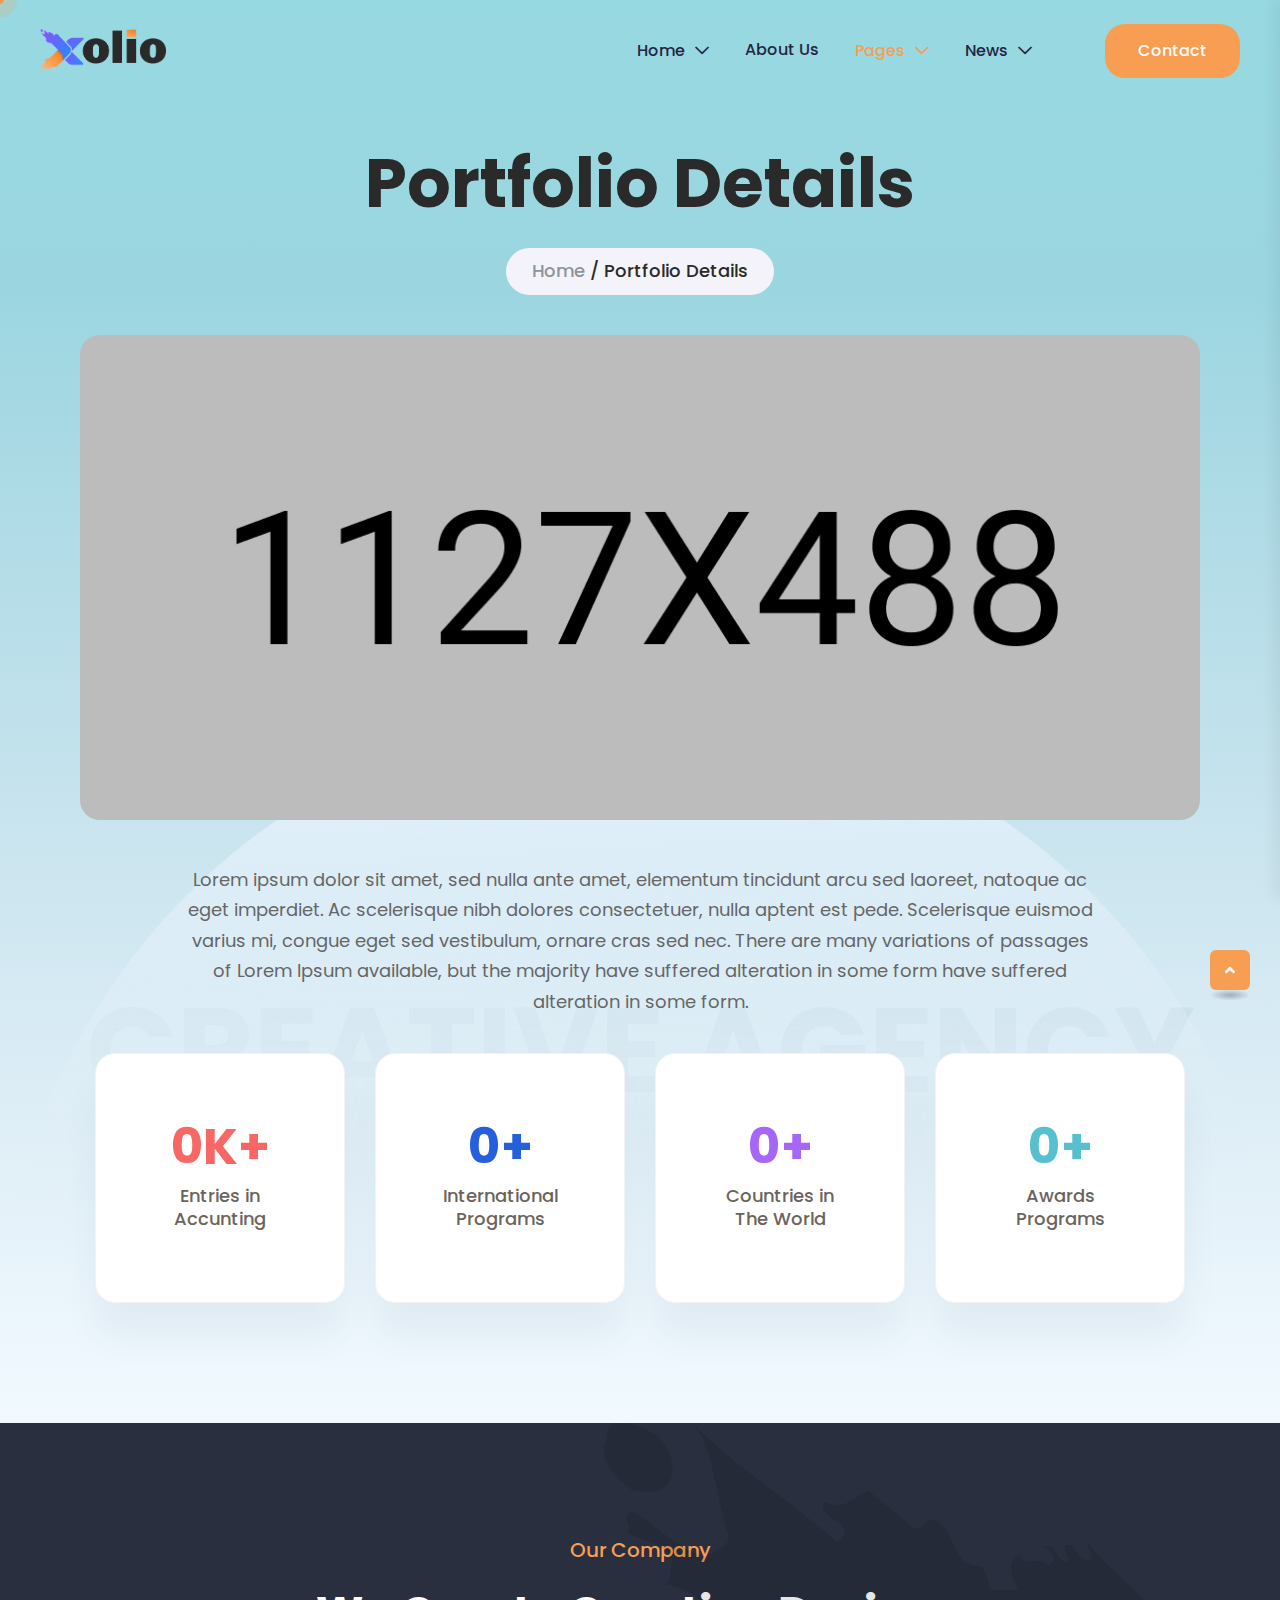
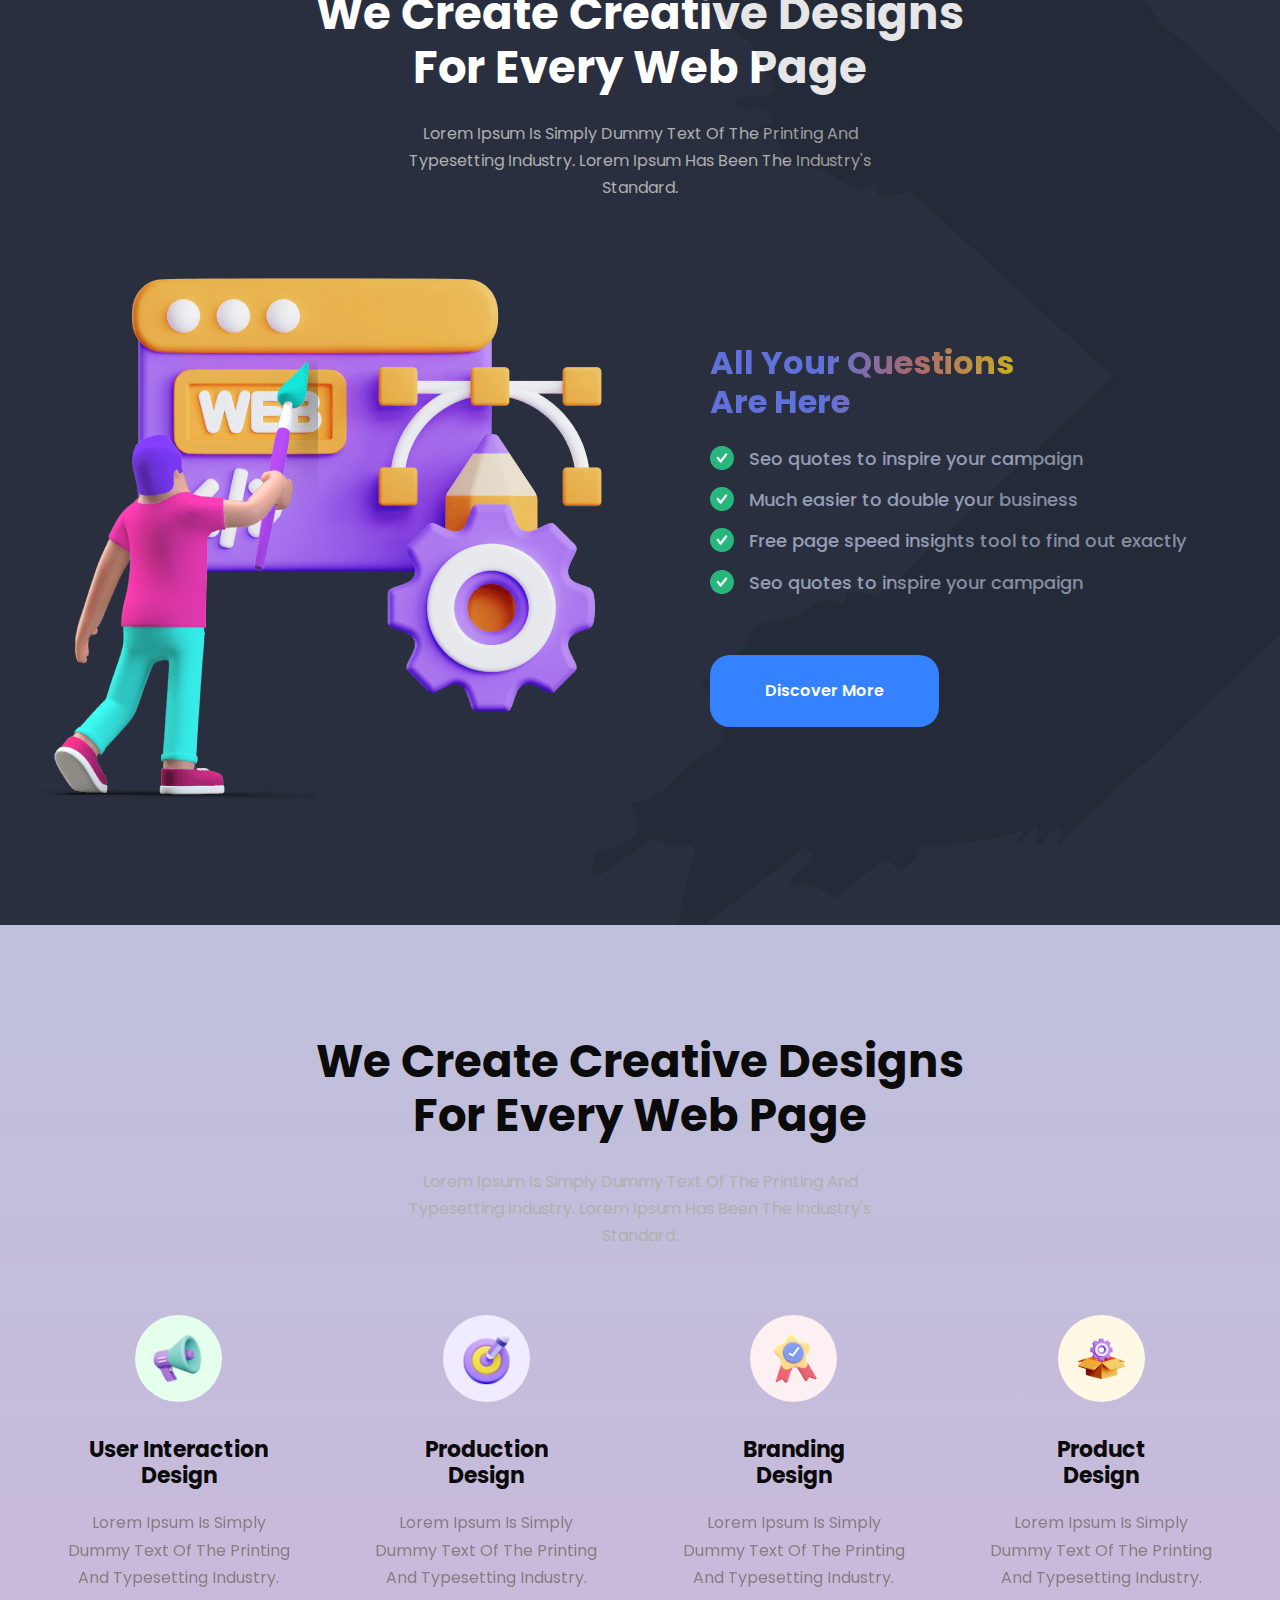
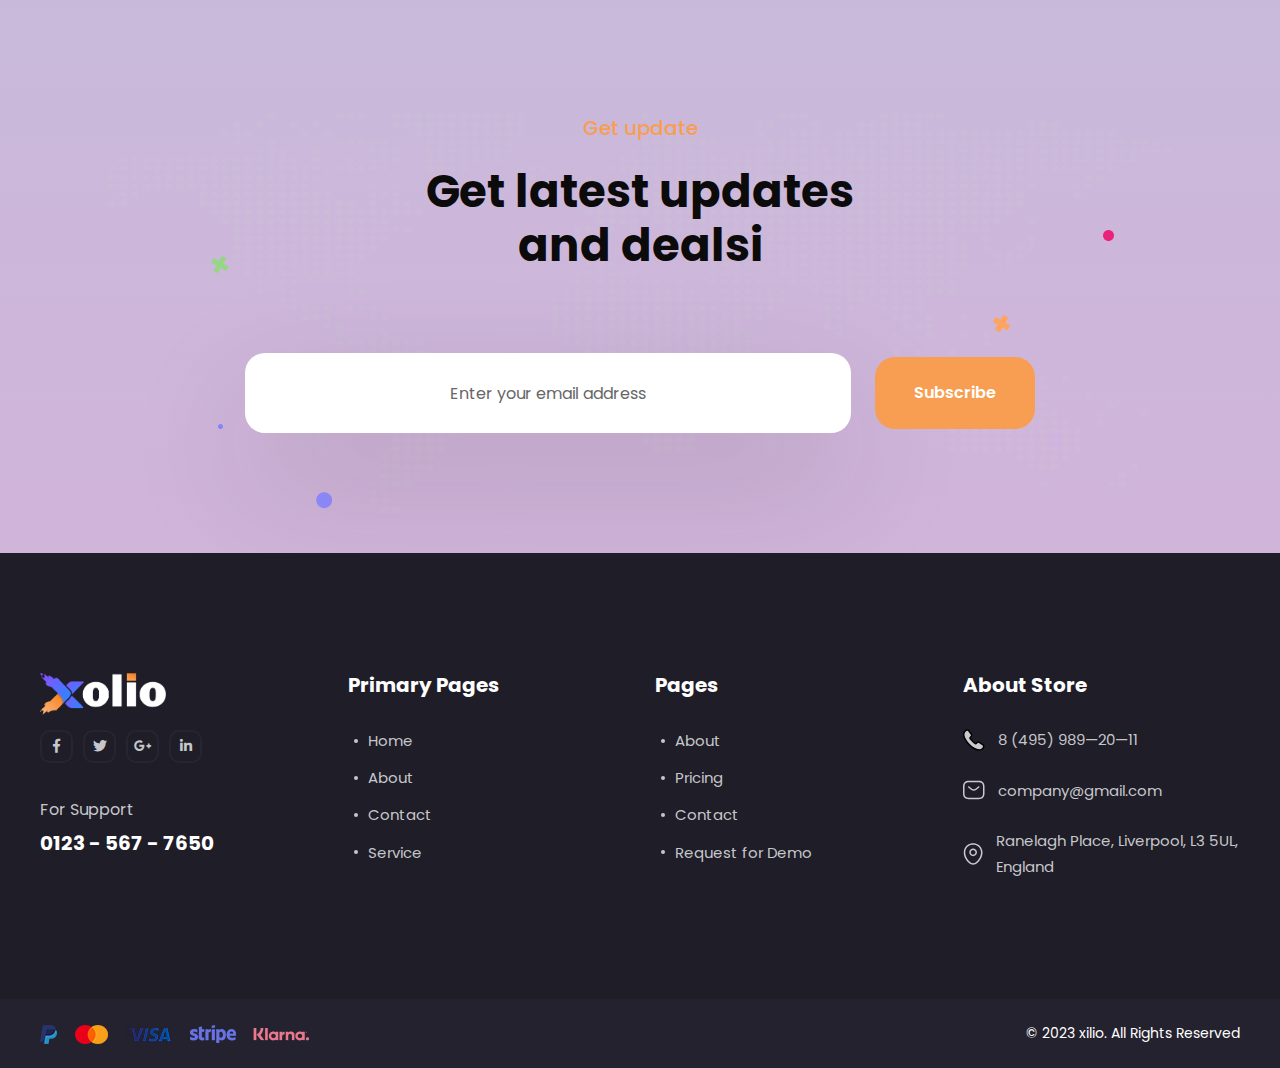
<file: project-details.html>
<!doctype html>
<html class="no-js" lang="en">
    <head>
        <meta charset="utf-8">
        <meta http-equiv="x-ua-compatible" content="ie=edge">
        <title>Xolio - Creative Agency HTML5 Template</title>
        <meta name="description" content="Xolio - Creative Agency Template">
        <meta name="viewport" content="width=device-width, initial-scale=1">

		<link rel="shortcut icon" type="image/x-icon" href="assets/img/favicon.png">
        <!-- Place favicon.ico in the root directory -->

        <!-- CSS here -->
        <link rel="stylesheet" href="assets/css/bootstrap.min.css">
        <link rel="stylesheet" href="assets/css/animate.min.css">
        <link rel="stylesheet" href="assets/css/magnific-popup.css">
        <link rel="stylesheet" href="assets/css/fontawesome-all.min.css">
        <link rel="stylesheet" href="assets/css/swiper-bundle.min.css">
        <link rel="stylesheet" href="assets/css/odometer.css">
        <link rel="stylesheet" href="assets/css/slick.css">
        <link rel="stylesheet" href="assets/css/default.css">
        <link rel="stylesheet" href="assets/css/style.css">
        <link rel="stylesheet" href="assets/css/responsive.css">
    </head>
    <body>

        <!--Preloader-->
        <div id="preloader">
            <div id="loader" class="loader">
                <div class="loader-container">
                    <div class="loader-icon"><img src="assets/img/preloader.png" alt="Xolio - Creative Agency HTML5 Template"></div>
                </div>
            </div>
        </div>
        <!--Preloader-end -->

        <!-- Custom-cursor -->
        <div class="mouseCursor cursor-outer"></div>
        <div class="mouseCursor cursor-inner"><span>Drag</span></div>
        <!-- Custom-cursor-end -->

		<!-- Scroll-top -->
        <button class="scroll-top scroll-to-target" data-target="html">
            <i class="fas fa-angle-up"></i>
        </button>
        <!-- Scroll-top-end-->

        <!-- header-area -->
        <header>
            <div id="sticky-header" class="menu-area transparent-header">
                <div class="container">
                    <div class="row">
                        <div class="col-12">
                            <div class="mobile-nav-toggler"><i class="fas fa-bars"></i></div>
                            <div class="menu-wrap">
                                <nav class="menu-nav">
                                    <div class="logo">
                                        <a href="index.html"><img src="assets/img/logo/logo.png" alt="Logo"></a>
                                    </div>
                                    <div class="navbar-wrap main-menu d-none d-lg-flex">
                                        <ul class="navigation">
                                            <li class="menu-item-has-children"><a href="#">Home</a>
                                                <ul class="sub-menu">
                                                    <li><a href="index.html">Creative Agency</a></li>
                                                    <li><a href="index-2.html">Personal Portfolio</a></li>
                                                    <li><a href="index-3.html">Digital Agency</a></li>
                                                </ul>
                                            </li>
                                            <li><a href="about-us.html">About Us</a></li>
                                            <li class="active menu-item-has-children"><a href="#">pages</a>
                                                <ul class="sub-menu">
                                                    <li><a href="about-me.html">About Me</a></li>
                                                    <li><a href="team.html">Team Page</a></li>
                                                    <li><a href="team-details.html">Team Details</a></li>
                                                    <li class="active"><a href="project-details.html">Portfolio Details</a></li>
                                                    <li><a href="services-details.html">Services Details</a></li>
                                                    <li><a href="contact.html">Contact Us</a></li>
                                                </ul>
                                            </li>
                                            <li class="menu-item-has-children"><a href="#">News</a>
                                                <ul class="sub-menu">
                                                    <li><a href="blog.html">Our Blog</a></li>
                                                    <li><a href="blog-details.html">Blog Details</a></li>
                                                </ul>
                                            </li>
                                        </ul>
                                    </div>
                                    <div class="header-action">
                                        <ul class="list-wrap">
                                            <li class="header-btn"><a href="#!" class="btn">Contact <span></span></a></li>
                                        </ul>
                                    </div>
                                </nav>
                            </div>

                            <!-- Mobile Menu  -->
                            <div class="mobile-menu">
                                <nav class="menu-box">
                                    <div class="close-btn"><i class="fas fa-times"></i></div>
                                    <div class="nav-logo">
                                        <a href="index.html"><img src="assets/img/logo/logo.png" alt="Logo"></a>
                                    </div>
                                    <div class="menu-outer">
                                        <!--Here Menu Will Come Automatically Via Javascript / Same Menu as in Header-->
                                    </div>
                                    <div class="social-links">
                                        <ul class="clearfix list-wrap">
                                            <li><a href="#"><i class="fab fa-facebook-f"></i></a></li>
                                            <li><a href="#"><i class="fab fa-twitter"></i></a></li>
                                            <li><a href="#"><i class="fab fa-instagram"></i></a></li>
                                            <li><a href="#"><i class="fab fa-linkedin-in"></i></a></li>
                                            <li><a href="#"><i class="fab fa-youtube"></i></a></li>
                                        </ul>
                                    </div>
                                </nav>
                            </div>
                            <div class="menu-backdrop"></div>
                            <!-- End Mobile Menu -->

                        </div>
                    </div>
                </div>

                <!-- header-contact -->
                <div class="header-contact-wrap">
                    <div class="container">
                        <div class="row">
                            <div class="col-lg-8">
                                <div class="left-side-content">
                                    <h3 class="title">Contact</h3>
                                    <div class="row">
                                        <div class="col-xl-4 col-lg-5 col-md-6">
                                            <div class="contact-info-list">
                                                <ul class="list-wrap">
                                                    <li>
                                                        <div class="icon">
                                                            <svg viewBox="0 0 22 20" fill="none" xmlns="http://www.w3.org/2000/svg">
                                                                <path fill-rule="evenodd" clip-rule="evenodd"
                                                                    d="M1.5 6.5C1.5 4.89295 1.95538 3.86848 2.63534 3.2371C3.32535 2.59637 4.36497 2.25 5.75 2.25H15.75C17.135 2.25 18.1746 2.59637 18.8647 3.2371C19.5446 3.86848 20 4.89295 20 6.5V13.5C20 15.107 19.5446 16.1315 18.8647 16.7629C18.1746 17.4036 17.135 17.75 15.75 17.75H5.75C4.36497 17.75 3.32535 17.4036 2.63534 16.7629C1.95538 16.1315 1.5 15.107 1.5 13.5V6.5ZM5.75 0.75C4.13503 0.75 2.67465 1.15363 1.61466 2.1379C0.544615 3.13152 0 4.60705 0 6.5V13.5C0 15.393 0.544615 16.8685 1.61466 17.8621C2.67465 18.8464 4.13503 19.25 5.75 19.25H15.75C17.365 19.25 18.8254 18.8464 19.8853 17.8621C20.9554 16.8685 21.5 15.393 21.5 13.5V6.5C21.5 4.60705 20.9554 3.13152 19.8853 2.1379C18.8254 1.15363 17.365 0.75 15.75 0.75H5.75ZM16.2181 7.58602C16.5417 7.32751 16.5945 6.85558 16.336 6.53194C16.0775 6.20829 15.6056 6.15548 15.2819 6.41398L12.1529 8.91324L12.1525 8.91352C11.3961 9.51536 10.0946 9.51549 9.33799 8.91393L6.21898 6.41471C5.89574 6.1557 5.42373 6.20778 5.16471 6.53102C4.9057 6.85426 4.95778 7.32627 5.28102 7.58529L8.40101 10.0853L8.40286 10.0868C9.70626 11.1244 11.7837 11.1244 13.0871 10.0868L13.0881 10.086L16.2181 7.58602Z" />
                                                            </svg>
                                                        </div>
                                                        <div class="content">
                                                            <a href="mailto:company@gmail.com">company@gmail.com</a>
                                                        </div>
                                                    </li>
                                                    <li>
                                                        <div class="icon">
                                                            <svg viewBox="0 0 20 22" fill="none" xmlns="http://www.w3.org/2000/svg">
                                                                <path fill-rule="evenodd" clip-rule="evenodd"
                                                                    d="M2.48199 7.65591C3.37522 3.73032 6.71708 1.74769 10.1338 1.75C13.5508 1.75231 16.8905 3.73971 17.7791 7.66556L17.7791 7.6656C18.8362 12.3354 15.943 16.3756 13.2111 18.999L13.2097 19.0004C11.4913 20.659 8.77127 20.661 7.04076 18.9997C4.31866 16.3762 1.42493 12.3261 2.48199 7.65591ZM10.1348 0.250002C14.1154 0.252693 18.1706 2.60029 19.2421 7.33441C20.4848 12.8239 17.0589 17.3834 14.251 20.08C11.9497 22.3008 8.31046 22.2989 6.00106 20.0809L6.00012 20.08C3.20236 17.3836 -0.22362 12.8139 1.01908 7.32441L1.01926 7.32364C2.09618 2.58953 6.1542 0.247312 10.1348 0.250002ZM7.76166 9.30994C7.76166 8.00103 8.82274 6.93994 10.1317 6.93994C11.4406 6.93994 12.5017 8.00103 12.5017 9.30994C12.5017 10.6189 11.4406 11.6799 10.1317 11.6799C8.82274 11.6799 7.76166 10.6189 7.76166 9.30994ZM10.1317 5.43994C7.99432 5.43994 6.26166 7.1726 6.26166 9.30994C6.26166 11.4473 7.99432 13.1799 10.1317 13.1799C12.269 13.1799 14.0017 11.4473 14.0017 9.30994C14.0017 7.1726 12.269 5.43994 10.1317 5.43994Z" />
                                                            </svg>
                                                        </div>
                                                        <div class="content">
                                                            <span>Ranelagh Place, Liverpool, L3 5UL, England</span>
                                                        </div>
                                                    </li>
                                                    <li>
                                                        <div class="icon">
                                                            <svg viewBox="0 0 22 22" fill="none" xmlns="http://www.w3.org/2000/svg">
                                                                <path fill-rule="evenodd" clip-rule="evenodd"
                                                                    d="M1.5 11C1.5 5.89421 5.64421 1.75 10.75 1.75C15.8558 1.75 20 5.89421 20 11C20 16.1058 15.8558 20.25 10.75 20.25C5.64421 20.25 1.5 16.1058 1.5 11ZM10.75 0.25C4.81579 0.25 0 5.06579 0 11C0 16.9342 4.81579 21.75 10.75 21.75C16.6842 21.75 21.5 16.9342 21.5 11C21.5 5.06579 16.6842 0.25 10.75 0.25ZM11.1289 6.50977C11.1289 6.09555 10.7931 5.75977 10.3789 5.75977C9.96469 5.75977 9.62891 6.09555 9.62891 6.50977V10.6098C9.62891 11.0862 9.79027 11.5637 10.0149 11.9576C10.2393 12.3511 10.5673 12.7322 10.9755 12.9744L10.9766 12.975L14.0746 14.8238C14.4303 15.0361 14.8907 14.9198 15.1029 14.5641C15.3152 14.2084 15.1989 13.748 14.8432 13.5357L11.7433 11.6857L11.7413 11.6845C11.6099 11.6067 11.4483 11.4431 11.3179 11.2145C11.1875 10.9859 11.1289 10.7633 11.1289 10.6098V6.50977Z" />
                                                            </svg>
                                                        </div>
                                                        <div class="content">
                                                            <span>7 Days a week <br> from 10-00 am to 6-00 pm</span>
                                                        </div>
                                                    </li>
                                                </ul>
                                                <div class="lats-chat">
                                                    <a href="contact.html">Lat’s Chat</a>
                                                </div>
                                            </div>
                                        </div>
                                        <div class="col-xl-8 col-lg-7 col-md-6">
                                            <div class="our-best-project">
                                                <div class="content">
                                                    <h4 class="title">One of Our <span>Best Ongoing</span> Projects</h4>
                                                    <a href="project-details.html" class="btn">Details <span></span></a>
                                                </div>
                                                <div class="thumb">
                                                    <img src="assets/img/images/our_project_img.png" alt="">
                                                </div>
                                            </div>
                                        </div>
                                    </div>
                                </div>
                            </div>
                            <div class="col-lg-4">
                                <div class="customer-support-wrap">
                                    <h4 class="title">Customer Support</h4>
                                    <div class="customer-support-content">
                                        <div class="content-top">
                                            <img src="assets/img/images/support_img.png" alt="">
                                            <h4 class="title">Need Help Choosing a Plan?</h4>
                                        </div>
                                        <p>We offer solutions for businesses of all sizes. For questions about our plans and products,,
                                            contact our team of experts. <a href="contact.html">Get in touch</a></p>
                                    </div>
                                    <div class="content-bottom">
                                        <a href="contact.html">Support</a>
                                        <a href="contact.html">Documentation</a>
                                    </div>
                                </div>
                            </div>
                        </div>
                    </div>
                </div>
                <div class="body-contact-overlay"></div>
                <!-- header-contact-end -->
            </div>
        </header>
        <!-- header-area-end -->



        <!-- main-area -->
        <main>

            <!-- breadcrumb-area -->
            <section class="breadcrumb-area breadcrumb-area-two pt-175">
                <div class="container">
                    <div class="row">
                        <div class="col-12">
                            <div class="breadcrumb-content">
                                <h2 class="title">Portfolio Details</h2>
                                <nav aria-label="breadcrumb">
                                    <ol class="breadcrumb">
                                        <li class="breadcrumb-item"><a href="index.html">Home</a></li>
                                        <li class="breadcrumb-item active" aria-current="page">Portfolio Details</li>
                                    </ol>
                                </nav>
                            </div>
                        </div>
                    </div>
                </div>
            </section>
            <!-- breadcrumb-area-end -->

            <!-- project-details-area -->
            <section class="project-details-area pt-40 pb-120">
                <div class="container">
                    <div class="row">
                        <div class="col-lg-12">
                            <div class="project-details-inner">
                                <div class="project-details-img">
                                    <img src="assets/img/images/project_details_img.jpg" alt="">
                                </div>
                                <div class="project-details-content">
                                    <h2 class="title">Creative Agency</h2>
                                    <p>Lorem ipsum dolor sit amet, sed nulla ante amet, elementum tincidunt arcu sed laoreet, natoque ac eget imperdiet. Ac scelerisque nibh dolores consectetuer, nulla aptent est pede. Scelerisque euismod varius mi, congue eget sed vestibulum, ornare cras sed nec. There are many variations of passages of Lorem Ipsum available, but the majority have suffered alteration in some form have suffered alteration in some form.</p>
                                </div>
                                <div class="row align-items-center">
                                    <div class="col-lg-12">
                                        <div class="counter-item-wrap-four">
                                            <ul class="list-wrap">
                                                <li>
                                                    <div class="counter-item-four">
                                                        <h2 class="count"><span class="odometer" data-count="15"></span>K+</h2>
                                                        <p>Entries in <span>Accunting</span></p>
                                                    </div>
                                                </li>
                                                <li>
                                                    <div class="counter-item-four">
                                                        <h2 class="count"><span class="odometer" data-count="120"></span>+</h2>
                                                        <p>International <span>Programs</span></p>
                                                    </div>
                                                </li>
                                                <li>
                                                    <div class="counter-item-four">
                                                        <h2 class="count"><span class="odometer" data-count="46"></span>+</h2>
                                                        <p>Countries in<span>The World</span></p>
                                                    </div>
                                                </li>
                                                <li>
                                                    <div class="counter-item-four">
                                                        <h2 class="count"><span class="odometer" data-count="17"></span>+</h2>
                                                        <p>Awards <span>Programs</span></p>
                                                    </div>
                                                </li>
                                            </ul>
                                        </div>
                                    </div>
                                </div>
                            </div>
                        </div>
                    </div>
                </div>
                <div class="project-shape-wrap">
                    <img src="assets/img/images/services_details_shape.png" alt="">
                </div>
            </section>
            <!-- project-details-area-end -->

            <!-- company-area -->
            <section class="company-area">
                <div class="container">
                    <div class="row justify-content-center">
                        <div class="col-xl-7 col-lg-9">
                            <div class="section-title white-title text-center mb-65">
                                <span class="sub-title">Our Company</span>
                                <h2 class="title">We Create Creative Designs For Every Web Page</h2>
                                <p>Lorem Ipsum is simply dummy text of the printing and typesetting industry. Lorem Ipsum has been the industry's standard.</p>
                            </div>
                        </div>
                    </div>
                    <div class="row align-items-center">
                        <div class="col-lg-6">
                            <div class="company-img">
                                <img src="assets/img/images/company_img01.png" alt="">
                                <img src="assets/img/images/company_img02.png" alt="" data-parallax='{"x" : 120 }'>
                            </div>
                        </div>
                        <div class="col-lg-6">
                            <div class="company-content">
                                <h2 class="title">All Your Questions Are Here</h2>
                                <div class="company-list">
                                    <ul class="list-wrap">
                                        <li>
                                            <img src="assets/img/icon/check_icon.png" alt="">
                                            Seo quotes to inspire your campaign
                                        </li>
                                        <li>
                                            <img src="assets/img/icon/check_icon.png" alt="">
                                            Much easier to double your business
                                        </li>
                                        <li>
                                            <img src="assets/img/icon/check_icon.png" alt="">
                                            Free page speed insights tool to find out exactly
                                        </li>
                                        <li>
                                            <img src="assets/img/icon/check_icon.png" alt="">
                                            Seo quotes to inspire your campaign
                                        </li>
                                    </ul>
                                </div>
                                <a href="about-me.html" class="btn">Discover More <span></span></a>
                            </div>
                        </div>
                    </div>
                </div>
                <div class="company-shape-wrap">
                    <img src="assets/img/images/company_shape.png" alt="">
                </div>
            </section>
            <!-- company-area-end -->

            <!-- services-area -->
            <section class="inner-services-area-two pt-110 pb-90">
                <div class="container">
                    <div class="row justify-content-center">
                        <div class="col-xl-7 col-lg-8">
                            <div class="section-title text-center mb-65">
                                <h2 class="title">We Create Creative Designs For Every Web Page</h2>
                                <p>Lorem Ipsum is simply dummy text of the printing and typesetting industry. Lorem Ipsum has been the industry's standard.</p>
                            </div>
                        </div>
                    </div>
                    <div class="inner-services-wrap-two">
                        <div class="row justify-content-center">
                            <div class="col-xl-3 col-lg-3 col-md-6 col-sm-10">
                                <div class="services-item-five">
                                    <div class="services-icon-five">
                                        <img src="assets/img/icon/inner_two_services_icon01.png" alt="">
                                    </div>
                                    <div class="services-content-five">
                                        <h2 class="title"><a href="services-details.html">User Interaction <span>Design</span></a></h2>
                                        <p>Lorem Ipsum is simply dummy text of the printing and typesetting industry.</p>
                                    </div>
                                </div>
                            </div>
                            <div class="col-xl-3 col-lg-3 col-md-6 col-sm-10">
                                <div class="services-item-five">
                                    <div class="services-icon-five">
                                        <img src="assets/img/icon/inner_two_services_icon02.png" alt="">
                                    </div>
                                    <div class="services-content-five">
                                        <h2 class="title"><a href="services-details.html">Production <span>Design</span></a></h2>
                                        <p>Lorem Ipsum is simply dummy text of the printing and typesetting industry.</p>
                                    </div>
                                </div>
                            </div>
                            <div class="col-xl-3 col-lg-3 col-md-6 col-sm-10">
                                <div class="services-item-five">
                                    <div class="services-icon-five">
                                        <img src="assets/img/icon/inner_two_services_icon03.png" alt="">
                                    </div>
                                    <div class="services-content-five">
                                        <h2 class="title"><a href="services-details.html">Branding <span>Design</span></a></h2>
                                        <p>Lorem Ipsum is simply dummy text of the printing and typesetting industry.</p>
                                    </div>
                                </div>
                            </div>
                            <div class="col-xl-3 col-lg-3 col-md-6 col-sm-10">
                                <div class="services-item-five">
                                    <div class="services-icon-five">
                                        <img src="assets/img/icon/inner_two_services_icon04.png" alt="">
                                    </div>
                                    <div class="services-content-five">
                                        <h2 class="title"><a href="services-details.html">Product <span>Design</span></a></h2>
                                        <p>Lorem Ipsum is simply dummy text of the printing and typesetting industry.</p>
                                    </div>
                                </div>
                            </div>
                        </div>
                    </div>
                </div>
            </section>
            <!-- services-area-end -->

            <!-- newsletter-area -->
            <section class="newsletter-area newsletter-area-three pb-120">
                <div class="container">
                    <div class="row justify-content-center">
                        <div class="col-lg-6">
                            <div class="section-title text-center mb-80">
                                <span class="sub-title">Get update</span>
                                <h2 class="title">Get latest updates <br> and dealsi</h2>
                            </div>
                        </div>
                    </div>
                    <div class="row justify-content-center">
                        <div class="col-lg-8">
                            <div class="newsletter-form">
                                <form action="#">
                                    <input type="email" placeholder="Enter your email address">
                                    <button type="submit" class="btn">Subscribe <span></span></button>
                                </form>
                            </div>
                        </div>
                    </div>
                </div>
                <div class="newsletter-shape-wrap">
                    <img src="assets/img/images/newsletter_bg_shape.png" alt="" class="bg-shape">
                    <img src="assets/img/images/newsletter_shape01.png" alt="" class="shape-one">
                    <img src="assets/img/images/newsletter_shape02.png" alt="" class="shape-two">
                    <img src="assets/img/images/newsletter_shape03.png" alt="" class="shape-three">
                    <img src="assets/img/images/newsletter_shape04.png" alt="" class="shape-four">
                    <img src="assets/img/images/newsletter_shape05.png" alt="" class="shape-five">
                    <img src="assets/img/images/newsletter_shape06.png" alt="" class="shape-six">
                </div>
            </section>
            <!-- newsletter-area-end -->
        </main>
        <!-- main-area-end -->

        <!-- footer-area -->
        <footer>
            <div class="footer-area">
                <div class="footer-top">
                    <div class="container">
                        <div class="row">
                            <div class="col-lg-3 col-sm-6">
                                <div class="footer-widget">
                                    <div class="logo">
                                        <a href="index.html"><img src="assets/img/logo/w_logo.png" alt=""></a>
                                    </div>
                                    <div class="footer-social">
                                        <ul class="list-wrap">
                                            <li><a href="#"><i class="fab fa-facebook-f"></i></a></li>
                                            <li class="active"><a href="#"><i class="fab fa-twitter"></i></a></li>
                                            <li><a href="#"><i class="fab fa-google-plus-g"></i></a></li>
                                            <li><a href="#"><i class="fab fa-linkedin-in"></i></a></li>
                                        </ul>
                                    </div>
                                    <div class="footer-contact">
                                        <span>For Support</span>
                                        <h2 class="title"><a href="tel:0123456789">0123 - 567 - 7650</a></h2>
                                    </div>
                                </div>
                            </div>
                            <div class="col-lg-3 col-sm-6">
                                <div class="footer-widget">
                                    <h4 class="fw-title">Primary Pages</h4>
                                    <div class="fw-link">
                                        <ul class="list-wrap">
                                            <li><a href="index.html">Home</a></li>
                                            <li><a href="about-us.html">About</a></li>
                                            <li><a href="contact.html">Contact</a></li>
                                            <li><a href="services-details.html">Service</a></li>
                                        </ul>
                                    </div>
                                </div>
                            </div>
                            <div class="col-lg-3 col-sm-6">
                                <div class="footer-widget">
                                    <h4 class="fw-title">Pages</h4>
                                    <div class="fw-link">
                                        <ul class="list-wrap">
                                            <li><a href="about-us.html">About</a></li>
                                            <li><a href="contact.html">Pricing</a></li>
                                            <li><a href="contact.html">Contact</a></li>
                                            <li><a href="contact.html">Request for Demo</a></li>
                                        </ul>
                                    </div>
                                </div>
                            </div>
                            <div class="col-lg-3 col-sm-6">
                                <div class="footer-widget">
                                    <h4 class="fw-title">About Store</h4>
                                    <div class="footer-about">
                                        <ul class="list-wrap">
                                            <li><img src="assets/img/icon/phone_icon.svg" alt=""><a href="tel:0123456789">8 (495) 989—20—11</a></li>
                                            <li><img src="assets/img/icon/mail_icon.svg" alt=""><a href="mailto:company@gmail.com">company@gmail.com</a></li>
                                            <li><img src="assets/img/icon/loction_icon.svg" alt=""><span>Ranelagh Place, Liverpool, L3 5UL, England</span></li>
                                        </ul>
                                    </div>
                                </div>
                            </div>
                        </div>
                    </div>
                </div>
                <div class="footer-bottom">
                    <div class="container">
                        <div class="row align-items-center">
                            <div class="col-md-6">
                                <div class="cart-img">
                                    <img src="assets/img/images/cart_img.png" alt="">
                                </div>
                            </div>
                            <div class="col-md-6">
                                <div class="copyright-text text-end">
                                    <p>© 2023 xilio. All Rights Reserved</p>
                                </div>
                            </div>
                        </div>
                    </div>
                </div>
            </div>
        </footer>
        <!-- footer-area-end -->



        <!-- JS here -->
        <script src="assets/js/vendor/jquery-3.6.0.min.js"></script>
        <script src="assets/js/bootstrap.min.js"></script>
        <script src="assets/js/isotope.pkgd.min.js"></script>
        <script src="assets/js/imagesloaded.pkgd.min.js"></script>
        <script src="assets/js/jquery.magnific-popup.min.js"></script>
        <script src="assets/js/jquery.odometer.min.js"></script>
        <script src="assets/js/swiper-bundle.min.js"></script>
        <script src="assets/js/jquery.appear.js"></script>
        <script src="assets/js/slick.min.js"></script>
        <script src="assets/js/ajax-form.js"></script>
        <script src="assets/js/parallax.min.js"></script>
        <script src="assets/js/jquery.parallaxScroll.min.js"></script>
        <script src="assets/js/tween-max.js"></script>
        <script src="assets/js/wow.min.js"></script>
        <script src="assets/js/main.js"></script>
    </body>
</html>
</file>
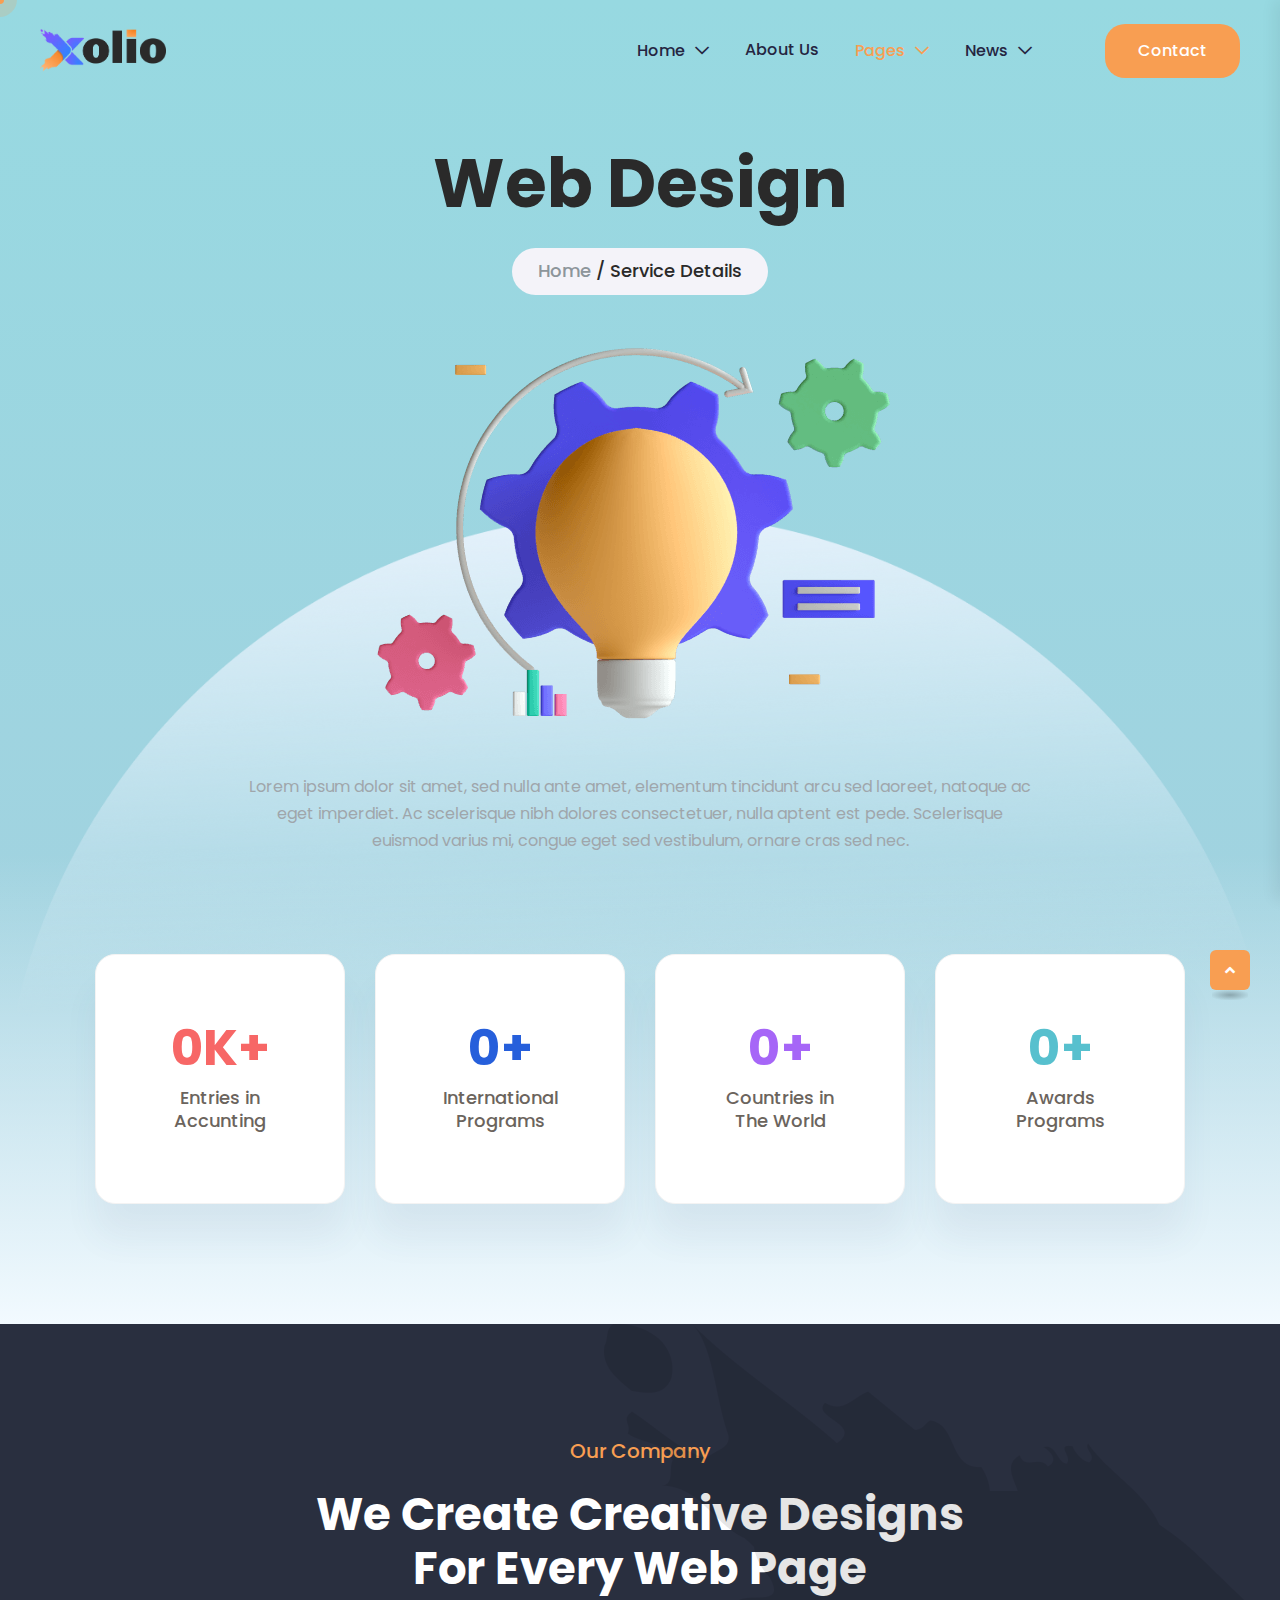
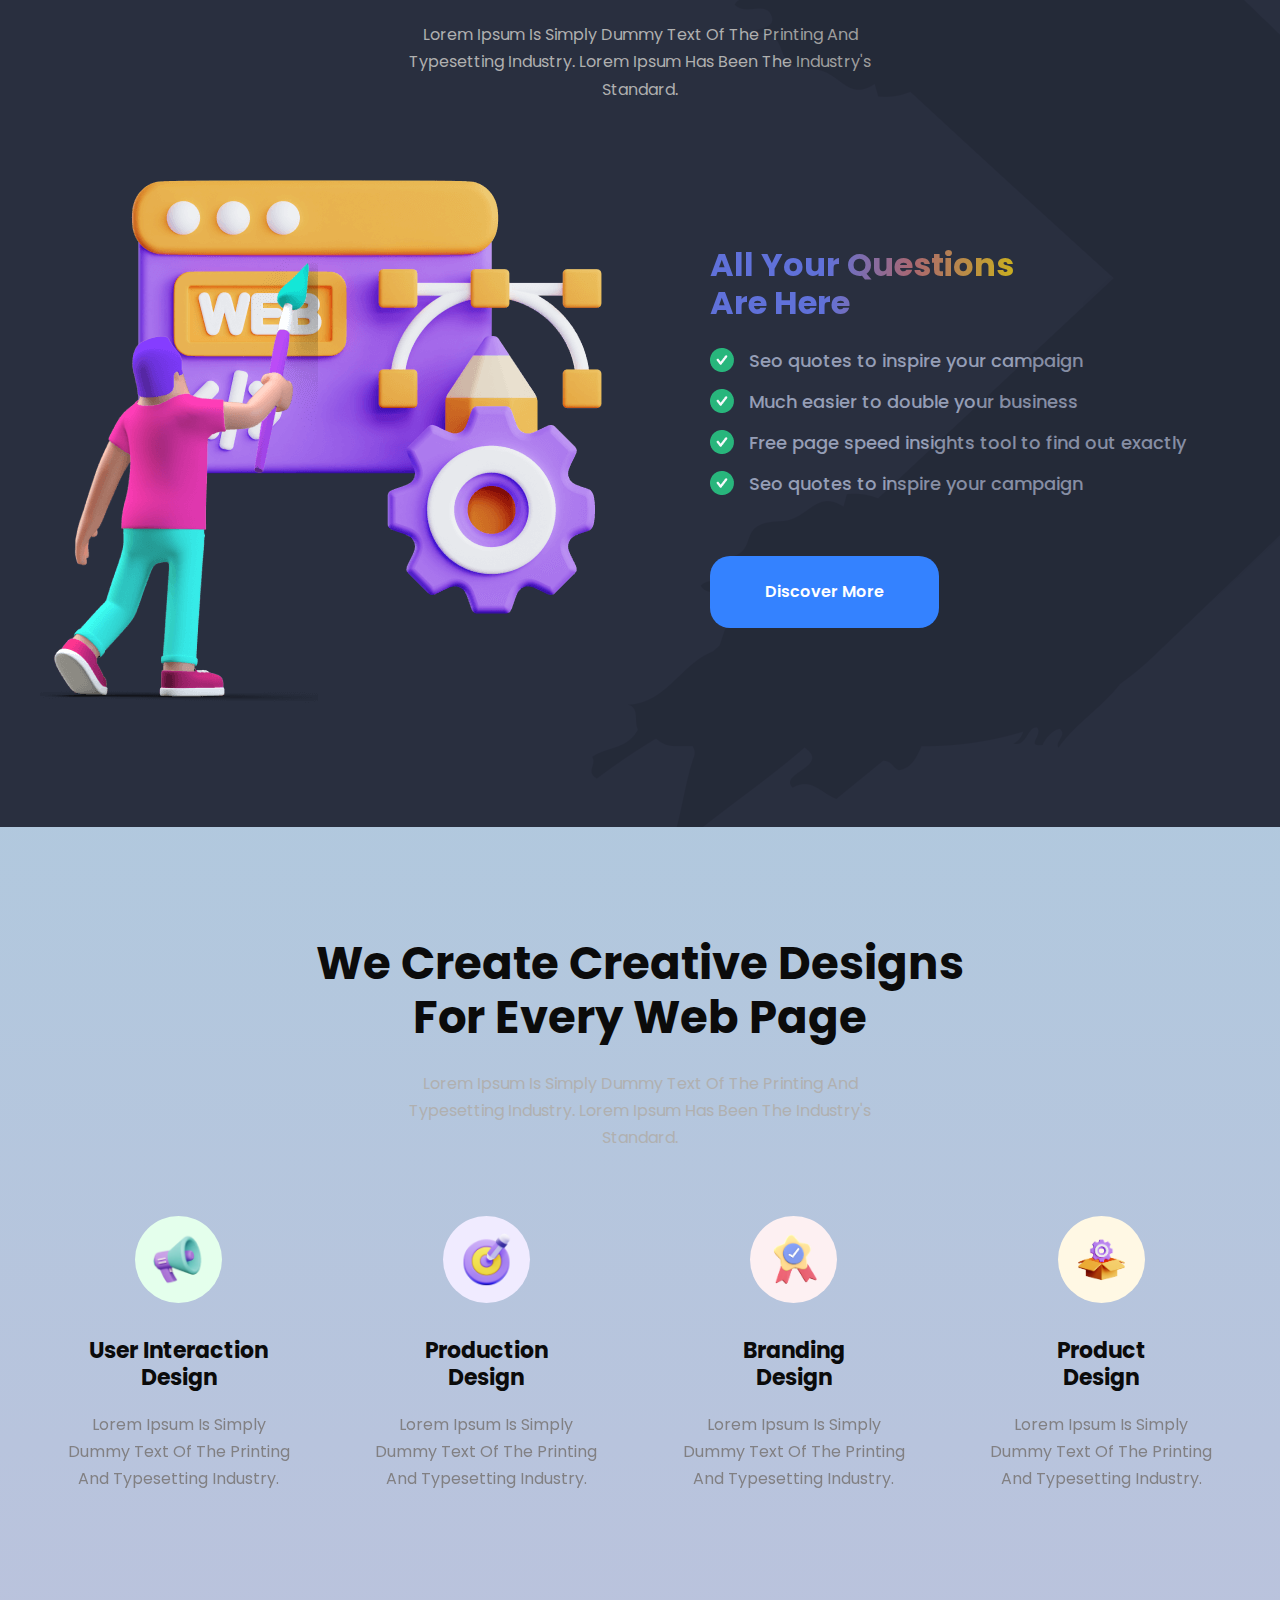
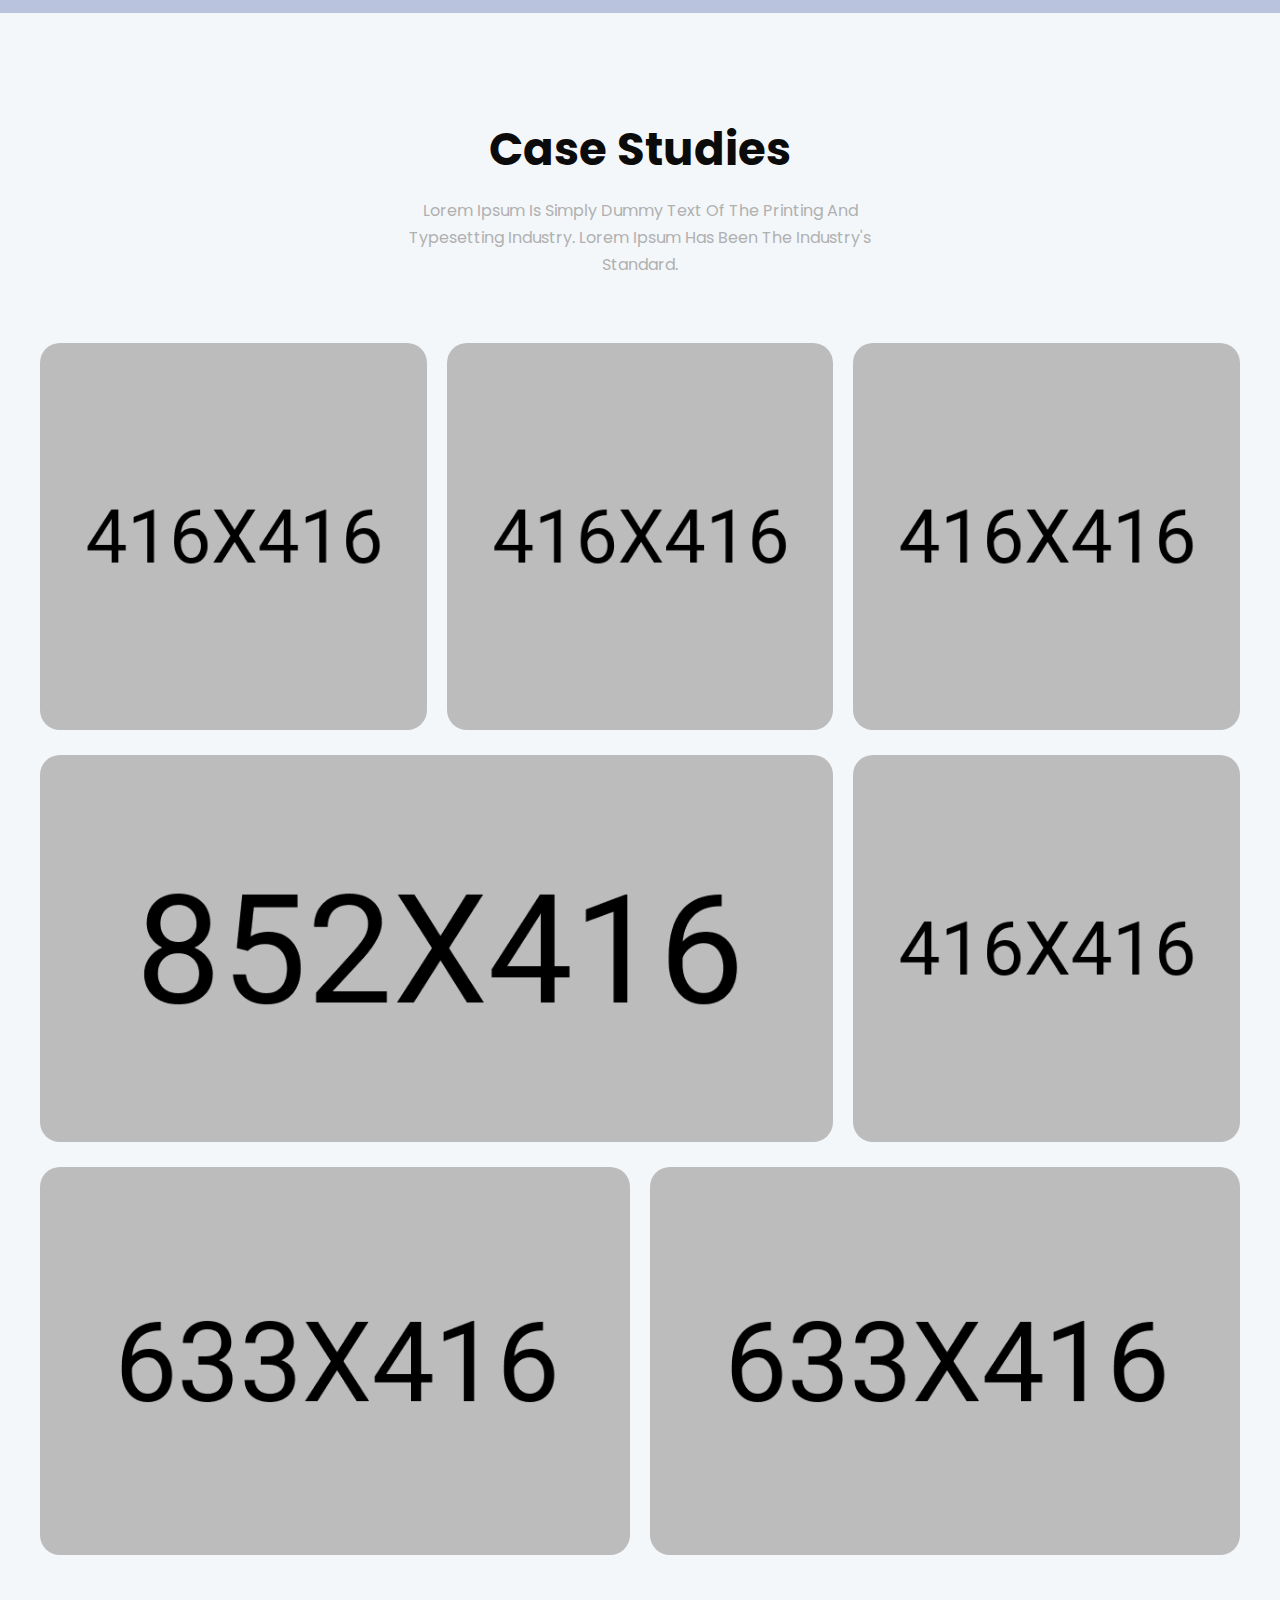
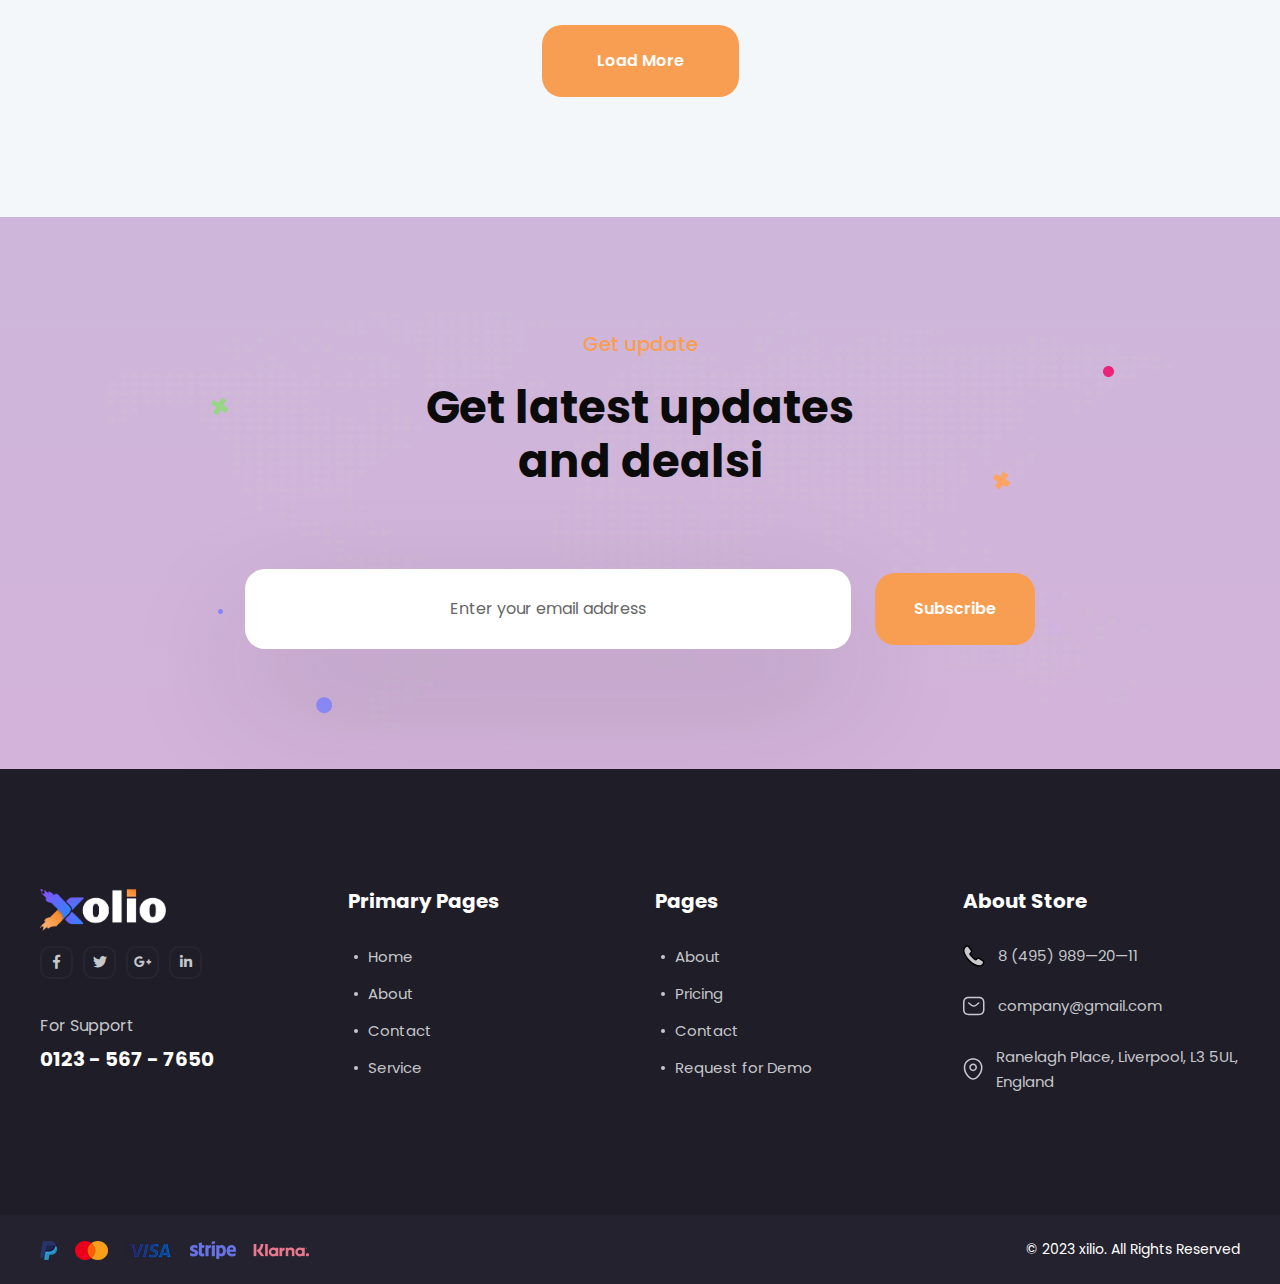
<file: services-details.html>
<!doctype html>
<html class="no-js" lang="en">
    <head>
        <meta charset="utf-8">
        <meta http-equiv="x-ua-compatible" content="ie=edge">
        <title>Xolio - Creative Agency HTML5 Template</title>
        <meta name="description" content="Xolio - Creative Agency Template">
        <meta name="viewport" content="width=device-width, initial-scale=1">

		<link rel="shortcut icon" type="image/x-icon" href="assets/img/favicon.png">
        <!-- Place favicon.ico in the root directory -->

        <!-- CSS here -->
        <link rel="stylesheet" href="assets/css/bootstrap.min.css">
        <link rel="stylesheet" href="assets/css/animate.min.css">
        <link rel="stylesheet" href="assets/css/magnific-popup.css">
        <link rel="stylesheet" href="assets/css/fontawesome-all.min.css">
        <link rel="stylesheet" href="assets/css/swiper-bundle.min.css">
        <link rel="stylesheet" href="assets/css/odometer.css">
        <link rel="stylesheet" href="assets/css/slick.css">
        <link rel="stylesheet" href="assets/css/default.css">
        <link rel="stylesheet" href="assets/css/style.css">
        <link rel="stylesheet" href="assets/css/responsive.css">
    </head>
    <body>

        <!--Preloader-->
        <div id="preloader">
            <div id="loader" class="loader">
                <div class="loader-container">
                    <div class="loader-icon"><img src="assets/img/preloader.png" alt="Xolio - Creative Agency HTML5 Template"></div>
                </div>
            </div>
        </div>
        <!--Preloader-end -->

        <!-- Custom-cursor -->
        <div class="mouseCursor cursor-outer"></div>
        <div class="mouseCursor cursor-inner"><span>Drag</span></div>
        <!-- Custom-cursor-end -->

		<!-- Scroll-top -->
        <button class="scroll-top scroll-to-target" data-target="html">
            <i class="fas fa-angle-up"></i>
        </button>
        <!-- Scroll-top-end-->

        <!-- header-area -->
        <header>
            <div id="sticky-header" class="menu-area transparent-header">
                <div class="container">
                    <div class="row">
                        <div class="col-12">
                            <div class="mobile-nav-toggler"><i class="fas fa-bars"></i></div>
                            <div class="menu-wrap">
                                <nav class="menu-nav">
                                    <div class="logo">
                                        <a href="index.html"><img src="assets/img/logo/logo.png" alt="Logo"></a>
                                    </div>
                                    <div class="navbar-wrap main-menu d-none d-lg-flex">
                                        <ul class="navigation">
                                            <li class="menu-item-has-children"><a href="#">Home</a>
                                                <ul class="sub-menu">
                                                    <li><a href="index.html">Creative Agency</a></li>
                                                    <li><a href="index-2.html">Personal Portfolio</a></li>
                                                    <li><a href="index-3.html">Digital Agency</a></li>
                                                </ul>
                                            </li>
                                            <li><a href="about-us.html">About Us</a></li>
                                            <li class="active menu-item-has-children"><a href="#">pages</a>
                                                <ul class="sub-menu">
                                                    <li><a href="about-me.html">About Me</a></li>
                                                    <li><a href="team.html">Team Page</a></li>
                                                    <li><a href="team-details.html">Team Details</a></li>
                                                    <li><a href="project-details.html">Portfolio Details</a></li>
                                                    <li class="active"><a href="services-details.html">Services Details</a></li>
                                                    <li><a href="contact.html">Contact Us</a></li>
                                                </ul>
                                            </li>
                                            <li class="menu-item-has-children"><a href="#">News</a>
                                                <ul class="sub-menu">
                                                    <li><a href="blog.html">Our Blog</a></li>
                                                    <li><a href="blog-details.html">Blog Details</a></li>
                                                </ul>
                                            </li>
                                        </ul>
                                    </div>
                                    <div class="header-action">
                                        <ul class="list-wrap">
                                            <li class="header-btn"><a href="#!" class="btn">Contact <span></span></a></li>
                                        </ul>
                                    </div>
                                </nav>
                            </div>

                            <!-- Mobile Menu  -->
                            <div class="mobile-menu">
                                <nav class="menu-box">
                                    <div class="close-btn"><i class="fas fa-times"></i></div>
                                    <div class="nav-logo">
                                        <a href="index.html"><img src="assets/img/logo/logo.png" alt="Logo"></a>
                                    </div>
                                    <div class="menu-outer">
                                        <!--Here Menu Will Come Automatically Via Javascript / Same Menu as in Header-->
                                    </div>
                                    <div class="social-links">
                                        <ul class="clearfix list-wrap">
                                            <li><a href="#"><i class="fab fa-facebook-f"></i></a></li>
                                            <li><a href="#"><i class="fab fa-twitter"></i></a></li>
                                            <li><a href="#"><i class="fab fa-instagram"></i></a></li>
                                            <li><a href="#"><i class="fab fa-linkedin-in"></i></a></li>
                                            <li><a href="#"><i class="fab fa-youtube"></i></a></li>
                                        </ul>
                                    </div>
                                </nav>
                            </div>
                            <div class="menu-backdrop"></div>
                            <!-- End Mobile Menu -->

                        </div>
                    </div>
                </div>

                <!-- header-contact -->
                <div class="header-contact-wrap">
                    <div class="container">
                        <div class="row">
                            <div class="col-lg-8">
                                <div class="left-side-content">
                                    <h3 class="title">Contact</h3>
                                    <div class="row">
                                        <div class="col-xl-4 col-lg-5 col-md-6">
                                            <div class="contact-info-list">
                                                <ul class="list-wrap">
                                                    <li>
                                                        <div class="icon">
                                                            <svg viewBox="0 0 22 20" fill="none" xmlns="http://www.w3.org/2000/svg">
                                                                <path fill-rule="evenodd" clip-rule="evenodd"
                                                                    d="M1.5 6.5C1.5 4.89295 1.95538 3.86848 2.63534 3.2371C3.32535 2.59637 4.36497 2.25 5.75 2.25H15.75C17.135 2.25 18.1746 2.59637 18.8647 3.2371C19.5446 3.86848 20 4.89295 20 6.5V13.5C20 15.107 19.5446 16.1315 18.8647 16.7629C18.1746 17.4036 17.135 17.75 15.75 17.75H5.75C4.36497 17.75 3.32535 17.4036 2.63534 16.7629C1.95538 16.1315 1.5 15.107 1.5 13.5V6.5ZM5.75 0.75C4.13503 0.75 2.67465 1.15363 1.61466 2.1379C0.544615 3.13152 0 4.60705 0 6.5V13.5C0 15.393 0.544615 16.8685 1.61466 17.8621C2.67465 18.8464 4.13503 19.25 5.75 19.25H15.75C17.365 19.25 18.8254 18.8464 19.8853 17.8621C20.9554 16.8685 21.5 15.393 21.5 13.5V6.5C21.5 4.60705 20.9554 3.13152 19.8853 2.1379C18.8254 1.15363 17.365 0.75 15.75 0.75H5.75ZM16.2181 7.58602C16.5417 7.32751 16.5945 6.85558 16.336 6.53194C16.0775 6.20829 15.6056 6.15548 15.2819 6.41398L12.1529 8.91324L12.1525 8.91352C11.3961 9.51536 10.0946 9.51549 9.33799 8.91393L6.21898 6.41471C5.89574 6.1557 5.42373 6.20778 5.16471 6.53102C4.9057 6.85426 4.95778 7.32627 5.28102 7.58529L8.40101 10.0853L8.40286 10.0868C9.70626 11.1244 11.7837 11.1244 13.0871 10.0868L13.0881 10.086L16.2181 7.58602Z" />
                                                            </svg>
                                                        </div>
                                                        <div class="content">
                                                            <a href="mailto:company@gmail.com">company@gmail.com</a>
                                                        </div>
                                                    </li>
                                                    <li>
                                                        <div class="icon">
                                                            <svg viewBox="0 0 20 22" fill="none" xmlns="http://www.w3.org/2000/svg">
                                                                <path fill-rule="evenodd" clip-rule="evenodd"
                                                                    d="M2.48199 7.65591C3.37522 3.73032 6.71708 1.74769 10.1338 1.75C13.5508 1.75231 16.8905 3.73971 17.7791 7.66556L17.7791 7.6656C18.8362 12.3354 15.943 16.3756 13.2111 18.999L13.2097 19.0004C11.4913 20.659 8.77127 20.661 7.04076 18.9997C4.31866 16.3762 1.42493 12.3261 2.48199 7.65591ZM10.1348 0.250002C14.1154 0.252693 18.1706 2.60029 19.2421 7.33441C20.4848 12.8239 17.0589 17.3834 14.251 20.08C11.9497 22.3008 8.31046 22.2989 6.00106 20.0809L6.00012 20.08C3.20236 17.3836 -0.22362 12.8139 1.01908 7.32441L1.01926 7.32364C2.09618 2.58953 6.1542 0.247312 10.1348 0.250002ZM7.76166 9.30994C7.76166 8.00103 8.82274 6.93994 10.1317 6.93994C11.4406 6.93994 12.5017 8.00103 12.5017 9.30994C12.5017 10.6189 11.4406 11.6799 10.1317 11.6799C8.82274 11.6799 7.76166 10.6189 7.76166 9.30994ZM10.1317 5.43994C7.99432 5.43994 6.26166 7.1726 6.26166 9.30994C6.26166 11.4473 7.99432 13.1799 10.1317 13.1799C12.269 13.1799 14.0017 11.4473 14.0017 9.30994C14.0017 7.1726 12.269 5.43994 10.1317 5.43994Z" />
                                                            </svg>
                                                        </div>
                                                        <div class="content">
                                                            <span>Ranelagh Place, Liverpool, L3 5UL, England</span>
                                                        </div>
                                                    </li>
                                                    <li>
                                                        <div class="icon">
                                                            <svg viewBox="0 0 22 22" fill="none" xmlns="http://www.w3.org/2000/svg">
                                                                <path fill-rule="evenodd" clip-rule="evenodd"
                                                                    d="M1.5 11C1.5 5.89421 5.64421 1.75 10.75 1.75C15.8558 1.75 20 5.89421 20 11C20 16.1058 15.8558 20.25 10.75 20.25C5.64421 20.25 1.5 16.1058 1.5 11ZM10.75 0.25C4.81579 0.25 0 5.06579 0 11C0 16.9342 4.81579 21.75 10.75 21.75C16.6842 21.75 21.5 16.9342 21.5 11C21.5 5.06579 16.6842 0.25 10.75 0.25ZM11.1289 6.50977C11.1289 6.09555 10.7931 5.75977 10.3789 5.75977C9.96469 5.75977 9.62891 6.09555 9.62891 6.50977V10.6098C9.62891 11.0862 9.79027 11.5637 10.0149 11.9576C10.2393 12.3511 10.5673 12.7322 10.9755 12.9744L10.9766 12.975L14.0746 14.8238C14.4303 15.0361 14.8907 14.9198 15.1029 14.5641C15.3152 14.2084 15.1989 13.748 14.8432 13.5357L11.7433 11.6857L11.7413 11.6845C11.6099 11.6067 11.4483 11.4431 11.3179 11.2145C11.1875 10.9859 11.1289 10.7633 11.1289 10.6098V6.50977Z" />
                                                            </svg>
                                                        </div>
                                                        <div class="content">
                                                            <span>7 Days a week <br> from 10-00 am to 6-00 pm</span>
                                                        </div>
                                                    </li>
                                                </ul>
                                                <div class="lats-chat">
                                                    <a href="contact.html">Lat’s Chat</a>
                                                </div>
                                            </div>
                                        </div>
                                        <div class="col-xl-8 col-lg-7 col-md-6">
                                            <div class="our-best-project">
                                                <div class="content">
                                                    <h4 class="title">One of Our <span>Best Ongoing</span> Projects</h4>
                                                    <a href="project-details.html" class="btn">Details <span></span></a>
                                                </div>
                                                <div class="thumb">
                                                    <img src="assets/img/images/our_project_img.png" alt="">
                                                </div>
                                            </div>
                                        </div>
                                    </div>
                                </div>
                            </div>
                            <div class="col-lg-4">
                                <div class="customer-support-wrap">
                                    <h4 class="title">Customer Support</h4>
                                    <div class="customer-support-content">
                                        <div class="content-top">
                                            <img src="assets/img/images/support_img.png" alt="">
                                            <h4 class="title">Need Help Choosing a Plan?</h4>
                                        </div>
                                        <p>We offer solutions for businesses of all sizes. For questions about our plans and products,,
                                            contact our team of experts. <a href="contact.html">Get in touch</a></p>
                                    </div>
                                    <div class="content-bottom">
                                        <a href="contact.html">Support</a>
                                        <a href="contact.html">Documentation</a>
                                    </div>
                                </div>
                            </div>
                        </div>
                    </div>
                </div>
                <div class="body-contact-overlay"></div>
                <!-- header-contact-end -->
            </div>
        </header>
        <!-- header-area-end -->



        <!-- main-area -->
        <main>

            <!-- breadcrumb-area -->
            <section class="breadcrumb-area breadcrumb-area-two pt-175">
                <div class="container">
                    <div class="row">
                        <div class="col-12">
                            <div class="breadcrumb-content">
                                <h2 class="title">Web Design</h2>
                                <nav aria-label="breadcrumb">
                                    <ol class="breadcrumb">
                                        <li class="breadcrumb-item"><a href="index.html">Home</a></li>
                                        <li class="breadcrumb-item active" aria-current="page">Service Details</li>
                                    </ol>
                                </nav>
                            </div>
                        </div>
                    </div>
                </div>
            </section>
            <!-- breadcrumb-area-end -->

            <!-- services-details-area -->
            <div class="services-details-area">
                <div class="container">
                    <div class="row justify-content-center">
                        <div class="col-xl-8 col-lg-10">
                            <div class="services-details-img text-center">
                                <img src="assets/img/images/services_details_img.png" alt="">
                            </div>
                            <div class="services-details-content text-center">
                                <p>Lorem ipsum dolor sit amet, sed nulla ante amet, elementum tincidunt arcu sed laoreet, natoque ac eget imperdiet. Ac scelerisque nibh dolores consectetuer, nulla aptent est pede. Scelerisque euismod varius mi, congue eget sed vestibulum, ornare cras sed nec.</p>
                            </div>
                        </div>
                    </div>
                </div>
                <div class="services-details-shape">
                    <img src="assets/img/images/services_details_shape.png" alt="">
                </div>
            </div>
            <!-- services-details-area-end -->

            <!-- counter-area -->
            <section class="counter-area-four pt-100 pb-120">
                <div class="container">
                    <div class="row align-items-center">
                        <div class="col-lg-12">
                            <div class="counter-item-wrap-four">
                                <ul class="list-wrap">
                                    <li>
                                        <div class="counter-item-four">
                                            <h2 class="count"><span class="odometer" data-count="15"></span>K+</h2>
                                            <p>Entries in <span>Accunting</span></p>
                                        </div>
                                    </li>
                                    <li>
                                        <div class="counter-item-four">
                                            <h2 class="count"><span class="odometer" data-count="120"></span>+</h2>
                                            <p>International <span>Programs</span></p>
                                        </div>
                                    </li>
                                    <li>
                                        <div class="counter-item-four">
                                            <h2 class="count"><span class="odometer" data-count="46"></span>+</h2>
                                            <p>Countries in<span>The World</span></p>
                                        </div>
                                    </li>
                                    <li>
                                        <div class="counter-item-four">
                                            <h2 class="count"><span class="odometer" data-count="17"></span>+</h2>
                                            <p>Awards <span>Programs</span></p>
                                        </div>
                                    </li>
                                </ul>
                            </div>
                        </div>
                    </div>
                </div>
            </section>
            <!-- counter-area-two -->

            <!-- company-area -->
            <section class="company-area">
                <div class="container">
                    <div class="row justify-content-center">
                        <div class="col-xl-7 col-lg-9">
                            <div class="section-title white-title text-center mb-65">
                                <span class="sub-title">Our Company</span>
                                <h2 class="title">We Create Creative Designs For Every Web Page</h2>
                                <p>Lorem Ipsum is simply dummy text of the printing and typesetting industry. Lorem Ipsum has been the industry's standard.</p>
                            </div>
                        </div>
                    </div>
                    <div class="row align-items-center">
                        <div class="col-lg-6">
                            <div class="company-img">
                                <img src="assets/img/images/company_img01.png" alt="">
                                <img src="assets/img/images/company_img02.png" alt="" data-parallax='{"x" : 120 }'>
                            </div>
                        </div>
                        <div class="col-lg-6">
                            <div class="company-content">
                                <h2 class="title">All Your Questions Are Here</h2>
                                <div class="company-list">
                                    <ul class="list-wrap">
                                        <li>
                                            <img src="assets/img/icon/check_icon.png" alt="">
                                            Seo quotes to inspire your campaign
                                        </li>
                                        <li>
                                            <img src="assets/img/icon/check_icon.png" alt="">
                                            Much easier to double your business
                                        </li>
                                        <li>
                                            <img src="assets/img/icon/check_icon.png" alt="">
                                            Free page speed insights tool to find out exactly
                                        </li>
                                        <li>
                                            <img src="assets/img/icon/check_icon.png" alt="">
                                            Seo quotes to inspire your campaign
                                        </li>
                                    </ul>
                                </div>
                                <a href="about-me.html" class="btn">Discover More <span></span></a>
                            </div>
                        </div>
                    </div>
                </div>
                <div class="company-shape-wrap">
                    <img src="assets/img/images/company_shape.png" alt="">
                </div>
            </section>
            <!-- company-area-end -->

            <!-- services-area -->
            <section class="inner-services-area-two pt-110 pb-90">
                <div class="container">
                    <div class="row justify-content-center">
                        <div class="col-xl-7 col-lg-8">
                            <div class="section-title text-center mb-65">
                                <h2 class="title">We Create Creative Designs For Every Web Page</h2>
                                <p>Lorem Ipsum is simply dummy text of the printing and typesetting industry. Lorem Ipsum has been the industry's standard.</p>
                            </div>
                        </div>
                    </div>
                    <div class="inner-services-wrap-two">
                        <div class="row justify-content-center">
                            <div class="col-xl-3 col-lg-3 col-md-6 col-sm-10">
                                <div class="services-item-five">
                                    <div class="services-icon-five">
                                        <img src="assets/img/icon/inner_two_services_icon01.png" alt="">
                                    </div>
                                    <div class="services-content-five">
                                        <h2 class="title"><a href="services-details.html">User Interaction <span>Design</span></a></h2>
                                        <p>Lorem Ipsum is simply dummy text of the printing and typesetting industry.</p>
                                    </div>
                                </div>
                            </div>
                            <div class="col-xl-3 col-lg-3 col-md-6 col-sm-10">
                                <div class="services-item-five">
                                    <div class="services-icon-five">
                                        <img src="assets/img/icon/inner_two_services_icon02.png" alt="">
                                    </div>
                                    <div class="services-content-five">
                                        <h2 class="title"><a href="services-details.html">Production <span>Design</span></a></h2>
                                        <p>Lorem Ipsum is simply dummy text of the printing and typesetting industry.</p>
                                    </div>
                                </div>
                            </div>
                            <div class="col-xl-3 col-lg-3 col-md-6 col-sm-10">
                                <div class="services-item-five">
                                    <div class="services-icon-five">
                                        <img src="assets/img/icon/inner_two_services_icon03.png" alt="">
                                    </div>
                                    <div class="services-content-five">
                                        <h2 class="title"><a href="services-details.html">Branding <span>Design</span></a></h2>
                                        <p>Lorem Ipsum is simply dummy text of the printing and typesetting industry.</p>
                                    </div>
                                </div>
                            </div>
                            <div class="col-xl-3 col-lg-3 col-md-6 col-sm-10">
                                <div class="services-item-five">
                                    <div class="services-icon-five">
                                        <img src="assets/img/icon/inner_two_services_icon04.png" alt="">
                                    </div>
                                    <div class="services-content-five">
                                        <h2 class="title"><a href="services-details.html">Product <span>Design</span></a></h2>
                                        <p>Lorem Ipsum is simply dummy text of the printing and typesetting industry.</p>
                                    </div>
                                </div>
                            </div>
                        </div>
                    </div>
                </div>
            </section>
            <!-- services-area-end -->

            <!-- project-area -->
            <section class="inner-project-area">
                <div class="container">
                    <div class="row justify-content-center">
                        <div class="col-xl-6">
                            <div class="section-title text-center mb-65">
                                <h2 class="title">Case Studies</h2>
                                <p>Lorem Ipsum is simply dummy text of the printing and typesetting industry. Lorem Ipsum has been the industry's standard.</p>
                            </div>
                        </div>
                    </div>
                    <div class="inner-project-item-wrap">
                        <div class="row justify-content-center">
                            <div class="col-lg-4 col-md-6">
                                <div class="inner-project-item">
                                    <div class="inner-project-thumb">
                                        <a href="project-details.html"><img src="assets/img/project/inner_project01.jpg" alt=""></a>
                                    </div>
                                    <div class="inner-project-content">
                                        <h3 class="title"><a href="project-details.html">Motion Design</a></h3>
                                        <p>Lorem Ipsum is simply</p>
                                    </div>
                                </div>
                            </div>
                            <div class="col-lg-4 col-md-6">
                                <div class="inner-project-item">
                                    <div class="inner-project-thumb">
                                        <a href="project-details.html"><img src="assets/img/project/inner_project02.jpg" alt=""></a>
                                    </div>
                                    <div class="inner-project-content">
                                        <h3 class="title"><a href="project-details.html">Motion Design</a></h3>
                                        <p>Lorem Ipsum is simply</p>
                                    </div>
                                </div>
                            </div>
                            <div class="col-lg-4 col-md-6">
                                <div class="inner-project-item">
                                    <div class="inner-project-thumb">
                                        <a href="project-details.html"><img src="assets/img/project/inner_project03.jpg" alt=""></a>
                                    </div>
                                    <div class="inner-project-content">
                                        <h3 class="title"><a href="project-details.html">Motion Design</a></h3>
                                        <p>Lorem Ipsum is simply</p>
                                    </div>
                                </div>
                            </div>
                            <div class="col-lg-8 col-md-6">
                                <div class="inner-project-item">
                                    <div class="inner-project-thumb">
                                        <a href="project-details.html"><img src="assets/img/project/inner_project04.jpg" alt=""></a>
                                    </div>
                                    <div class="inner-project-content">
                                        <h3 class="title"><a href="project-details.html">Motion Design</a></h3>
                                        <p>Lorem Ipsum is simply</p>
                                    </div>
                                </div>
                            </div>
                            <div class="col-lg-4 col-md-6">
                                <div class="inner-project-item">
                                    <div class="inner-project-thumb">
                                        <a href="project-details.html"><img src="assets/img/project/inner_project05.jpg" alt=""></a>
                                    </div>
                                    <div class="inner-project-content">
                                        <h3 class="title"><a href="project-details.html">Motion Design</a></h3>
                                        <p>Lorem Ipsum is simply</p>
                                    </div>
                                </div>
                            </div>
                            <div class="col-lg-6 col-md-6">
                                <div class="inner-project-item">
                                    <div class="inner-project-thumb">
                                        <a href="project-details.html"><img src="assets/img/project/inner_project06.jpg" alt=""></a>
                                    </div>
                                    <div class="inner-project-content">
                                        <h3 class="title"><a href="project-details.html">Motion Design</a></h3>
                                        <p>Lorem Ipsum is simply</p>
                                    </div>
                                </div>
                            </div>
                            <div class="col-lg-6 col-md-6">
                                <div class="inner-project-item">
                                    <div class="inner-project-thumb">
                                        <a href="project-details.html"><img src="assets/img/project/inner_project07.jpg" alt=""></a>
                                    </div>
                                    <div class="inner-project-content">
                                        <h3 class="title"><a href="project-details.html">Motion Design</a></h3>
                                        <p>Lorem Ipsum is simply</p>
                                    </div>
                                </div>
                            </div>
                        </div>
                        <div class="more-btn text-center mt-45">
                            <a href="about-me.html" class="btn">Load More <span></span></a>
                        </div>
                    </div>
                </div>
            </section>
            <!-- project-area-end -->

            <!-- newsletter-area -->
            <section class="newsletter-area pt-110 pb-120">
                <div class="container">
                    <div class="row justify-content-center">
                        <div class="col-lg-6">
                            <div class="section-title text-center mb-80">
                                <span class="sub-title">Get update</span>
                                <h2 class="title">Get latest updates <br> and dealsi</h2>
                            </div>
                        </div>
                    </div>
                    <div class="row justify-content-center">
                        <div class="col-lg-8">
                            <div class="newsletter-form">
                                <form action="#">
                                    <input type="email" placeholder="Enter your email address">
                                    <button type="submit" class="btn">Subscribe <span></span></button>
                                </form>
                            </div>
                        </div>
                    </div>
                </div>
                <div class="newsletter-shape-wrap">
                    <img src="assets/img/images/newsletter_bg_shape.png" alt="" class="bg-shape">
                    <img src="assets/img/images/newsletter_shape01.png" alt="" class="shape-one">
                    <img src="assets/img/images/newsletter_shape02.png" alt="" class="shape-two">
                    <img src="assets/img/images/newsletter_shape03.png" alt="" class="shape-three">
                    <img src="assets/img/images/newsletter_shape04.png" alt="" class="shape-four">
                    <img src="assets/img/images/newsletter_shape05.png" alt="" class="shape-five">
                    <img src="assets/img/images/newsletter_shape06.png" alt="" class="shape-six">
                </div>
            </section>
            <!-- newsletter-area-end -->
        </main>
        <!-- main-area-end -->

        <!-- footer-area -->
        <footer>
            <div class="footer-area">
                <div class="footer-top">
                    <div class="container">
                        <div class="row">
                            <div class="col-lg-3 col-sm-6">
                                <div class="footer-widget">
                                    <div class="logo">
                                        <a href="index.html"><img src="assets/img/logo/w_logo.png" alt=""></a>
                                    </div>
                                    <div class="footer-social">
                                        <ul class="list-wrap">
                                            <li><a href="#"><i class="fab fa-facebook-f"></i></a></li>
                                            <li class="active"><a href="#"><i class="fab fa-twitter"></i></a></li>
                                            <li><a href="#"><i class="fab fa-google-plus-g"></i></a></li>
                                            <li><a href="#"><i class="fab fa-linkedin-in"></i></a></li>
                                        </ul>
                                    </div>
                                    <div class="footer-contact">
                                        <span>For Support</span>
                                        <h2 class="title"><a href="tel:0123456789">0123 - 567 - 7650</a></h2>
                                    </div>
                                </div>
                            </div>
                            <div class="col-lg-3 col-sm-6">
                                <div class="footer-widget">
                                    <h4 class="fw-title">Primary Pages</h4>
                                    <div class="fw-link">
                                        <ul class="list-wrap">
                                            <li><a href="index.html">Home</a></li>
                                            <li><a href="about-us.html">About</a></li>
                                            <li><a href="contact.html">Contact</a></li>
                                            <li><a href="services-details.html">Service</a></li>
                                        </ul>
                                    </div>
                                </div>
                            </div>
                            <div class="col-lg-3 col-sm-6">
                                <div class="footer-widget">
                                    <h4 class="fw-title">Pages</h4>
                                    <div class="fw-link">
                                        <ul class="list-wrap">
                                            <li><a href="about-us.html">About</a></li>
                                            <li><a href="contact.html">Pricing</a></li>
                                            <li><a href="contact.html">Contact</a></li>
                                            <li><a href="contact.html">Request for Demo</a></li>
                                        </ul>
                                    </div>
                                </div>
                            </div>
                            <div class="col-lg-3 col-sm-6">
                                <div class="footer-widget">
                                    <h4 class="fw-title">About Store</h4>
                                    <div class="footer-about">
                                        <ul class="list-wrap">
                                            <li><img src="assets/img/icon/phone_icon.svg" alt=""><a href="tel:0123456789">8 (495) 989—20—11</a></li>
                                            <li><img src="assets/img/icon/mail_icon.svg" alt=""><a href="mailto:company@gmail.com">company@gmail.com</a></li>
                                            <li><img src="assets/img/icon/loction_icon.svg" alt=""><span>Ranelagh Place, Liverpool, L3 5UL, England</span></li>
                                        </ul>
                                    </div>
                                </div>
                            </div>
                        </div>
                    </div>
                </div>
                <div class="footer-bottom">
                    <div class="container">
                        <div class="row align-items-center">
                            <div class="col-md-6">
                                <div class="cart-img">
                                    <img src="assets/img/images/cart_img.png" alt="">
                                </div>
                            </div>
                            <div class="col-md-6">
                                <div class="copyright-text text-end">
                                    <p>© 2023 xilio. All Rights Reserved</p>
                                </div>
                            </div>
                        </div>
                    </div>
                </div>
            </div>
        </footer>
        <!-- footer-area-end -->



        <!-- JS here -->
        <script src="assets/js/vendor/jquery-3.6.0.min.js"></script>
        <script src="assets/js/bootstrap.min.js"></script>
        <script src="assets/js/isotope.pkgd.min.js"></script>
        <script src="assets/js/imagesloaded.pkgd.min.js"></script>
        <script src="assets/js/jquery.magnific-popup.min.js"></script>
        <script src="assets/js/jquery.odometer.min.js"></script>
        <script src="assets/js/swiper-bundle.min.js"></script>
        <script src="assets/js/jquery.appear.js"></script>
        <script src="assets/js/slick.min.js"></script>
        <script src="assets/js/ajax-form.js"></script>
        <script src="assets/js/parallax.min.js"></script>
        <script src="assets/js/jquery.parallaxScroll.min.js"></script>
        <script src="assets/js/tween-max.js"></script>
        <script src="assets/js/wow.min.js"></script>
        <script src="assets/js/main.js"></script>
    </body>
</html>
</file>
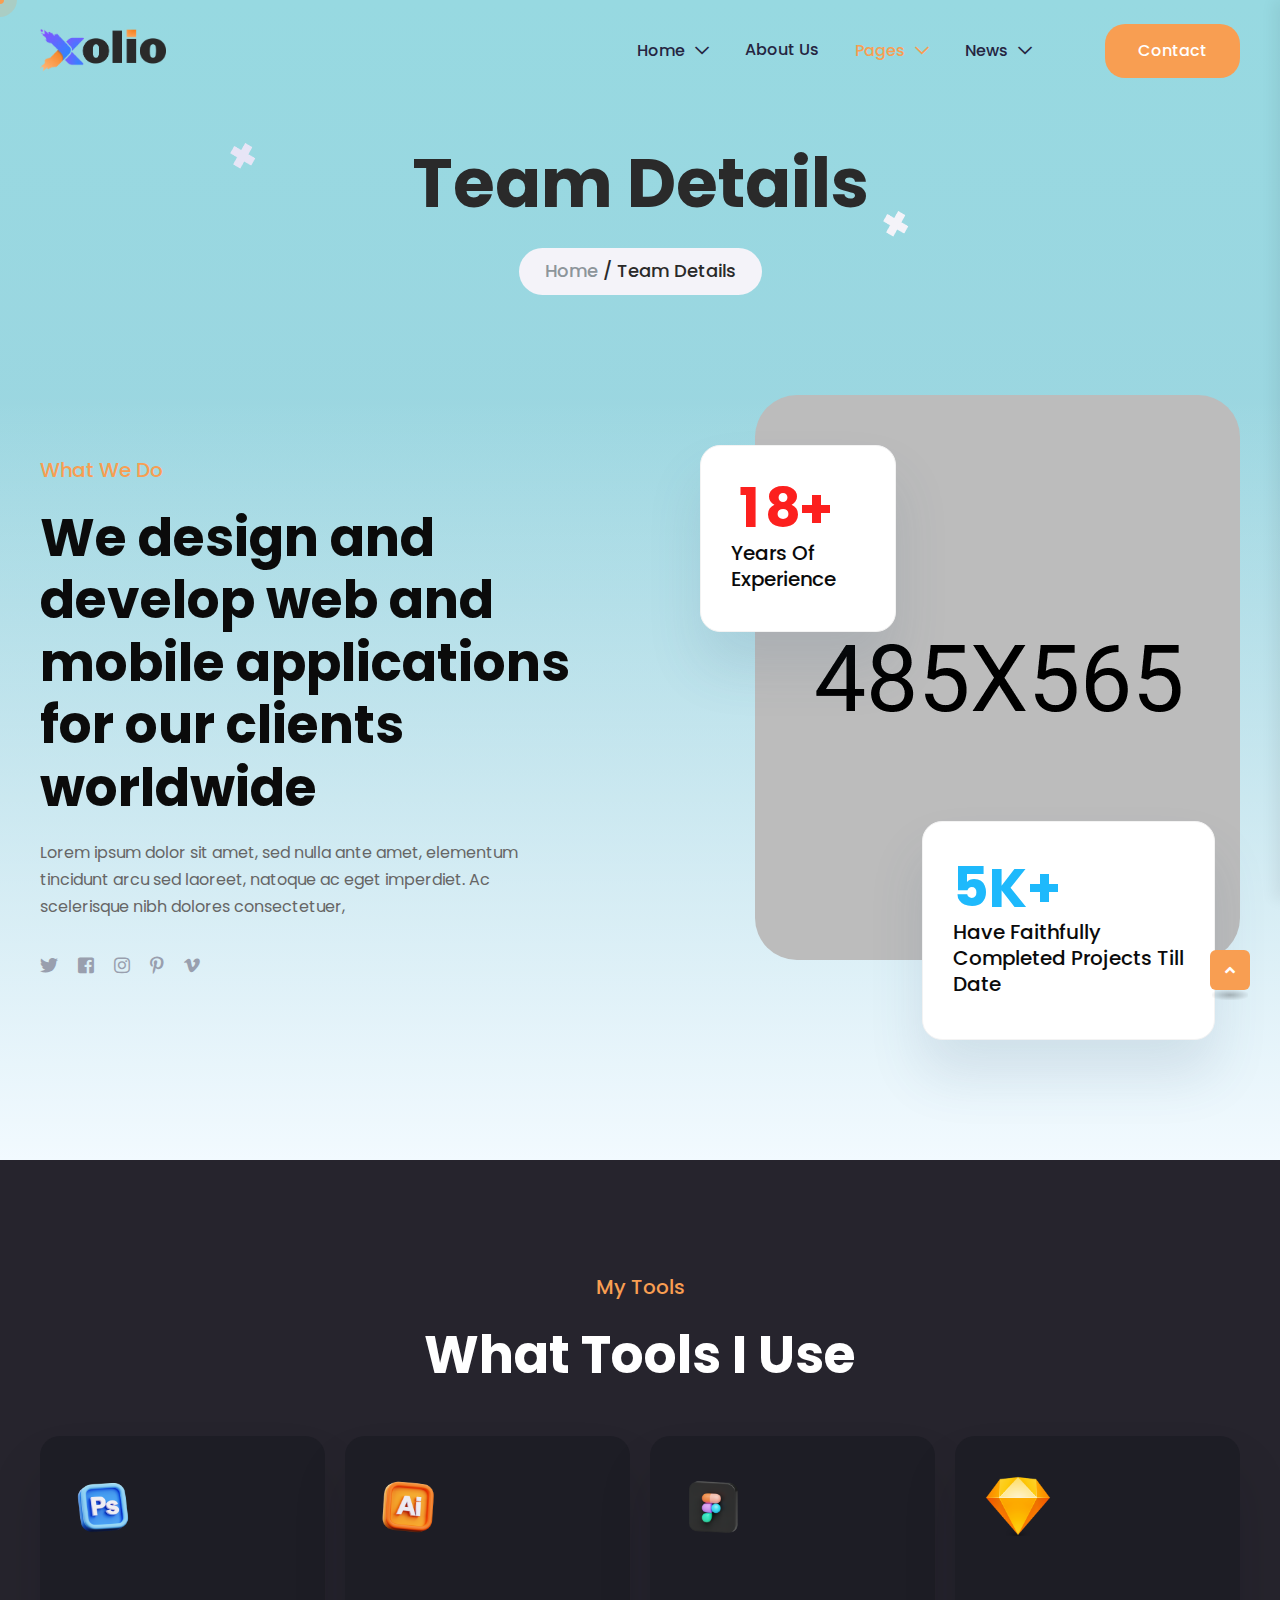
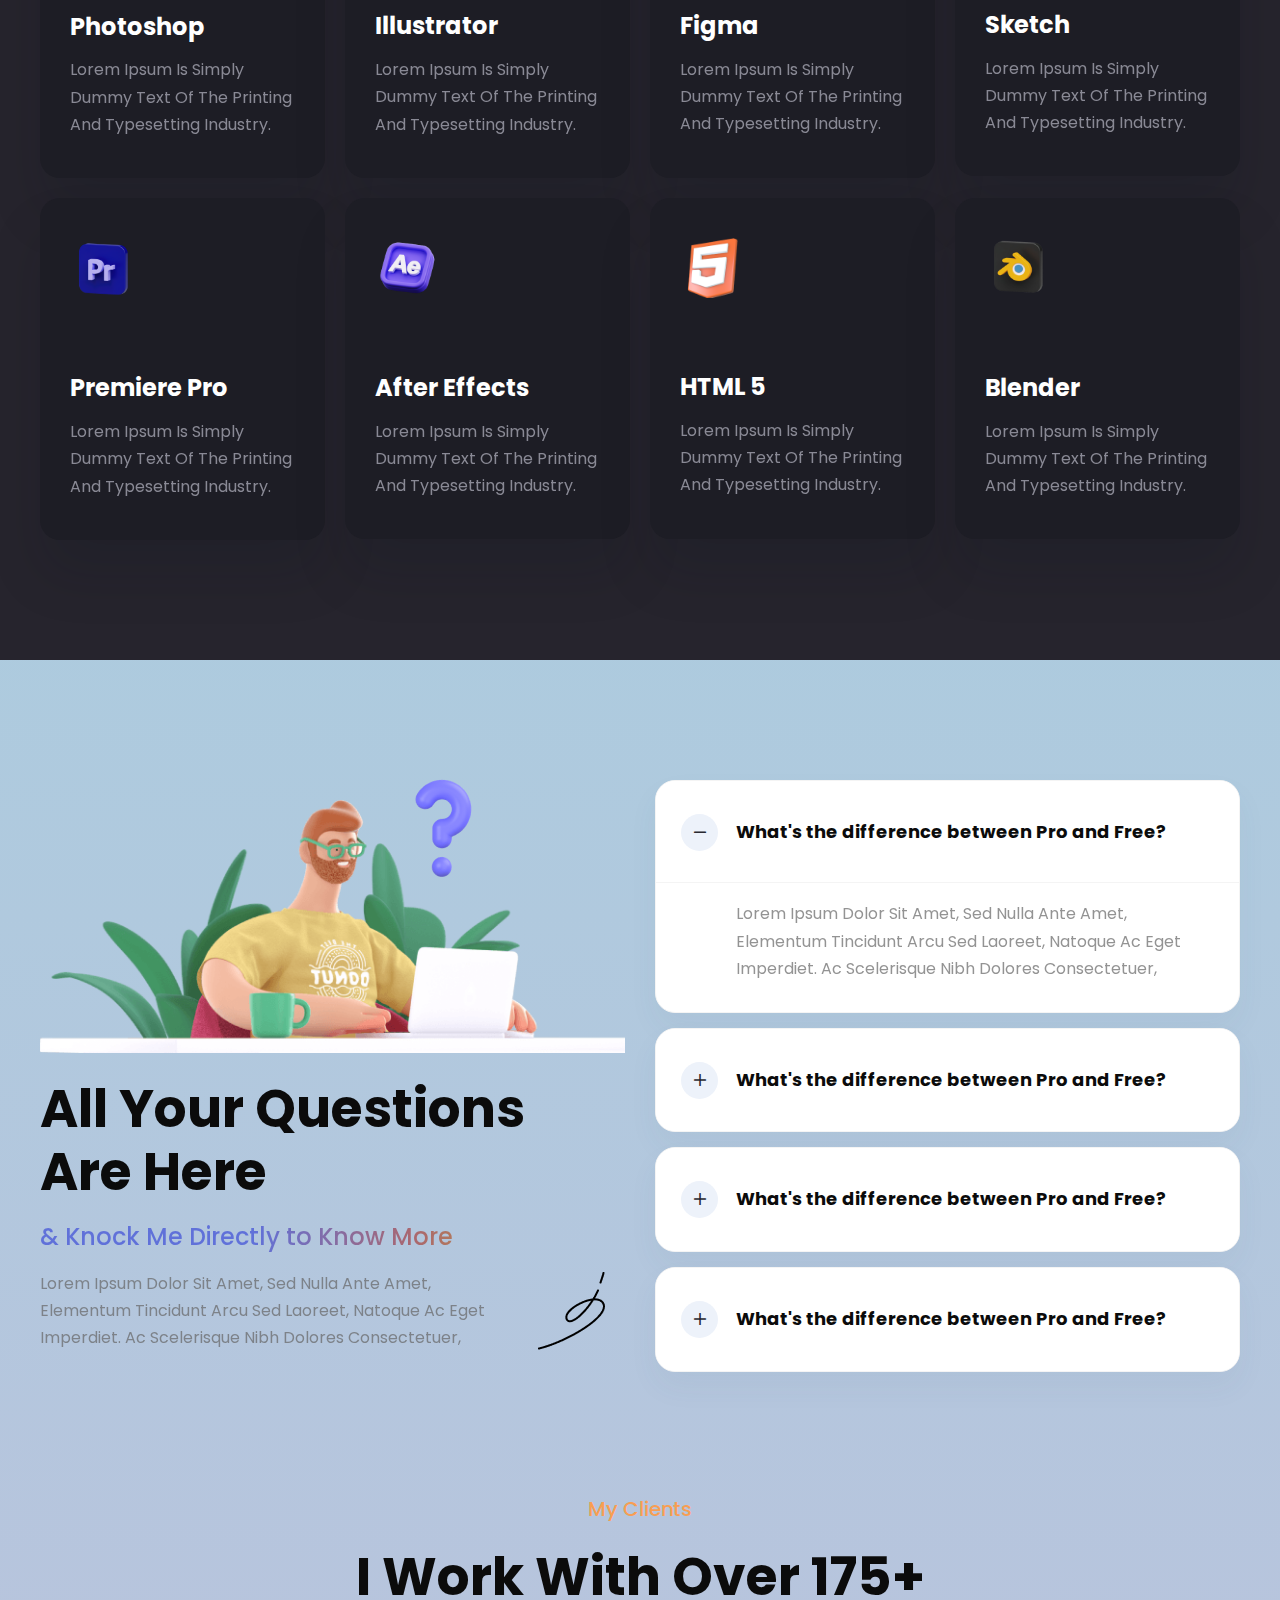
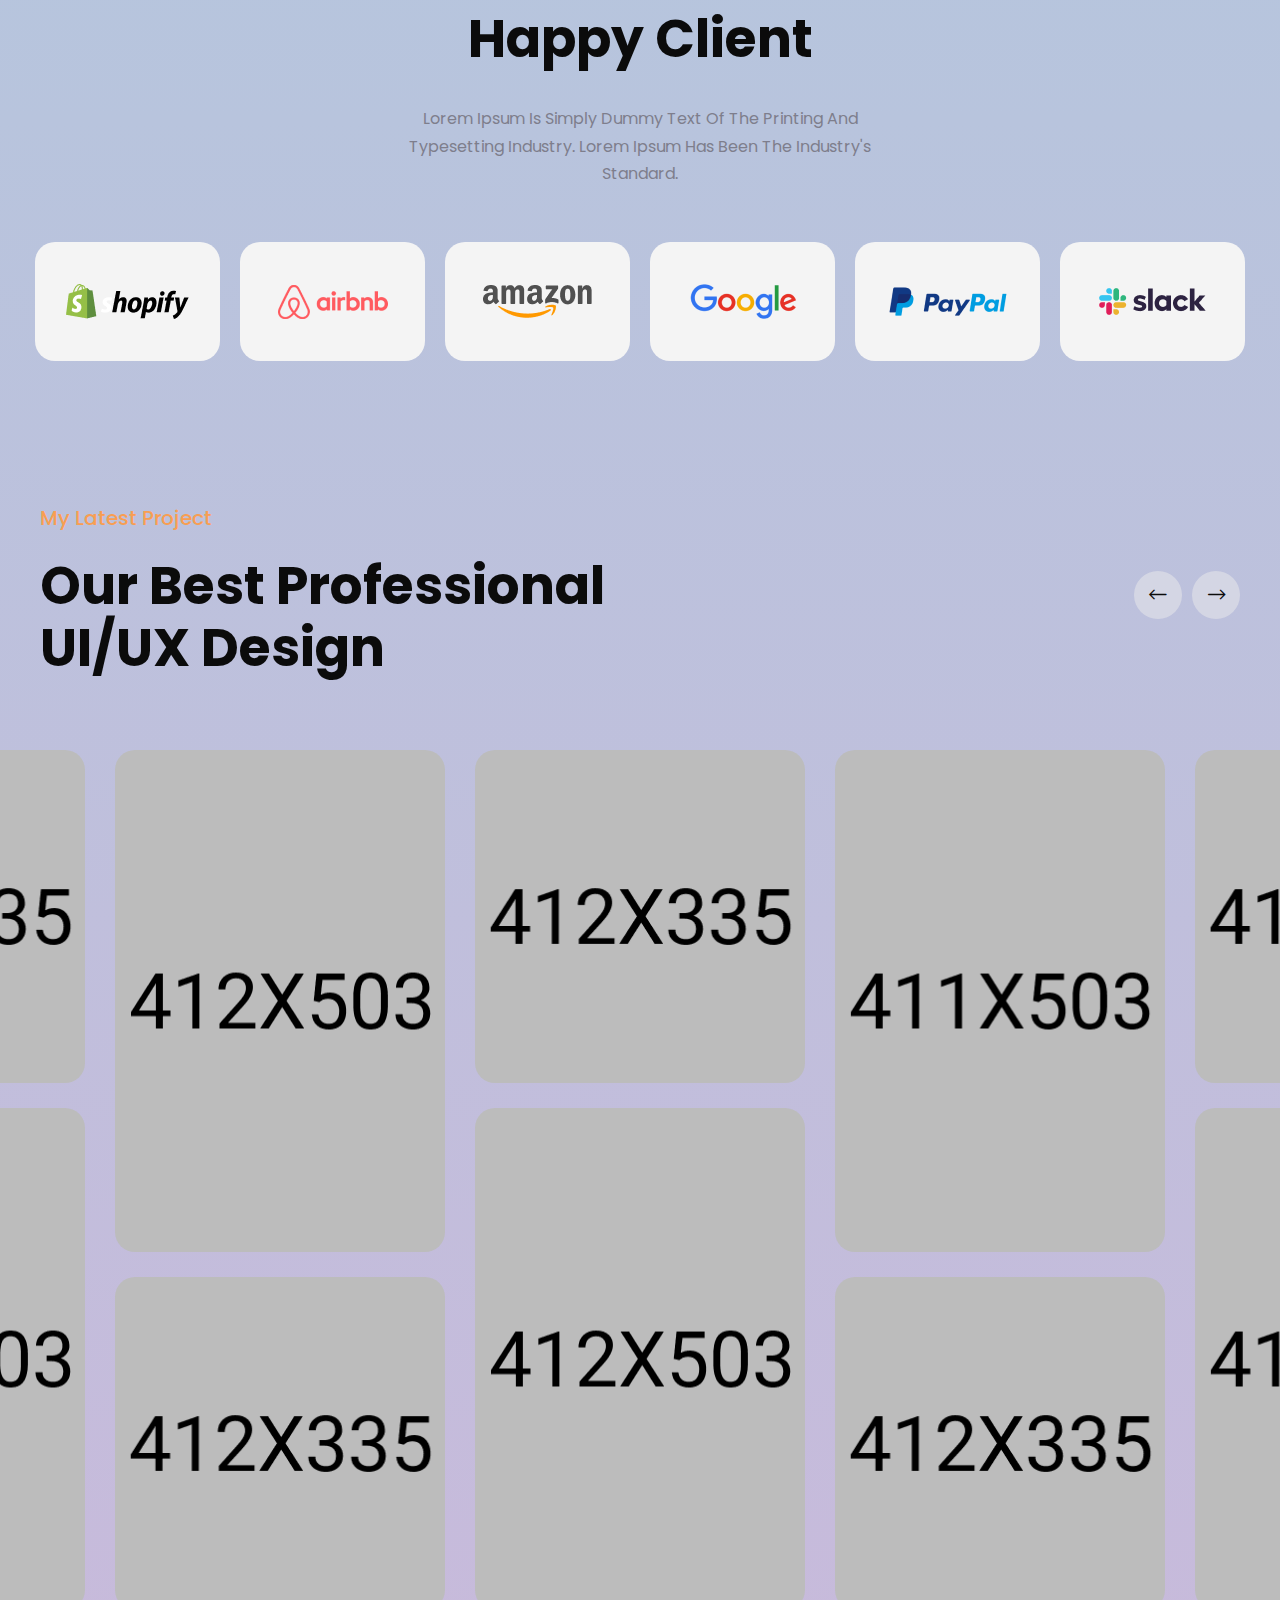
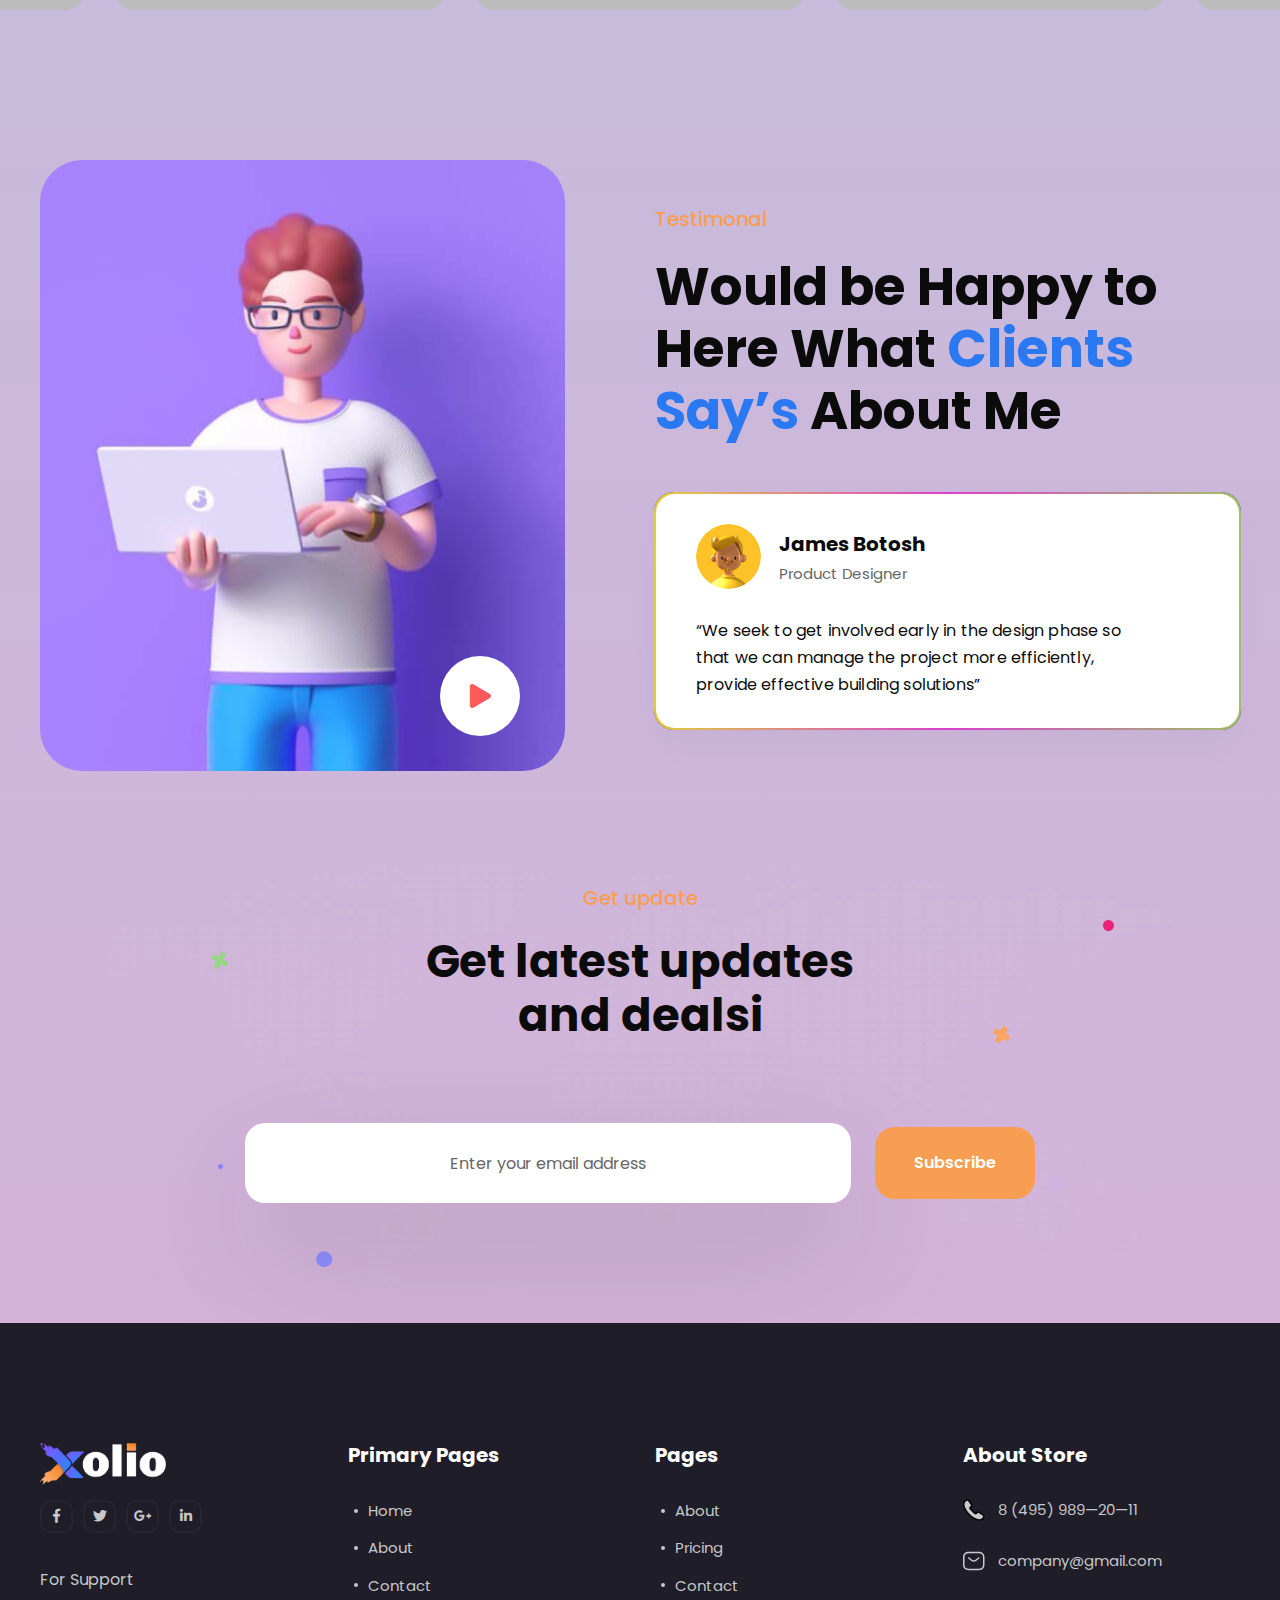
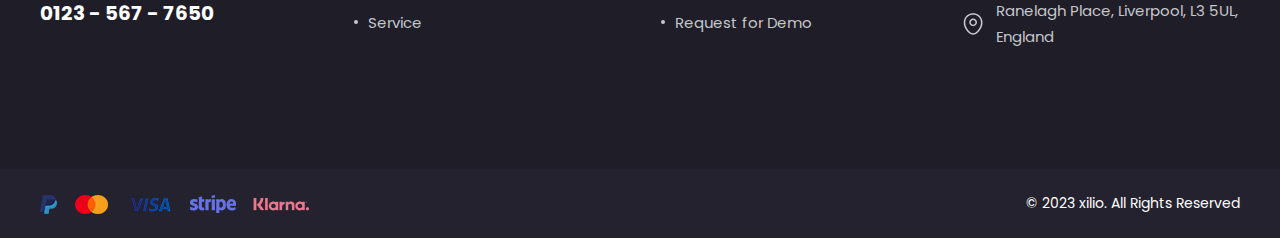
<file: team-details.html>
<!doctype html>
<html class="no-js" lang="en">
    <head>
        <meta charset="utf-8">
        <meta http-equiv="x-ua-compatible" content="ie=edge">
        <title>Xolio - Creative Agency HTML5 Template</title>
        <meta name="description" content="Xolio - Creative Agency Template">
        <meta name="viewport" content="width=device-width, initial-scale=1">

		<link rel="shortcut icon" type="image/x-icon" href="assets/img/favicon.png">
        <!-- Place favicon.ico in the root directory -->

        <!-- CSS here -->
        <link rel="stylesheet" href="assets/css/bootstrap.min.css">
        <link rel="stylesheet" href="assets/css/animate.min.css">
        <link rel="stylesheet" href="assets/css/magnific-popup.css">
        <link rel="stylesheet" href="assets/css/fontawesome-all.min.css">
        <link rel="stylesheet" href="assets/css/swiper-bundle.min.css">
        <link rel="stylesheet" href="assets/css/odometer.css">
        <link rel="stylesheet" href="assets/css/slick.css">
        <link rel="stylesheet" href="assets/css/default.css">
        <link rel="stylesheet" href="assets/css/style.css">
        <link rel="stylesheet" href="assets/css/responsive.css">
    </head>
    <body>

        <!--Preloader-->
        <div id="preloader">
            <div id="loader" class="loader">
                <div class="loader-container">
                    <div class="loader-icon"><img src="assets/img/preloader.png" alt="Xolio - Creative Agency HTML5 Template"></div>
                </div>
            </div>
        </div>
        <!--Preloader-end -->

        <!-- Custom-cursor -->
        <div class="mouseCursor cursor-outer"></div>
        <div class="mouseCursor cursor-inner"><span>Drag</span></div>
        <!-- Custom-cursor-end -->

		<!-- Scroll-top -->
        <button class="scroll-top scroll-to-target" data-target="html">
            <i class="fas fa-angle-up"></i>
        </button>
        <!-- Scroll-top-end-->

        <!-- header-area -->
        <header>
            <div id="sticky-header" class="menu-area transparent-header">
                <div class="container">
                    <div class="row">
                        <div class="col-12">
                            <div class="mobile-nav-toggler"><i class="fas fa-bars"></i></div>
                            <div class="menu-wrap">
                                <nav class="menu-nav">
                                    <div class="logo">
                                        <a href="index.html"><img src="assets/img/logo/logo.png" alt="Logo"></a>
                                    </div>
                                    <div class="navbar-wrap main-menu d-none d-lg-flex">
                                        <ul class="navigation">
                                            <li class="menu-item-has-children"><a href="#">Home</a>
                                                <ul class="sub-menu">
                                                    <li><a href="index.html">Creative Agency</a></li>
                                                    <li><a href="index-2.html">Personal Portfolio</a></li>
                                                    <li><a href="index-3.html">Digital Agency</a></li>
                                                </ul>
                                            </li>
                                            <li><a href="about-us.html">About Us</a></li>
                                            <li class="active menu-item-has-children"><a href="#">pages</a>
                                                <ul class="sub-menu">
                                                    <li><a href="about-me.html">About Me</a></li>
                                                    <li><a href="team.html">Team Page</a></li>
                                                    <li class="active"><a href="team-details.html">Team Details</a></li>
                                                    <li><a href="project-details.html">Portfolio Details</a></li>
                                                    <li><a href="services-details.html">Services Details</a></li>
                                                    <li><a href="contact.html">Contact Us</a></li>
                                                </ul>
                                            </li>
                                            <li class="menu-item-has-children"><a href="#">News</a>
                                                <ul class="sub-menu">
                                                    <li><a href="blog.html">Our Blog</a></li>
                                                    <li><a href="blog-details.html">Blog Details</a></li>
                                                </ul>
                                            </li>
                                        </ul>
                                    </div>
                                    <div class="header-action">
                                        <ul class="list-wrap">
                                            <li class="header-btn"><a href="#!" class="btn">Contact <span></span></a></li>
                                        </ul>
                                    </div>
                                </nav>
                            </div>

                            <!-- Mobile Menu  -->
                            <div class="mobile-menu">
                                <nav class="menu-box">
                                    <div class="close-btn"><i class="fas fa-times"></i></div>
                                    <div class="nav-logo">
                                        <a href="index.html"><img src="assets/img/logo/logo.png" alt="Logo"></a>
                                    </div>
                                    <div class="menu-outer">
                                        <!--Here Menu Will Come Automatically Via Javascript / Same Menu as in Header-->
                                    </div>
                                    <div class="social-links">
                                        <ul class="clearfix list-wrap">
                                            <li><a href="#"><i class="fab fa-facebook-f"></i></a></li>
                                            <li><a href="#"><i class="fab fa-twitter"></i></a></li>
                                            <li><a href="#"><i class="fab fa-instagram"></i></a></li>
                                            <li><a href="#"><i class="fab fa-linkedin-in"></i></a></li>
                                            <li><a href="#"><i class="fab fa-youtube"></i></a></li>
                                        </ul>
                                    </div>
                                </nav>
                            </div>
                            <div class="menu-backdrop"></div>
                            <!-- End Mobile Menu -->

                        </div>
                    </div>
                </div>

                <!-- header-contact -->
                <div class="header-contact-wrap">
                    <div class="container">
                        <div class="row">
                            <div class="col-lg-8">
                                <div class="left-side-content">
                                    <h3 class="title">Contact</h3>
                                    <div class="row">
                                        <div class="col-xl-4 col-lg-5 col-md-6">
                                            <div class="contact-info-list">
                                                <ul class="list-wrap">
                                                    <li>
                                                        <div class="icon">
                                                            <svg viewBox="0 0 22 20" fill="none" xmlns="http://www.w3.org/2000/svg">
                                                                <path fill-rule="evenodd" clip-rule="evenodd"
                                                                    d="M1.5 6.5C1.5 4.89295 1.95538 3.86848 2.63534 3.2371C3.32535 2.59637 4.36497 2.25 5.75 2.25H15.75C17.135 2.25 18.1746 2.59637 18.8647 3.2371C19.5446 3.86848 20 4.89295 20 6.5V13.5C20 15.107 19.5446 16.1315 18.8647 16.7629C18.1746 17.4036 17.135 17.75 15.75 17.75H5.75C4.36497 17.75 3.32535 17.4036 2.63534 16.7629C1.95538 16.1315 1.5 15.107 1.5 13.5V6.5ZM5.75 0.75C4.13503 0.75 2.67465 1.15363 1.61466 2.1379C0.544615 3.13152 0 4.60705 0 6.5V13.5C0 15.393 0.544615 16.8685 1.61466 17.8621C2.67465 18.8464 4.13503 19.25 5.75 19.25H15.75C17.365 19.25 18.8254 18.8464 19.8853 17.8621C20.9554 16.8685 21.5 15.393 21.5 13.5V6.5C21.5 4.60705 20.9554 3.13152 19.8853 2.1379C18.8254 1.15363 17.365 0.75 15.75 0.75H5.75ZM16.2181 7.58602C16.5417 7.32751 16.5945 6.85558 16.336 6.53194C16.0775 6.20829 15.6056 6.15548 15.2819 6.41398L12.1529 8.91324L12.1525 8.91352C11.3961 9.51536 10.0946 9.51549 9.33799 8.91393L6.21898 6.41471C5.89574 6.1557 5.42373 6.20778 5.16471 6.53102C4.9057 6.85426 4.95778 7.32627 5.28102 7.58529L8.40101 10.0853L8.40286 10.0868C9.70626 11.1244 11.7837 11.1244 13.0871 10.0868L13.0881 10.086L16.2181 7.58602Z" />
                                                            </svg>
                                                        </div>
                                                        <div class="content">
                                                            <a href="mailto:company@gmail.com">company@gmail.com</a>
                                                        </div>
                                                    </li>
                                                    <li>
                                                        <div class="icon">
                                                            <svg viewBox="0 0 20 22" fill="none" xmlns="http://www.w3.org/2000/svg">
                                                                <path fill-rule="evenodd" clip-rule="evenodd"
                                                                    d="M2.48199 7.65591C3.37522 3.73032 6.71708 1.74769 10.1338 1.75C13.5508 1.75231 16.8905 3.73971 17.7791 7.66556L17.7791 7.6656C18.8362 12.3354 15.943 16.3756 13.2111 18.999L13.2097 19.0004C11.4913 20.659 8.77127 20.661 7.04076 18.9997C4.31866 16.3762 1.42493 12.3261 2.48199 7.65591ZM10.1348 0.250002C14.1154 0.252693 18.1706 2.60029 19.2421 7.33441C20.4848 12.8239 17.0589 17.3834 14.251 20.08C11.9497 22.3008 8.31046 22.2989 6.00106 20.0809L6.00012 20.08C3.20236 17.3836 -0.22362 12.8139 1.01908 7.32441L1.01926 7.32364C2.09618 2.58953 6.1542 0.247312 10.1348 0.250002ZM7.76166 9.30994C7.76166 8.00103 8.82274 6.93994 10.1317 6.93994C11.4406 6.93994 12.5017 8.00103 12.5017 9.30994C12.5017 10.6189 11.4406 11.6799 10.1317 11.6799C8.82274 11.6799 7.76166 10.6189 7.76166 9.30994ZM10.1317 5.43994C7.99432 5.43994 6.26166 7.1726 6.26166 9.30994C6.26166 11.4473 7.99432 13.1799 10.1317 13.1799C12.269 13.1799 14.0017 11.4473 14.0017 9.30994C14.0017 7.1726 12.269 5.43994 10.1317 5.43994Z" />
                                                            </svg>
                                                        </div>
                                                        <div class="content">
                                                            <span>Ranelagh Place, Liverpool, L3 5UL, England</span>
                                                        </div>
                                                    </li>
                                                    <li>
                                                        <div class="icon">
                                                            <svg viewBox="0 0 22 22" fill="none" xmlns="http://www.w3.org/2000/svg">
                                                                <path fill-rule="evenodd" clip-rule="evenodd"
                                                                    d="M1.5 11C1.5 5.89421 5.64421 1.75 10.75 1.75C15.8558 1.75 20 5.89421 20 11C20 16.1058 15.8558 20.25 10.75 20.25C5.64421 20.25 1.5 16.1058 1.5 11ZM10.75 0.25C4.81579 0.25 0 5.06579 0 11C0 16.9342 4.81579 21.75 10.75 21.75C16.6842 21.75 21.5 16.9342 21.5 11C21.5 5.06579 16.6842 0.25 10.75 0.25ZM11.1289 6.50977C11.1289 6.09555 10.7931 5.75977 10.3789 5.75977C9.96469 5.75977 9.62891 6.09555 9.62891 6.50977V10.6098C9.62891 11.0862 9.79027 11.5637 10.0149 11.9576C10.2393 12.3511 10.5673 12.7322 10.9755 12.9744L10.9766 12.975L14.0746 14.8238C14.4303 15.0361 14.8907 14.9198 15.1029 14.5641C15.3152 14.2084 15.1989 13.748 14.8432 13.5357L11.7433 11.6857L11.7413 11.6845C11.6099 11.6067 11.4483 11.4431 11.3179 11.2145C11.1875 10.9859 11.1289 10.7633 11.1289 10.6098V6.50977Z" />
                                                            </svg>
                                                        </div>
                                                        <div class="content">
                                                            <span>7 Days a week <br> from 10-00 am to 6-00 pm</span>
                                                        </div>
                                                    </li>
                                                </ul>
                                                <div class="lats-chat">
                                                    <a href="contact.html">Lat’s Chat</a>
                                                </div>
                                            </div>
                                        </div>
                                        <div class="col-xl-8 col-lg-7 col-md-6">
                                            <div class="our-best-project">
                                                <div class="content">
                                                    <h4 class="title">One of Our <span>Best Ongoing</span> Projects</h4>
                                                    <a href="project-details.html" class="btn">Details <span></span></a>
                                                </div>
                                                <div class="thumb">
                                                    <img src="assets/img/images/our_project_img.png" alt="">
                                                </div>
                                            </div>
                                        </div>
                                    </div>
                                </div>
                            </div>
                            <div class="col-lg-4">
                                <div class="customer-support-wrap">
                                    <h4 class="title">Customer Support</h4>
                                    <div class="customer-support-content">
                                        <div class="content-top">
                                            <img src="assets/img/images/support_img.png" alt="">
                                            <h4 class="title">Need Help Choosing a Plan?</h4>
                                        </div>
                                        <p>We offer solutions for businesses of all sizes. For questions about our plans and products,,
                                            contact our team of experts. <a href="contact.html">Get in touch</a></p>
                                    </div>
                                    <div class="content-bottom">
                                        <a href="contact.html">Support</a>
                                        <a href="contact.html">Documentation</a>
                                    </div>
                                </div>
                            </div>
                        </div>
                    </div>
                </div>
                <div class="body-contact-overlay"></div>
                <!-- header-contact-end -->
            </div>
        </header>
        <!-- header-area-end -->



        <!-- main-area -->
        <main>

            <!-- breadcrumb-area -->
            <section class="breadcrumb-area about-me-breadcrumb pt-175 pb-110">
                <div class="container">
                    <div class="row">
                        <div class="col-12">
                            <div class="breadcrumb-content">
                                <h2 class="title">Team Details</h2>
                                <nav aria-label="breadcrumb">
                                    <ol class="breadcrumb">
                                        <li class="breadcrumb-item"><a href="index.html">Home</a></li>
                                        <li class="breadcrumb-item active" aria-current="page">Team Details</li>
                                    </ol>
                                </nav>
                            </div>
                        </div>
                    </div>
                </div>
                <div class="breadcrumb-shape-wrap">
                    <img src="assets/img/images/breadcrumb_shape01.png" alt="">
                    <img src="assets/img/images/breadcrumb_shape02.png" alt="">
                </div>
            </section>
            <!-- breadcrumb-area-end -->

            <!-- developr-area -->
            <section class="developr-area-two pb-120">
                <div class="container">
                    <div class="row align-items-center justify-content-center">
                        <div class="col-lg-6 col-md-9 order-0 order-lg-2">
                            <div class="developr-img">
                                <img src="assets/img/images/developer_img.png" alt="">
                                <div class="work-experience-wrap">
                                    <h2 class="count"><span class="odometer" data-count="18"></span>+</h2>
                                    <p>Years Of Experience</p>
                                </div>
                                <div class="project-completed-wrap">
                                    <h2 class="count"><span class="odometer" data-count="5"></span>K+</h2>
                                    <p>Have Faithfully Completed Projects Till Date</p>
                                </div>
                            </div>
                        </div>
                        <div class="col-lg-6">
                            <div class="developr-content-two">
                                <div class="section-title title-style-two mb-20">
                                    <span class="sub-title">What We Do</span>
                                    <h2 class="title">We design and develop web and mobile applications for our clients worldwide</h2>
                                </div>
                                <p>Lorem ipsum dolor sit amet, sed nulla ante amet, elementum tincidunt arcu sed laoreet, natoque ac eget imperdiet. Ac scelerisque nibh dolores consectetuer,</p>
                                <div class="developr-social">
                                    <ul class="list-wrap">
                                        <li><a href="#"><i class="fab fa-twitter"></i></a></li>
                                        <li><a href="#"><i class="fab fa-facebook-square"></i></a></li>
                                        <li><a href="#"><i class="fab fa-instagram"></i></a></li>
                                        <li><a href="#"><i class="fab fa-pinterest-p"></i></a></li>
                                        <li><a href="#"><i class="fab fa-vimeo-v"></i></a></li>
                                    </ul>
                                </div>
                            </div>
                        </div>
                    </div>
                </div>
            </section>
            <!-- developr-area-end -->

            <!-- tools-area -->
            <section class="tools-area">
                <div class="container">
                    <div class="row justify-content-center">
                        <div class="col-lg-6">
                            <div class="section-title title-style-two white-title text-center mb-50">
                                <span class="sub-title">My Tools</span>
                                <h2 class="title">What Tools I Use</h2>
                            </div>
                        </div>
                    </div>
                    <div class="tools-item-wrap">
                        <div class="row justify-content-center">
                            <div class="col-xl-3 col-lg-4 col-md-6 col-sm-8">
                                <div class="tools-item">
                                    <div class="tools-icon">
                                        <img src="assets/img/icon/tools_icon01.png" alt="">
                                    </div>
                                    <div class="tools-content">
                                        <h3 class="title">Photoshop</h3>
                                        <p>Lorem Ipsum is simply dummy text of the printing and typesetting industry.</p>
                                    </div>
                                </div>
                            </div>
                            <div class="col-xl-3 col-lg-4 col-md-6 col-sm-8">
                                <div class="tools-item">
                                    <div class="tools-icon">
                                        <img src="assets/img/icon/tools_icon02.png" alt="">
                                    </div>
                                    <div class="tools-content">
                                        <h3 class="title">Illustrator</h3>
                                        <p>Lorem Ipsum is simply dummy text of the printing and typesetting industry.</p>
                                    </div>
                                </div>
                            </div>
                            <div class="col-xl-3 col-lg-4 col-md-6 col-sm-8">
                                <div class="tools-item">
                                    <div class="tools-icon">
                                        <img src="assets/img/icon/tools_icon03.png" alt="">
                                    </div>
                                    <div class="tools-content">
                                        <h3 class="title">Figma</h3>
                                        <p>Lorem Ipsum is simply dummy text of the printing and typesetting industry.</p>
                                    </div>
                                </div>
                            </div>
                            <div class="col-xl-3 col-lg-4 col-md-6 col-sm-8">
                                <div class="tools-item">
                                    <div class="tools-icon">
                                        <img src="assets/img/icon/tools_icon04.png" alt="">
                                    </div>
                                    <div class="tools-content">
                                        <h3 class="title">Sketch</h3>
                                        <p>Lorem Ipsum is simply dummy text of the printing and typesetting industry.</p>
                                    </div>
                                </div>
                            </div>
                            <div class="col-xl-3 col-lg-4 col-md-6 col-sm-8">
                                <div class="tools-item">
                                    <div class="tools-icon">
                                        <img src="assets/img/icon/tools_icon05.png" alt="">
                                    </div>
                                    <div class="tools-content">
                                        <h3 class="title">Premiere Pro</h3>
                                        <p>Lorem Ipsum is simply dummy text of the printing and typesetting industry.</p>
                                    </div>
                                </div>
                            </div>
                            <div class="col-xl-3 col-lg-4 col-md-6 col-sm-8">
                                <div class="tools-item">
                                    <div class="tools-icon">
                                        <img src="assets/img/icon/tools_icon06.png" alt="">
                                    </div>
                                    <div class="tools-content">
                                        <h3 class="title">After Effects</h3>
                                        <p>Lorem Ipsum is simply dummy text of the printing and typesetting industry.</p>
                                    </div>
                                </div>
                            </div>
                            <div class="col-xl-3 col-lg-4 col-md-6 col-sm-8">
                                <div class="tools-item">
                                    <div class="tools-icon">
                                        <img src="assets/img/icon/tools_icon07.png" alt="">
                                    </div>
                                    <div class="tools-content">
                                        <h3 class="title">HTML 5</h3>
                                        <p>Lorem Ipsum is simply dummy text of the printing and typesetting industry.</p>
                                    </div>
                                </div>
                            </div>
                            <div class="col-xl-3 col-lg-4 col-md-6 col-sm-8">
                                <div class="tools-item">
                                    <div class="tools-icon">
                                        <img src="assets/img/icon/tools_icon08.png" alt="">
                                    </div>
                                    <div class="tools-content">
                                        <h3 class="title">Blender</h3>
                                        <p>Lorem Ipsum is simply dummy text of the printing and typesetting industry.</p>
                                    </div>
                                </div>
                            </div>
                        </div>
                    </div>
                </div>
            </section>
            <!-- tools-area-end -->

            <!-- faq-area -->
            <section class="faq-area pt-120">
                <div class="container">
                    <div class="row align-items-center">
                        <div class="col-lg-6">
                            <div class="faq-img">
                                <img src="assets/img/images/faq_img.png" alt="">
                                <img src="assets/img/images/faq_img02.png" alt="">
                            </div>
                            <div class="faq-content">
                                <div class="section-title title-style-two mb-20">
                                    <h2 class="title">All Your Questions <br> Are Here</h2>
                                </div>
                                <h3 class="title-two">& Knock Me Directly to Know More</h3>
                                <p>Lorem ipsum dolor sit amet, sed nulla ante amet, elementum tincidunt arcu sed laoreet, natoque ac eget imperdiet. Ac scelerisque nibh dolores consectetuer,</p>
                            </div>
                        </div>
                        <div class="col-lg-6">
                            <div class="accordion faq-wrap" id="accordionExample">
                                <div class="accordion-item">
                                    <h2 class="accordion-header" id="headingOne">
                                        <button class="accordion-button" type="button" data-bs-toggle="collapse" data-bs-target="#collapseOne"
                                            aria-expanded="true" aria-controls="collapseOne">
                                            What's the difference between Pro and Free?
                                        </button>
                                    </h2>
                                    <div id="collapseOne" class="accordion-collapse collapse show" aria-labelledby="headingOne"
                                        data-bs-parent="#accordionExample">
                                        <div class="accordion-body">
                                            <p>Lorem ipsum dolor sit amet, sed nulla ante amet, elementum tincidunt arcu sed laoreet, natoque ac eget imperdiet. Ac scelerisque nibh dolores consectetuer,</p>
                                        </div>
                                    </div>
                                </div>
                                <div class="accordion-item">
                                    <h2 class="accordion-header" id="headingTwo">
                                        <button class="accordion-button collapsed" type="button" data-bs-toggle="collapse"
                                            data-bs-target="#collapseTwo" aria-expanded="false" aria-controls="collapseTwo">
                                            What's the difference between Pro and Free?
                                        </button>
                                    </h2>
                                    <div id="collapseTwo" class="accordion-collapse collapse" aria-labelledby="headingTwo"
                                        data-bs-parent="#accordionExample">
                                        <div class="accordion-body">
                                            <p>Lorem ipsum dolor sit amet, sed nulla ante amet, elementum tincidunt arcu sed laoreet, natoque ac eget imperdiet. Ac scelerisque nibh dolores consectetuer,</p>
                                        </div>
                                    </div>
                                </div>
                                <div class="accordion-item">
                                    <h2 class="accordion-header" id="headingThree">
                                        <button class="accordion-button collapsed" type="button" data-bs-toggle="collapse"
                                            data-bs-target="#collapseThree" aria-expanded="false" aria-controls="collapseThree">
                                            What's the difference between Pro and Free?
                                        </button>
                                    </h2>
                                    <div id="collapseThree" class="accordion-collapse collapse" aria-labelledby="headingThree"
                                        data-bs-parent="#accordionExample">
                                        <div class="accordion-body">
                                            <p>Lorem ipsum dolor sit amet, sed nulla ante amet, elementum tincidunt arcu sed laoreet, natoque ac eget imperdiet. Ac scelerisque nibh dolores consectetuer,</p>
                                        </div>
                                    </div>
                                </div>
                                <div class="accordion-item">
                                    <h2 class="accordion-header" id="headingFour">
                                        <button class="accordion-button collapsed" type="button" data-bs-toggle="collapse"
                                            data-bs-target="#collapseFour" aria-expanded="false" aria-controls="collapseFour">
                                            What's the difference between Pro and Free?
                                        </button>
                                    </h2>
                                    <div id="collapseFour" class="accordion-collapse collapse" aria-labelledby="headingFour"
                                        data-bs-parent="#accordionExample">
                                        <div class="accordion-body">
                                            <p>Lorem ipsum dolor sit amet, sed nulla ante amet, elementum tincidunt arcu sed laoreet, natoque ac eget imperdiet. Ac scelerisque nibh dolores consectetuer,</p>
                                        </div>
                                    </div>
                                </div>
                            </div>
                        </div>
                    </div>
                </div>
                <div class="faq-shape-wrap">
                    <img src="assets/img/images/faq_shape.png" alt="">
                </div>
            </section>
            <!-- faq-area-end -->

            <!-- client-area -->
            <section class="client-area pt-120">
                <div class="container">
                    <div class="row justify-content-center">
                        <div class="col-xl-6 col-lg-8">
                            <div class="section-title title-style-two text-center mb-55">
                                <span class="sub-title">My Clients</span>
                                <h2 class="title">I Work With Over 175+ Happy Client</h2>
                                <p>Lorem Ipsum is simply dummy text of the printing and typesetting industry. Lorem Ipsum has been the industry's standard.</p>
                            </div>
                        </div>
                    </div>
                    <div class="row brand-active">
                        <div class="col-12">
                            <div class="brand-item">
                                <img src="assets/img/brand/h3_brand_img01.png" alt="">
                            </div>
                        </div>
                        <div class="col-12">
                            <div class="brand-item">
                                <img src="assets/img/brand/h3_brand_img02.png" alt="">
                            </div>
                        </div>
                        <div class="col-12">
                            <div class="brand-item">
                                <img src="assets/img/brand/h3_brand_img03.png" alt="">
                            </div>
                        </div>
                        <div class="col-12">
                            <div class="brand-item">
                                <img src="assets/img/brand/h3_brand_img04.png" alt="">
                            </div>
                        </div>
                        <div class="col-12">
                            <div class="brand-item">
                                <img src="assets/img/brand/h3_brand_img05.png" alt="">
                            </div>
                        </div>
                        <div class="col-12">
                            <div class="brand-item">
                                <img src="assets/img/brand/h3_brand_img06.png" alt="">
                            </div>
                        </div>
                    </div>
                </div>
            </section>
            <!-- client-area-end -->

            <!-- project-area -->
            <section class="inner-projcet-area-two pt-140 pb-125">
                <div class="container">
                    <div class="row align-items-center">
                        <div class="col-md-8">
                            <div class="section-title title-style-two mb-70">
                                <span class="sub-title">My Latest Project</span>
                                <h2 class="title">Our Best Professional <br> UI/UX Design</h2>
                            </div>
                        </div>
                        <div class="col-md-4">
                            <div class="inner-project-nav"></div>
                        </div>
                    </div>
                </div>
                <div class="container-fulid p-0">
                    <div class="inner-projcet-wrap-two">
                        <div class="row g-0 inner-project-active">
                            <div class="col-lg-4">
                                <div class="inner-project-item horizoital-item">
                                    <div class="inner-project-thumb">
                                        <a href="project-details.html"><img src="assets/img/project/inner_two_project01.jpg" alt=""></a>
                                    </div>
                                    <div class="inner-project-content">
                                        <h3 class="title"><a href="project-details.html">Motion Design</a></h3>
                                        <p>Lorem Ipsum is simply</p>
                                    </div>
                                </div>
                                <div class="inner-project-item vertical-item">
                                    <div class="inner-project-thumb">
                                        <a href="project-details.html"><img src="assets/img/project/inner_two_project02.jpg" alt=""></a>
                                    </div>
                                    <div class="inner-project-content">
                                        <h3 class="title"><a href="project-details.html">Motion Design</a></h3>
                                        <p>Lorem Ipsum is simply</p>
                                    </div>
                                </div>
                            </div>
                            <div class="col-lg-4">
                                <div class="inner-project-item horizoital-item">
                                    <div class="inner-project-thumb">
                                        <a href="project-details.html"><img src="assets/img/project/inner_two_project04.jpg" alt=""></a>
                                    </div>
                                    <div class="inner-project-content">
                                        <h3 class="title"><a href="project-details.html">Motion Design</a></h3>
                                        <p>Lorem Ipsum is simply</p>
                                    </div>
                                </div>
                                <div class="inner-project-item vertical-item">
                                    <div class="inner-project-thumb">
                                        <a href="project-details.html"><img src="assets/img/project/inner_two_project03.jpg" alt=""></a>
                                    </div>
                                    <div class="inner-project-content">
                                        <h3 class="title"><a href="project-details.html">Motion Design</a></h3>
                                        <p>Lorem Ipsum is simply</p>
                                    </div>
                                </div>
                            </div>
                            <div class="col-lg-4">
                                <div class="inner-project-item horizoital-item">
                                    <div class="inner-project-thumb">
                                        <a href="project-details.html"><img src="assets/img/project/inner_two_project05.jpg" alt=""></a>
                                    </div>
                                    <div class="inner-project-content">
                                        <h3 class="title"><a href="project-details.html">Motion Design</a></h3>
                                        <p>Lorem Ipsum is simply</p>
                                    </div>
                                </div>
                                <div class="inner-project-item vertical-item">
                                    <div class="inner-project-thumb">
                                        <a href="project-details.html"><img src="assets/img/project/inner_two_project06.jpg" alt=""></a>
                                    </div>
                                    <div class="inner-project-content">
                                        <h3 class="title"><a href="project-details.html">Motion Design</a></h3>
                                        <p>Lorem Ipsum is simply</p>
                                    </div>
                                </div>
                            </div>
                            <div class="col-lg-4">
                                <div class="inner-project-item horizoital-item">
                                    <div class="inner-project-thumb">
                                        <a href="project-details.html"><img src="assets/img/project/inner_two_project08.jpg" alt=""></a>
                                    </div>
                                    <div class="inner-project-content">
                                        <h3 class="title"><a href="project-details.html">Motion Design</a></h3>
                                        <p>Lorem Ipsum is simply</p>
                                    </div>
                                </div>
                                <div class="inner-project-item vertical-item">
                                    <div class="inner-project-thumb">
                                        <a href="project-details.html"><img src="assets/img/project/inner_two_project07.jpg" alt=""></a>
                                    </div>
                                    <div class="inner-project-content">
                                        <h3 class="title"><a href="project-details.html">Motion Design</a></h3>
                                        <p>Lorem Ipsum is simply</p>
                                    </div>
                                </div>
                            </div>
                            <div class="col-lg-4">
                                <div class="inner-project-item horizoital-item">
                                    <div class="inner-project-thumb">
                                        <a href="project-details.html"><img src="assets/img/project/inner_two_project09.jpg" alt=""></a>
                                    </div>
                                    <div class="inner-project-content">
                                        <h3 class="title"><a href="project-details.html">Motion Design</a></h3>
                                        <p>Lorem Ipsum is simply</p>
                                    </div>
                                </div>
                                <div class="inner-project-item vertical-item">
                                    <div class="inner-project-thumb">
                                        <a href="project-details.html"><img src="assets/img/project/inner_two_project10.jpg" alt=""></a>
                                    </div>
                                    <div class="inner-project-content">
                                        <h3 class="title"><a href="project-details.html">Motion Design</a></h3>
                                        <p>Lorem Ipsum is simply</p>
                                    </div>
                                </div>
                            </div>
                            <div class="col-lg-4">
                                <div class="inner-project-item horizoital-item">
                                    <div class="inner-project-thumb">
                                        <a href="project-details.html"><img src="assets/img/project/inner_two_project08.jpg" alt=""></a>
                                    </div>
                                    <div class="inner-project-content">
                                        <h3 class="title"><a href="project-details.html">Motion Design</a></h3>
                                        <p>Lorem Ipsum is simply</p>
                                    </div>
                                </div>
                                <div class="inner-project-item vertical-item">
                                    <div class="inner-project-thumb">
                                        <a href="project-details.html"><img src="assets/img/project/inner_two_project07.jpg" alt=""></a>
                                    </div>
                                    <div class="inner-project-content">
                                        <h3 class="title"><a href="project-details.html">Motion Design</a></h3>
                                        <p>Lorem Ipsum is simply</p>
                                    </div>
                                </div>
                            </div>
                        </div>
                    </div>
                </div>
            </section>
            <!-- project-area-end -->

            <!-- testimonial-area -->
            <section class="testimonial-area-six">
                <div class="container">
                    <div class="row align-items-center justify-content-center">
                        <div class="col-lg-6 col-md-9">
                            <div class="testimonial-img">
                                <img src="assets/img/images/testimonial_img.jpg" alt="">
                                <a href="https://www.youtube.com/watch?v=bixR-KIJKYM" class="play-btn popup-video"><i class="fas fa-play"></i></a>
                            </div>
                        </div>
                        <div class="col-lg-6">
                            <div class="testimonial-content">
                                <div class="section-title title-style-two mb-50">
                                    <span class="sub-title">Testimonal</span>
                                    <h2 class="title">Would be Happy to Here What <span>Clients</span> <span>Say’s</span> About Me</h2>
                                </div>
                                <div class="testimonial-item-five">
                                    <div class="testimonial-info">
                                        <div class="thumb">
                                            <img src="assets/img/images/testimonial_avatar01.png" alt="">
                                        </div>
                                        <div class="content">
                                            <h2 class="title">James Botosh</h2>
                                            <p>Product Designer</p>
                                        </div>
                                    </div>
                                    <div class="testimonial-content-five">
                                        <p>“We seek to get involved early in the design phase so that we can manage the project more efficiently, provide effective building solutions”</p>
                                    </div>
                                </div>
                            </div>
                        </div>
                    </div>
                </div>
            </section>
            <!-- testimonial-area-end -->

            <!-- newsletter-area -->
            <section class="newsletter-area pt-110 pb-120">
                <div class="container">
                    <div class="row justify-content-center">
                        <div class="col-lg-6">
                            <div class="section-title text-center mb-80">
                                <span class="sub-title">Get update</span>
                                <h2 class="title">Get latest updates <br> and dealsi</h2>
                            </div>
                        </div>
                    </div>
                    <div class="row justify-content-center">
                        <div class="col-lg-8">
                            <div class="newsletter-form">
                                <form action="#">
                                    <input type="email" placeholder="Enter your email address">
                                    <button type="submit" class="btn">Subscribe <span></span></button>
                                </form>
                            </div>
                        </div>
                    </div>
                </div>
                <div class="newsletter-shape-wrap">
                    <img src="assets/img/images/newsletter_bg_shape.png" alt="" class="bg-shape">
                    <img src="assets/img/images/newsletter_shape01.png" alt="" class="shape-one">
                    <img src="assets/img/images/newsletter_shape02.png" alt="" class="shape-two">
                    <img src="assets/img/images/newsletter_shape03.png" alt="" class="shape-three">
                    <img src="assets/img/images/newsletter_shape04.png" alt="" class="shape-four">
                    <img src="assets/img/images/newsletter_shape05.png" alt="" class="shape-five">
                    <img src="assets/img/images/newsletter_shape06.png" alt="" class="shape-six">
                </div>
            </section>
            <!-- newsletter-area-end -->


        </main>
        <!-- main-area-end -->

        <!-- footer-area -->
        <footer>
            <div class="footer-area">
                <div class="footer-top">
                    <div class="container">
                        <div class="row">
                            <div class="col-lg-3 col-sm-6">
                                <div class="footer-widget">
                                    <div class="logo">
                                        <a href="index.html"><img src="assets/img/logo/w_logo.png" alt=""></a>
                                    </div>
                                    <div class="footer-social">
                                        <ul class="list-wrap">
                                            <li><a href="#"><i class="fab fa-facebook-f"></i></a></li>
                                            <li class="active"><a href="#"><i class="fab fa-twitter"></i></a></li>
                                            <li><a href="#"><i class="fab fa-google-plus-g"></i></a></li>
                                            <li><a href="#"><i class="fab fa-linkedin-in"></i></a></li>
                                        </ul>
                                    </div>
                                    <div class="footer-contact">
                                        <span>For Support</span>
                                        <h2 class="title"><a href="tel:0123456789">0123 - 567 - 7650</a></h2>
                                    </div>
                                </div>
                            </div>
                            <div class="col-lg-3 col-sm-6">
                                <div class="footer-widget">
                                    <h4 class="fw-title">Primary Pages</h4>
                                    <div class="fw-link">
                                        <ul class="list-wrap">
                                            <li><a href="index.html">Home</a></li>
                                            <li><a href="about-us.html">About</a></li>
                                            <li><a href="contact.html">Contact</a></li>
                                            <li><a href="services-details.html">Service</a></li>
                                        </ul>
                                    </div>
                                </div>
                            </div>
                            <div class="col-lg-3 col-sm-6">
                                <div class="footer-widget">
                                    <h4 class="fw-title">Pages</h4>
                                    <div class="fw-link">
                                        <ul class="list-wrap">
                                            <li><a href="about-us.html">About</a></li>
                                            <li><a href="contact.html">Pricing</a></li>
                                            <li><a href="contact.html">Contact</a></li>
                                            <li><a href="contact.html">Request for Demo</a></li>
                                        </ul>
                                    </div>
                                </div>
                            </div>
                            <div class="col-lg-3 col-sm-6">
                                <div class="footer-widget">
                                    <h4 class="fw-title">About Store</h4>
                                    <div class="footer-about">
                                        <ul class="list-wrap">
                                            <li><img src="assets/img/icon/phone_icon.svg" alt=""><a href="tel:0123456789">8 (495) 989—20—11</a></li>
                                            <li><img src="assets/img/icon/mail_icon.svg" alt=""><a href="mailto:company@gmail.com">company@gmail.com</a></li>
                                            <li><img src="assets/img/icon/loction_icon.svg" alt=""><span>Ranelagh Place, Liverpool, L3 5UL, England</span></li>
                                        </ul>
                                    </div>
                                </div>
                            </div>
                        </div>
                    </div>
                </div>
                <div class="footer-bottom">
                    <div class="container">
                        <div class="row align-items-center">
                            <div class="col-md-6">
                                <div class="cart-img">
                                    <img src="assets/img/images/cart_img.png" alt="">
                                </div>
                            </div>
                            <div class="col-md-6">
                                <div class="copyright-text text-end">
                                    <p>© 2023 xilio. All Rights Reserved</p>
                                </div>
                            </div>
                        </div>
                    </div>
                </div>
            </div>
        </footer>
        <!-- footer-area-end -->



        <!-- JS here -->
        <script src="assets/js/vendor/jquery-3.6.0.min.js"></script>
        <script src="assets/js/bootstrap.min.js"></script>
        <script src="assets/js/isotope.pkgd.min.js"></script>
        <script src="assets/js/imagesloaded.pkgd.min.js"></script>
        <script src="assets/js/jquery.magnific-popup.min.js"></script>
        <script src="assets/js/jquery.odometer.min.js"></script>
        <script src="assets/js/swiper-bundle.min.js"></script>
        <script src="assets/js/jquery.appear.js"></script>
        <script src="assets/js/slick.min.js"></script>
        <script src="assets/js/ajax-form.js"></script>
        <script src="assets/js/parallax.min.js"></script>
        <script src="assets/js/jquery.parallaxScroll.min.js"></script>
        <script src="assets/js/tween-max.js"></script>
        <script src="assets/js/wow.min.js"></script>
        <script src="assets/js/main.js"></script>
    </body>
</html>
</file>
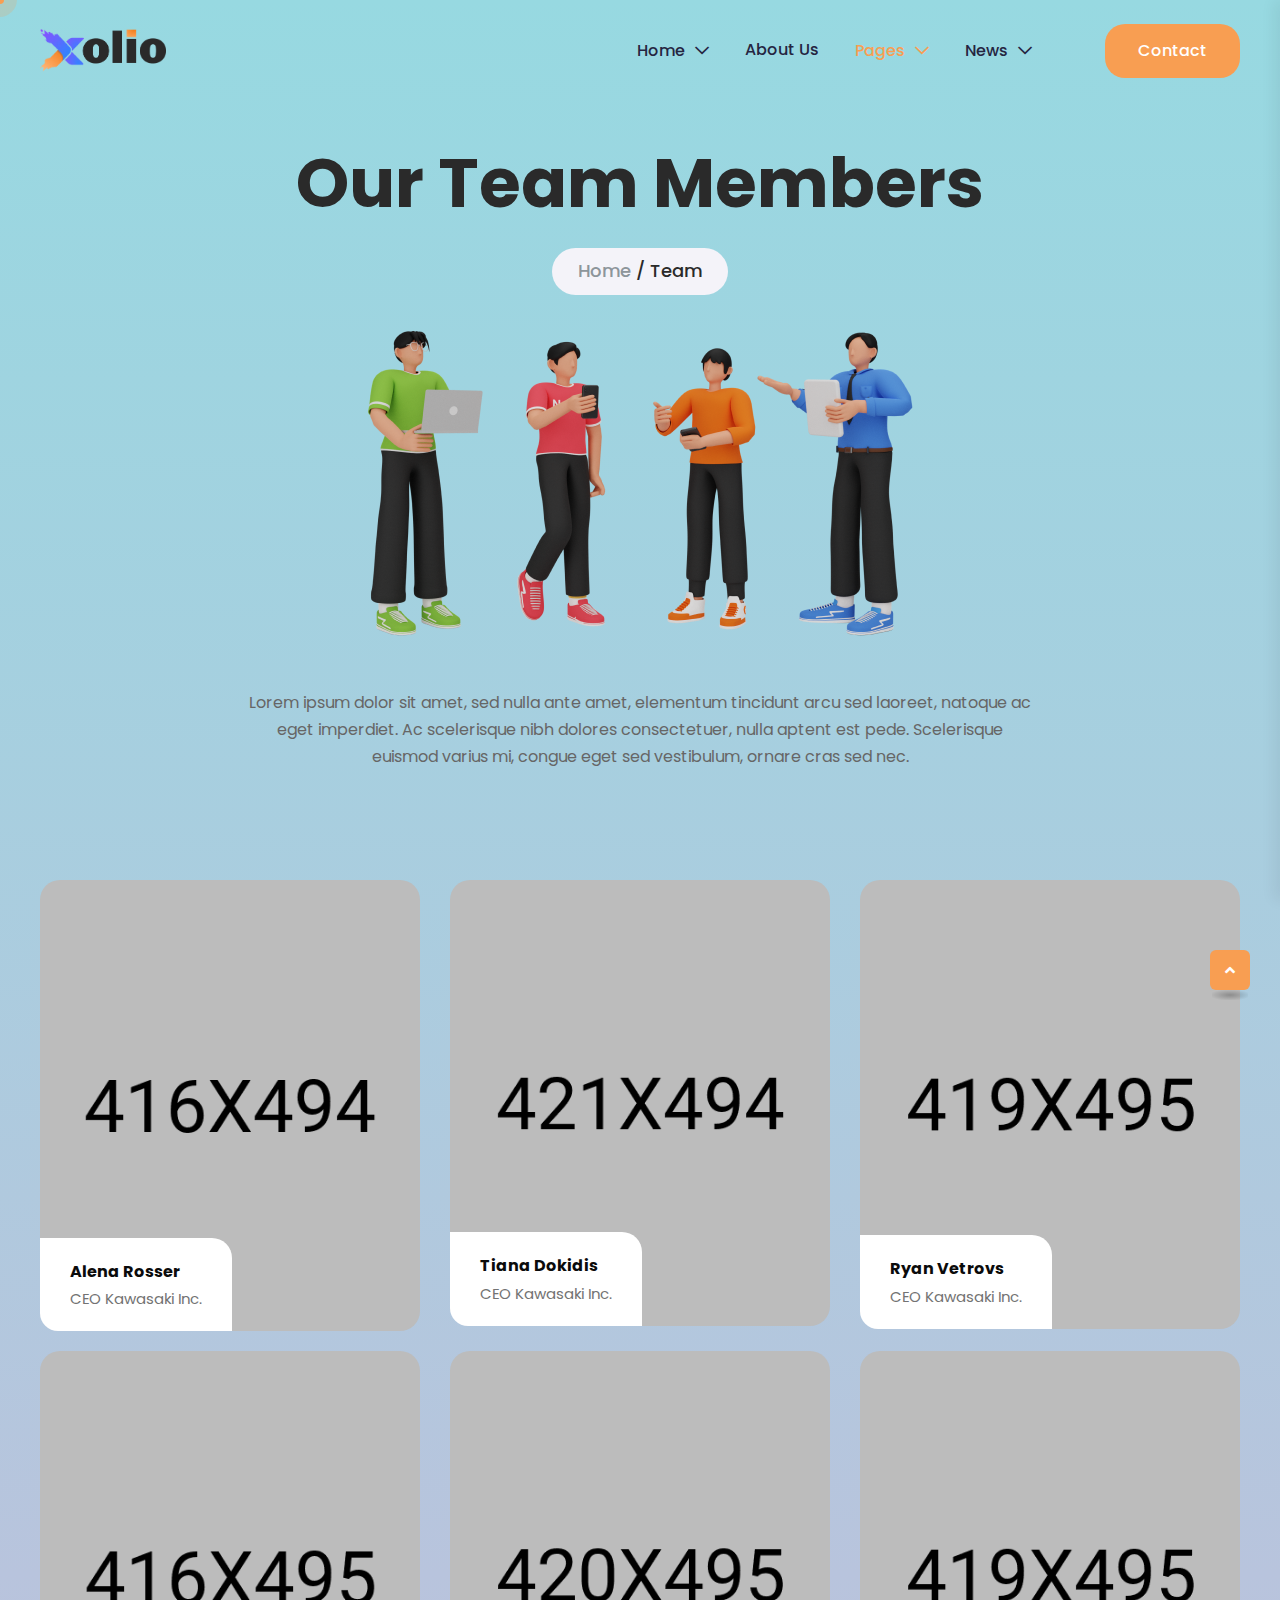
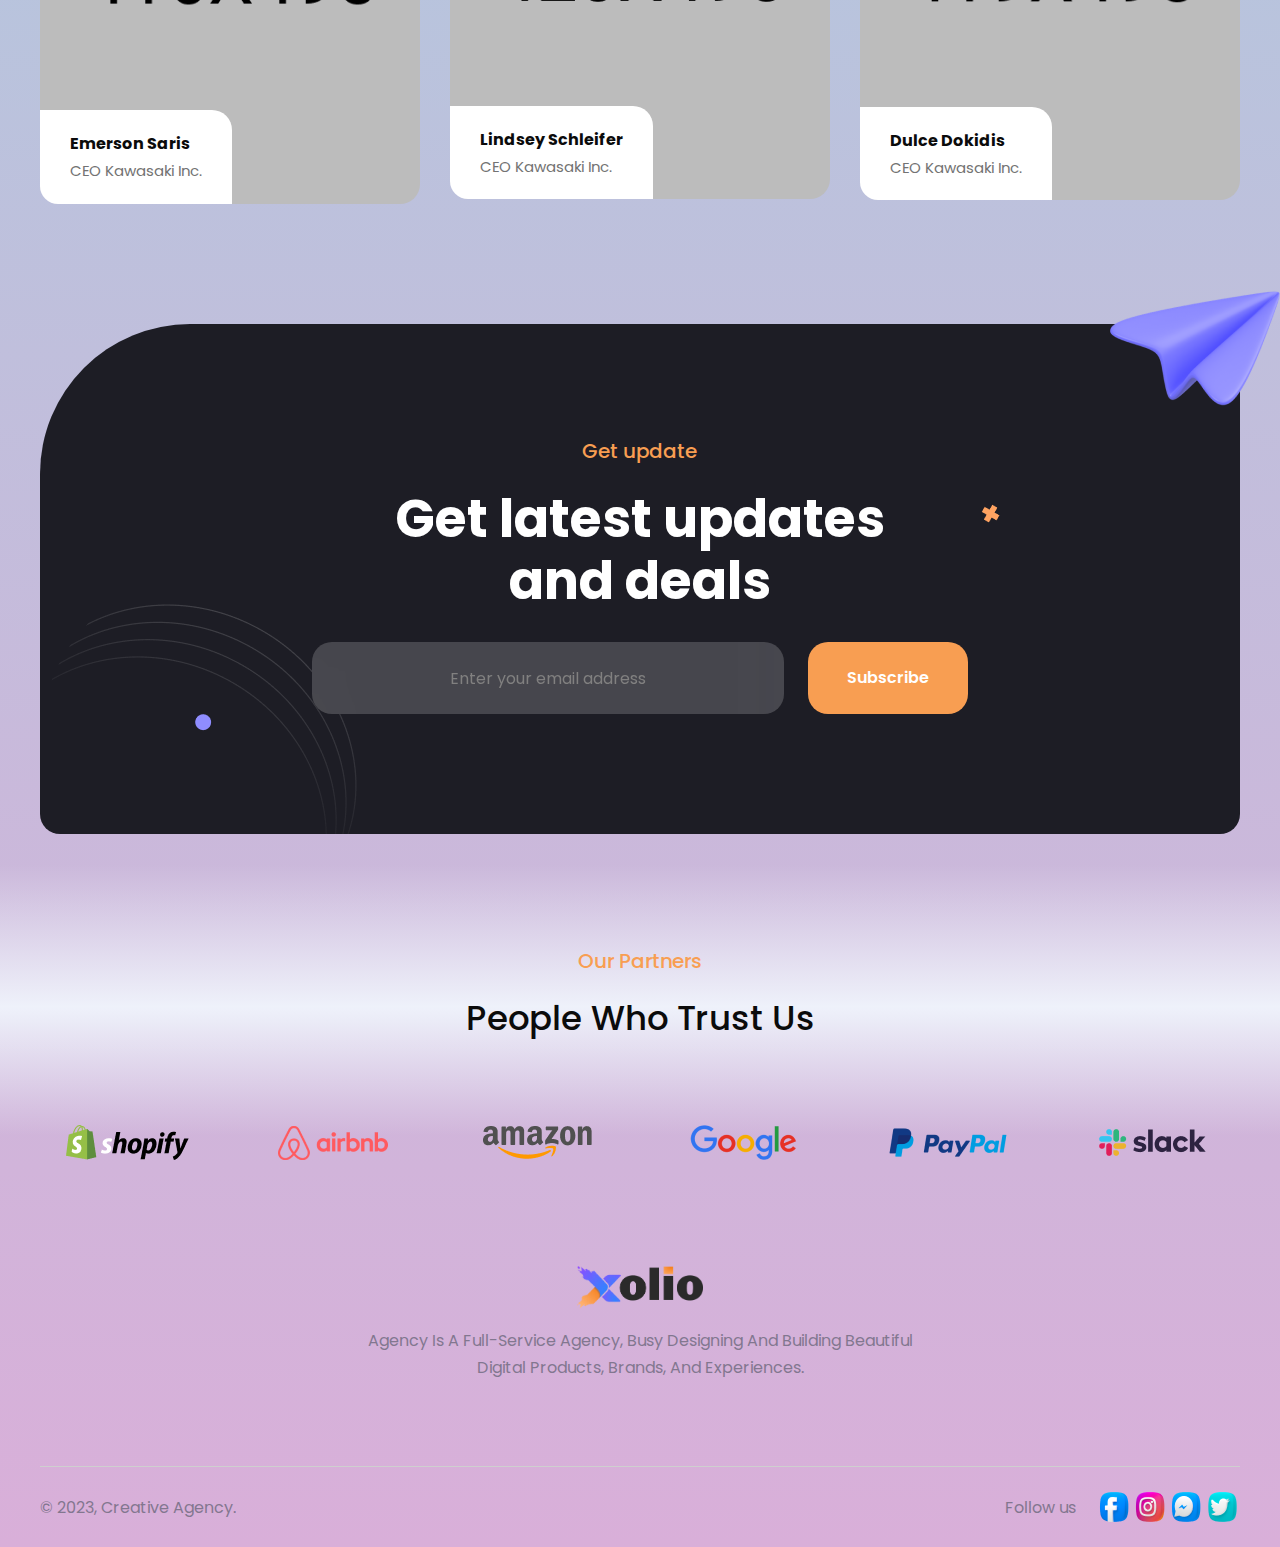
<file: team.html>
<!doctype html>
<html class="no-js" lang="en">
    <head>
        <meta charset="utf-8">
        <meta http-equiv="x-ua-compatible" content="ie=edge">
        <title>Xolio - Creative Agency HTML5 Template</title>
        <meta name="description" content="Xolio - Creative Agency Template">
        <meta name="viewport" content="width=device-width, initial-scale=1">

		<link rel="shortcut icon" type="image/x-icon" href="assets/img/favicon.png">
        <!-- Place favicon.ico in the root directory -->

        <!-- CSS here -->
        <link rel="stylesheet" href="assets/css/bootstrap.min.css">
        <link rel="stylesheet" href="assets/css/animate.min.css">
        <link rel="stylesheet" href="assets/css/magnific-popup.css">
        <link rel="stylesheet" href="assets/css/fontawesome-all.min.css">
        <link rel="stylesheet" href="assets/css/swiper-bundle.min.css">
        <link rel="stylesheet" href="assets/css/odometer.css">
        <link rel="stylesheet" href="assets/css/slick.css">
        <link rel="stylesheet" href="assets/css/default.css">
        <link rel="stylesheet" href="assets/css/style.css">
        <link rel="stylesheet" href="assets/css/responsive.css">
    </head>
    <body>

        <!--Preloader-->
        <div id="preloader">
            <div id="loader" class="loader">
                <div class="loader-container">
                    <div class="loader-icon"><img src="assets/img/preloader.png" alt="Xolio - Creative Agency HTML5 Template"></div>
                </div>
            </div>
        </div>
        <!--Preloader-end -->

        <!-- Custom-cursor -->
        <div class="mouseCursor cursor-outer"></div>
        <div class="mouseCursor cursor-inner"><span>Drag</span></div>
        <!-- Custom-cursor-end -->

		<!-- Scroll-top -->
        <button class="scroll-top scroll-to-target" data-target="html">
            <i class="fas fa-angle-up"></i>
        </button>
        <!-- Scroll-top-end-->

        <!-- header-area -->
        <header>
            <div id="sticky-header" class="menu-area transparent-header">
                <div class="container">
                    <div class="row">
                        <div class="col-12">
                            <div class="mobile-nav-toggler"><i class="fas fa-bars"></i></div>
                            <div class="menu-wrap">
                                <nav class="menu-nav">
                                    <div class="logo">
                                        <a href="index.html"><img src="assets/img/logo/logo.png" alt="Logo"></a>
                                    </div>
                                    <div class="navbar-wrap main-menu d-none d-lg-flex">
                                        <ul class="navigation">
                                            <li class="menu-item-has-children"><a href="#">Home</a>
                                                <ul class="sub-menu">
                                                    <li><a href="index.html">Creative Agency</a></li>
                                                    <li><a href="index-2.html">Personal Portfolio</a></li>
                                                    <li><a href="index-3.html">Digital Agency</a></li>
                                                </ul>
                                            </li>
                                            <li><a href="about-us.html">About Us</a></li>
                                            <li class="active menu-item-has-children"><a href="#">pages</a>
                                                <ul class="sub-menu">
                                                    <li><a href="about-me.html">About Me</a></li>
                                                    <li class="active"><a href="team.html">Team Page</a></li>
                                                    <li><a href="team-details.html">Team Details</a></li>
                                                    <li><a href="project-details.html">Portfolio Details</a></li>
                                                    <li><a href="services-details.html">Services Details</a></li>
                                                    <li><a href="contact.html">Contact Us</a></li>
                                                </ul>
                                            </li>
                                            <li class="menu-item-has-children"><a href="#">News</a>
                                                <ul class="sub-menu">
                                                    <li><a href="blog.html">Our Blog</a></li>
                                                    <li><a href="blog-details.html">Blog Details</a></li>
                                                </ul>
                                            </li>
                                        </ul>
                                    </div>
                                    <div class="header-action">
                                        <ul class="list-wrap">
                                            <li class="header-btn"><a href="#!" class="btn">Contact <span></span></a></li>
                                        </ul>
                                    </div>
                                </nav>
                            </div>

                            <!-- Mobile Menu  -->
                            <div class="mobile-menu">
                                <nav class="menu-box">
                                    <div class="close-btn"><i class="fas fa-times"></i></div>
                                    <div class="nav-logo">
                                        <a href="index.html"><img src="assets/img/logo/logo.png" alt="Logo"></a>
                                    </div>
                                    <div class="menu-outer">
                                        <!--Here Menu Will Come Automatically Via Javascript / Same Menu as in Header-->
                                    </div>
                                    <div class="social-links">
                                        <ul class="clearfix list-wrap">
                                            <li><a href="#"><i class="fab fa-facebook-f"></i></a></li>
                                            <li><a href="#"><i class="fab fa-twitter"></i></a></li>
                                            <li><a href="#"><i class="fab fa-instagram"></i></a></li>
                                            <li><a href="#"><i class="fab fa-linkedin-in"></i></a></li>
                                            <li><a href="#"><i class="fab fa-youtube"></i></a></li>
                                        </ul>
                                    </div>
                                </nav>
                            </div>
                            <div class="menu-backdrop"></div>
                            <!-- End Mobile Menu -->

                        </div>
                    </div>
                </div>

                <!-- header-contact -->
                <div class="header-contact-wrap">
                    <div class="container">
                        <div class="row">
                            <div class="col-lg-8">
                                <div class="left-side-content">
                                    <h3 class="title">Contact</h3>
                                    <div class="row">
                                        <div class="col-xl-4 col-lg-5 col-md-6">
                                            <div class="contact-info-list">
                                                <ul class="list-wrap">
                                                    <li>
                                                        <div class="icon">
                                                            <svg viewBox="0 0 22 20" fill="none" xmlns="http://www.w3.org/2000/svg">
                                                                <path fill-rule="evenodd" clip-rule="evenodd"
                                                                    d="M1.5 6.5C1.5 4.89295 1.95538 3.86848 2.63534 3.2371C3.32535 2.59637 4.36497 2.25 5.75 2.25H15.75C17.135 2.25 18.1746 2.59637 18.8647 3.2371C19.5446 3.86848 20 4.89295 20 6.5V13.5C20 15.107 19.5446 16.1315 18.8647 16.7629C18.1746 17.4036 17.135 17.75 15.75 17.75H5.75C4.36497 17.75 3.32535 17.4036 2.63534 16.7629C1.95538 16.1315 1.5 15.107 1.5 13.5V6.5ZM5.75 0.75C4.13503 0.75 2.67465 1.15363 1.61466 2.1379C0.544615 3.13152 0 4.60705 0 6.5V13.5C0 15.393 0.544615 16.8685 1.61466 17.8621C2.67465 18.8464 4.13503 19.25 5.75 19.25H15.75C17.365 19.25 18.8254 18.8464 19.8853 17.8621C20.9554 16.8685 21.5 15.393 21.5 13.5V6.5C21.5 4.60705 20.9554 3.13152 19.8853 2.1379C18.8254 1.15363 17.365 0.75 15.75 0.75H5.75ZM16.2181 7.58602C16.5417 7.32751 16.5945 6.85558 16.336 6.53194C16.0775 6.20829 15.6056 6.15548 15.2819 6.41398L12.1529 8.91324L12.1525 8.91352C11.3961 9.51536 10.0946 9.51549 9.33799 8.91393L6.21898 6.41471C5.89574 6.1557 5.42373 6.20778 5.16471 6.53102C4.9057 6.85426 4.95778 7.32627 5.28102 7.58529L8.40101 10.0853L8.40286 10.0868C9.70626 11.1244 11.7837 11.1244 13.0871 10.0868L13.0881 10.086L16.2181 7.58602Z" />
                                                            </svg>
                                                        </div>
                                                        <div class="content">
                                                            <a href="mailto:company@gmail.com">company@gmail.com</a>
                                                        </div>
                                                    </li>
                                                    <li>
                                                        <div class="icon">
                                                            <svg viewBox="0 0 20 22" fill="none" xmlns="http://www.w3.org/2000/svg">
                                                                <path fill-rule="evenodd" clip-rule="evenodd"
                                                                    d="M2.48199 7.65591C3.37522 3.73032 6.71708 1.74769 10.1338 1.75C13.5508 1.75231 16.8905 3.73971 17.7791 7.66556L17.7791 7.6656C18.8362 12.3354 15.943 16.3756 13.2111 18.999L13.2097 19.0004C11.4913 20.659 8.77127 20.661 7.04076 18.9997C4.31866 16.3762 1.42493 12.3261 2.48199 7.65591ZM10.1348 0.250002C14.1154 0.252693 18.1706 2.60029 19.2421 7.33441C20.4848 12.8239 17.0589 17.3834 14.251 20.08C11.9497 22.3008 8.31046 22.2989 6.00106 20.0809L6.00012 20.08C3.20236 17.3836 -0.22362 12.8139 1.01908 7.32441L1.01926 7.32364C2.09618 2.58953 6.1542 0.247312 10.1348 0.250002ZM7.76166 9.30994C7.76166 8.00103 8.82274 6.93994 10.1317 6.93994C11.4406 6.93994 12.5017 8.00103 12.5017 9.30994C12.5017 10.6189 11.4406 11.6799 10.1317 11.6799C8.82274 11.6799 7.76166 10.6189 7.76166 9.30994ZM10.1317 5.43994C7.99432 5.43994 6.26166 7.1726 6.26166 9.30994C6.26166 11.4473 7.99432 13.1799 10.1317 13.1799C12.269 13.1799 14.0017 11.4473 14.0017 9.30994C14.0017 7.1726 12.269 5.43994 10.1317 5.43994Z" />
                                                            </svg>
                                                        </div>
                                                        <div class="content">
                                                            <span>Ranelagh Place, Liverpool, L3 5UL, England</span>
                                                        </div>
                                                    </li>
                                                    <li>
                                                        <div class="icon">
                                                            <svg viewBox="0 0 22 22" fill="none" xmlns="http://www.w3.org/2000/svg">
                                                                <path fill-rule="evenodd" clip-rule="evenodd"
                                                                    d="M1.5 11C1.5 5.89421 5.64421 1.75 10.75 1.75C15.8558 1.75 20 5.89421 20 11C20 16.1058 15.8558 20.25 10.75 20.25C5.64421 20.25 1.5 16.1058 1.5 11ZM10.75 0.25C4.81579 0.25 0 5.06579 0 11C0 16.9342 4.81579 21.75 10.75 21.75C16.6842 21.75 21.5 16.9342 21.5 11C21.5 5.06579 16.6842 0.25 10.75 0.25ZM11.1289 6.50977C11.1289 6.09555 10.7931 5.75977 10.3789 5.75977C9.96469 5.75977 9.62891 6.09555 9.62891 6.50977V10.6098C9.62891 11.0862 9.79027 11.5637 10.0149 11.9576C10.2393 12.3511 10.5673 12.7322 10.9755 12.9744L10.9766 12.975L14.0746 14.8238C14.4303 15.0361 14.8907 14.9198 15.1029 14.5641C15.3152 14.2084 15.1989 13.748 14.8432 13.5357L11.7433 11.6857L11.7413 11.6845C11.6099 11.6067 11.4483 11.4431 11.3179 11.2145C11.1875 10.9859 11.1289 10.7633 11.1289 10.6098V6.50977Z" />
                                                            </svg>
                                                        </div>
                                                        <div class="content">
                                                            <span>7 Days a week <br> from 10-00 am to 6-00 pm</span>
                                                        </div>
                                                    </li>
                                                </ul>
                                                <div class="lats-chat">
                                                    <a href="contact.html">Lat’s Chat</a>
                                                </div>
                                            </div>
                                        </div>
                                        <div class="col-xl-8 col-lg-7 col-md-6">
                                            <div class="our-best-project">
                                                <div class="content">
                                                    <h4 class="title">One of Our <span>Best Ongoing</span> Projects</h4>
                                                    <a href="project-details.html" class="btn">Details <span></span></a>
                                                </div>
                                                <div class="thumb">
                                                    <img src="assets/img/images/our_project_img.png" alt="">
                                                </div>
                                            </div>
                                        </div>
                                    </div>
                                </div>
                            </div>
                            <div class="col-lg-4">
                                <div class="customer-support-wrap">
                                    <h4 class="title">Customer Support</h4>
                                    <div class="customer-support-content">
                                        <div class="content-top">
                                            <img src="assets/img/images/support_img.png" alt="">
                                            <h4 class="title">Need Help Choosing a Plan?</h4>
                                        </div>
                                        <p>We offer solutions for businesses of all sizes. For questions about our plans and products,,
                                            contact our team of experts. <a href="contact.html">Get in touch</a></p>
                                    </div>
                                    <div class="content-bottom">
                                        <a href="contact.html">Support</a>
                                        <a href="contact.html">Documentation</a>
                                    </div>
                                </div>
                            </div>
                        </div>
                    </div>
                </div>
                <div class="body-contact-overlay"></div>
                <!-- header-contact-end -->
            </div>
        </header>
        <!-- header-area-end -->



        <!-- main-area -->
        <main>

            <!-- breadcrumb-area -->
            <section class="breadcrumb-area breadcrumb-area-two pt-175">
                <div class="container">
                    <div class="row">
                        <div class="col-12">
                            <div class="breadcrumb-content">
                                <h2 class="title">Our Team Members</h2>
                                <nav aria-label="breadcrumb">
                                    <ol class="breadcrumb">
                                        <li class="breadcrumb-item"><a href="index.html">Home</a></li>
                                        <li class="breadcrumb-item active" aria-current="page">Team</li>
                                    </ol>
                                </nav>
                            </div>
                        </div>
                    </div>
                </div>
            </section>
            <!-- breadcrumb-area-end -->

            <!-- community-area -->
            <div class="community-area pt-30">
                <div class="container">
                    <div class="row justify-content-center">
                        <div class="col-xl-8 col-lg-10">
                            <div class="community-img">
                                <img src="assets/img/images/community_img.png" alt="">
                            </div>
                            <div class="community-content">
                                <p>Lorem ipsum dolor sit amet, sed nulla ante amet, elementum tincidunt arcu sed laoreet, natoque ac eget imperdiet. Ac scelerisque nibh dolores consectetuer, nulla aptent est pede. Scelerisque euismod varius mi, congue eget sed vestibulum, ornare cras sed nec.</p>
                            </div>
                        </div>
                    </div>
                </div>
            </div>
            <!-- community-area-end -->

            <!-- team-area -->
            <section class="team-area-two pt-110 pb-100">
                <div class="container">
                    <div class="row justify-content-center">
                        <div class="col-lg-4 col-md-6 col-sm-10">
                            <div class="team-item">
                                <div class="team-thumb">
                                    <a href="team-details.html"><img src="assets/img/team/inner_team01.jpg" alt=""></a>
                                </div>
                                <div class="team-content">
                                    <h2 class="title"><a href="team-details.html">Alena Rosser</a></h2>
                                    <span>CEO Kawasaki Inc.</span>
                                    <div class="team-social">
                                        <ul class="list-wrap">
                                            <li><a href="#"><i class="fab fa-facebook-f"></i></a></li>
                                            <li><a href="#"><i class="fab fa-twitter"></i></a></li>
                                            <li><a href="#"><i class="fab fa-linkedin-in"></i></a></li>
                                            <li><a href="#"><i class="fab fa-behance"></i></a></li>
                                        </ul>
                                    </div>
                                </div>
                            </div>
                        </div>
                        <div class="col-lg-4 col-md-6 col-sm-10">
                            <div class="team-item">
                                <div class="team-thumb">
                                    <a href="team-details.html"><img src="assets/img/team/inner_team02.jpg" alt=""></a>
                                </div>
                                <div class="team-content">
                                    <h2 class="title"><a href="team-details.html">Tiana Dokidis</a></h2>
                                    <span>CEO Kawasaki Inc.</span>
                                    <div class="team-social">
                                        <ul class="list-wrap">
                                            <li><a href="#"><i class="fab fa-facebook-f"></i></a></li>
                                            <li><a href="#"><i class="fab fa-twitter"></i></a></li>
                                            <li><a href="#"><i class="fab fa-linkedin-in"></i></a></li>
                                            <li><a href="#"><i class="fab fa-behance"></i></a></li>
                                        </ul>
                                    </div>
                                </div>
                            </div>
                        </div>
                        <div class="col-lg-4 col-md-6 col-sm-10">
                            <div class="team-item">
                                <div class="team-thumb">
                                    <a href="team-details.html"><img src="assets/img/team/inner_team03.jpg" alt=""></a>
                                </div>
                                <div class="team-content">
                                    <h2 class="title"><a href="team-details.html">Ryan Vetrovs</a></h2>
                                    <span>CEO Kawasaki Inc.</span>
                                    <div class="team-social">
                                        <ul class="list-wrap">
                                            <li><a href="#"><i class="fab fa-facebook-f"></i></a></li>
                                            <li><a href="#"><i class="fab fa-twitter"></i></a></li>
                                            <li><a href="#"><i class="fab fa-linkedin-in"></i></a></li>
                                            <li><a href="#"><i class="fab fa-behance"></i></a></li>
                                        </ul>
                                    </div>
                                </div>
                            </div>
                        </div>
                        <div class="col-lg-4 col-md-6 col-sm-10">
                            <div class="team-item">
                                <div class="team-thumb">
                                    <a href="team-details.html"><img src="assets/img/team/inner_team04.jpg" alt=""></a>
                                </div>
                                <div class="team-content">
                                    <h2 class="title"><a href="team-details.html">Emerson Saris</a></h2>
                                    <span>CEO Kawasaki Inc.</span>
                                    <div class="team-social">
                                        <ul class="list-wrap">
                                            <li><a href="#"><i class="fab fa-facebook-f"></i></a></li>
                                            <li><a href="#"><i class="fab fa-twitter"></i></a></li>
                                            <li><a href="#"><i class="fab fa-linkedin-in"></i></a></li>
                                            <li><a href="#"><i class="fab fa-behance"></i></a></li>
                                        </ul>
                                    </div>
                                </div>
                            </div>
                        </div>
                        <div class="col-lg-4 col-md-6 col-sm-10">
                            <div class="team-item">
                                <div class="team-thumb">
                                    <a href="team-details.html"><img src="assets/img/team/inner_team05.jpg" alt=""></a>
                                </div>
                                <div class="team-content">
                                    <h2 class="title"><a href="team-details.html">Lindsey Schleifer</a></h2>
                                    <span>CEO Kawasaki Inc.</span>
                                    <div class="team-social">
                                        <ul class="list-wrap">
                                            <li><a href="#"><i class="fab fa-facebook-f"></i></a></li>
                                            <li><a href="#"><i class="fab fa-twitter"></i></a></li>
                                            <li><a href="#"><i class="fab fa-linkedin-in"></i></a></li>
                                            <li><a href="#"><i class="fab fa-behance"></i></a></li>
                                        </ul>
                                    </div>
                                </div>
                            </div>
                        </div>
                        <div class="col-lg-4 col-md-6 col-sm-10">
                            <div class="team-item">
                                <div class="team-thumb">
                                    <a href="team-details.html"><img src="assets/img/team/inner_team06.jpg" alt=""></a>
                                </div>
                                <div class="team-content">
                                    <h2 class="title"><a href="team-details.html">Dulce Dokidis</a></h2>
                                    <span>CEO Kawasaki Inc.</span>
                                    <div class="team-social">
                                        <ul class="list-wrap">
                                            <li><a href="#"><i class="fab fa-facebook-f"></i></a></li>
                                            <li><a href="#"><i class="fab fa-twitter"></i></a></li>
                                            <li><a href="#"><i class="fab fa-linkedin-in"></i></a></li>
                                            <li><a href="#"><i class="fab fa-behance"></i></a></li>
                                        </ul>
                                    </div>
                                </div>
                            </div>
                        </div>
                    </div>
                </div>
            </section>
            <!-- team-area-end -->

            <!-- newsletter-area -->
            <section class="newsletter-area-two">
                <div class="container">
                    <div class="newsletter-wrap">
                        <div class="row justify-content-center">
                            <div class="col-xl-7 col-lg-9">
                                <div class="section-title title-style-two white-title text-center mb-30">
                                    <span class="sub-title">Get update</span>
                                    <h2 class="title">Get latest updates and deals</h2>
                                </div>
                            </div>
                        </div>
                        <div class="row justify-content-center">
                            <div class="col-xl-8">
                                <div class="newsletter-form">
                                    <form action="#">
                                        <input type="email" placeholder="Enter your email address">
                                        <button type="submit" class="btn">Subscribe <span></span></button>
                                    </form>
                                </div>
                            </div>
                        </div>
                        <div class="newsletter-shape-wrap-two">
                            <img src="assets/img/images/h3_newsletter_shape01.png" alt="">
                            <img src="assets/img/images/h3_newsletter_shape02.png" alt="">
                            <img src="assets/img/images/h3_newsletter_shape03.png" alt="">
                            <img src="assets/img/images/h3_newsletter_shape04.png" alt="">
                        </div>
                    </div>
                </div>
            </section>
            <!-- newsletter-area-end -->

            <!-- brand-area -->
            <section class="brand-area-two pt-110">
                <div class="container">
                    <div class="row justify-content-center">
                        <div class="col-lg-6">
                            <div class="section-title text-center mb-80">
                                <span class="sub-title">Our Partners</span>
                                <h2 class="title">People Who Trust Us</h2>
                            </div>
                        </div>
                    </div>
                    <div class="row brand-active">
                        <div class="col-12">
                            <div class="brand-item-two">
                                <img src="assets/img/brand/h3_brand_img01.png" alt="">
                            </div>
                        </div>
                        <div class="col-12">
                            <div class="brand-item-two">
                                <img src="assets/img/brand/h3_brand_img02.png" alt="">
                            </div>
                        </div>
                        <div class="col-12">
                            <div class="brand-item-two">
                                <img src="assets/img/brand/h3_brand_img03.png" alt="">
                            </div>
                        </div>
                        <div class="col-12">
                            <div class="brand-item-two">
                                <img src="assets/img/brand/h3_brand_img04.png" alt="">
                            </div>
                        </div>
                        <div class="col-12">
                            <div class="brand-item-two">
                                <img src="assets/img/brand/h3_brand_img05.png" alt="">
                            </div>
                        </div>
                        <div class="col-12">
                            <div class="brand-item-two">
                                <img src="assets/img/brand/h3_brand_img06.png" alt="">
                            </div>
                        </div>
                    </div>
                </div>
            </section>
            <!-- brand-area-end -->

        </main>
        <!-- main-area-end -->

        <!-- footer-area -->
        <footer>
            <div class="footer-area-two footer-area-three">
                <div class="container">
                    <div class="footer-top-two">
                        <div class="row justify-content-center">
                            <div class="col-xl-6 col-lg-8">
                                <div class="footer-content-two text-center">
                                    <div class="logo">
                                        <a href="index.html"><img src="assets/img/logo/logo.png" alt=""></a>
                                    </div>
                                    <p>Agency is a full-service agency, busy designing and building beautiful digital products, brands, and experiences.</p>
                                </div>
                            </div>
                        </div>
                    </div>
                    <div class="footer-bottom-two">
                        <div class="row align-items-center">
                            <div class="col-md-6">
                                <div class="copyright-text">
                                    <p>© 2023, Creative Agency.</p>
                                </div>
                            </div>
                            <div class="col-md-6">
                                <div class="footer-social-two">
                                    <ul class="list-wrap">
                                        <li class="title">Follow us</li>
                                        <li><a href="#"><img src="assets/img/icon/footer_icon01.png" alt=""></a></li>
                                        <li><a href="#"><img src="assets/img/icon/footer_icon02.png" alt=""></a></li>
                                        <li><a href="#"><img src="assets/img/icon/footer_icon03.png" alt=""></a></li>
                                        <li><a href="#"><img src="assets/img/icon/footer_icon04.png" alt=""></a></li>
                                    </ul>
                                </div>
                            </div>
                        </div>
                    </div>
                </div>
            </div>
        </footer>
        <!-- footer-area-end -->



        <!-- JS here -->
        <script src="assets/js/vendor/jquery-3.6.0.min.js"></script>
        <script src="assets/js/bootstrap.min.js"></script>
        <script src="assets/js/isotope.pkgd.min.js"></script>
        <script src="assets/js/imagesloaded.pkgd.min.js"></script>
        <script src="assets/js/jquery.magnific-popup.min.js"></script>
        <script src="assets/js/jquery.odometer.min.js"></script>
        <script src="assets/js/swiper-bundle.min.js"></script>
        <script src="assets/js/jquery.appear.js"></script>
        <script src="assets/js/slick.min.js"></script>
        <script src="assets/js/ajax-form.js"></script>
        <script src="assets/js/parallax.min.js"></script>
        <script src="assets/js/jquery.parallaxScroll.min.js"></script>
        <script src="assets/js/tween-max.js"></script>
        <script src="assets/js/wow.min.js"></script>
        <script src="assets/js/main.js"></script>
    </body>
</html>
</file>
<file: assets/css/odometer.css>
.odometer.odometer-auto-theme, .odometer.odometer-theme-default {
  display: inline-block;
  vertical-align: middle;
  *vertical-align: auto;
  *zoom: 1;
  *display: inline;
  position: relative;
}
.odometer.odometer-auto-theme .odometer-digit, .odometer.odometer-theme-default .odometer-digit {
  display: inline-block;
  vertical-align: middle;
  *vertical-align: auto;
  *zoom: 1;
  *display: inline;
  position: relative;
}
.odometer.odometer-auto-theme .odometer-digit .odometer-digit-spacer, .odometer.odometer-theme-default .odometer-digit .odometer-digit-spacer {
  display: inline-block;
  vertical-align: middle;
  *vertical-align: auto;
  *zoom: 1;
  *display: inline;
  visibility: hidden;
}
.odometer.odometer-auto-theme .odometer-digit .odometer-digit-inner, .odometer.odometer-theme-default .odometer-digit .odometer-digit-inner {
  text-align: left;
  display: block;
  position: absolute;
  top: 0;
  left: 0;
  right: 0;
  bottom: 0;
  overflow: hidden;
}
.odometer.odometer-auto-theme .odometer-digit .odometer-ribbon, .odometer.odometer-theme-default .odometer-digit .odometer-ribbon {
  display: block;
}
.odometer.odometer-auto-theme .odometer-digit .odometer-ribbon-inner, .odometer.odometer-theme-default .odometer-digit .odometer-ribbon-inner {
  display: block;
  -webkit-backface-visibility: hidden;
  backface-visibility: hidden;
}
.odometer.odometer-auto-theme .odometer-digit .odometer-value, .odometer.odometer-theme-default .odometer-digit .odometer-value {
  display: block;
  -webkit-transform: translateZ(0);
  transform: translateZ(0);
}
.odometer.odometer-auto-theme .odometer-digit .odometer-value.odometer-last-value, .odometer.odometer-theme-default .odometer-digit .odometer-value.odometer-last-value {
  position: absolute;
}
.odometer.odometer-auto-theme.odometer-animating-up .odometer-ribbon-inner, .odometer.odometer-theme-default.odometer-animating-up .odometer-ribbon-inner {
  -webkit-transition: -webkit-transform 2s;
  -moz-transition: -moz-transform 2s;
  -ms-transition: -ms-transform 2s;
  -o-transition: -o-transform 2s;
  transition: transform 2s;
}
.odometer.odometer-auto-theme.odometer-animating-up.odometer-animating .odometer-ribbon-inner, .odometer.odometer-theme-default.odometer-animating-up.odometer-animating .odometer-ribbon-inner {
  -webkit-transform: translateY(-100%);
  -moz-transform: translateY(-100%);
  -ms-transform: translateY(-100%);
  -o-transform: translateY(-100%);
  transform: translateY(-100%);
}
.odometer.odometer-auto-theme.odometer-animating-down .odometer-ribbon-inner, .odometer.odometer-theme-default.odometer-animating-down .odometer-ribbon-inner {
  -webkit-transform: translateY(-100%);
  -moz-transform: translateY(-100%);
  -ms-transform: translateY(-100%);
  -o-transform: translateY(-100%);
  transform: translateY(-100%);
}
.odometer.odometer-auto-theme.odometer-animating-down.odometer-animating .odometer-ribbon-inner, .odometer.odometer-theme-default.odometer-animating-down.odometer-animating .odometer-ribbon-inner {
  -webkit-transition: -webkit-transform 2s;
  -moz-transition: -moz-transform 2s;
  -ms-transition: -ms-transform 2s;
  -o-transition: -o-transform 2s;
  transition: transform 2s;
  -webkit-transform: translateY(0);
  -moz-transform: translateY(0);
  -ms-transform: translateY(0);
  -o-transform: translateY(0);
  transform: translateY(0);
}
.odometer.odometer-auto-theme .odometer-value, .odometer.odometer-theme-default .odometer-value {
  text-align: center;
}
.odometer-formatting-mark {
  display: none;
}
</file>
<file: assets/css/default.css>
/* Deafult Margin & Padding */
/*-- Margin Top --*/
.mt-5 {
	margin-top: 5px;
}
.mt-10 {
	margin-top: 10px;
}
.mt-15 {
	margin-top: 15px;
}
.mt-20 {
	margin-top: 20px;
}
.mt-25 {
	margin-top: 25px;
}
.mt-30 {
	margin-top: 30px;
}
.mt-35 {
	margin-top: 35px;
}
.mt-40 {
	margin-top: 40px;
}
.mt-45 {
	margin-top: 45px;
}
.mt-50 {
	margin-top: 50px;
}
.mt-55 {
	margin-top: 55px;
}
.mt-60 {
	margin-top: 60px;
}
.mt-65 {
	margin-top: 65px;
}
.mt-70 {
	margin-top: 70px;
}
.mt-75 {
	margin-top: 75px;
}
.mt-80 {
	margin-top: 80px;
}
.mt-85 {
	margin-top: 85px;
}
.mt-90 {
	margin-top: 90px;
}
.mt-95 {
	margin-top: 95px;
}
.mt-100 {
	margin-top: 100px;
}
.mt-105 {
	margin-top: 105px;
}
.mt-110 {
	margin-top: 110px;
}
.mt-115 {
	margin-top: 115px;
}
.mt-120 {
	margin-top: 120px;
}
.mt-125 {
	margin-top: 125px;
}
.mt-130 {
	margin-top: 130px;
}
.mt-135 {
	margin-top: 135px;
}
.mt-140 {
	margin-top: 140px;
}
.mt-145 {
	margin-top: 145px;
}
.mt-150 {
	margin-top: 150px;
}
.mt-155 {
	margin-top: 155px;
}
.mt-160 {
	margin-top: 160px;
}
.mt-165 {
	margin-top: 165px;
}
.mt-170 {
	margin-top: 170px;
}
.mt-175 {
	margin-top: 175px;
}
.mt-180 {
	margin-top: 180px;
}
.mt-185 {
	margin-top: 185px;
}
.mt-190 {
	margin-top: 190px;
}
.mt-195 {
	margin-top: 195px;
}
.mt-200 {
	margin-top: 200px;
}
/*-- Margin Bottom --*/

.mb-5 {
	margin-bottom: 5px;
}
.mb-10 {
	margin-bottom: 10px;
}
.mb-15 {
	margin-bottom: 15px;
}
.mb-20 {
	margin-bottom: 20px;
}
.mb-25 {
	margin-bottom: 25px;
}
.mb-30 {
	margin-bottom: 30px;
}
.mb-35 {
	margin-bottom: 35px;
}
.mb-40 {
	margin-bottom: 40px;
}
.mb-45 {
	margin-bottom: 45px;
}
.mb-50 {
	margin-bottom: 50px;
}
.mb-55 {
	margin-bottom: 55px;
}
.mb-60 {
	margin-bottom: 60px;
}
.mb-65 {
	margin-bottom: 65px;
}
.mb-70 {
	margin-bottom: 70px;
}
.mb-75 {
	margin-bottom: 75px;
}
.mb-80 {
	margin-bottom: 80px;
}
.mb-85 {
	margin-bottom: 85px;
}
.mb-90 {
	margin-bottom: 90px;
}
.mb-95 {
	margin-bottom: 95px;
}
.mb-100 {
	margin-bottom: 100px;
}
.mb-105 {
	margin-bottom: 105px;
}
.mb-110 {
	margin-bottom: 110px;
}
.mb-115 {
	margin-bottom: 115px;
}
.mb-120 {
	margin-bottom: 120px;
}
.mb-125 {
	margin-bottom: 125px;
}
.mb-130 {
	margin-bottom: 130px;
}
.mb-135 {
	margin-bottom: 135px;
}
.mb-140 {
	margin-bottom: 140px;
}
.mb-145 {
	margin-bottom: 145px;
}
.mb-150 {
	margin-bottom: 150px;
}
.mb-155 {
	margin-bottom: 155px;
}
.mb-160 {
	margin-bottom: 160px;
}
.mb-165 {
	margin-bottom: 165px;
}
.mb-170 {
	margin-bottom: 170px;
}
.mb-175 {
	margin-bottom: 175px;
}
.mb-180 {
	margin-bottom: 180px;
}
.mb-185 {
	margin-bottom: 185px;
}
.mb-190 {
	margin-bottom: 190px;
}
.mb-195 {
	margin-bottom: 195px;
}
.mb-200 {
	margin-bottom: 200px;
}
/*-- Padding Top --*/

.pt-5 {
	padding-top: 5px;
}
.pt-10 {
	padding-top: 10px;
}
.pt-15 {
	padding-top: 15px;
}
.pt-20 {
	padding-top: 20px;
}
.pt-25 {
	padding-top: 25px;
}
.pt-30 {
	padding-top: 30px;
}
.pt-35 {
	padding-top: 35px;
}
.pt-40 {
	padding-top: 40px;
}
.pt-45 {
	padding-top: 45px;
}
.pt-50 {
	padding-top: 50px;
}
.pt-55 {
	padding-top: 55px;
}
.pt-60 {
	padding-top: 60px;
}
.pt-65 {
	padding-top: 65px;
}
.pt-70 {
	padding-top: 70px;
}
.pt-75 {
	padding-top: 75px;
}
.pt-80 {
	padding-top: 80px;
}
.pt-85 {
	padding-top: 85px;
}
.pt-90 {
	padding-top: 90px;
}
.pt-95 {
	padding-top: 95px;
}
.pt-100 {
	padding-top: 100px;
}
.pt-105 {
	padding-top: 105px;
}
.pt-110 {
	padding-top: 110px;
}
.pt-115 {
	padding-top: 115px;
}
.pt-120 {
	padding-top: 120px;
}
.pt-125 {
	padding-top: 125px;
}
.pt-130 {
	padding-top: 130px;
}
.pt-135 {
	padding-top: 135px;
}
.pt-140 {
	padding-top: 140px;
}
.pt-145 {
	padding-top: 145px;
}
.pt-150 {
	padding-top: 150px;
}
.pt-155 {
	padding-top: 155px;
}
.pt-160 {
	padding-top: 160px;
}
.pt-165 {
	padding-top: 165px;
}
.pt-170 {
	padding-top: 170px;
}
.pt-175 {
	padding-top: 175px;
}
.pt-180 {
	padding-top: 180px;
}
.pt-185 {
	padding-top: 185px;
}
.pt-190 {
	padding-top: 190px;
}
.pt-195 {
	padding-top: 195px;
}
.pt-200 {
	padding-top: 200px;
}
/*-- Padding Bottom --*/

.pb-5 {
	padding-bottom: 5px;
}
.pb-10 {
	padding-bottom: 10px;
}
.pb-15 {
	padding-bottom: 15px;
}
.pb-20 {
	padding-bottom: 20px;
}
.pb-25 {
	padding-bottom: 25px;
}
.pb-30 {
	padding-bottom: 30px;
}
.pb-35 {
	padding-bottom: 35px;
}
.pb-40 {
	padding-bottom: 40px;
}
.pb-45 {
	padding-bottom: 45px;
}
.pb-50 {
	padding-bottom: 50px;
}
.pb-55 {
	padding-bottom: 55px;
}
.pb-60 {
	padding-bottom: 60px;
}
.pb-65 {
	padding-bottom: 65px;
}
.pb-70 {
	padding-bottom: 70px;
}
.pb-75 {
	padding-bottom: 75px;
}
.pb-80 {
	padding-bottom: 80px;
}
.pb-85 {
	padding-bottom: 85px;
}
.pb-90 {
	padding-bottom: 90px;
}
.pb-95 {
	padding-bottom: 95px;
}
.pb-100 {
	padding-bottom: 100px;
}
.pb-105 {
	padding-bottom: 105px;
}
.pb-110 {
	padding-bottom: 110px;
}
.pb-115 {
	padding-bottom: 115px;
}
.pb-120 {
	padding-bottom: 120px;
}
.pb-125 {
	padding-bottom: 125px;
}
.pb-130 {
	padding-bottom: 130px;
}
.pb-135 {
	padding-bottom: 135px;
}
.pb-140 {
	padding-bottom: 140px;
}
.pb-145 {
	padding-bottom: 145px;
}
.pb-150 {
	padding-bottom: 150px;
}
.pb-155 {
	padding-bottom: 155px;
}
.pb-160 {
	padding-bottom: 160px;
}
.pb-165 {
	padding-bottom: 165px;
}
.pb-170 {
	padding-bottom: 170px;
}
.pb-175 {
	padding-bottom: 175px;
}
.pb-180 {
	padding-bottom: 180px;
}
.pb-185 {
	padding-bottom: 185px;
}
.pb-190 {
	padding-bottom: 190px;
}
.pb-195 {
	padding-bottom: 195px;
}
.pb-200 {
	padding-bottom: 200px;
}



/*-- Padding Left --*/
.pl-0 {
	padding-left: 0px;
}
.pl-5 {
	padding-left: 5px;
}
.pl-10 {
	padding-left: 10px;
}
.pl-15 {
	padding-left: 15px;
}
.pl-20{
	padding-left: 20px;
}
.pl-25 {
	padding-left: 35px;
}
.pl-30 {
	padding-left: 30px;
}
.pl-35 {
	padding-left: 35px;
}

.pl-35 {
	padding-left: 35px;
}

.pl-40 {
	padding-left: 40px;
}

.pl-45 {
	padding-left: 45px;
}

.pl-50 {
	padding-left: 50px;
}

.pl-55 {
	padding-left: 55px;
}

.pl-60 {
	padding-left: 60px;
}
.pl-65 {
	padding-left: 65px;
}
.pl-70 {
	padding-left: 70px;
}
.pl-75 {
	padding-left: 75px;
}
.pl-80 {
	padding-left: 80px;
}
.pl-85 {
	padding-left: 80px;
}
.pl-90 {
	padding-left: 90px;
}
.pl-95 {
	padding-left: 95px;
}
.pl-100 {
	padding-left: 100px;
}


/*-- Padding Right --*/
.pr-0 {
	padding-right: 0px;
}
.pr-5 {
	padding-right: 5px;
}
.pr-10 {
	padding-right: 10px;
}
.pr-15 {
	padding-right: 15px;
}
.pr-20{
	padding-right: 20px;
}
.pr-25 {
	padding-right: 35px;
}
.pr-30 {
	padding-right: 30px;
}
.pr-35 {
	padding-right: 35px;
}

.pr-35 {
	padding-right: 35px;
}

.pr-40 {
	padding-right: 40px;
}

.pr-45 {
	padding-right: 45px;
}

.pr-50 {
	padding-right: 50px;
}

.pr-55 {
	padding-right: 55px;
}

.pr-60 {
	padding-right: 60px;
}
.pr-65 {
	padding-right: 65px;
}
.pr-70 {
	padding-right: 70px;
}
.pr-75 {
	padding-right: 75px;
}
.pr-80 {
	padding-right: 80px;
}
.pr-85 {
	padding-right: 80px;
}
.pr-90 {
	padding-right: 90px;
}
.pr-95 {
	padding-right: 95px;
}
.pr-100 {
	padding-right: 100px;
}

/* font weight */
.f-700{font-weight: 700;}
.f-600{font-weight: 600;}
.f-500{font-weight: 500;}
.f-400{font-weight: 400;}
.f-300{font-weight: 300;}

/* Background Color */

.gray-bg {
	background: #f7f7fd;
}
.white-bg {
	background: #fff;
}
.black-bg {
	background: #222;
}
.theme-bg {
	background: #222;
}
.primary-bg {
	background: #222;
}
/* Color */

.white-color {
	color: #fff;
}
.black-color {
	color: #222;
}
.theme-color {
	color: #222;
}
.primary-color {
	color: #222;
}
/* black overlay */

[data-overlay] {
	position: relative;
}
[data-overlay]::before {
	background: #000 none repeat scroll 0 0;
	content: "";
	height: 100%;
	left: 0;
	position: absolute;
	top: 0;
	width: 100%;
	z-index: 1;
}
[data-overlay="3"]::before {
	opacity: 0.3;
}
[data-overlay="4"]::before {
	opacity: 0.4;
}
[data-overlay="5"]::before {
	opacity: 0.5;
}
[data-overlay="6"]::before {
	opacity: 0.6;
}
[data-overlay="7"]::before {
	opacity: 0.7;
}
[data-overlay="8"]::before {
	opacity: 0.8;
}
[data-overlay="9"]::before {
	opacity: 0.9;
}
</file>
<file: assets/css/style.css>
/*
  Theme Name: Xolio - Creative Agency HTML5 Template
  Support: themegenix@gmail.com
  Description: Xolio - Creative Agency HTML5 Template.
  Version: 1.0
*/

/* CSS Index
============================
01. Variable CSS
02. Header
03. Mobile Menu
04. Breadcrumb
05. Banner
06. Slider
07. Services
08. About
09. Company
10. Success
11. History
12. Agency
13. Developr
14. Tools
15. Brand
16. Client
17. Team
18. Community
19. Counter
20. Project
21. Faq
22. Testimonial
23. Consultation
24. Pricing
25. Work
26. Blog
27. Pagination
28. Newsletter
29. Contact
30. Footer
31. Preloader
============================
*/



/*=============================
	1. Google Fonts
===============================*/
@import url('https://fonts.googleapis.com/css2?family=Poppins:ital,wght@0,300;0,400;0,500;0,600;0,700;0,800;1,300;1,400;1,500;1,600;1,700;1,800&display=swap');

/*=============================
	01. Variable CSS
===============================*/
:root {
    --tg-body-font-family: 'Poppins', sans-serif;
    --tg-heading-font-family: 'Poppins', sans-serif;
    --tg-primary-color: #F89E52;
    --tg-secondary-color: #3482FF;
    --tg-body-font-color: #666666;
    --tg-heading-font-color: #0B0B0B;
    --tg-banner-title-color: #2A2A2A;
    --tg-paragraph-color: #666666;
    --tg-body-font-size: 16px;
    --tg-body-font-weight: 400;
    --tg-heading-font-weight: 700;
    --tg-body-line-height: 1.7;
    --tg-heading-line-height: 1.2;
	--tg-section-background: #292F3F;
	--tg-section-background-two: #1F1D28;
	--tg-section-background-three: #26242D;
	--tg-menu-color: #252541;
	--tg-arrow-color: #6F7C90;
	--tg-border-color: #F3F3F3;
	--tg-border-color-two: #D9D9D9;
	--tg-form-border-color: #D5D5D5;
	--tg-old-lace: #FFF2E4;
	--tg-magnolia: #F0EBFF;
	--tg-lavender: #E4F1FF;
    --tg-blue: #2B78F3;
    --tg-blue-two: #265FDB;
    --tg-blue-two-three: #398DDB;
    --tg-indigo: #A666F7;
    --tg-purple: #9270FF;
    --tg-dark-electric: #605E7A;
    --tg-pink: #F84D55;
    --tg-red: #F76766;
    --tg-orange: #F26F3B;
    --tg-yellow: #F1F026;
    --tg-yellow-two: #F5A623;
    --tg-yellow-three: #ECB321;
    --tg-green: #1B9A81;
    --tg-green-two: #7DDB39;
    --tg-teal: #57C0CE;
    --tg-cyan: #0dcaf0;
    --tg-white: #ffffff;
    --tg-black: #292930;
    --tg-black-two: #1D1D25;
    --tg-black-three: #1E1C1E;
    --tg-black-four: #212737;
    --tg-gray: #F4F3F9;
    --tg-gray-two: #FBFDFF;
    --tg-gray-three: #7E7E8C;
    --tg-gray-four: #B8B8C5;
    --tg-gray-five: #818080;
    --tg-gray-six: #F7F7F7;
    --tg-gray-seven: #6C7183;
    --tg-gray-eight: #F4F4F4;
    --tg-granite-gray: #6B645D;
    --tg-bright-gray: #EDEEF1;
    --tg-spanish-gray: #989898;
    --tg-cadet-grey: #92A5B4;
    --tg-cultured: #F3F7FA;
    --tg-black-coral: #5F5F71;
    --tg-silver: #C5C7CB;
    --tg-silver-two: #AEAEAE;
    --tg-silver-three: #AFAFAF;
    --tg-silver-three: #8D959B;
    --tg-silver-foil: #B0B0B0;
    --tg-manatee: #9E9DA9;
    --tg-onyx: #1D1D25;
    --facebook: #3b5998;
    --twitter: #00acee;
    --linkedin: #1976d2;
    --pinterest: #3b5998;
    --youtube: #c4302b;
    --skype: #00aff0;
}
body {
	font-family: var(--tg-body-font-family);
	font-weight: var(--tg-body-font-weight);
	font-size: var(--tg-body-font-size);
	line-height: var(--tg-body-line-height);
	color: var(--tg-body-font-color);
	font-style: normal;
	background-color: #D9AFD9;
background-image: linear-gradient(0deg, #D9AFD9 0%, #97D9E1 100%);

}
.black-background {
	 background-color: #D9AFD9;
	background-image: linear-gradient(0deg, #D9AFD9 0%, #97D9E1 100%);
	;
	
}
img,
.img {
	max-width: 100%;
	transition: all 0.3s ease-out 0s;
}
.f-left {
	float: left
}
.f-right {
	float: right
}
.fix {
	overflow: hidden
}
a,
button {
	-webkit-transition: all 0.3s ease-out 0s;
	-moz-transition: all 0.3s ease-out 0s;
	-ms-transition: all 0.3s ease-out 0s;
	-o-transition: all 0.3s ease-out 0s;
	transition: all 0.3s ease-out 0s;
	text-decoration: none;
}
a:focus,
.btn:focus,
button:focus {
	text-decoration: none;
	outline: none;
	box-shadow: none;
}

a:hover,
.portfolio-cat a:hover,
.footer -menu li a:hover {
	color: var(--tg-primary-color);
	text-decoration: none;
}
a,
button {
	color: var(--tg-primary-color);
	outline: medium none;
	text-decoration: none;
}
.btn:focus,
button:focus,
input:focus,
input:focus,
textarea,
textarea:focus {
	outline: 0
}
.uppercase {
	text-transform: uppercase;
}
.capitalize {
	text-transform: capitalize;
}
h1,
h2,
h3,
h4,
h5,
h6 {
	font-family: var(--tg-heading-font-family);
	color: var(--tg-heading-font-color);
	margin-top: 0px;
	margin-bottom: .7rem;
	font-style: normal;
	line-height: var(--tg-heading-line-height);
	font-weight: var(--tg-heading-font-weight);
	text-transform: inherit;
}
h1 a,
h2 a,
h3 a,
h4 a,
h5 a,
h6 a {
	color: inherit;
}
h1 {
	font-size: 2.5rem;
}
h2 {
	font-size: 2rem;
}
h3 {
	font-size: 1.75rem;
}
h4 {
	font-size: 1.5rem;
}
h5 {
	font-size: 1.25rem;
}
h6 {
	font-size: 1rem;
}
.list-wrap {
	margin: 0px;
	padding: 0px;
}
.list-wrap li {
	list-style: none
}
p {
	font-size: var(--tg-body-font-size);
	font-weight: var(--tg-body-font-weight);
	line-height: var(--tg-body-line-height);
	color: var(--tg-paragraph-color);
	margin-bottom: 15px;
}
hr {
	border-bottom: 1px solid var(--tg-primary-color);
	border-top: 0 none;
	margin: 30px 0;
	padding: 0;
}
label {
	color: var(--tg-body-font-color);
	cursor: pointer;
	font-size: 16px;
	font-weight: 400;
}
*::-moz-selection {
	background: var(--tg-primary-color);
	color: var(--tg-white);
	text-shadow: none;
}
::-moz-selection {
	background: var(--tg-primary-color);
	color: var(--tg-white);
	text-shadow: none;
}
::selection {
	background: var(--tg-primary-color);
	color: var(--tg-white);
	text-shadow: none;
}
*::-moz-placeholder {
	color: var(--tg-body-font-color);
	font-size: var(--tg-body-font-size);
	opacity: 1;
}
*::placeholder {
	color: var(--tg-body-font-color);
	font-size: var(--tg-body-font-size);
	opacity: 1;
}
.theme-overlay {
	position: relative
}
.theme-overlay::before {
	background: var(--tg-primary-color) none repeat scroll 0 0;
	content: "";
	height: 100%;
	left: 0;
	opacity: 0.6;
	position: absolute;
	top: 0;
	width: 100%;
}
.separator {
	border-top: 1px solid var(--tg-primary-color);
}

/* Bootstrap 5 */
.container {
    padding-left: 15px;
    padding-right: 15px;
}
.row {
    --bs-gutter-x: 30px;
}
.row.g-0 {
	--bs-gutter-x: 0;
}
.gutter-y-30 {
  	--bs-gutter-y: 30px;
}

/*=============================
	1. Button style
===============================*/
.btn {
	user-select: none;
	background: var(--tg-secondary-color) none repeat scroll 0 0;
	border: medium none;
	border-radius: 20px;
	color: var(--tg-white);
	cursor: pointer;
	display: inline-block;
	font-size: 16px;
	font-weight: 600;
	letter-spacing: 0;
	line-height: 1;
	margin-bottom: 0px;
	padding: 28px 55px;
	text-align: center;
	text-transform: capitalize;
	touch-action: manipulation;
	transition: all 700ms ease 0s;
	vertical-align: middle;
	white-space: nowrap;
	position: relative;
	overflow: hidden;
	z-index: 1;
}
.btn span {
    background: var(--tg-primary-color) none repeat scroll 0 0;
    border-radius: 50%;
    display: block;
    height: 0;
    position: absolute;
    transform: translate(-50%, -50%);
    -moz-transform: translate(-50%, -50%);
    -webkit-transform: translate(-50%, -50%);
    -ms-transform: translate(-50%, -50%);
    -o-transform: translate(-50%, -50%);
    transition: width 0.6s ease 0s, height 0.6s ease 0s;
    -moz-transition: width 0.6s ease 0s, height 0.6s ease 0s;
    -webkit-transition: width 0.6s ease 0s, height 0.6s ease 0s;
    -ms-transition: width 0.6s ease 0s, height 0.6s ease 0s;
    -o-transition: width 0.6s ease 0s, height 0.6s ease 0s;
    width: 0;
    z-index: -1;
}
.btn:hover > span {
    height: 562.5px;
    width: 562.5px;
}
.btn:hover {
	color: var(--tg-white);
}
.breadcrumb > .active {
	color: var(--tg-primary-color);
}

/* scrollUp */
.scroll-top {
	width: 40px;
	height: 40px;
	line-height: 40px;
	position: fixed;
	bottom: -10%;
	right: 30px;
	font-size: var(--tg-body-font-size);
	border-radius: 6px;
	z-index: 99;
	color: var(--tg-white);
	text-align: center;
	cursor: pointer;
	background: var(--tg-primary-color);
	transition: 1s ease;
	border: none;
}
.scroll-top.open {
	bottom: 30px;
}
.scroll-top::after {
	position: absolute;
	z-index: -1;
	content: '';
	top: 100%;
	left: 5%;
	height: 10px;
	width: 90%;
	opacity: 1;
	background: radial-gradient(ellipse at center, rgba(0, 0, 0, 0.25) 0%, rgba(0, 0, 0, 0) 80%);
}
.scroll-top:hover {
	background: var(--tg-secondary-color);
}


/*=============================
	02. Header
===============================*/
.custom-container {
    max-width: 1400px;
}
.transparent-header {
	position: absolute;
	left: 0;
	top: 0px;
	width: 100%;
	z-index: 9;
	height: auto;
}
.menu-area {
	padding: 7px 0;
}
.menu-nav {
	display: flex;
	align-items: center;
	flex-wrap: wrap;
	justify-content: flex-start;
}
.navbar-wrap {
	display: flex;
	flex-grow: 1;
}
.navbar-wrap ul {
	display: flex;
	flex-direction: row;
	flex-wrap: wrap;
    padding: 0 0;
	margin: 0 0 0 auto;
}
.navbar-wrap ul li {
    list-style: none;
	display: block;
	position: relative;
}
.navbar-wrap ul li a {
	font-size: 16px;
	font-weight: 500;
	text-transform: capitalize;
	color: var(--tg-menu-color);
	padding: 35px 18px;
	display: block;
	line-height: 1;
	position: relative;
	z-index: 1;
}
.navbar-wrap > ul > li.active > a,
.navbar-wrap > ul > li:hover > a {
	color: var(--tg-primary-color);
}
.navbar-wrap > ul > li.menu-item-has-children > a::after {
	content: "\f078";
	font-family: "Font Awesome 5 Pro";
	font-weight: 400;
	margin-left: 10px;
}
.main-menu .navigation li.menu-item-has-children .dropdown-btn {
    display: none;
}
.header-action > ul {
    display: flex;
    align-items: center;
    margin-left: 55px;
}
.header-action > ul li {
	position: relative;
	margin-left: 30px;
}
.header-action ul li:first-child {
	margin-left: 0;
}
.header-action ul li a {
	color: var(--tg-heading-font-color);
	font-size: 14px;
}
.header-action .header-btn .btn {
	color: var(--tg-white);
	font-size: 16px;
	padding: 19px 33px;
	font-weight: 500;
	background: var(--tg-primary-color);
}
.header-action .header-btn .btn span {
	background: var(--tg-secondary-color);
}
.navbar-wrap ul li .sub-menu {
	position: absolute;
	left: 0;
	right: 0;
	top: 100%;
	min-width: 230px;
	border: 1px solid #f5f5f5;
	background: var(--tg-white);
	margin: 0 0;
	transform: scale(1 , 0);
	transform-origin: 0 0;
	-webkit-transition: all 0.3s ease-in-out;
	-moz-transition: all 0.3s ease-in-out;
	-ms-transition: all 0.3s ease-in-out;
	-o-transition: all 0.3s ease-in-out;
	transition: all 0.3s ease-in-out;
	-webkit-box-shadow: 0px 30px 70px 0px rgba(137,139,142,0.15);
	-moz-box-shadow: 0px 30px 70px 0px rgba(137,139,142,0.15);
	box-shadow: 0px 30px 70px 0px rgba(137,139,142,0.15);
	border-radius: 15px;
	padding: 18px 0;
	display: block;
	visibility: hidden;
	opacity: 0;
	z-index: 9;
}
.navbar-wrap ul li .sub-menu .sub-menu {
	right: auto;
	left: 100%;
	top: 0;
}
.navbar-wrap ul li .sub-menu li {
	margin-left: 0;
	text-align: left;
	display: block;
}
.navbar-wrap ul li .sub-menu li a {
	padding: 9px 15px 9px 25px;
	line-height: 1.4;
	font-weight: 500;
	color: var(--tg-menu-color);
	text-transform: capitalize;
	-webkit-transition: all 0.3s ease-in-out;
	-moz-transition: all 0.3s ease-in-out;
	-ms-transition: all 0.3s ease-in-out;
	-o-transition: all 0.3s ease-in-out;
	transition: all 0.3s ease-in-out;
}
.navbar-wrap ul li .sub-menu li a:hover,
.navbar-wrap ul li .sub-menu li.active a {
	color: var(--tg-primary-color);
}
.navbar-wrap ul li:hover > .sub-menu {
	opacity: 1;
	visibility: visible;
	transform: scale(1);
}
.sticky-menu {
	position: fixed;
	left: 0;
	margin: auto;
	top: 0;
	width: 100%;
	z-index: 99;
	background: var(--tg-white);
	-webkit-animation: 1000ms ease-in-out 0s normal none 1 running fadeInDown;
	animation: 1000ms ease-in-out 0s normal none 1 running fadeInDown;
	-webkit-box-shadow: 0 10px 15px rgba(25, 25, 25, 0.1);
	box-shadow: 0 10px 15px rgba(25, 25, 25, 0.1);
	border-radius: 0;
}
.sticky-menu.menu-area {
	padding: 0 0;
}
.sticky-menu .navbar-wrap ul li .sub-menu {
    border-radius: 0 0 15px 15px;
}
.menu-style-two .navbar-wrap ul li .sub-menu {
    background: var(--tg-black-two);
    border-color: #2a2a34;
    box-shadow: 0px 30px 70px 0px rgb(0 0 0 / 15%);
}

/* header-two */
.menu-style-two .navbar-wrap ul li a,
.menu-style-two .navbar-wrap ul li .sub-menu li a {
	color: var(--tg-white);
}
.menu-style-two .navbar-wrap > ul > li.active > a,
.menu-style-two .navbar-wrap > ul > li:hover > a {
    color: var(--tg-primary-color);
}
.menu-style-two.sticky-menu {
	background: var(--tg-black);
	box-shadow: 0 10px 15px rgb(0 0 0 / 10%);
}

/*=============================
	03. Mobile Menu
===============================*/
.nav-outer .mobile-nav-toggler {
	position: relative;
	float: right;
	font-size: 40px;
	line-height: 50px;
	cursor: pointer;
	display: none;
	color: var(--tg-white);
	margin-right: 30px;
	top: 15px;
}
.nav-logo img {
	max-width: 150px;
}
.mobile-menu {
	position: fixed;
	right: 0;
	top: 0;
	width: 300px;
	padding-right: 30px;
	max-width: 100%;
	height: 100%;
	z-index: 99;
	border-radius: 0px;
	transition: all 0.3s cubic-bezier(0.785, 0.135, 0.15, 0.86);
	-moz-transition: all 0.3s cubic-bezier(0.785, 0.135, 0.15, 0.86);
	-webkit-transition: all 0.3s cubic-bezier(0.785, 0.135, 0.15, 0.86);
	-ms-transition: all 0.3s cubic-bezier(0.785, 0.135, 0.15, 0.86)e;
	-o-transition: all 0.3s cubic-bezier(0.785, 0.135, 0.15, 0.86);
	-webkit-transform: translateX(101%);
	-ms-transform: translateX(101%);
	transform: translateX(101%);
}
.mobile-menu .navbar-collapse {
	display: block !important;
}
.mobile-menu .nav-logo {
	position: relative;
	padding: 30px 25px;
	text-align: left;
}
.mobile-menu-visible {
	overflow: hidden;
}
.mobile-menu-visible .mobile-menu {
	-webkit-transform: translateX(0%);
    -ms-transform: translateX(0%);
    transform: translateX(0%);
}
.mobile-menu .navigation li.current>a:before {
	height: 100%;
}
.menu-backdrop {
	position: fixed;
	right: 0px;
	top: 0px;
	width: 100%;
	height: 100%;
	z-index: 2;
	transition: all 700ms ease 0s;
	opacity: 0;
	visibility: hidden;
	background: rgb(255 255 255 / 50%);
}
.mobile-menu-visible .menu-backdrop {
	opacity: 1;
	visibility: visible;
}
.mobile-menu .menu-box {
	position: absolute;
	left: 0px;
	top: 0px;
	width: 100%;
	height: 100%;
	max-height: 100%;
	overflow-y: auto;
	overflow-x: hidden;
	background: var(--tg-white);
	padding: 0px 0px;
	z-index: 5;
	box-shadow: -9px 0 14px 0px rgb(0 0 0 / 6%);
}
.mobile-menu-visible .mobile-menu .menu-box {
	opacity: 1;
	visibility: visible;
}
.mobile-menu .close-btn {
    position: absolute;
    right: 15px;
    top: 28px;
    line-height: 30px;
    width: 35px;
    text-align: center;
    font-size: 20px;
    color: var(--tg-primary-color);
    cursor: pointer;
    z-index: 10;
    -webkit-transition: all 0.9s ease;
    -o-transition: all 0.9s ease;
    transition: all 0.9s ease;
}
.mobile-menu-visible .mobile-menu .close-btn {
	-webkit-transform: rotate(360deg);
	-ms-transform: rotate(360deg);
	transform: rotate(360deg);
}
.mobile-menu .navigation {
	position: relative;
	display: block;
	width: 100%;
	float: none;
	margin: 0;
	padding: 0;
}
.mobile-menu .navigation ul {
	padding: 0;
	margin: 0;
}
.mobile-menu .navigation li {
	position: relative;
	display: block;
	border-top: 1px solid rgb(0 0 0 / 10%);
}
.mobile-menu .navigation:last-child {
	border-bottom: 1px solid rgb(0 0 0 / 10%);
}
.mobile-menu .navigation li>ul>li:first-child {
	border-top: 1px solid rgb(0 0 0 / 10%);
}
.mobile-menu .navigation li > a {
    position: relative;
    display: block;
    line-height: 24px;
    padding: 10px 60px 10px 25px;
    font-size: 16px;
    font-weight: 500;
    color: var(--tg-heading-font-color);
    text-transform: capitalize;
    -webkit-transition: all 500ms ease;
    -o-transition: all 500ms ease;
    transition: all 500ms ease;
    border: none;
}
.mobile-menu .navigation li ul li > a {
	font-size: 16px;
	margin-left: 20px;
	text-transform: capitalize;
}
.mobile-menu .navigation li ul li ul li a {
    margin-left: 40px;
}
.mobile-menu .navigation li ul li ul li ul li a {
    margin-left: 60px;
}
.mobile-menu .navigation li > a:before {
	content: '';
	position: absolute;
	left: 0;
	top: 0;
	height: 0;
	-webkit-transition: all 500ms ease;
	-o-transition: all 500ms ease;
	transition: all 500ms ease;
}
.mobile-menu .navigation li.menu-item-has-children .dropdown-btn {
	position: absolute;
	right: 15px;
	top: 6px;
	width: 32px;
	height: 32px;
	text-align: center;
	font-size: 16px;
	line-height: 32px;
	color: var(--tg-white);
	background: var(--tg-primary-color);
	cursor: pointer;
	border-radius: 2px;
	-webkit-transition: all 500ms ease;
	-o-transition: all 500ms ease;
	transition: all 500ms ease;
	z-index: 5;
}
.mobile-menu .navigation li.menu-item-has-children .dropdown-btn i {
	-webkit-transition: all 500ms ease;
	-o-transition: all 500ms ease;
	transition: all 500ms ease;
}
.mobile-menu .navigation li.menu-item-has-children .dropdown-btn.open i {
	-webkit-transform: rotate(45deg);
	-ms-transform: rotate(45deg);
	transform: rotate(45deg);
	color: var(--tg-primary-color);
}
.mobile-menu .navigation li > ul,
.mobile-menu .navigation li > ul > li > ul {
	display: none;
}
.mobile-menu .social-links ul {
    display: flex;
    position: relative;
    text-align: center;
    padding: 30px 20px 20px;
    align-items: center;
    justify-content: center;
    flex-wrap: wrap;
}
.mobile-menu .social-links li {
    position: relative;
    display: inline-block;
    margin: 0px 6px 10px;
}
.mobile-menu .social-links li a {
	display: flex;
	align-items: center;
	justify-content: center;
	width: 40px;
	height: 40px;
	position: relative;
	line-height: 32px;
	font-size: 16px;
	color: var(--tg-heading-font-color);
	-webkit-transition: all 500ms ease;
	-o-transition: all 500ms ease;
	transition: all 500ms ease;
	border: 1px solid var(--tg-gray);
	border-radius: 3px;
	-webkit-border-radius: 3px;
	-moz-border-radius: 3px;
	-ms-border-radius: 3px;
	-o-border-radius: 3px;
}
.mobile-menu .social-links li a:hover {
	border-color: var(--tg-primary-color);
	background: var(--tg-primary-color);
	color: var(--tg-white);
}
.menu-area .mobile-nav-toggler {
	position: relative;
	float: right;
	font-size: 30px;
	cursor: pointer;
	line-height: 1;
	color: var(--tg-primary-color);
	display: none;
	margin-top: 12px;
}

/* header-contact */
.header-contact-wrap {
	border-top: 1px solid rgba(4, 22, 67, 0.1);
	box-shadow: 0px 14px 44px rgba(0, 0, 0, 0.05);
	border-bottom: 1px solid rgba(4, 22, 67, 0.1);
	background: var(--tg-white);
	position: absolute;
	left: 0;
	top: 100px;
	right: 0;
	z-index: 5;
	padding: 25px 0 50px;
	opacity: 0;
	visibility: hidden;
	transition: .4s ease;
	transform: translateY(20px);
}
.header-contact-wrap.active {
	opacity: 1;
	visibility: visible;
	transform: translateY(0);
}
.sticky-menu .header-contact-wrap {
	top: 87px;
}
.body-contact-overlay {
	position: fixed;
	right: 0px;
	top: 100px;
	width: 100%;
	height: 100%;
	z-index: 2;
	transition: .4s ease;
	opacity: 0;
	visibility: hidden;
	background: rgb(255 255 255 / 50%);
}
.body-contact-overlay.active {
	opacity: 1;
	visibility: visible;
}
.header-contact-wrap .customer-support-wrap > .title,
.header-contact-wrap .left-side-content > .title {
	margin-bottom: 0;
	font-weight: 600;
	font-size: 18px;
	border-bottom: 1px solid var(--tg-border-color);
	padding-bottom: 25px;
	margin-bottom: 30px;
}
.header-contact-wrap .contact-info-list .list-wrap li {
	display: flex;
	align-items: flex-start;
	line-height: 1.4;
	margin-bottom: 20px;
}
.header-contact-wrap .contact-info-list .list-wrap li:last-child {
	margin-bottom: 0;
}
.header-contact-wrap .contact-info-list .list-wrap li .icon {
	width: 20px;
	flex: 0 0 20px;
	margin-right: 12px;
}
.header-contact-wrap .contact-info-list .list-wrap li .icon svg {
	width: 100%;
	height: 100%;
	fill: var(--tg-black);
}
.header-contact-wrap .contact-info-list .list-wrap li .content span,
.header-contact-wrap .contact-info-list .list-wrap li .content a {
	font-size: 15px;
	color: var(--tg-heading-font-color);
	display: block;
}
.header-contact-wrap .lats-chat {
	margin-top: 20px;
}
.header-contact-wrap .lats-chat a {
	font-weight: 600;
	font-size: 16px;
	text-decoration-line: underline;
	text-transform: capitalize;
	color: var(--tg-heading-font-color);
	display: inline-block;
}
.header-contact-wrap .lats-chat a:hover {
	color: var(--tg-primary-color);
}
.our-best-project {
	display: flex;
	align-items: center;
	border: 1px solid rgba(0, 0, 0, 0.1);
	border-radius: 20px;
	overflow: hidden;
	padding: 0 0 0 35px;
	margin-left: 40px;
}
.our-best-project .content .title {
	font-weight: 400;
	font-size: 24px;
	margin-bottom: 30px;
}
.our-best-project .content .title span {
	font-weight: 700;
}
.our-best-project .content .btn {
	background: var(--tg-primary-color);
	padding: 17px 43px;
	border-radius: 15px;
}
.our-best-project .content .btn span {
	background: var(--tg-secondary-color);
}
.our-best-project .thumb {
	width: 214px;
	flex: 0 0 214px;
}
.customer-support-content {
	border: 1px solid rgba(0, 0, 0, 0.1);
	border-radius: 20px;
	padding: 15px 22px 20px;
	margin-bottom: 15px;
}
.customer-support-content .content-top {
	display: flex;
	align-items: center;
	margin-bottom: 8px;
}
.customer-support-content .content-top img {
	width: 35px;
	flex: 0 0 35px;
	margin-right: 11px;
}
.customer-support-content .content-top .title {
	font-weight: 600;
	font-size: 16px;
	margin-bottom: 0;
}
.customer-support-content p {
	margin-bottom: 0;
	font-weight: 400;
	font-size: 14px;
	color: var(--tg-heading-font-color);
}
.customer-support-content p a {
	text-decoration: underline;
	color: #EF4C23;
}
.customer-support-wrap .content-bottom {
	flex-direction: column;
	align-items: flex-start;
	gap: 10px;
}
.customer-support-wrap .content-bottom a {
	color: var(--tg-heading-font-color);
	font-weight: 600;
	line-height: 1.2;
}
.customer-support-wrap .content-bottom a:hover {
	color: var(--tg-primary-color);
}


.header-contact-wrap.black-background {
	background: var(--tg-black);
}
.header-contact-wrap.black-background .contact-info-list .list-wrap li .icon svg {
	fill: var(--tg-silver-two);
}
.header-contact-wrap.black-background .customer-support-wrap > .title,
.header-contact-wrap.black-background .left-side-content > .title {
    border-bottom: 1px solid rgba(255 255 255 / 10%);
	color: var(--tg-white);
}
.header-contact-wrap.black-background {
	border-top: 1px solid rgba(255 255 255 / 10%);
	border-bottom: 1px solid rgba(255 255 255 / 10%);
}
.header-contact-wrap.black-background .contact-info-list .list-wrap li .content span,
.header-contact-wrap.black-background .contact-info-list .list-wrap li .content a {
	color: var(--tg-silver-two);
}
.header-contact-wrap.black-background .our-best-project .content .title {
	color: var(--tg-white);
}
.header-contact-wrap.black-background .lats-chat a {
	color: var(--tg-white);
}
.header-contact-wrap.black-background .our-best-project {
	border: 1px solid rgba(255 255 255 / 10%);
}
.header-contact-wrap.black-background .customer-support-content {
	border: 1px solid rgba(255, 255, 255, 0.1);
}
.header-contact-wrap.black-background .customer-support-content .content-top .title {
	color: var(--tg-white);
}
.header-contact-wrap.black-background .customer-support-content p {
	color: var(--tg-silver-two);
}
.header-contact-wrap.black-background .customer-support-wrap .content-bottom a {
	color: var(--tg-white);
}
.body-contact-overlay.black {
	background: rgb(0 0 0 / 50%);
}

/*=============================
	04. Breadcrumb
===============================*/
.breadcrumb-area {
	position: relative;
}
.breadcrumb-content {
	text-align: center;
}
.breadcrumb-content .title {
	font-size: 78px;
	margin-bottom: 45px;
	line-height: 1;
	color: var(--tg-banner-title-color);
}
.breadcrumb-content .breadcrumb {
	display: inline-flex;
	flex-wrap: wrap;
	padding: 8px 26px;
	margin-bottom: 0;
	list-style: none;
	justify-content: center;
	background: var(--tg-gray);
	border-radius: 32px;
}
.breadcrumb-content .breadcrumb .breadcrumb-item {
	font-size: 18px;
	font-weight: 500;
	color: var(--tg-banner-title-color);
}
.breadcrumb-content .breadcrumb .breadcrumb-item a {
	color: var(--tg-silver-three);
}
.breadcrumb-content .breadcrumb .breadcrumb-item a:hover {
	color: var(--tg-primary-color);
}
.breadcrumb-content .breadcrumb-item+.breadcrumb-item::before {
	float: left;
	padding-right: 5px;
	color: var(--tg-banner-title-color);
	content: '/';
}
.breadcrumb-content .breadcrumb-item+.breadcrumb-item {
	padding-left: 5px;
}
.breadcrumb-shape-wrap img {
	position: absolute;
	z-index: -1;
}
.breadcrumb-shape-wrap img:nth-child(1) {
	left: 18%;
	top: 36%;
	animation: animationFramesOne 20s infinite linear;
}
.breadcrumb-shape-wrap img:nth-child(2) {
	bottom: 40%;
	right: 29%;
	animation: animationFramesOne 15s infinite linear;
}

/* breadcrumb-three */
.breadcrumb-area-three {
	z-index: 1;
}
.breadcrumb-shape-wrap-two .parallax-shape {
	position: absolute;
	bottom: 20%;
	right: 27%;
	z-index: -1;
}
.breadcrumb-search {
	padding: 0 65px;
	margin-top: 45px;
}
.breadcrumb-search form {
	position: relative;
}
.breadcrumb-search form label {
	position: absolute;
	top: 50%;
	transform: translateY(-50%);
	left: 44px;
	color: #929EAF;
	font-size: 14px;
	line-height: 1;
}
.breadcrumb-search form input {
	width: 100%;
	border: none;
	background: var(--tg-white);
	box-shadow: 0px 34px 64px rgba(20, 28, 49, 0.11);
	border-radius: 25px;
	color: var(--tg-black-two);
	font-weight: 400;
	font-size: 15px;
	padding: 32px 200px 32px 65px;
}
.breadcrumb-search form input::placeholder {
	color: #AEB3BB;
	font-weight: 400;
	font-size: 15px;
}
.breadcrumb-search form .btn {
	right: 12px;
	top: 50%;
	transform: translateY(-50%);
	position: absolute;
	padding: 24px 70px;
}

/* breadcrumb-four */
.breadcrumb-shape-wrap-three img {
	position: absolute;
	z-index: -1;
}
.breadcrumb-shape-wrap-three img:nth-child(1) {
	left: 24%;
	bottom: 22%;
}
.breadcrumb-shape-wrap-three img:nth-child(2) {
	right: 27%;
	top: 24%;
}
.breadcrumb-shape-wrap-three img:nth-child(3) {
	bottom: 0;
	right: 13%;
}

/*=============================
	05. Banner
===============================*/
.banner-bg {
	background-image: url(../img/banner/banner_bg.jpg);
	background-size: cover;
	background-position: center;
	padding: 220px 0 120px;
	position: relative;
	z-index: 1;
}
.banner-content .sub-title {
	display: inline-block;
	font-size: 18px;
	font-weight: 500;
	color: var(--tg-heading-font-color);
	line-height: 1.2;
	background: var(--tg-gray);
	padding: 12px 23px;
	border-radius: 32px;
	margin-bottom: 35px;
}
.banner-content .sub-title strong {
	font-weight: 500;
	color: var(--tg-secondary-color);
}
.banner-content .title {
	font-size: 72px;
	margin-bottom: 75px;
	text-transform: capitalize;
	line-height: 1.10;
	color: var(--tg-banner-title-color);
}
.banner-shape-wrap img {
	position: absolute;
	z-index: -1;
}
.banner-shape-wrap img:nth-child(1) {
	left: 0;
	top: 0;
}
.banner-shape-wrap img:nth-child(2) {
	left: 4%;
	top: 16%;
}
.banner-shape-wrap img:nth-child(3) {
	left: 18.3%;
	top: 20%;
}
.banner-shape-wrap img:nth-child(4) {
	left: 11.6%;
	top: 29%;
}
.banner-shape-wrap img:nth-child(5) {
	left: 8%;
	bottom: 27.5%;
}
.banner-shape-wrap img:nth-child(6) {
	right: 17.25%;
	top: 24%;
}
.banner-shape-wrap img:nth-child(7) {
	right: 28.8%;
	bottom: 19%;
}

@-webkit-keyframes float-bob-x {
  0% {
    transform: translateX(-30px);
  }

  50% {
    transform: translateX(-10px);
  }

  100% {
    transform: translateX(-30px);
  }
}

@keyframes float-bob-x {
  0% {
    transform: translateX(-30px);
  }

  50% {
    transform: translateX(-10px);
  }

  100% {
    transform: translateX(-30px);
  }
}

.float-bob-x {
  -webkit-animation-name: float-bob-x;
  animation-name: float-bob-x;
  -webkit-animation-duration: 3s;
  animation-duration: 3s;
  -webkit-animation-iteration-count: infinite;
  animation-iteration-count: infinite;
  -webkit-animation-timing-function: linear;
  animation-timing-function: linear;
}

@keyframes contactSwimmer {

  0%,
  100% {
    -webkit-transform: translateX(0) translateY(0) rotate(0);
    transform: translateX(0) translateY(0) rotate(0);
  }

  25%,
  75% {
    -webkit-transform: translateX(15px) translateY(20px) rotate(10deg);
    transform: translateX(15px) translateY(20px) rotate(10deg);
  }

  50% {
    -webkit-transform: translateX(60px) translateY(35px) rotate(15deg);
    transform: translateX(60px) translateY(35px) rotate(15deg);
  }
}

.contactSwimmer {
	-webkit-animation-name: contactSwimmer;
	animation-name: contactSwimmer;
	-webkit-animation-duration: 5s;
	animation-duration: 5s;
	-webkit-animation-iteration-count: infinite;
	animation-iteration-count: infinite;
	-webkit-animation-timing-function: linear;
	animation-timing-function: linear;
}

@keyframes ribbonRotate {

  0%,
  100% {
    -webkit-transform: rotate(0);
    transform: rotate(0);
  }

  25%,
  75% {
    -webkit-transform: rotate(15deg);
    transform: rotate(15deg);
  }

  50% {
    -webkit-transform: rotate(30deg);
    transform: rotate(30deg);
  }
}
.ribbonRotate {
	-webkit-animation-name: ribbonRotate;
	animation-name: ribbonRotate;
	-webkit-animation-duration: 5s;
	animation-duration: 5s;
	-webkit-animation-iteration-count: infinite;
	animation-iteration-count: infinite;
	-webkit-animation-timing-function: linear;
	animation-timing-function: linear;
}

@keyframes animation1 {

  0%,
  100% {
    -webkit-transform: rotate(0deg) translateX(0);
    transform: rotate(0deg) translateX(0);
  }

  25%,
  75% {
    -webkit-transform: rotate(5deg) translateX(15px);
    transform: rotate(5deg) translateX(15px);
  }

  50% {
    -webkit-transform: rotate(10deg) translateX(30px);
    transform: rotate(10deg) translateX(30px);
  }
}

.animation1 {
	-webkit-animation-name: animation1;
	animation-name: animation1;
	-webkit-animation-duration: 5s;
	animation-duration: 5s;
	-webkit-animation-iteration-count: infinite;
	animation-iteration-count: infinite;
	-webkit-animation-timing-function: linear;
	animation-timing-function: linear;
}


@keyframes rotateme {
  from {
    -webkit-transform: rotate(0deg);
     transform: rotate(0deg);
  }
  to {
    -webkit-transform: rotate(360deg);
    transform: rotate(360deg);
  }
}
@-webkit-keyframes rotateme {
  from {
    -webkit-transform: rotate(0deg);
  }
  to {
    -webkit-transform: rotate(360deg);
  }
}

.rotateme {
	-webkit-animation-name: rotateme;
	animation-name: rotateme;
	-webkit-animation-duration: 8s;
	animation-duration: 8s;
	-webkit-animation-iteration-count: infinite;
	animation-iteration-count: infinite;
	-webkit-animation-timing-function: linear;
	animation-timing-function: linear;
}

@keyframes animationFramesOne {
  0% {
    transform:  translate(0px,0px)  rotate(0deg) ;
  }
  20% {
    transform:  translate(73px,-1px)  rotate(36deg) ;
  }
  40% {
    transform:  translate(141px,72px)  rotate(72deg) ;
  }
  60% {
    transform:  translate(83px,122px)  rotate(108deg) ;
  }
  80% {
    transform:  translate(-40px,72px)  rotate(144deg) ;
  }
  100% {
    transform:  translate(0px,0px)  rotate(0deg) ;
  }
}

@-webkit-keyframes animationFramesOne {
  0% {
    -webkit-transform:  translate(0px,0px)  rotate(0deg) ;
  }
  20% {
    -webkit-transform:  translate(73px,-1px)  rotate(36deg) ;
  }
  40% {
    -webkit-transform:  translate(141px,72px)  rotate(72deg) ;
  }
  60% {
    -webkit-transform:  translate(83px,122px)  rotate(108deg) ;
  }
  80% {
    -webkit-transform:  translate(-40px,72px)  rotate(144deg) ;
  }
  100% {
    -webkit-transform:  translate(0px,0px)  rotate(0deg) ;
  }
}

.animationFramesOne {
	-webkit-animation: animationFramesOne 12s linear infinite;
	animation: animationFramesOne 12s linear infinite;
}

/* banner-two */
.banner-area-two {
	padding: 160px 0 130px;
	position: relative;
	overflow: hidden;
}
.banner-img-two {
	margin-left: 80px;
}
.banner-content-two .sub-title {
	font-weight: 500;
	font-size: 20px;
	display: block;
	color: var(--tg-yellow);
	margin-bottom: 20px;
}
.banner-content-two .title {
	font-weight: 700;
	font-size: 68px;
	margin-bottom: 60px;
	color: var(--tg-white);
}
.banner-content-two .title span {
	color: var(--tg-purple);
}
.banner-content-two .banner-content-bottom {
	display: flex;
	align-items: center;
	flex-wrap: wrap;
	gap: 38px;
}
.banner-content-bottom .list-wrap {
	display: flex;
	align-items: center;
	gap: 20px;
}
.banner-shape-wrap-two img {
	position: absolute;
	z-index: -1;
}
.banner-shape-wrap-two img:nth-child(1) {
	left: 9.7%;
	top: 25.4%;
}
.banner-shape-wrap-two img:nth-child(2) {
	left: 10.4%;
	bottom: 24.5%;
}
.banner-shape-wrap-two img:nth-child(3) {
	left: 42%;
	top: 17%;
}
.banner-shape-wrap-two img:nth-child(4) {
	right: 14.3%;
	bottom: 31.5%;
	animation: animationFramesOne 25s infinite linear;
}

/*=============================
	06. Slider
===============================*/
.slider-area .slick-slide img {
	display: inline-block;
}
.slider-area {
	padding: 190px 0 150px;
	position: relative;
	overflow: hidden;
}
.slider-content .title {
	font-size: 78px;
	margin-bottom: 35px;
}
.slider-content p {
	margin-bottom: 40px;
	color: var(--tg-manatee);
	font-size: 18px;
	text-transform: capitalize;
	width: 80%;
}
.slider-btn {
	display: flex;
	align-items: center;
	gap: 10px 70px;
}
.slider-btn .popup-video {
	color: #858585;
	font-weight: 500;
	display: flex;
	align-items: center;
}
.slider-btn .popup-video i {
	width: 72px;
	height: 72px;
	flex: 0 0 72px;
	display: flex;
	align-items: center;
	justify-content: center;
	background: var(--tg-primary-color);
	color: var(--tg-white);
	font-size: 18px;
	border-radius: 50%;
	margin-left: 18px;
	position: relative;
	z-index: 1;
}
.mfp-iframe-holder .mfp-content {
	max-width: 1200px;
}
.mfp-image-holder .mfp-close,
.mfp-iframe-holder .mfp-close {
	color: var(--tg-primary-color);
}
.slider-active .slick-dots {
	margin: 0;
	padding: 0;
	display: flex;
	align-items: center;
	gap: 10px;
	position: absolute;
	left: 16.4%;
	bottom: -50px;
}
.slider-active .slick-dots li {
	list-style: none;
	line-height: 0;
}
.slider-active .slick-dots li button {
	text-indent: -999999999px;
	width: 16px;
	height: 16px;
	border-radius: 50%;
	border: 2px solid var(--tg-border-color-two);
	background: transparent;
	position: relative;
	transition: .3s;
}
.slider-active .slick-dots li button::before {
	content: "";
	position: absolute;
	left: 50%;
	top: 50%;
	transform: translate(-50%, -50%);
	width: 7px;
	height: 7px;
	border-radius: 50%;
	background: var(--tg-primary-color);
	opacity: 0;
	transition: .3s;
}
.slider-active .slick-dots li.slick-active button {
	border-color: var(--tg-primary-color);
}
.slider-active .slick-dots li.slick-active button::before {
	opacity: 1;
}
.slider-shape-wrap img {
	position: absolute;
	z-index: -1;
}
.slider-shape-wrap img:nth-child(1) {
	left: 0;
	top: 0;
}
.slider-shape-wrap img:nth-child(2) {
	left: 7%;
	top: 28%;
	animation: animationFramesOne 25s infinite linear;
}
.slider-shape-wrap img:nth-child(3) {
	left: 46%;
	bottom: 37%;
	animation: ribbonRotate 8s infinite linear;
}
.slider-shape-wrap img:nth-child(4) {
	right: 47%;
	top: 32%;
	animation: contactSwimmer 10s infinite linear;
}
.slider-shape-wrap img:nth-child(5) {
	right: 0;
	top: 0;
}
.slider-shape-wrap img:nth-child(6) {
	right: 12%;
	top: 22%;
	animation: alltuchtopdown 6s infinite linear;
}
.pulse::after {
	content: "";
	position: absolute;
	left: 50%;
	top: 50%;
	height: 100%;
	width: 100%;
	background: var(--tg-primary-color);
	z-index: -1;
	border-radius: 50%;
	transform: translate(-50%, -50%);
	animation: pulse-border 1500ms ease-out infinite;
}
@keyframes pulse-border {
	0% {
		transform: translateX(-50%) translateY(-50%) translateZ(0) scale(1);
		opacity: 1;
	}

	100% {
		transform: translateX(-50%) translateY(-50%) translateZ(0) scale(1.5);
		opacity: 0;
	}
}
@-webkit-keyframes pulse-border {
	0% {
		transform: translateX(-50%) translateY(-50%) translateZ(0) scale(1);
		opacity: 1;
	}

	100% {
		transform: translateX(-50%) translateY(-50%) translateZ(0) scale(1.5);
		opacity: 0;
	}
}
@keyframes alltuchtopdown {
  0% {
        transform: rotateX(0deg) translateY(0px);
    }
  50% {
        transform: rotateX(0deg) translateY(-40px);
    }
  100% {
        transform: rotateX(0deg) translateY(0px);
    }
}

/*=============================
	07. Services
===============================*/
.services-item {
	background: var(--tg-white);
	box-shadow: 0px 15px 30px rgba(61, 90, 125, 0.08);
	border-radius: 20px;
	padding: 43px 38px 49px;
	text-align: center;
	margin-bottom: 30px;
	border: 1px solid var(--tg-border-color);
	transition: .3s linear;
}
.services-area .row [class*="col-"]:nth-child(even) .services-item {
	margin-top: 50px;
}
.services-icon {
	width: 87px;
	height: 87px;
	margin: 0 auto 35px;
	position: relative;
	z-index: 1;
	transition: .3s linear;
	display: flex;
	align-items: center;
	justify-content: center;
}
.services-icon::before {
	content: "";
	position: absolute;
	left: 0;
	top: 0;
	width: 100%;
	height: 100%;
	background: var(--tg-old-lace);
	border-radius: 50%;
	z-index: -1;
}
.services-icon img {
	max-width: 66px;
	transform: translate(-10px, 15px);
	transition: .4s linear;
}
.services-item:hover .services-icon img {
	transform: translate(0) !important;
}
.services-content .title {
	font-size: 24px;
	margin-bottom: 12px;
}
.services-content p {
	margin-bottom: 0;
	color: var(--tg-granite-gray);
	opacity: 0.7;
}
.services-area .row [class*="col-"]:nth-child(2) .services-item .services-icon::before {
	background: var(--tg-magnolia);
}
.services-area .row [class*="col-"]:nth-child(3) .services-item .services-icon::before {
	background: var(--tg-bright-gray);
}
.services-area .row [class*="col-"]:nth-child(4) .services-item .services-icon::before {
	background: var(--tg-lavender);
}
.services-area .row [class*="col-"]:nth-child(2) .services-icon img {
	transform: translate(20px, 15px);
}
.services-area .row [class*="col-"]:nth-child(3) .services-icon img {
	transform: translate(20px, -20px);
}
.services-area .row [class*="col-"]:nth-child(4) .services-icon img {
	transform: translate(-30px, 18px);
}

/* services-two */
.services-area-two {
	background: var(--tg-onyx);
	padding: 200px 0 90px;
	margin-top: -85px;
}
.services-item-two {
	padding: 45px 35px 40px;
	border-radius: 20px;
	background: transparent;
	transition: .3s;
	margin-bottom: 30px;
}
.services-item-two.active,
.services-item-two:hover {
	background: var(--tg-black);
}
.services-icon-two {
	margin-bottom: 70px;
	min-height: 67px;
}
.services-icon-two img {
	max-width: 66px;
}
.services-content-two .title {
	margin-bottom: 12px;
	color: var(--tg-white);
	font-size: 24px;
}
.services-content-two p {
	margin-bottom: 0;
	color: #A0A0A0;
	opacity: 0.7;
	text-transform: capitalize;
	transition: .3s;
}

/* services-three */
.services-area-three {
	position: relative;
	overflow: hidden;
	z-index: 1;
}
.section-title .title span {
	color: var(--tg-blue);
}
.services-area-three .section-title.title-style-two .title {
	margin-bottom: 20px;
}
.services-area-three .section-title p {
	margin-bottom: 0;
	color: var(--tg-black-coral);
	opacity: 0.7;
	text-transform: capitalize;
	width: 95%;
	margin: 0 auto;
}
.services-item-wrap {
	background: var(--tg-cultured);
	border-radius: 35px;
	padding: 110px 155px 90px;
}
.services-item-three {
	border-radius: 20px;
	padding: 40px 35px;
	transition: .3s ease-in;
}
.services-item-three:hover {
	background: var(--tg-white);
}
.services-icon-three {
	width: 55px;
	margin-bottom: 15px;
}
.services-content-three .title {
	font-size: 24px;
	margin-bottom: 10px;
}
.services-content-three p {
	margin-bottom: 25px;
	color: var(--tg-granite-gray);
	opacity: 0.7;
	text-transform: capitalize;
}
.services-content-three .link-btn {
	color: var(--tg-heading-font-color);
	display: inline-flex;
	align-items: center;
}
.services-content-three .link-btn i {
	margin-left: 10px;
}
.services-content-three .link-btn:hover {
	color: var(--tg-primary-color);
}
.services-active .slick-dots {
	display: flex;
	align-items: center;
	justify-content: center;
	padding: 0;
	margin: 0;
	gap: 10px;
	margin-top: 60px;
}
.services-active .slick-dots li {
	line-height: 0;
	list-style: none;
}
.services-active .slick-dots li button {
	text-indent: -9999999px;
	width: 16px;
	height: 16px;
	border: 2px solid #E8D4C4;
	border-radius: 50%;
	background: transparent;
	padding: 0;
	position: relative;
	transition: .3s;
}
.services-active .slick-dots li button::before {
	content: "";
	position: absolute;
	left: 50%;
	top: 50%;
	transform: translate(-50%, -50%);
	width: 7px;
	height: 7px;
	background: var(--tg-primary-color);
	border-radius: 50%;
	transition: .3s;
	opacity: 0;
}
.services-active .slick-dots li.slick-active button {
	border-color: var(--tg-primary-color);
}
.services-active .slick-dots li.slick-active button::before {
	opacity: 1;
}
.services-active [class*="col-"] {
	padding: 0 15px;
}
.services-area-three .services-shape img {
	position: absolute;
	right: 0;
	top: 0;
	z-index: -1;
}

/* inner-services */
.inner-services-item-wrap .row {
	margin: 0 -10px;
}
.inner-services-item-wrap .row [class*="col-"] {
	padding: 0 10px;
}
.services-item-four {
	border: 1px solid #EDEDEE;
	border-radius: 20px;
	padding: 45px 35px 40px 35px;
	text-align: center;
	margin-bottom: 20px;
}
.services-icon-four {
	width: 87px;
	height: 87px;
	margin: 0 auto;
	background: #FFE9E4;
	border-radius: 50%;
	display: flex;
	align-items: center;
	justify-content: center;
	margin-bottom: 45px;
	transition: .5s ease;
}
.services-item-four:hover .services-icon-four {
	transform: translateY(15px);
}
.services-icon-four img {
	max-width: 52px;
}
.services-content-four .title {
	margin-bottom: 13px;
	font-size: 22px;
}
.services-content-four p {
	margin-bottom: 0;
	color: var(--tg-granite-gray);
	text-transform: capitalize;
	opacity: 0.7;
}
.inner-services-item-wrap .row [class*="col-"]:nth-child(2) .services-icon-four {
	background: #EBF5FF;
}
.inner-services-item-wrap .row [class*="col-"]:nth-child(3) .services-icon-four {
	background: #F2F0FD;
}
.inner-services-item-wrap .row [class*="col-"]:nth-child(4) .services-icon-four {
	background: #FFF8E4;
}
.inner-services-item-wrap .row [class*="col-"]:nth-child(5) .services-icon-four {
	background: #FFF4E4;
}
.inner-services-item-wrap .row [class*="col-"]:nth-child(6) .services-icon-four {
	background: #EBF0FF;
}
.inner-services-item-wrap .row [class*="col-"]:nth-child(7) .services-icon-four {
	background: #FDF0F2;
}
.inner-services-item-wrap .row [class*="col-"]:nth-child(8) .services-icon-four {
	background: #E8E4FF;
}

/* inner-services-two */
.inner-services-area-two .section-title .title {
	margin-bottom: 25px;
}
.inner-services-area-two .section-title p {
	text-transform: capitalize;
	color: var(--tg-silver-foil);
	width: 75%;
	margin: 0 auto;
}
.services-item-five {
	text-align: center;
	margin-bottom: 30px;
}
.services-icon-five {
	width: 87px;
	height: 87px;
	margin: 0 auto 35px;
	border-radius: 50%;
	background: #E4FFEC;
	transform: translateY(0);
	transition: .4s ease;
	display: flex;
	align-items: center;
	justify-content: center;
}
.services-item-five:hover .services-icon-five {
	transform: translateY(10px);
}
.services-icon-five img {
	max-width: 55px;
}
.services-content-five .title {
	margin-bottom: 20px;
	font-size: 22px;
}
.services-content-five span {
	display: block;
}
.services-content-five p {
	width: 80%;
	margin: 0 auto;
	color: var(--tg-granite-gray);
	opacity: 0.7;
	text-transform: capitalize;
}
.inner-services-wrap-two .row [class*="col-"]:nth-child(2) .services-item-five .services-icon-five {
	background: #F0EBFF;
}
.inner-services-wrap-two .row [class*="col-"]:nth-child(3) .services-item-five .services-icon-five {
	background: #FDF0F2;
}
.inner-services-wrap-two .row [class*="col-"]:nth-child(4) .services-item-five .services-icon-five {
	background: #FFF8E4;
}

/* services-details */
.services-details-area {
	position: relative;
}
.services-details img {
	margin-bottom: 20px;
}
.services-details-content p {
	margin-bottom: 0;
	color: #9FA6AB;
}
.services-details-shape img {
	position: absolute;
	z-index: -1;
	left: 50%;
	transform: translateX(-50%);
	top: 39%;
}


/*=============================
	08. About
===============================*/
.about-inner {
	background: var(--tg-cultured);
	padding: 115px 105px 139px 115px;
	border-radius: 100px;
}
.about-inner .row .col-54 {
	width: 54%;
	flex: 0 0 auto;
}
.about-inner .row .col-46 {
	width: 46%;
	flex: 0 0 auto;
}
.section-title .sub-title {
	font-size: 20px;
	font-weight: 500;
	display: block;
	color: var(--tg-primary-color);
	margin-bottom: 20px;
}
.section-title .title {
	font-size: 50px;
	margin-bottom: 0;
}
.about-content > p {
	opacity: 0.7;
	margin-bottom: 40px;
	width: 70%;
	color: var(--tg-black-coral);
}
.about-content .list-wrap {
	margin-bottom: 45px;
}
.about-content .list-wrap li {
	display: flex;
	align-items: flex-start;
	width: 75%;
	margin-bottom: 30px;
}
.about-content .list-wrap li:last-child {
	margin-bottom: 0;
}
.about-content .list-wrap li .icon {
	width: 60px;
	flex: 0 0 60px;
	margin-right: 23px;
}
.about-content .list-wrap li .icon img {
	max-width: 60px;
}
.about-content .list-wrap li .content .title {
	font-size: 18px;
	margin-bottom: 10px;
}
.about-content .list-wrap li .content p {
	margin-bottom: 0;
}
.about-content-bottom {
	display: flex;
	align-items: center;
	width: 85%;
	position: relative;
	padding-top: 24px;
}
.about-content-bottom::before {
	content: '';
	position: absolute;
	left: 0;
	top: 0;
	width: 100%;
	height: 1px;
	background: radial-gradient(circle, rgba(196, 208, 217, 1) 0%, rgba(218, 226, 233, 0.44021358543417366) 100%);
}
.about-content-bottom > span {
	display: block;
	color: var(--tg-heading-font-color);
	font-size: 20px;
	font-weight: 500;
	width: 55%;
	flex: 0 0 auto;
}
.about-content-bottom .read-more-btn {
	width: 45%;
	text-align: right;
}
.about-img img {
	border-radius: 20px;
}

/* about-two */
.about-area-two {
	position: relative;
	padding: 120px 0 205px;
}
.section-title.title-style-two .title {
	font-size: 55px;
	margin-bottom: 0;
}
.about-content-two p {
	margin-bottom: 60px;
	text-transform: capitalize;
	color: var(--tg-gray-three);
	width: 89%;
}
.about-content-two a {
	display: flex;
	align-items: center;
}
.about-content-two a .text {
	color: var(--tg-white);
	opacity: .7;
	transition: all 0.3s ease-out 0s;
}
.about-content-two a:hover .text {
	opacity: 1;
}
.about-content-two a .arrow {
	width: 72px;
	height: 72px;
	display: flex;
	align-items: center;
	justify-content: center;
	border-radius: 50%;
	background: var(--tg-primary-color);
	margin-right: 18px;
}
.about-shape-wrap img {
	position: absolute;
	z-index: -1;
}
.about-shape-wrap .shape-one {
	top: 20%;
	right: 22%;
}
.about-shape-wrap .shape-two {
	top: 25%;
	right: 15%;
	animation: rotateme 10s infinite linear;
}
.about-shape-wrap .shape-three {
	bottom: 39%;
	left: 44%;
	animation: animationFramesOne 25s infinite linear;
}

/*=============================
	09. Company
===============================*/
.company-area {
	background: var(--tg-section-background);
	padding: 110px 0 120px;
	position: relative;
	z-index: 1;
	overflow: hidden;
}
.company-shape-wrap img {
	position: absolute;
	right: 0;
	top: 0;
}
.company-area .section-title p {
	color: var(--tg-silver-foil);
	text-transform: capitalize;
	width: 75%;
	margin: 0 auto;
}
.company-area .section-title .title {
	margin-bottom: 25px;
}
.company-img {
	position: relative;
	text-align: right;
	padding-bottom: 70px;
}
.company-img img:nth-child(2) {
	position: absolute;
	left: 0;
	bottom: 0;
}
.company-content {
	margin-left: 55px;
}
.company-content .title {
	background: linear-gradient(92.18deg, #6071D9 36.51%, #AA676F 63.73%, #CCB41A 97.49%);
	-webkit-background-clip: text;
	-webkit-text-fill-color: transparent;
	background-clip: text;
	margin-bottom: 25px;
	width: 60%;
}
.company-list .list-wrap {
	margin-bottom: 60px;
}
.company-list .list-wrap li {
	display: flex;
	align-items: flex-start;
	color: #959EB6;
	font-weight: 500;
	font-size: 18px;
	line-height: 1.4;
	margin-bottom: 16px;
}
.company-list .list-wrap li:last-child {
	margin-bottom: 0;
}
.company-list .list-wrap li img {
	width: 24px;
	flex: 0 0 24px;
	margin-right: 15px;
}

/*=============================
	10. Success
===============================*/
.success-area {
	position: relative;
}
.success-content p {
    margin-bottom: 35px;
    text-transform: capitalize;
    color: var(--tg-black-coral);
    opacity: 0.7;
    width: 90%;
}
.success-list .list-wrap {
	width: 65%;
}
.success-list .list-wrap li {
	display: flex;
	align-items: center;
	margin-bottom: 10px;
}
.success-list .list-wrap li:last-child {
	margin-bottom: 0;
}
.success-list .list-wrap li .content {
	display: flex;
	align-items: center;
	width: 50%;
}
.success-list .list-wrap li .content img {
	max-width: 18px;
	flex: 0 0 18px;
	margin-right: 10px;
	border-radius: 50%;
}
.success-list .list-wrap li .content span {
	color: #7C8095;
	font-size: 15px;
}
.success-list .list-wrap li .progress {
	display: flex;
	height: 7px;
	overflow: hidden;
	background-color: transparent;
	border-radius: 0;
	flex-grow: 1;
	border-radius: 30.1494px;
}
.success-list .list-wrap li .progress .progress-bar {
	background-color: var(--tg-green-two);
	border-radius: 30.1494px;
}
.success-list .list-wrap li:nth-child(2) .progress .progress-bar {
	background-color: var(--tg-orange);
}
.success-list .list-wrap li:nth-child(3) .progress .progress-bar {
	background-color: var(--tg-blue-two-three);
}
.success-list .list-wrap li:nth-child(4) .progress .progress-bar {
	background-color: var(--tg-yellow-three);
}
.success-img {
	margin-left: 40px;
}
.success-img img {
	max-width: unset;
}
.success-shape-wrap img {
	position: absolute;
	z-index: -1;
}
.success-shape-wrap img:nth-child(1) {
	right: 40%;
	top: 8%;
	animation: ribbonRotate 5s infinite linear;
}
.success-shape-wrap img:nth-child(2) {
	left: 42%;
	bottom: 15%;
	animation: float-bob-x 3s infinite linear;
}


/*=============================
	11. History
===============================*/
.history-area {
	background: var(--tg-section-background);
	padding: 110px 0 120px;
	position: relative;
	z-index: 1;
}
.history-area .section-title .title {
	margin-bottom: 25px;
}
.history-area .section-title p {
	margin-bottom: 0;
	color: var(--tg-silver-foil);
}
.history-inner {
	background: var(--tg-black-four);
	border-radius: 20px;
	overflow: hidden;
	position: relative;
}
.history-inner .history-img {
	position: absolute;
	width: 50%;
	height: 100%;
}
.history-inner .history-img img {
	width: 100%;
	height: 100%;
	object-fit: cover;
}
.history-content {
	padding: 70px 120px 70px 70px;
}
.history-content .title {
	font-size: 30px;
	margin-bottom: 18px;
	color: var(--tg-white);
}
.history-content p {
	margin-bottom: 40px;
	color: var(--tg-silver-foil);
}
.history-content .list-wrap li {
	display: flex;
	align-items: center;
	font-size: 15px;
	color: #7D8295;
	margin-bottom: 15px;
}
.history-content .list-wrap li:last-child {
	margin-bottom: 0;
}
.history-content .list-wrap li i {
	color: var(--tg-green);
	margin-right: 10px;
}
.history-roadmap-wrap {
	position: relative;
	margin-top: 60px;
}
.roadmap-line-shape {
	position: absolute;
	left: 50%;
	top: 50%;
	transform: translate(-50%, -50%);
	background-image: url(../img/images/line-shape.png);
	background-position: center;
	width: 100%;
	height: 76px;
	background-repeat: no-repeat;
}
.roadmap-line-shape .dot-two,
.roadmap-line-shape .dot-one {
	position: absolute;
	width: 20px;
	height: 20px;
	border-radius: 50%;
	background: #EAB76A;
	left: 0;
	top: 50%;
	transform: translateY(-50%);
	z-index: 5 !important;
}
.roadmap-line-shape .dot-two {
	left: auto;
	right: 0;
	background: #76EC97;
}
.roadmap-line-shape .dot-one.pulse::after {
	background: #EAB76A;
	z-index: -4;
}
.history-roadmap-wrap .list-wrap li {
	display: flex;
	align-items: center;
	justify-content: flex-end;
	flex-direction: column;
	text-align: center;
	width: 25%;
}
.history-roadmap-wrap .list-wrap li:nth-child(odd) {
	flex-direction: column-reverse;
}
.history-roadmap-wrap .list-wrap li .dot {
	width: 15px;
	height: 15px;
	background: #F26666;
	border-radius: 50%;
	position: relative;
	margin-bottom: 35px;
}
.history-roadmap-wrap .list-wrap li:nth-child(2) .dot {
	background: #D2F179;
}
.history-roadmap-wrap .list-wrap li:nth-child(3) .dot {
	background: #64EEE6;
}
.history-roadmap-wrap .list-wrap li:nth-child(4) .dot {
	background: #A672E9;
}
.history-roadmap-wrap .list-wrap li:nth-child(odd) .dot {
	margin-bottom: 0;
	margin-top: 35px;
}
.history-roadmap-wrap .list-wrap li .content .title {
	font-size: 18px;
	font-weight: 500;
	color: var(--tg-white);
	margin-bottom: 0;
}
.history-roadmap-wrap .list-wrap li .content p {
	margin-bottom: 0;
	font-size: 15px;
	color: #757C8F;
}
.history-roadmap-wrap .list-wrap {
	display: flex;
	padding: 0 142px;
}
.history-roadmap-wrap .list-wrap li:nth-child(even) {
	margin-top: 86px;
}
.history-shape-wrap img {
	position: absolute;
	z-index: -1;
}
.history-shape-wrap img:nth-child(1) {
	right: 0;
	top: 0;
}
.history-shape-wrap img:nth-child(2) {
	left: 7.5%;
	top: 20%;
	animation: ribbonRotate 5s infinite linear;
}


.pulse-one {
	animation: pulse-animation-one 2s linear infinite;
}
@keyframes pulse-animation-one {
  0% {
    box-shadow: 0 0 0 0px rgba(90, 83, 60);
  }
  100% {
    box-shadow: 0 0 0 10px rgba(0, 0, 0, 0);
  }
}
.pulse-two {
	animation: pulse-animation-two 2s linear infinite;
}
@keyframes pulse-animation-two {
  0% {
    box-shadow: 0 0 0 0px rgba(53, 88, 68);
  }
  100% {
    box-shadow: 0 0 0 10px rgba(0, 0, 0, 0);
  }
}
.pulse-three {
	animation: pulse-animation-three 2s linear infinite;
}
@keyframes pulse-animation-three {
  0% {
    box-shadow: 0 0 0 0px rgba(109, 71, 58);
  }
  100% {
    box-shadow: 0 0 0 10px rgba(0, 0, 0, 0);
  }
}
.pulse-four {
	animation: pulse-animation-four 2s linear infinite;
}
@keyframes pulse-animation-four {
  0% {
    box-shadow: 0 0 0 0px rgba(88 122 60);
  }
  100% {
    box-shadow: 0 0 0 10px rgba(0, 0, 0, 0);
  }
}
.pulse-five {
	animation: pulse-animation-five 2s linear infinite;
}
@keyframes pulse-animation-five {
  0% {
    box-shadow: 0 0 0 0px rgba(59 123 118);
  }
  100% {
    box-shadow: 0 0 0 10px rgba(0, 0, 0, 0);
  }
}
.pulse-six {
	animation: pulse-animation-six 2s linear infinite;
}
@keyframes pulse-animation-six {
  0% {
    box-shadow: 0 0 0 0px rgba(88 61 112);
  }
  100% {
    box-shadow: 0 0 0 10px rgba(0, 0, 0, 0);
  }
}

/*=============================
	12. Agency
===============================*/
.agency-area {
	position: relative;
	overflow: hidden;
}
.agency-content p {
	margin-bottom: 15px;
	text-transform: capitalize;
	width: 90%;
	color: var(--tg-black-coral);
}
.agency-content .info-one {
	opacity: 0.7;
}
.agency-content .info-two {
	margin-bottom: 50px;
}
.agency-shape-wrap img {
	position: absolute;
	z-index: -1;
}
.agency-shape-wrap img:nth-child(1) {
	bottom: 22%;
	left: 7%;
	animation: animationFramesOne 25s infinite linear;
}
.agency-shape-wrap img:nth-child(2) {
	top: 18%;
	left: 47%;
	animation: rotateme 8s infinite linear;
}
.agency-shape-wrap img:nth-child(3) {
	bottom: 25%;
	left: 44%;
	animation: ribbonRotate 8s infinite linear;
}
.agency-shape-wrap img:nth-child(4) {
	bottom: 19%;
	right: 12%;
	animation: contactSwimmer 10s infinite linear;
}

/*=============================
	13. Developr
===============================*/
.developr-area {
	background: linear-gradient(0deg, rgba(242, 250, 255, 1) 0%, rgba(248, 252, 255, 0) 100%, rgba(244, 250, 255, 1) 100%);
}
.developr-content .nav-tabs {
	border-bottom: 1px solid #DDE0E3;
	justify-content: space-between;
	margin-bottom: 35px;
}
.developr-content .nav-tabs .nav-item {
	margin-bottom: 10px;
}
.developr-content .nav-tabs .nav-link {
	display: block;
	padding: 0;
	color: #898989;
	text-decoration: none;
	border: none;
	background: transparent;
	font-weight: 400;
	font-size: 20px;
	position: relative;
}
.developr-content .nav-tabs .nav-link.active {
	color: var(--tg-heading-font-color);
	font-weight: 700;
}
.developr-content .nav-tabs .nav-link::before {
	content: "";
	position: absolute;
	left: 0;
	bottom: -11px;
	width: 100%;
	height: 4px;
	background: var(--tg-primary-color);
	border-radius: 2px;
	transition: .3s linear;
	opacity: 0;
}
.developr-content .nav-tabs .nav-link.active::before {
	opacity: 1;
}
.developer-info-wrap .list-wrap li {
	display: flex;
	align-items: flex-start;
	margin-bottom: 35px;
}
.developer-info-wrap .list-wrap li:last-child {
	margin-bottom: 0;
}
.developer-info-wrap .list-wrap li .icon {
	width: 18px;
	margin-right: 15px;
}
.developer-info-wrap .list-wrap li .content {
	font-size: 15px;
	display: block;
}
.developer-info-wrap .list-wrap li .content p {
	margin-bottom: 0;
	font-weight: 600;
	font-size: 15px;
	color: var(--tg-heading-font-color);
	line-height: 1.4;
}
.developr-img {
	text-align: right;
	position: relative;
	padding-bottom: 80px;
}
.developr-img img {
	border-radius: 42px;
}
.work-experience-wrap {
	width: 196px;
	min-height: 187px;
	display: flex;
	flex-direction: column;
	justify-content: center;
	align-items: flex-start;
	background: var(--tg-white);
	border: 1px solid var(--tg-border-color);
	box-shadow: 0px 35px 54px rgba(61, 90, 125, 0.13);
	border-radius: 20px;
	padding: 30px;
	position: absolute;
	left: 50px;
	top: 50px;
}
.work-experience-wrap .count {
	display: flex;
	align-items: center;
	margin-bottom: 6px;
	color: #FC201E;
	font-size: 55px;
	letter-spacing: -2px;
	line-height: .8;
}
.project-completed-wrap p,
.work-experience-wrap p {
	margin-bottom: 0;
	text-align: left;
	font-size: 20px;
	font-weight: 500;
	color: var(--tg-heading-font-color);
	line-height: 1.3;
}
.project-completed-wrap {
	width: 293px;
	min-height: 219px;
	display: flex;
	justify-content: center;
	flex-direction: column;
	align-items: flex-start;
	border: 1px solid var(--tg-border-color);
	box-shadow: 0px 35px 54px rgba(61, 90, 125, 0.13);
	border-radius: 20px;
	background: var(--tg-white);
	padding: 30px;
	position: absolute;
	right: 25px;
	bottom: 0;
}
.project-completed-wrap .count {
	display: flex;
	align-items: center;
	font-size: 55px;
	color: #1EB9FC;
	margin-bottom: 6px;
	line-height: .8;
}

/* developr-two */
.developr-area-two {
	background: linear-gradient(0deg, rgba(242, 250, 255, 1) 0%, rgba(248, 252, 255, 0) 100%, rgba(244, 250, 255, 1) 100%);
}
.developr-content-two p {
	margin-bottom: 40px;
	width: 80%;
}
.developr-content-two .developr-social .list-wrap {
	display: flex;
	align-items: center;
	gap: 20px;
}
.developr-content-two .developr-social .list-wrap li a {
	color: #999FAE;
	font-size: 18px;
	display: block;
}
.developr-content-two .developr-social .list-wrap li a:hover {
	color: var(--tg-primary-color);
}

/*=============================
	14. Tools
===============================*/
.tools-area {
	background: var(--tg-section-background-three);
	padding: 110px 0 100px;
}
.tools-item-wrap .row {
	margin: 0 -10px;
}
.tools-item-wrap .row [class*="col-"] {
	padding: 0 10px;
}
.tools-item {
	background: var(--tg-black-two);
	box-shadow: 0px 35px 54px rgba(4, 13, 24, 0.13);
	border-radius: 20px;
	padding: 40px 35px;
	margin-bottom: 20px;
}
.tools-icon {
	margin-bottom: 75px;
	transform: translateY(0px);
	transition: .3s linear;
}
.tools-icon img {
	max-width: 66px;
}
.tools-item:hover .tools-icon {
	transform: translateY(7px);
}
.tools-content .title {
	font-size: 24px;
	margin-bottom: 15px;
	color: var(--tg-white);
}
.tools-content p {
	margin-bottom: 0;
	color: var(--tg-gray-four);
	opacity: 0.7;
	text-transform: capitalize;
}

/*=============================
	15. Brand
===============================*/
.brand-active .col-12 {
	padding: 0 10px;
}
.brand-item {
	width: 100%;
	min-height: 119px;
	display: flex;
	align-items: center;
	justify-content: center;
	background: var(--tg-black-two);
	border-radius: 20px;
	cursor: pointer;
}

/* brand-two */
.brand-area .title {
	text-align: center;
	display: block;
	font-weight: 500;
	font-size: 24px;
	color: var(--tg-heading-font-color);
	margin-bottom: 45px;
}
.brand-item-two {
	min-height: 47px;
	display: flex;
	align-items: center;
	justify-content: center;
}
.brand-item-two img {
	cursor: pointer;
}

.brand-area-two {
	background: linear-gradient(360deg, rgba(242, 250, 255, 0) 9.14%, rgba(243, 250, 255, 0.873284) 47.89%, rgba(248, 252, 255, 0) 90.86%);
}
.brand-area-two .section-title .title {
	font-size: 34px;
	font-weight: 500;
}

/*=============================
	16. Client
===============================*/
.client-area .section-title .title {
	margin-bottom: 35px;
}
.client-area .section-title p {
	color: var(--tg-gray-three);
	text-transform: capitalize;
	width: 90%;
	margin: 0 auto;
}
.client-area .brand-item {
	background: var(--tg-gray-eight);
}


/*=============================
	17. Team
===============================*/
.team-area {
	position: relative;
}
.team-content {
	margin-left: 60px;
}
.team-content p {
	color: var(--tg-black-coral);
	opacity: .7;
	margin-bottom: 60px;
	width: 75%;
}
.team-img-wrap {
	position: relative;
	text-align: center;
	width: 545px;
	height: 545px;
	border: 1px dashed #95BBD7;
	border-radius: 76px;
	margin: 73px auto 36px;
}
.team-img-wrap img {
	position: absolute;
	border-radius: 50%;
}
.team-img-wrap .img-shape {
	left: 50%;
	top: 50%;
	transform: translate(-50%, -50%);
	border-radius: 66px;
}
.team-img-wrap .img-one {
	top: -73px;
	right: 20%;
}
.team-img-wrap .img-two {
	left: -5%;
	top: 14%;
}
.team-img-wrap .img-three {
	left: 9.6%;
	bottom: 43.9%;
}
.team-img-wrap .img-four {
	right: -15px;
	bottom: 32.8%;
}
.team-img-wrap .img-five {
	bottom: -36px;
	left: 12%;
}
.team-shape-wrap img {
	position: absolute;
	z-index: -1;
}
.team-shape-wrap img:nth-child(1) {
	right: 31%;
	top: 17%;
}
.team-shape-wrap img:nth-child(2) {
	right: 25%;
	bottom: 21%;
}

/* team-two */
.team-area-two .section-title .title {
	margin-bottom: 30px;
}
.team-area-two .section-title p {
	width: 85%;
	margin: 0 auto;
}
.team-item {
	position: relative;
	margin-bottom: 20px;
}
.team-item .team-thumb {
	border-radius: 20px;
	overflow: hidden;
}
.team-item .team-content {
	margin: 0;
	background: var(--tg-white);
	position: absolute;
	left: 0;
	bottom: 0;
	min-width: 50%;
	display: block;
	border-radius: 0 20px 0 18px;
	padding: 24px 30px 20px 30px;
}
.team-item .team-content .title {
	margin-bottom: 5px;
	font-size: 16px;
}
.team-item .team-content span {
	display: block;
	font-size: 15px;
	color: #737373;
}
.team-social {
    display: none;
}
.team-social ul {
    display: flex;
    align-items: center;
    flex-wrap: wrap;
    margin: 15px 0 0;
    gap: 8px;
}
.team-social ul li a {
    display: flex;
    align-items: center;
    justify-content: center;
    width: 30px;
    height: 30px;
    font-size: 13px;
    background: #A6A9C6;
    border-radius: 50%;
    color: var(--tg-white);
}
.team-social ul li a:hover {
    background: var(--tg-secondary-color);
}
.team-active .slick-dots {
	margin: 0;
	padding: 0;
	display: flex;
	justify-content: center;
	gap: 10px;
	margin-top: 40px;
}
.team-active .slick-dots li {
	list-style: none;
	line-height: 0;
}
.team-active .slick-dots li button {
	text-indent: -99999999px;
	padding: 0;
	width: 16px;
	height: 16px;
	border-radius: 50%;
	border: 2px solid var(--tg-border-color-two);
	background: transparent;
	position: relative;
	transition: .3s ease-in-out;
}
.team-active .slick-dots li.slick-active button {
	border-color: var(--tg-primary-color);
}
.team-active .slick-dots li button::before {
	content: "";
	position: absolute;
	left: 50%;
	top: 50%;
	width: 7px;
	height: 7px;
	border-radius: 50%;
	background: var(--tg-primary-color);
	transform: translate(-50%, -50%);
	transition: .3s ease-in-out;
	opacity: 0;
}
.team-active .slick-dots li.slick-active button::before {
	opacity: 1;
}
.team-active [class*="col-"] {
	padding: 0 15px;
}

/*=============================
	18. Community
===============================*/
.community-img {
	text-align: center;
	margin-bottom: 30px;
}
.community-content {
	text-align: center;
}
.community-content p {
	margin-bottom: 0;
}

/*=============================
	19. Counter
===============================*/
.counter-area {
	margin-top: -85px;
	z-index: 1;
	position: relative;
}
.counter-item-wrap {
	background: var(--tg-black-two);
	border-radius: 20px;
	padding: 50px 48px 20px 48px;
	box-shadow: 0px 44px 64px rgba(0, 0, 0, 0.15);
}
.counter-item {
	display: flex;
	align-items: center;
	position: relative;
	padding: 0 20px;
	margin-bottom: 30px;
}
.counter-item-wrap .counter-item::before {
	content: "";
	position: absolute;
	right: -15px;
	top: 50%;
	transform: translateY(-50%);
	height: 60px;
	width: 2px;
	background: #35354F;
	border-radius: 1px;
}
.counter-item-wrap .row [class*="col-"]:last-child .counter-item::before {
	display: none;
}
.counter-item > span {
    font-weight: 700;
    font-size: 40px;
    color: var(--tg-white);
	display: block;
	margin-right: 25px;
}
.counter-item p {
	margin-bottom: 0;
	font-weight: 500;
	color: var(--tg-white);
	font-size: 18px;
	opacity: 0.7;
}
.counter-item p span {
	display: block;
}

/* counter-two */
.counter-content .info {
	margin-bottom: 50px;
	width: 90%;
	text-transform: capitalize;
	opacity: 0.7;
	color: var(--tg-black-coral);
}
.counter-item-wrap-two .list-wrap {
	display: flex;
	align-items: center;
	flex-wrap: wrap;
	gap: 30px;
	justify-content: center;
}
.counter-item-two {
	width: 250px;
	min-height: 250px;
	position: relative;
	border-radius: 20px;
	background: var(--tg-white);
	border: 1px solid var(--tg-border-color);
	box-shadow: 0px 35px 34px rgba(61, 90, 125, 0.06);
	display: flex;
	align-items: center;
	justify-content: center;
	z-index: 1;
	overflow: hidden;
	padding: 20px;
}
.counter-item-two .icon {
	position: absolute;
	right: 0;
	bottom: 0;
	z-index: -1;
}
.counter-item-two .content {
	text-align: center;
}
.counter-item-two .content .count {
	font-weight: 700;
	font-size: 50px;
	line-height: .8;
	color: var(--tg-red);
	margin-bottom: 12px;
	display: flex;
	align-items: center;
}
.counter-item-two .content > p {
	color: var(--tg-granite-gray);
	font-size: 18px;
	font-weight: 500;
	margin-bottom: 0;
}
.counter-item-wrap-two .list-wrap li:nth-child(2) .counter-item-two .content .count {
	color: var(--tg-blue-two);
}
.counter-item-wrap-two .list-wrap li:nth-child(3) .counter-item-two .content .count {
	color: var(--tg-teal);
}
.counter-item-wrap-two .list-wrap li:nth-child(4) .counter-item-two .content .count {
	color: var(--tg-indigo);
}
.counter-item-wrap-two .list-wrap li:nth-child(3) .counter-item-two .icon,
.counter-item-wrap-two .list-wrap li:nth-child(4) .counter-item-two .icon {
	right: auto;
	left: 0;
}

/* counter-three */
.counter-area-three {
	background: linear-gradient(360deg, rgba(242, 250, 255, 0) 3.82%, rgba(243, 250, 255, 0.873284) 48.56%, #F3FAFF 63.29%, rgba(244, 250, 255, 0.688169) 79.47%, rgba(248, 252, 255, 0) 93.09%);
}
.counter-content-three p {
	margin-bottom: 30px;
}
.counter-content-three img {
	margin-bottom: 15px;
}
.counter-content-three .content-bottom {
	display: block;
}
.counter-content-three .content-bottom .title-two {
	margin-bottom: 5px;
	font-size: 18px;
}
.counter-content-three .content-bottom .title-two span {
	display: block;
}
.counter-item-wrap-three .list-wrap {
	display: flex;
	flex-wrap: wrap;
	justify-content: center;
	gap: 30px;
}
.counter-item-three {
	border: 1px solid #F3F3F3;
	box-shadow: 0px 35px 34px rgba(61, 90, 125, 0.06);
	border-radius: 20px;
	background: var(--tg-white);
	width: 250px;
	height: 250px;
	display: flex;
	align-items: center;
	justify-content: center;
	padding: 20px;
	position: relative;
	overflow: hidden;
	z-index: 1;
}
.counter-item-three .icon {
	position: absolute;
	left: 0;
	bottom: 0;
	z-index: -1;
}
.counter-item-three .content {
	text-align: center;
}
.counter-item-three .content .count {
	display: flex;
	align-items: center;
	justify-content: center;
	margin-bottom: 10px;
	line-height: 1;
	font-size: 50px;
	color: var(--tg-red);
	font-weight: 700;
	letter-spacing: -1px;
}
.counter-item-three .content p {
	margin-bottom: 0;
	color: var(--tg-granite-gray);
	font-weight: 500;
	font-size: 18px;
	line-height: 1.4;
}
.counter-item-three .content p span {
	display: block;
}
.counter-item-wrap-three .list-wrap li:nth-child(2) .counter-item-three .content .count {
	color: var(--tg-blue-two);
}
.counter-item-wrap-three .list-wrap li:nth-child(3) .counter-item-three .content .count {
	color: var(--tg-teal);
}
.counter-item-wrap-three .list-wrap li:nth-child(4) .counter-item-three .content .count {
	color: var(--tg-indigo);
}
.counter-item-wrap-three .list-wrap li:nth-child(2) .counter-item-three .icon {
	right: 0;
	left: auto;
}
.counter-item-wrap-three .list-wrap li:nth-child(1) .counter-item-three {
	margin-top: 80px;
}
.counter-item-wrap-three .list-wrap li:nth-child(4) .counter-item-three {
	margin-top: -80px;
}

/* counter-four */
.counter-area-four {
	background: linear-gradient(0deg, rgba(242, 250, 255, 1) 0%, rgba(248, 252, 255, 0) 100%, rgba(244, 250, 255, 1) 100%);
}
.counter-item-wrap-four .list-wrap {
	display: flex;
	align-items: center;
	flex-wrap: wrap;
	gap: 30px;
	justify-content: center;
}
.counter-item-four {
	border: 1px solid var(--tg-border-color);
	box-shadow: 0px 35px 34px rgba(61, 90, 125, 0.06);
	border-radius: 20px;
	background: var(--tg-white);
	width: 250px;
	min-height: 250px;
	display: flex;
	align-items: center;
	justify-content: center;
	flex-direction: column;
	text-align: center;
}
.counter-item-four .count {
	display: flex;
	align-items: center;
	font-weight: 700;
	font-size: 50px;
	line-height: .8;
	margin-bottom: 15px;
	color: var(--tg-red);
}
.counter-item-four p {
	margin-bottom: 0;
	color: var(--tg-granite-gray);
	font-weight: 500;
	font-size: 18px;
	line-height: 1.3;
}
.counter-item-four p span {
	display: block;
}
.counter-item-wrap-four .list-wrap li:nth-child(2) .counter-item-four .count {
	color: var(--tg-blue-two);
}
.counter-item-wrap-four .list-wrap li:nth-child(3) .counter-item-four .count {
	color: var(--tg-indigo);
}
.counter-item-wrap-four .list-wrap li:nth-child(4) .counter-item-four .count {
	color: var(--tg-teal);
}

/*=============================
	20. Project
===============================*/
.project-area {
	background: var(--tg-section-background);
	padding: 140px 0;
	border-radius: 150px 0 0 0;
	overflow: hidden;
	position: relative;
	z-index: 1;
}
.section-title.white-title .title {
	color: var(--tg-white);
}
.project-content p {
	color: var(--tg-silver-foil);
	width: 92%;
	margin-bottom: 55px;
}
.project-area .row {
	flex-wrap: nowrap;
}
.project-area .col-xl-8 {
	overflow: hidden;
	-ms-flex: 0 0 110%;
	flex: 0 0 110%;
	max-width: 110%;
	margin-left: 40px;
}
.project-item {
	width: 416px;
}
.project-item img {
	max-width: 416px;
	border-radius: 38px;
	max-height: 579px;
}
.content-bottom {
	display: flex;
	align-items: center;
}
.project-nav {
	display: flex;
	align-items: center;
	margin-left: auto;
}
.project-nav .swiper-button-prev,
.project-nav .swiper-button-next {
	position: inherit;
	margin: 0;
	color: var(--tg-arrow-color);
	padding: 0;
	border: none;
	background: transparent;
	left: 0;
	width: auto;
	height: auto;
}
.project-nav .swiper-button-prev::before,
.project-nav .swiper-button-next:before {
	content: "\f178";
	display: block;
	font-size: 50px;
	font-weight: 300;
	line-height: 1;
	font-family: "Font Awesome 5 Pro";
}
.project-nav .swiper-button-prev::before {
	content: "\f177";
}
.project-nav .swiper-button-prev::after,
.project-nav .swiper-button-next::after {
	display: none;
}
.project-nav .swiper-button-prev:hover,
.project-nav .swiper-button-next:hover {
	color: var(--tg-secondary-color);
}
.project-nav .swiper-button-next {
	margin-left: 30px;
}
.project-shape-wrap img {
	position: absolute;
	z-index: -1;
}
.project-shape-wrap .shape-one {
	left: 7.4%;
	top: 27.5%;
}
.project-shape-wrap .shape-two {
	bottom: 8.4%;
	left: 26.6%;
}

/* project-two */
.project-area-two {
	position: relative;
}
.project-area-two .section-title .title {
	margin-bottom: 20px;
}
.project-area-two .section-title p {
	text-transform: capitalize;
	width: 80%;
	margin: 0 auto;
	color: var(--tg-gray-three);
}
.project-menu-nav {
	display: flex;
	align-items: center;
	justify-content: center;
	margin-bottom: 50px;
	flex-wrap: wrap;
}
.project-menu-nav button {
	border: none;
	background: transparent;
	padding: 0;
	font-size: 18px;
	color: var(--tg-white);
	margin: 0 27px;
	position: relative;
	padding-bottom: 12px;
}
.project-menu-nav button::before {
	content: "";
	position: absolute;
	left: 0;
	bottom: 0;
	width: 28px;
	height: 2px;
	background: var(--tg-border-color-two);
	border-radius: 5px;
	opacity: 0;
}
.project-menu-nav button.active {
	color: var(--tg-primary-color);
}
.project-menu-nav button.active::before {
	opacity: 1;
}
.project-item-two {
	position: relative;
	overflow: hidden;
	margin-bottom: 25px;
}
.project-thumb-two {
	border-radius: 18px;
	overflow: hidden;
}
.project-thumb-two img {
	transition: .3s ease-in-out;
	transform: scale(1);
}
.project-item-two:hover .project-thumb-two img {
	transform: scale(1.08);
}
.project-content-two {
	position: absolute;
	left: 22px;
	right: 22px;
	bottom: 22px;
	box-shadow: 0px 35px 54px rgba(61, 90, 125, 0.13);
	border-radius: 10px;
	background: var(--tg-black-two);
	padding: 25px 30px;
	transition: .4s ease-in-out;
	transform: translateY(150px);
	opacity: 0;
}
.project-item-two:hover .project-content-two {
	transform: translateY(0);
	opacity: 1;
}
.project-content-two .title {
	color: var(--tg-white);
	margin-bottom: 6px;
	font-size: 24px;
}
.project-content-two span {
	display: block;
	color: var(--tg-gray-four);
	opacity: 0.7;
}
.project-active-two {
	margin: 0 -14px;
}
.project-active-two [class*="col-"] {
	padding: 0 14px;
}
.project-area-two .project-shape {
	position: absolute;
	right: 0;
	z-index: -1;
	top: 32%;
}

/* project-three */
.project-area-three {
	background: var(--tg-cultured);
	padding: 120px 0 120px;
	overflow: hidden;
	position: relative;
	z-index: 1;
}
.project-tab-wrap .nav-tabs {
	border-bottom: none;
	display: block;
}
.project-tab-wrap .nav-tabs .nav-item {
	margin-bottom: 40px;
}
.project-tab-wrap .nav-tabs .nav-item:last-child {
	margin-bottom: 0;
}
.project-tab-wrap .nav-tabs .nav-link {
	margin-bottom: 0;
	background: transparent;
	border: none;
	border-radius: 0;
	padding: 0;
	color: var(--tg-cadet-grey);
	font-weight: 500;
	font-size: 18px;
	position: relative;
	transition: .3s ease-in;
}
.project-tab-wrap .nav-tabs .nav-link.active {
	color: var(--tg-heading-font-color);
}
.project-tab-wrap .nav-tabs .nav-link::before {
	content: "";
	position: absolute;
	width: 33px;
	height: 4px;
	left: -75px;
	top: 50%;
	transform: translateY(-50%);
	background: var(--tg-heading-font-color);
	border-radius: 10px;
	transition: .3s ease-in;
	opacity: 0;
}
.project-tab-wrap .nav-tabs .nav-link.active::before {
	opacity: 1;
}
.project-item-three {
	background: var(--tg-white);
	border-radius: 20px;
	padding: 44px 44px 52px;
}
.project-content-three .title {
	margin-bottom: 12px;
	font-size: 24px;
}
.project-content-three p {
	margin-bottom: 30px;
	text-transform: capitalize;
	width: 80%;
	color: var(--tg-black-coral);
	opacity: 0.7;
}
.project-thumb-three {
	border-radius: 20px;
	overflow: hidden;
	margin-bottom: 40px;
}
.project-thumb-three img {
	transform: scale(1);
	transition: .3s linear;
}
.project-item-three:hover .project-thumb-three img {
	transform: scale(1.1);
}
.project-details-btn a {
	font-size: 16px;
	font-weight: 600;
	color: var(--tg-blue);
	border: 1px solid var(--tg-secondary-color);
	border-radius: 20px;
	line-height: 1;
	padding: 18px 25px;
	display: inline-block;
}
.project-details-btn a:hover {
	background: var(--tg-secondary-color);
	color: var(--tg-white);
}
.project-top-content {
	margin-left: 30px;
}
.project-active-three .col-12 {
	padding: 0 15px;
}
.project-shape-wrap-two img {
	position: absolute;
	z-index: -1;
	right: 0;
	bottom: 50px;
}
.project-area-three .project-nav-wrap .col-xl-10 {
	overflow: hidden;
	-ms-flex: 0 0 110%;
	flex: 0 0 110%;
	max-width: 110%;
}
.project-area-three .row {
	flex-wrap: nowrap;
}

/* inner-project */
.inner-project-area {
	background: var(--tg-cultured);
	padding: 110px 0 120px;
}
.inner-project-area .section-title .title {
	margin-bottom: 20px;
}
.inner-project-area .section-title p {
	color: var(--tg-silver-foil);
	text-transform: capitalize;
	width: 90%;
	margin: 0 auto;
}
.inner-project-item {
	margin-bottom: 20px;
}
.inner-project-item .inner-project-thumb {
	border-radius: 20px;
	overflow: hidden;
	display: block;
}
.inner-project-item .inner-project-thumb img {
	transform: scale(1);
	transition: .3s;
	width: 100%;
}
.inner-project-item:hover .inner-project-thumb img {
	transform: scale(1.1);
}
.inner-project-item-wrap .row {
	margin: 0 -10px;
}
.inner-project-item-wrap .row [class*="col-"] {
	padding: 0 10px;
}
.inner-project-item-wrap .more-btn .btn {
	background: var(--tg-primary-color);
}
.inner-project-item-wrap .more-btn .btn span {
	background: var(--tg-secondary-color);
}

/* inner-project-two */
.inner-projcet-wrap-two .row [class*="col-"] {
	display: flex;
	align-items: center;
	flex-direction: column;
}
.inner-projcet-wrap-two .row [class*="col-"]:nth-child(even) {
	flex-direction: column-reverse;
}
.inner-project-active [class*="col-"] {
	padding: 0 15px;
}
.inner-project-item.horizoital-item .inner-project-thumb img {
	width: 410px;
	height: 333px;
	object-fit: cover;
}
.inner-project-item.vertical-item .inner-project-thumb img {
	width: 410px;
	height: 502px;
	object-fit: cover;
}
.inner-project-item {
	margin-bottom: 25px;
	position: relative;
	overflow: hidden;
}
.inner-project-content {
	position: absolute;
	left: 24px;
	bottom: 24px;
	right: 24px;
	background: var(--tg-black-two);
	padding: 25px 30px;
	box-shadow: 0px 35px 54px rgba(61, 90, 125, 0.13);
	border-radius: 10px;
	opacity: 0;
	transition: .3s;
	transform: translateY(100px);
}
.inner-project-item:hover .inner-project-content {
	opacity: 1;
	transform: translateY(0);
}
.inner-project-content .title {
	margin-bottom: 5px;
	color: var(--tg-white);
	font-size: 24px;
}
.inner-project-content p {
	margin-bottom: 0;
	color: var(--tg-gray-four);
	opacity: 0.7;
}
.inner-project-nav {
	display: flex;
	align-items: center;
	justify-content: flex-end;
	margin-bottom: 60px;
	gap: 10px;
}
.inner-project-nav .slick-arrow {
	border: none;
	width: 48px;
	height: 48px;
	display: flex;
	align-items: center;
	justify-content: center;
	border-radius: 50%;
	background: rgb(235 235 235 / 50%);
	color: var(--tg-heading-font-color);
	font-size: 20px;
}
.inner-project-nav .slick-arrow:hover {
	background-color: var(--tg-secondary-color);
	color: var(--tg-white);
}

/* project-details */
.project-details-area {
	position: relative;
	z-index: 1;
	background: linear-gradient(0deg, rgba(242, 250, 255, 1) 0%, rgba(248, 252, 255, 0) 100%, rgba(244, 250, 255, 1) 100%);
	overflow: hidden;
}
.project-shape-wrap img {
	position: absolute;
	left: 50%;
	bottom: -50%;
	transform: translateX(-50%);
	z-index: -1;
}
.project-details-inner {
	padding: 0 85px;
	text-align: center;
}
.project-details-img {
	margin-bottom: 45px;
}
.project-details-img img {
	border-radius: 20px;
}
.project-details-content p {
	font-size: 18px;
	width: 81%;
	margin: 0 auto;
}
.project-details-content {
	position: relative;
	margin-bottom: 35px;
}
.project-details-content .title {
	margin-bottom: 0;
	background: linear-gradient(182.06deg, #2F4C65 1.74%, rgba(47, 76, 101, 0) 146.53%);
	-webkit-background-clip: text;
	-webkit-text-fill-color: transparent;
	background-clip: text;
	text-transform: uppercase;
	opacity: 0.06;
	font-size: 120px;
	line-height: .8;
	position: absolute;
	left: 50%;
	transform: translateX(-50%);
	bottom: -80px;
	z-index: -1;
	width: 100%;
}

/*=============================
	21. Faq
===============================*/
.faq-area {
	position: relative;
}
.faq-shape-wrap img {
	position: absolute;
	z-index: -1;
	left: 46%;
	bottom: 3%;
	animation: ribbonRotate 8s infinite linear;
}
.faq-img {
	position: relative;
	margin-bottom: 25px;
}
.faq-img img:nth-child(2) {
	position: absolute;
	right: 25%;
	top: -25px;
	animation: alltuchtopdown 6s infinite linear;
}
.faq-content .title-two {
	background: linear-gradient(92.18deg, #6071D9 36.51%, #AA676F 63.73%, #CCB41A 97.49%);
	-webkit-background-clip: text;
	-webkit-text-fill-color: transparent;
	margin-bottom: 18px;
	font-weight: 500;
	font-size: 24px;
	background-clip: text;
}
.faq-content p {
	margin-bottom: 0;
	opacity: .7;
	text-transform: capitalize;
	width: 80%;
}
.faq-wrap {
	margin-left: 80px;
}
.faq-wrap .accordion-item {
	background-color: var(--tg-white);
	border: 1px solid var(--tg-gray-eight);
	box-shadow: 0px 15px 30px rgba(61, 90, 125, 0.05);
	border-radius: 20px;
	overflow: hidden;
	margin-bottom: 15px;
}
.faq-wrap .accordion-item:last-child {
	margin-bottom: 0;
}
.faq-wrap .accordion-button {
	padding: 40px 30px 40px 80px;
	font-weight: 700;
	font-size: 18px;
	color: var(--tg-heading-font-color);
	text-align: left;
	background-color: var(--tg-white);
	border-bottom: 1px solid transparent;
}
.faq-wrap .accordion-button:not(.collapsed) {
	font-weight: 700;
	font-size: 18px;
	background-color: var(--tg-white);
	box-shadow: none;
	border-bottom: 1px solid var(--tg-gray-eight);
}
.faq-wrap .accordion-button:focus {
	border-color: var(--tg-gray-eight);
	box-shadow: none;
}
.faq-wrap .accordion-item:first-of-type .accordion-button {
	border-top-left-radius: 0;
	border-top-right-radius: 0;
}
.faq-wrap .accordion-item:last-of-type .accordion-button.collapsed {
	border-bottom-right-radius: 0;
	border-bottom-left-radius: 0;
}
.faq-wrap .accordion-button::after {
	position: absolute;
	content: "\f067";
	top: 33px;
	left: 25px;
	width: 37px;
	height: 37px;
	display: flex;
	align-items: center;
	justify-content: center;
	font-size: 16px;
	font-weight: 300;
	color: var(--tg-black);
	border-radius: 50%;
	background: #EDF2FA;
	transition: .3s linear;
	font-family: "Font Awesome 5 Pro";
}
.faq-wrap .accordion-button:not(.collapsed)::after {
	background-image: none;
	transform: rotate(0);
	content: '\f068';
}
.faq-wrap .accordion-body {
	padding: 17px 50px 30px 80px;
}
.faq-wrap .accordion-body p {
	margin-bottom: 0;
	opacity: 0.7;
	text-transform: capitalize;
}

/*=============================
	22. Testimonial
===============================*/
.testimonial-area {
	background: var(--tg-cultured);
	border-radius: 0 0 150px 0;
}
.testimonial-item {
	background: var(--tg-white);
	border-radius: 20px;
	padding: 50px 38px 38px;
	box-shadow: 0px 15px 30px rgba(61, 90, 125, 0.08);
	position: relative;
	transition: .3s linear;
}
.testimonial-item::before {
	content: "\f10d";
	position: absolute;
	left: 38px;
	top: 42px;
	font-family: "Font Awesome 5 Pro";
	font-weight: 700;
	font-size: 30px;
	line-height: 1;
	color: var(--tg-heading-font-color);
	opacity: .1;
}
.testimonial-content > p {
	color: var(--tg-granite-gray);
	opacity: .7;
	margin-bottom: 53px;
	text-transform: capitalize;
}
.testimonial-info {
	display: flex;
	align-items: center;
}
.testimonial-info .thumb {
	width: 41px;
	flex: 0 0 41px;
	margin-right: 18px;
}
.testimonial-info .thumb img {
	border-radius: 50%;
}
.testimonial-info .content .title {
	font-size: 16px;
	margin-bottom: 10px;
}
.testimonial-info .content > p {
	margin-bottom: 0;
	font-size: 15px;
	line-height: 1;
}
.testimonial-item-wrap .row [class*="col-"]:nth-child(even) .testimonial-item {
	margin-top: 40px;
}
.testimonial-active [class*="col-"] {
	padding: 0 10px;
}
.testimonial-active-two .slick-dots,
.testimonial-active .slick-dots {
	padding: 0;
	margin: 0;
	display: flex;
	align-items: center;
	justify-content: center;
	gap: 10px;
	margin-top: 65px;
}
.testimonial-active-two .slick-dots li,
.testimonial-active .slick-dots li {
	list-style: none;
	line-height: 0;
}
.testimonial-active-two .slick-dots li button,
.testimonial-active .slick-dots li button {
	border: 2px solid var(--tg-border-color-two);
	padding: 0;
	text-indent: -99999999px;
	width: 16px;
	height: 16px;
	border-radius: 50%;
	background: transparent;
	position: relative;
	transition: .3s linear;
}
.testimonial-active-two .slick-dots li.slick-active button,
.testimonial-active .slick-dots li.slick-active button {
	width: 16px;
	height: 16px;
	border-color: var(--tg-primary-color);
}
.testimonial-active-two .slick-dots li button::before,
.testimonial-active .slick-dots li button::before {
	content: "";
	position: absolute;
	left: 50%;
	top: 50%;
	transform: translate(-50%, -50%);
	width: 8px;
	height: 8px;
	border-radius: 50%;
	background: var(--tg-primary-color);
	opacity: 0;
	transition: .3s linear;
}
.testimonial-active-two .slick-dots li.slick-active button::before,
.testimonial-active .slick-dots li.slick-active button::before {
	opacity: 1;
}

/* testimonial-two */
.testimonial-item-two {
	border-radius: 20px;
	background: var(--tg-black-two);
	text-align: center;
	padding: 40px 30px;
}
.testimonial-content-two .rating {
	display: flex;
	align-items: center;
	justify-content: center;
	margin-bottom: 25px;
}
.testimonial-content-two .rating i {
	color: var(--tg-yellow-two);
	font-size: 24px;
	letter-spacing: 2px;
}
.testimonial-content-two .rating i:last-child {
	color: var(--tg-silver-three);
}
.testimonial-content-two p {
	margin-bottom: 40px;
	color: var(--tg-gray-four);
	text-transform: capitalize;
	line-height: 1.5;
}
.testimonial-info-two .thumb {
	margin-bottom: 10px;
}
.testimonial-info-two .thumb img {
	max-width: 50px;
	border-radius: 50%;
	margin: 0 auto;
}
.testimonial-info-two .content .title {
	font-weight: 600;
	font-size: 16px;
	margin-bottom: 5px;
	color: var(--tg-white);
}
.testimonial-info-two .content span {
	display: block;
	text-transform: capitalize;
	font-size: 14px;
	color: var(--tg-dark-electric);
}
.testimonial-area-two .row {
	margin: 0 -10px;
}
.testimonial-area-two .row [class*="col-"] {
	padding: 0 10px;
}
.testimonial-active-two .slick-dots li button {
	border-color: var(--tg-dark-electric);
}

/* testimonial-three */
.testimonial-area-three {
	background: var(--tg-black-three);
	padding: 110px 0 120px;
	position: relative;
	overflow: hidden;
	z-index: 1;
}
.testimonial-item-three {
	background: var(--tg-white);
	border-radius: 20px;
	padding: 60px 45px;
	position: relative;
	margin-top: 42px;
}
.testimonial-thumb-three {
	position: absolute;
	left: 45px;
	top: -42px;
}
.testimonial-thumb-three img {
	max-width: 83px;
	border-radius: 50%;
	border: 9px solid var(--tg-white);
}
.testimonial-content-three .title {
	margin-bottom: 10px;
	font-size: 20px;
}
.testimonial-content-three span {
	display: block;
	color: #616C7E;
	opacity: 0.8;
	font-size: 14px;
	margin-bottom: 20px;
}
.testimonial-content-three p {
	margin-bottom: 0;
	color: var(--tg-black-two);
}
.testimonial-shape-wrap img {
	position: absolute;
	z-index: -1;
}
.testimonial-shape-wrap img:nth-child(1) {
	left: 0;
	top: 0;
}
.testimonial-shape-wrap img:nth-child(2) {
	left: 6%;
	bottom: 43%;
	animation: animationFramesOne 20s infinite linear;
}
.testimonial-shape-wrap img:nth-child(3) {
	right: 33.2%;
	top: 15%;
	animation: animationFramesOne 25s infinite linear;
}
.testimonial-shape-wrap img:nth-child(4) {
	bottom: 10%;
	right: 27%;
	animation: rotateme 8s infinite linear;
}
.swiper-container.testimonial-active-three {
	overflow: hidden;
	margin-right: -460px;
}
.testimonial-nav {
	display: flex;
	align-items: center;
	justify-content: flex-end;
	gap: 38px;
}
.testimonial-nav .swiper-button-prev,
.testimonial-nav .swiper-button-next {
	background: transparent;
	position: unset;
	top: 0;
	width: auto;
	height: auto;
	margin-top: 0;
	color: #fff;
	padding: 0;
	border: none;
}
.testimonial-nav .swiper-button-prev::before,
.testimonial-nav .swiper-button-next:before {
	content: "\f177";
	display: block;
	font-size: 20px;
	font-weight: 300;
	line-height: 1;
	font-family: "Font Awesome 5 Pro";
}
.testimonial-nav .swiper-button-next::before {
	content: "\f178";
}
.testimonial-nav .swiper-button-prev:after,
.testimonial-nav .swiper-button-next:after {
	display: none;
}
.testimonial-swiper-pagination {
	display: flex;
	align-items: center;
	gap: 8px;
	margin-top: 60px;
}
.swiper-pagination-bullet {
	width: 16px;
	height: 16px;
	border-radius: 50%;
	background: transparent;
	margin: 0 !important;
	position: relative;
	border: 2px solid #E8D4C4;
	transition: .3s ease-in-out;
	opacity: 1;
}
.swiper-pagination-bullet.swiper-pagination-bullet-active {
	border-color: var(--tg-primary-color);
}
.swiper-pagination-bullet::before {
	content: "";
	position: absolute;
	width: 7px;
	height: 7px;
	left: 50%;
	top: 50%;
	transform: translate(-50%, -50%);
	border-radius: 50%;
	background: var(--tg-primary-color);
	opacity: 0;
	transition: .3s ease-in-out;
}
.swiper-pagination-bullet.swiper-pagination-bullet-active::before {
	opacity: 1;
}

/* testimonial-four */
.testimonial-area-four {
	background: linear-gradient(360deg, rgba(242, 250, 255, 0) 3.82%, rgba(243, 250, 255, 0.873284) 48.56%, #F3FAFF 63.29%, rgba(244, 250, 255, 0.688169) 79.47%, rgba(248, 252, 255, 0) 93.09%);
}
.testimonial-area-four .testimonial-nav {
	gap: 20px;
	margin-bottom: 40px;
}
.testimonial-area-four .testimonial-nav .swiper-button-prev,
.testimonial-area-four .testimonial-nav .swiper-button-next {
	position: unset;
	top: 0;
	width: 48px;
	height: 48px;
	margin-top: 0;
	color: var(--tg-heading-font-color);
	padding: 0;
	border: none;
	display: flex;
	align-items: center;
	justify-content: center;
	border-radius: 50%;
	background: var(--tg-white);
}
.testimonial-area-four .testimonial-nav .swiper-button-prev:hover,
.testimonial-area-four .testimonial-nav .swiper-button-next:hover {
	background: var(--tg-secondary-color);
	color: var(--tg-white);
}

/* testimonial-five */
.testimonial-img {
	position: relative;
	margin-right: 102px;
}
.testimonial-img img {
	border-radius: 42px;
}
.testimonial-img .play-btn {
	position: absolute;
	right: 45px;
	bottom: 35px;
	width: 80px;
	height: 80px;
	display: flex;
	align-items: center;
	justify-content: center;
	background: var(--tg-white);
	border-radius: 50%;
	font-size: 24px;
	color: #FE5A5A;
}
.testimonial-item-five {
	background: var(--tg-white);
	position: relative;
	box-shadow: 0px 15px 30px rgba(61, 90, 125, 0.05);
	border-radius: 20px;
	border: 1px solid transparent;
	padding: 30px 40px;
	background-clip: padding-box;
}
.testimonial-item-five::before {
	content: "";
	position: absolute;
	left: 0;
	top: 0;
	right: 0;
	bottom: 0;
	background: #33276B;
	border-radius: 20px;
	margin: -2px;
	z-index: -1;
}
.testimonial-item-five::after {
	content: "";
	position: absolute;
	left: 0;
	top: 0;
	right: 0;
	bottom: 0;
	margin: -2px;
	background: linear-gradient(90deg, rgba(230, 207, 64, 1) 0%, rgba(224, 64, 208, 1) 50%, rgba(165, 193, 104, 1) 100%);
	border-radius: 20px;
	transition: .3s linear;
	z-index: -1;
}
.testimonial-item-five .testimonial-info {
	margin-bottom: 28px;
}
.testimonial-item-five .testimonial-info .thumb {
	width: 65px;
	flex: 0 0 65px;
}
.testimonial-item-five .testimonial-info .content .title {
	font-size: 20px;
}
.testimonial-content-five p {
	margin-bottom: 0;
	letter-spacing: 0.163636px;
	color: var(--tg-heading-font-color);
	width: 90%;
}


/*=============================
	23. Consultation
===============================*/
.consultation-area {
	position: relative;
}
.consultation-content .section-title img {
	margin-bottom: 20px;
}
.consultation-content p {
	margin-bottom: 65px;
	width: 80%;
	text-transform: capitalize;
}
.consultation-list ul {
	display: flex;
	align-items: center;
	width: 65%;
}
.consultation-list ul li {
	display: flex;
	align-items: center;
	width: 50%;
	margin-bottom: 30px;
}
.consultation-list ul li .icon {
	position: relative;
	width: 50px;
	flex: 0 0 50px;
	margin-right: 15px;
}
.consultation-list ul li .icon span {
	position: absolute;
	width: 28px;
	height: 28px;
	border-radius: 50%;
	font-size: 10px;
	font-weight: 600;
	color: var(--tg-white);
	background: var(--tg-pink);
	display: flex;
	align-items: center;
	justify-content: center;
	right: -5px;
	bottom: -10px;
}
.consultation-list ul li:nth-child(2) .icon span {
	bottom: 0;
	top: -10px;
}
.consultation-list ul li .content .title {
	font-weight: 600;
	font-size: 18px;
	margin-bottom: 0;
}
.consultation-form-wrap {
	background: var(--tg-white);
	box-shadow: 0px 15px 30px rgba(61, 90, 125, 0.08);
	border-radius: 20px;
	border: 1px solid var(--tg-border-color);
	padding: 62px 58px 44px;
}
.consultation-form-wrap .title {
	font-weight: 500;
	font-size: 30px;
	margin-bottom: 30px;
	line-height: 30px;
}
.consultation-form-wrap .form-grp {
	margin-bottom: 20px;
}
.consultation-form-wrap .form-grp input {
	width: 100%;
	border: 1px solid var(--tg-form-border-color);
	background: var(--tg-gray-two);
	border-radius: 13px;
	padding: 22px 28px;
	font-weight: 400;
	font-size: 16px;
	color: var(--tg-heading-font-color);
	height: 70px;
}
.consultation-form-wrap .form-grp input::placeholder {
	font-weight: 400;
	font-size: 16px;
	color: var(--tg-heading-font-color);
}
.consultation-form-wrap .form-grp .form-select {
	padding: 10px 70px 10px 16px;
	font-size: 16px;
	font-weight: 400;
	line-height: 1.6;
	color: var(--tg-heading-font-color);
	vertical-align: middle;
	background: url("../img/icon/select_down_arrow.png") no-repeat scroll 97.5% center;
	background-color: var(--tg-gray-two);
	border: 1px solid var(--tg-form-border-color);
	border-radius: 13px;
	box-shadow: none;
	-webkit-appearance: none;
	-moz-appearance: none;
	appearance: none;
	transition: .3s ease-in-out;
	width: 100%;
	height: 70px;
}
.consultation-form-wrap .btn {
	width: 100%;
}
.consultation-shape-wrap img {
	position: absolute;
	z-index: -1;
}
.consultation-shape-wrap .shape-one {
	left: 43.8%;
	top: 21.5%;
}
.consultation-shape-wrap .shape-two {
	right: 7%;
	bottom: 105px;
}

/* consultation-two */
.consultation-area-two {
	background: var(--tg-cultured);
	z-index: 1;
}
.consultation-area-two .consultation-content > p {
	width: 76%;
}
.consultation-area-two .consultation-list ul li {
	display: block;
}
.consultation-area-two .consultation-list ul li .title {
	font-weight: 700;
	font-size: 30px;
	color: var(--tg-red);
	margin-bottom: 5px;
}
.consultation-area-two .consultation-list ul li p {
	width: 100%;
	margin-bottom: 0;
	font-weight: 500;
	font-size: 18px;
	line-height: 1.3;
}
.consultation-area-two .consultation-list ul li p span {
	display: block;
}
.consultation-area-two .consultation-list ul li:nth-child(2) .title {
	color: var(--tg-blue-two);
}
.consultation-area-two .consultation-shape-wrap .shape-one {
	left: 43.8%;
	bottom: 28.5%;
	top: auto;
}

/*=============================
	24. Pricing
===============================*/
.pricing-area .section-title .title {
	margin-bottom: 20px;
}
.pricing-area .section-title p {
	text-transform: capitalize;
	width: 55%;
	margin: 0 auto;
	color: var(--tg-gray-three);
}
.pricing-item-wrap {
	padding: 0 70px;
}
.pricing-item {
	background: var(--tg-black-two);
	border: 1px solid rgba(0, 0, 0, 0.1);
	border-radius: 20px;
	padding: 45px 50px;
	margin-bottom: 30px;
	position: relative;
	z-index: 1;
	overflow: hidden;
}
.pricing-icon {
	position: absolute;
	top: -58px;
	right: -60px;
	width: 182px;
	height: 182px;
	background: #161620;
	border-radius: 50%;
	display: flex;
	align-items: flex-end;
	padding: 28px;
	z-index: -1;
}
.pricing-top {
	width: 75%;
}
.pricing-top .title {
	font-size: 24px;
	margin-bottom: 24px;
	color: var(--tg-white);
}
.pricing-top p {
	margin-bottom: 32px;
	color: var(--tg-silver-two);
}
.pricing-price .price {
	display: flex;
	margin-bottom: 35px;
	font-size: 35px;
	color: var(--tg-white);
	letter-spacing: 2.15px;
	line-height: 1;
}
.pricing-price .price span {
	font-size: 16px;
	color: var(--tg-silver-two);
	font-weight: 400;
}
.pricing-price .price strong {
	font-weight: 400;
	font-size: 16px;
	margin-top: auto;
	color: var(--tg-silver-two);
}
.pricing-list .title {
	color: var(--tg-white);
	margin-bottom: 15px;
	font-size: 16px;
	letter-spacing: 0.145455px;
}
.pricing-list .list-wrap {
	margin-bottom: 25px;
}
.pricing-list .list-wrap li {
	display: flex;
	align-items: baseline;
	font-size: 15px;
	margin-bottom: 5px;
	color: var(--tg-silver-two);
}
.pricing-list .list-wrap li:last-child {
	margin-bottom: 0;
}
.pricing-list .list-wrap li i {
	color: var(--tg-green);
	margin-right: 10px;
}
.pricing-btn .btn {
	display: block;
	font-size: 16px;
	color: var(--tg-heading-font-color);
	font-weight: 700;
	background: var(--tg-white);
	padding: 22px 55px;
}
.pricing-btn .btn:hover {
	color: var(--tg-primary-color);
}
.pricing-item.active {
	background: var(--tg-primary-color);
	border: none;
	padding: 68px 50px;
}
.pricing-item.active .pricing-icon {
	background: #E68839;
}
.pricing-item.active .pricing-list .list-wrap li,
.pricing-item.active .pricing-top p {
	color: var(--tg-white);
}
.pricing-item.active .pricing-price .price strong,
.pricing-item.active .pricing-price .price span {
	color: #DEEDFF;
}
.pricing-item.active .pricing-btn .btn {
	color: var(--tg-primary-color);
}
.pricing-item-wrap .pricing-tab {
	text-align: center;
	margin-bottom: 60px;
}
.pricing-item-wrap .nav-tabs {
	border-bottom: none;
	display: inline-flex;
	background: var(--tg-onyx);
	padding: 11px 14px;
	border-radius: 10px;
}
.pricing-item-wrap .nav-tabs .nav-link {
	margin-bottom: 0;
	background: transparent;
	border: none;
	font-size: 16px;
	border-radius: 10px;
	padding: 10px 27px;
	color: var(--tg-white);
	font-weight: 400;
}
.pricing-item-wrap .nav-tabs .nav-link.active {
	box-shadow: 0px 8px 22px rgba(0, 0, 0, 0.08);
	font-weight: 700;
	background: var(--tg-primary-color);
}

/*=============================
	25. Work
===============================*/
.work-area {
	background: var(--tg-onyx);
	position: relative;
	z-index: 1;
	overflow: hidden;
}
.work-content {
	margin-left: 72px;
}
.work-list .list-wrap li {
	display: flex;
	align-items: flex-start;
	margin-bottom: 30px;
}
.work-list .list-wrap li:last-child {
	margin-bottom: 0;
}
.work-list .list-wrap .icon {
	width: 60px;
	flex: 0 0 60px;
	margin-right: 23px;
}
.work-list .list-wrap .icon img {
	border-radius: 50%;
}
.work-list .list-wrap .content .title {
	margin-bottom: 15px;
	font-size: 18px;
	color: var(--tg-white);
}
.work-list .list-wrap .content p {
	margin-bottom: 0;
	color: var(--tg-gray-four);
	opacity: 0.7;
	text-transform: capitalize;
	width: 80%;
}
.work-shape-wrap img {
	position: absolute;
	z-index: -1;
}
.work-shape-wrap img:nth-child(1) {
	left: 8%;
	top: 21%;
	animation: animationFramesOne 25s infinite linear;
}
.work-shape-wrap img:nth-child(2) {
	top: 18%;
	left: 28%;
}
.work-shape-wrap img:nth-child(3) {
	left: 16%;
	bottom: 20%;
	animation: ribbonRotate 12s infinite linear;
}
.work-shape-wrap img:nth-child(4) {
	right: 11%;
	top: 21%;
	animation: ribbonRotate 10s infinite linear;
}
.work-shape-wrap img:nth-child(5) {
	left: 48%;
	bottom: 38%;
	animation: animationFramesOne 30s infinite linear;
}

/*=============================
	26. Blog
===============================*/
.blog-area {
	background: var(--tg-cultured);
	padding: 110px 0 90px;
}
.blog-area .section-title .title {
	margin-bottom: 17px;
}
.blog-area .section-title p {
	margin-bottom: 0;
}
.blog-post-item {
	margin-bottom: 30px;
}
.blog-post-thumb {
	border-radius: 20px;
	overflow: hidden;
}
.blog-post-thumb img {
	transform: scale(1);
	transition: .3s linear;
}
.blog-post-item:hover .blog-post-thumb img {
	transform: scale(1.1);
}
.blog-post-content {
	background: var(--tg-white);
	border-radius: 0 20px 20px 20px;
	width: 65%;
	padding: 20px 18px 30px 28px;
	margin-top: -148px;
	position: relative;
	z-index: 1;
}
.blog-post-content .tag {
	font-size: 15px;
	display: inline-block;
	font-weight: 500;
	margin-bottom: 16px;
}
.blog-post-content .tag:hover {
	color: var(--tg-secondary-color);
}
.blog-post-content .title {
	font-size: 18px;
	margin-bottom: 13px;
	line-height: 1.44;
}
.blog-meta .list-wrap {
	display: flex;
	align-items: center;
	gap: 12px;
}
.blog-meta .list-wrap li.avatar-img {
	width: 34px;
	flex: 0 0 34px;
}
.blog-meta .list-wrap li.avatar-img a {
	display: block;
}
.blog-meta .list-wrap li.avatar-img img {
	border-radius: 50%;
}
.blog-meta .list-wrap li {
	color: var(--tg-spanish-gray);
	font-size: 15px;
	font-weight: 500;
}
.blog-meta .list-wrap li a {
	color: var(--tg-spanish-gray);
}
.blog-meta .list-wrap li a:hover {
	color: var(--tg-primary-color);
}

/* blog-two */
.blog-item-two {
	margin-bottom: 30px;
}
.blog-thumb-two {
	position: relative;
	border-radius: 20px;
	overflow: hidden;
	margin-bottom: 22px;
}
.blog-thumb-two img {
	transition: .5s ease-in-out;
	transform: scale(1);
}
.blog-item-two:hover .blog-thumb-two img {
	transform: scale(1.05);
}
.blog-thumb-two .date {
	position: absolute;
	left: 15px;
	bottom: 15px;
	width: 55px;
	height: 55px;
	display: flex;
	align-items: center;
	justify-content: center;
	background: var(--tg-primary-color);
	flex-direction: column;
	margin-bottom: 0;
	border-radius: 10px;
	font-size: 18px;
	color: var(--tg-white);
	line-height: 1.1;
}
.blog-thumb-two .date span {
	display: block;
	font-size: 14px;
	font-weight: 400;
}
.blog-content-two .tag {
	font-weight: 500;
	font-size: 15px;
	color: var(--tg-primary-color);
	display: inline-block;
	margin-bottom: 16px;
}
.blog-content-two .tag:hover {
	color: var(--tg-white);
}
.blog-content-two .title {
	font-size: 18px;
	width: 85%;
	margin-bottom: 15px;
	color: var(--tg-white);
    line-height: 1.45;
}
.blog-content-two p {
	margin-bottom: 0;
	color: var(--tg-gray-four);
	font-size: 14px;
	width: 90%;
}
.blog-content-two p a {
	color: var(--tg-white);
	text-decoration: underline;
}
.blog-content-two p a:hover {
	color: var(--tg-primary-color);
}

/* blog-three */
.blog-item-three .blog-meta .list-wrap {
	gap: 15px;
	margin-bottom: 15px;
}
.blog-item-three .blog-meta .list-wrap li {
	display: flex;
	align-items: center;
	font-size: 14px;
	font-weight: 400;
	color: var(--tg-gray-seven);
}
.blog-item-three .blog-meta .list-wrap li a {
	color: var(--tg-gray-seven);
}
.blog-item-three .blog-meta .list-wrap li a:hover {
	color: var(--tg-primary-color);
}
.blog-item-three .blog-meta .list-wrap li i {
	color: var(--tg-primary-color);
	margin-right: 8px;
}
.blog-item-three .blog-content-two .title {
	color: var(--tg-heading-font-color);
}
.blog-item-three .blog-content-two p {
	color: var(--tg-gray-seven);
}
.blog-item-three .blog-content-two p a {
	color: var(--tg-heading-font-color);
}
.blog-item-three .blog-content-two p a:hover {
	color: var(--tg-primary-color);
}
.blog-area-three .read-more-btn .btn {
	background: var(--tg-primary-color);
}
.blog-area-three .read-more-btn .btn span {
	background: var(--tg-secondary-color);
}

/* inner-blog */
.inner-blog-area .col-70 {
	flex: 0 0 auto;
	width: 69.8%;
}
.inner-blog-area .col-30 {
	flex: 0 0 auto;
	width: 30.2%;
}
.inner-blog-item {
	margin-bottom: 55px;
}
.inner-blog-item:last-child {
	margin-bottom: 0;
}
.inner-blog-thumb img {
	border-radius: 20px;
}
.inner-blog-thumb {
	margin-bottom: 50px;
}
.blog-meta-two .list-wrap {
	display: flex;
	align-items: center;
	gap: 10px 0;
	margin-bottom: 20px;
	flex-wrap: wrap;
}
.blog-meta-two .list-wrap li {
	position: relative;
	margin-right: 16px;
	padding-right: 16px;
	line-height: 1.2;
	font-size: 15px;
	letter-spacing: 0.122727px;
	color: #717171;
}
.blog-meta-two .list-wrap li:last-child {
	margin-right: 0;
	padding-right: 0;
}
.blog-meta-two .list-wrap li::before {
	content: "";
	position: absolute;
	right: 0;
	top: 50%;
	transform: translateY(-50%);
	width: 2px;
	height: 20px;
	background: #F1F1F1;
}
.blog-meta-two .list-wrap li:last-child::before {
	display: none;
}
.blog-meta-two .list-wrap li i {
	color: #F04463;
	margin-right: 6px;
}
.blog-meta-two .list-wrap li a {
	color: #F04463;
}
.blog-meta-two .list-wrap li.tag {
	padding-right: 0;
}
.blog-meta-two .list-wrap li.tag::before {
	display: none;
}
.blog-meta-two .list-wrap li.tag a {
	background: var(--tg-secondary-color);
	color: var(--tg-white);
	font-size: 15px;
	border-radius: 7px;
	padding: 3px 12px;
	display: block;
}
.inner-blog-content .title {
	margin-bottom: 15px;
	font-weight: 600;
	font-size: 30px;
}
.inner-blog-content p {
	margin-bottom: 18px;
	width: 94%;
}
.inner-blog-content .rade-more-btn {
	font-weight: 600;
	font-size: 16px;
	text-decoration-line: underline;
	color: #5A5A5A;
}
.inner-blog-content .rade-more-btn:hover {
	color: var(--tg-primary-color);
}
.inner-blog-item:nth-child(2) .blog-meta-two .list-wrap li.tag a {
	background: #FC1AE5;
}
.inner-blog-item:nth-child(3) .blog-meta-two .list-wrap li.tag a {
	background: #FCBD1A;
}
.blog-sidebar {
	margin-left: 15px;
}
.blog-sidebar .widget {
	margin-bottom: 60px;
}
.blog-sidebar .widget:last-child {
	margin-bottom: 0;
}
.rc-post-item {
	display: flex;
	align-items: center;
	margin-bottom: 30px;
}
.rc-post-item:last-child {
	margin-bottom: 0;
}
.rc-post-item .thumb {
	width: 159px;
	flex: 0 0 159px;
	margin-right: 15px;
}
.rc-post-item .thumb img {
	border-radius: 15px;
}
.rc-post-item .content .title {
	margin-bottom: 0;
	font-weight: 600;
	font-size: 16px;
}
.rc-post-item .content .blog-meta-two .list-wrap {
	margin-bottom: 13px;
}
.rc-post-item:nth-child(2) .content .blog-meta-two .list-wrap li.tag a {
	background: #FCBD1A;
}
.rc-post-item:nth-child(3) .content .blog-meta-two .list-wrap li.tag a {
	background: #FC1AE5;
}
.widget-title {
	font-weight: 600;
	font-size: 22px;
	margin-bottom: 20px;
}
.blog-cat-list .list-wrap li {
	border-bottom: 1px solid #E5E5E5;
	padding: 10px 10px;
}
.blog-cat-list .list-wrap li a {
	display: flex;
	align-items: center;
	font-weight: 600;
	font-size: 15px;
	color: var(--tg-paragraph-color);
}
.blog-cat-list .list-wrap li a span {
	margin-left: auto;
	font-weight: 400;
	transition: all 0.3s ease-out 0s;
}
.blog-cat-list .list-wrap li a:hover {
	color: var(--tg-primary-color);
}
.popular-post-item.big-post .thumb {
	margin-bottom: 18px;
}
.popular-post-item.big-post .thumb img {
	border-radius: 15px;
	width: 100%;
}
.popular-post-item.big-post .content .title {
	margin-bottom: 10px;
	font-weight: 600;
	font-size: 16px;
}
.popular-post-item .content span {
	font-size: 14px;
	display: block;
}
.popular-post-item .thumb {
	margin-bottom: 20px;
}
.popular-post-item .thumb img {
	border-radius: 10px;
	width: 100%;
}
.popular-post-item .content .title {
	font-size: 15px;
	font-weight: 600;
	margin-bottom: 10px;
}
.popular-post-list .list-wrap {
	display: flex;
	flex-wrap: wrap;
	margin: 0 -10px;
}
.popular-post-list .list-wrap li {
	width: 50%;
	flex: 0 0 auto;
	padding: 0 10px;
}
.popular-post-list .list-wrap li:first-child {
	width: 100%;
}
.tag-list .list-wrap {
	display: flex;
	align-items: center;
	flex-wrap: wrap;
	gap: 10px;
}
.tag-list .list-wrap li a {
	display: block;
	font-size: 14px;
	color: var(--tg-black);
	background: #F5F5F5;
	border-radius: 7px;
	padding: 10px 22px;
	line-height: 1;
}
.tag-list .list-wrap li a:hover {
	color: var(--tg-white);
	background: var(--tg-secondary-color);
}

/* blog-details-area */
.bd-content-top.text-center {
	width: 78%;
	margin: 0 auto 45px;
}
.bd-content-top .blog-meta-two .list-wrap {
	justify-content: center;
}
.bd-content-top .title {
	font-weight: 600;
	font-size: 30px;
	margin-bottom: 12px;
}
.bd-content-top p {
	margin-bottom: 30px;
}
.blog-meta-two.bottom .avatar img {
	width: 32px;
	flex: 0 0 32px;
	margin-right: 10px;
}
.blog-meta-two.bottom .list-wrap {
	margin-bottom: 0;
}
.blog-details-img {
	margin-bottom: 45px;
}
.blog-details-img img {
	border-radius: 20px;
}
.bd-content-bottom {
	width: 78%;
}
.bd-content-bottom .title {
	font-weight: 600;
	font-size: 30px;
	margin-bottom: 20px;
}
.bd-content-bottom p {
	margin-bottom: 30px;
}
.bd-content-bottom .list-wrap {
	margin-top: 45px;
	margin-bottom: 25px;
}
.bd-content-bottom .list-wrap li {
	position: relative;
	padding-left: 24px;
	margin-bottom: 5px;
}
.bd-content-bottom .list-wrap li:last-child {
	margin-bottom: 0;
}
.bd-content-bottom .list-wrap li::before {
	content: "";
	position: absolute;
	left: 10px;
	top: 11px;
	width: 5px;
	height: 5px;
	border-radius: 50%;
	background: var(--tg-paragraph-color);
}
.bd-content-bottom .list-wrap li span {
	font-weight: 700;
	font-size: 16px;
	margin-right: 10px;
}
.comment-wrap {
	border-top: 1px solid rgb(151 151 151 / 50%);
	border-bottom: 1px solid rgb(151 151 151 / 50%);
	padding-top: 45px;
	margin-top: 65px;
	padding-bottom: 30px;
	margin-bottom: 70px;
}
.comment-wrap > .title {
	font-weight: 500;
	font-size: 24px;
	margin-bottom: 50px;
}
.comment-wrap .title span {
	color: #969696;
}
.comments-box {
	display: flex;
	align-items: flex-start;
	margin-bottom: 60px;
}
.comments-avatar {
	width: 78px;
	flex: 0 0 78px;
	margin-right: 25px;
}
.comments-avatar img {
	border-radius: 20px;
}
.comment-text .title {
	font-weight: 500;
	font-size: 18px;
	margin-bottom: 10px;
}
.comment-text span {
	display: flex;
	align-items: center;
	font-size: 15px;
	color: #717171;
	margin-bottom: 15px;
}
.comment-text span i {
	margin-right: 6px;
}
.comment-text p {
	margin-bottom: 25px;
	color: #4A4A4A;
	width: 70%;
}
.comment-text .comment-reply-link {
	display: inline-flex;
	align-items: center;
	color: #8B8989;
}
.comment-text .comment-reply-link i {
	margin-right: 10px;
}
.comment-text .comment-reply-link:hover {
	color: var(--tg-primary-color);
}
.comments-box.children {
	margin-left: 100px;
	border-top: 1px solid rgb(151 151 151 / 50%);
	padding-top: 60px;
}
.comments-box.children .comment-text p {
	width: 78%;
}
.post-comments-form {
	width: 80%;
}
.post-comments-title .title {
	font-weight: 500;
	font-size: 24px;
	opacity: 0.64;
	margin-bottom: 65px;
}
.comment-form .row {
	margin: 0 -10px;
}
.comment-form .row [class*="col-"] {
	padding: 0 10px;
}
.comment-form .form-grp {
	margin-bottom: 22px;
}
.comment-form .form-grp textarea,
.comment-form .form-grp input {
	width: 100%;
	background: transparent;
	border: 1px solid #E3E3E3;
	backdrop-filter: blur(21px);
	border-radius: 15px;
	color: #818080;
	font-size: 16px;
	padding: 22px 30px;
	display: block;
	height: 72px;
}
.comment-form .form-grp textarea::placeholder,
.comment-form .form-grp input::placeholder {
	color: #818080;
	font-size: 16px;
}
.comment-form .form-grp textarea {
	min-height: 180px;
	max-height: 180px;
}
.comment-form .btn {
	background: var(--tg-primary-color);
	margin-top: 22px;
}
.comment-form .btn span {
	background: var(--tg-secondary-color);
}


/*=============================
	27. Pagination
===============================*/
.pagination-wrap .pagination.list-wrap {
	gap: 10px;
}
.pagination-wrap .page-item .page-link {
	z-index: 3;
	color: #AAAAAA;
	font-weight: 400;
	font-size: 15px;
	background: transparent;
	border: 1px solid #AAAAAA;
	width: 40px;
	height: 40px;
	display: flex;
	align-items: center;
	justify-content: center;
	border-radius: 5px;
}
.pagination-wrap .pagination .page-item.active .page-link,
.pagination-wrap .pagination .page-link:hover {
	background: #F1F1F1;
}
.pagination-wrap .pagination .page-link:focus {
	background: #F1F1F1;
	outline: 0;
	box-shadow: none;
}

/*=============================
	28. Newsletter
===============================*/
.newsletter-area {
	position: relative;
	overflow: hidden;
}
.newsletter-form form {
	display: flex;
	align-items: center;
}
.newsletter-form input {
	box-shadow: 0px 50px 130px rgba(31, 31, 31, 0.15);
	border-radius: 20px;
	border: none;
	flex-grow: 1;
	color: var(--tg-heading-font-color);
	font-weight: 400;
	font-size: 16px;
	text-align: center;
	padding: 26px 30px;
	height: 80px;
}
.newsletter-form .btn {
	padding: 28px 39px;
	min-width: 160px;
	background: var(--tg-primary-color);
	margin-left: 24px;
}
.newsletter-form .btn span {
	background: var(--tg-secondary-color);
}
.newsletter-shape-wrap img {
	position: absolute;
	z-index: -1;
}
.newsletter-shape-wrap .bg-shape {
	left: 50%;
	bottom: 40px;
	transform: translateX(-50%);
}
.newsletter-shape-wrap .shape-one {
	left: 16.2%;
	top: 32%;
	animation: animationFramesOne 20s infinite linear;
}
.newsletter-shape-wrap .shape-two {
	left: 17%;
	bottom: 28%;
	animation: contactSwimmer 20s infinite linear;
}
.newsletter-shape-wrap .shape-three {
	bottom: 10%;
	left: 24.7%;
	animation: animationFramesOne 10s infinite linear;
}
.newsletter-shape-wrap .shape-four {
	right: 21%;
	top: 46%;
	animation: rotateme 10s infinite linear;
}
.newsletter-shape-wrap .shape-five {
	right: 13%;
	top: 27%;
	animation: animationFramesOne 35s infinite linear;
}
.newsletter-shape-wrap .shape-six {
	right: 17%;
	bottom: 24%;
	animation: contactSwimmer 15s infinite linear;
}

/* newsletter-two */
.newsletter-wrap {
	background: var(--tg-black-two);
	padding: 110px 100px 120px;
	position: relative;
	border-radius: 150px 20px 20px 20px;
	z-index: 1;
}
.newsletter-area-two .newsletter-form input {
	border-radius: 20px;
	flex-grow: 1;
	font-weight: 400;
	font-size: 16px;
	text-align: center;
	padding: 26px 30px;
	height: 72px;
	background: linear-gradient(152.97deg, rgba(255, 255, 255, 0.185) 0%, rgba(255, 255, 255, 0.185) 100%);
	backdrop-filter: blur(21px);
	color: var(--tg-white);
	border: none;
	box-shadow: none;
}
.newsletter-area-two .newsletter-form input::placeholder {
	color: #818080;
}
.newsletter-shape-wrap-two img {
	position: absolute;
	z-index: -1;
}
.newsletter-shape-wrap-two img:nth-child(1) {
	right: -54px;
	top: -43px;
}
.newsletter-shape-wrap-two img:nth-child(2) {
	left: 0;
	bottom: 0;
}
.newsletter-shape-wrap-two img:nth-child(3) {
	left: 155px;
	bottom: 103px;
	animation: 10s linear 0s infinite normal none running contactSwimmer;
}
.newsletter-shape-wrap-two img:nth-child(4) {
	top: 180px;
	right: 240px;
	animation: animationFramesOne 25s infinite linear;
}


/*=============================
	29. Contact
===============================*/
.contact-area {
	background: var(--tg-black-two);
	padding: 110px 0 120px;
}
.contact-form-wrap {
	margin-right: 38px;
}
.contact-form-wrap .form-grp {
	margin-bottom: 22px;
}
.contact-form-wrap .row {
	margin: 0 -10px;
}
.contact-form-wrap .row [class*="col-"] {
	padding: 0 10px;
}
.contact-form-wrap .form-grp textarea,
.contact-form-wrap .form-grp input {
	width: 100%;
	background: transparent;
	border: 1px solid rgba(227, 227, 227, 0.2);
	backdrop-filter: blur(21px);
	border-radius: 15px;
	font-weight: 400;
	font-size: 16px;
	padding: 22px 35px;
	color: var(--tg-white);
	height: 72px;
	display: block;
}
.contact-form-wrap .form-grp textarea::placeholder,
.contact-form-wrap .form-grp input::placeholder {
	color: var(--tg-gray-five);
	font-weight: 400;
	font-size: 16px;
}
.contact-form-wrap .form-grp textarea {
	min-height: 180px;
	max-height: 180px;
}
.contact-form-wrap .btn {
	background: var(--tg-primary-color);
	padding: 28px 37px;
}
.contact-form-wrap .btn span {
	background: var(--tg-secondary-color);
}
.contact-info-wrap {
	margin-left: 50px;
}
.contact-info-wrap .list-wrap li {
	margin-bottom: 40px;
}
.contact-info-wrap .list-wrap li:last-child {
	margin-bottom: 0;
}
.contact-info-wrap .list-wrap li {
	display: flex;
	align-items: center;
}
.contact-info-wrap .list-wrap li {
	display: flex;
	align-items: center;
}
.contact-info-wrap .list-wrap li .icon {
	width: 60px;
	flex: 0 0 60px;
	margin-right: 20px;
}
.contact-info-wrap .list-wrap li .icon img {
	border-radius: 50%;
}
.contact-info-wrap .list-wrap li .content .title {
	font-weight: 600;
	font-size: 24px;
	margin-bottom: 0;
	color: var(--tg-white);
}
.contact-info-wrap .list-wrap li .content span {
	display: block;
	color: var(--tg-dark-electric);
}
.contact-info-wrap .list-wrap li .content a {
	color: var(--tg-dark-electric);
}
.contact-info-wrap .list-wrap li .content a:hover {
	color: var(--tg-primary-color);
}

/* inner-contact */
.inner-contact-area .section-title {
	width: 65%;
}
.inner-contact-wrap {
	position: relative;
}
#contact-map {
	width: 100%;
	height: 840px;
	margin-bottom: 80px;
}
#contact-map iframe {
	width: 100%;
	height: 100%;
	border-radius: 20px;
}
.inner-contact-info .list-wrap {
	display: flex;
	align-items: center;
	justify-content: space-between;
	flex-wrap: wrap;
	gap: 30px;
}
.contact-info-item {
	display: flex;
	align-items: center;
}
.contact-info-item .icon {
	width: 60px;
	margin-right: 20px;
	flex: 0 0 60px;
}
.contact-info-item .content .title {
	font-weight: 600;
	font-size: 24px;
	margin-bottom: 5px;
}
.contact-info-item .content a,
.contact-info-item .content p {
	margin-bottom: 0;
	color: #605E7A;
	line-height: 1.2;
	display: block;
}
.contact-info-item .content a:hover {
	color: var(--tg-primary-color);
}
.inner-contact-form-wrap {
	border: 1px solid var(--tg-border-color);
	box-shadow: 0px 35px 54px rgba(61, 90, 125, 0.03);
	border-radius: 20px;
	width: 610px;
	padding: 45px 40px;
	position: absolute;
	right: 0;
	top: 0;
	background: var(--tg-white);
}
.inner-contact-form-wrap .form-grp {
	position: relative;
	margin-bottom: 24px;
}
.inner-contact-form-wrap .form-grp textarea,
.inner-contact-form-wrap .form-grp input {
	width: 100%;
	border: 1px solid #E3E3E3;
	backdrop-filter: blur(21px);
	background: transparent;
	border-radius: 15px;
	letter-spacing: 0.0833333px;
	color: #818080;
	font-size: 16px;
	padding: 22px 30px 22px 55px;
	height: 72px;
	display: block;
}
.inner-contact-form-wrap .form-grp textarea::placeholder,
.inner-contact-form-wrap .form-grp input::placeholder {
	color: #818080;
	font-size: 16px;
}
.inner-contact-form-wrap .form-grp textarea {
	min-height: 153px;
	max-height: 153px;
}
.inner-contact-form-wrap .form-grp label {
	position: absolute;
	left: 28px;
	color: #B1AEAE;
	font-size: 15px;
	z-index: 2;
	top: 23px;
}
.inner-contact-form-wrap .btn {
	background: var(--tg-primary-color);
	margin-top: 22px;
}
.inner-contact-form-wrap span {
	background: var(--tg-secondary-color);
}

/*=============================
	30. Footer
===============================*/
.footer-area {
	background: var(--tg-section-background-two);
}
.logo img {
	max-width: 126px;
}
.footer-top {
	padding: 120px 0 80px;
}
.footer-widget {
	margin-bottom: 40px;
}
.footer-widget .logo {
	margin-bottom: 15px;
}
.footer-social .list-wrap {
	display: flex;
	align-items: center;
	gap: 10px;
	margin-bottom: 33px;
}
.footer-social .list-wrap li a {
	width: 33px;
	height: 33px;
	display: flex;
	align-items: center;
	justify-content: center;
	border-radius: 10px;
	color: var(--tg-silver);
	font-size: 14px;
	border: 2px solid #272531;
}
.footer-social .list-wrap li a:hover {
	color: var(--tg-secondary-color);
	border-color: var(--tg-secondary-color);
}
.footer-contact span {
	display: block;
	color: var(--tg-silver);
	margin-bottom: 8px;
}
.footer-contact .title {
	font-size: 20px;
	margin-bottom: 0;
	color: var(--tg-white);
}
.footer-widget .fw-title {
	font-size: 20px;
	margin-bottom: 30px;
	color: var(--tg-white);
}
.fw-link .list-wrap li {
	position: relative;
	padding-left: 20px;
	margin-bottom: 10px;
}
.fw-link .list-wrap li:last-child {
	margin-bottom: 0;
}
.fw-link .list-wrap li a {
	color: var(--tg-silver);
	font-size: 15px;
	transition: .3s linear;
}
.fw-link .list-wrap li a::before {
	content: "";
	position: absolute;
	left: 6px;
	top: 50%;
	transform: translateY(-50%);
	width: 4px;
	height: 4px;
	border-radius: 50%;
	background: var(--tg-silver);
	transition: .3s linear;
}
.fw-link .list-wrap li a:hover {
	color: var(--tg-primary-color);
}
.fw-link .list-wrap li a:hover::before {
	background: var(--tg-primary-color);
}
.footer-about .list-wrap li {
	display: flex;
	align-items: center;
	margin-bottom: 25px;
}
.footer-about .list-wrap li:last-child {
	margin-bottom: 0;
}
.footer-about .list-wrap li img {
	margin-right: 13px;
	min-width: 20px;
}
.footer-about .list-wrap li span,
.footer-about .list-wrap li a {
	font-size: 15px;
	color: var(--tg-silver);
}
.footer-about .list-wrap li a:hover {
	color: var(--tg-primary-color);
}
.footer-bottom {
	background: var(--tg-white);
}
.footer-bottom p {
	margin-bottom: 0;
	color: var(--tg-white);
	font-size: 14px;
}
.footer-bottom {
	background: #24222e;
	padding: 21px 0;
}

/* footer-two */
.footer-top-two {
	padding: 100px 0 85px;
}
.footer-content-two .logo {
	margin-bottom: 18px;
}
.footer-content-two p {
	margin-bottom: 0;
	text-transform: capitalize;
	color: var(--tg-gray-four);
	opacity: 0.7;
}
.footer-bottom-two {
	border-top: 1px solid #46464F;
	padding: 22px 0;
}
.footer-bottom-two .copyright-text p {
	margin-bottom: 0;
	color: var(--tg-white);
	opacity: 0.7;
}
.footer-social-two .list-wrap {
	display: flex;
	align-items: center;
	justify-content: flex-end;
}
.footer-social-two .list-wrap li.title {
	color: var(--tg-white);
	opacity: 0.7;
	margin-right: 20px;
}

/* footer-three */
.footer-area-three .footer-content-two p {
	color: var(--tg-black-coral);
	opacity: 0.7;
}
.footer-area-three .footer-bottom-two {
	border-top: 1px solid #CFCFCF;
}
.footer-area-three .footer-bottom-two .copyright-text p {
	color: var(--tg-black-coral);
	opacity: 0.7;
}
.footer-area-three .footer-social-two .list-wrap li.title {
	color: var(--tg-black-coral);
	opacity: 0.7;
	margin-right: 20px;
}

/*=============================
	31. Preloader
===============================*/
#preloader {
  background-color: var(--tg-white);
  height: 100%;
  width: 100%;
  position: fixed;
  margin-top: 0px;
  top: 0px;
  z-index: 9999;
}
#preloader .loader .loader-container {
  position: absolute;
  top: 50%;
  left: 50%;
  transform: translate(-50%, -50%);
  width: 100px;
  height: 100px;
  border: 3px solid var(--tg-border-color);
  border-radius: 50%;
}
#preloader .loader .loader-container:before {
  position: absolute;
  content: "";
  display: block;
  top: 50%;
  left: 50%;
  transform: translate(-50%, -50%);
  width: 100px;
  height: 100px;
  border-top: 3px solid var(--tg-primary-color);
  border-radius: 50%;
  animation: loaderspin 1.8s infinite ease-in-out;
  -webkit-animation: loaderspin 1.8s infinite ease-in-out;
}
#preloader .loader .loader-icon {
  position: absolute;
  top: 50%;
  left: 50%;
  transform: translate(-50%, -50%);
  width: 80px;
  text-align: center;
}
#preloader .loader .loader-icon img {
  animation: loaderpulse alternate 900ms infinite;
  width: 40px;
}
@keyframes loaderspin {
  0% {
    transform: translate(-50%, -50%) rotate(0deg);
  }
  100% {
    transform: translate(-50%, -50%) rotate(360deg);
  }
}
@-webkit-keyframes loaderspin {
  0% {
    transform: translate(-50%, -50%) rotate(0deg);
  }
  100% {
    transform: translate(-50%, -50%) rotate(360deg);
  }
}
@keyframes loaderpulse {
  0% {
    transform: scale(1);
  }
  100% {
    transform: scale(1.2);
  }
}

/* Custom cursor */
.cursor-outer {
  margin-left: -18px;
  margin-top: -18px;
  width: 35px;
  height: 35px;
  background: var(--tg-primary-color);
  box-sizing: border-box;
  z-index: 10000000;
  opacity: .2;
  transition: all 0.3s ease-out;
}
.mouseCursor {
  position: fixed;
  top: 0;
  left: 0;
  right: 0;
  bottom: 0;
  pointer-events: none;
  border-radius: 50%;
  transform: translateZ(0);
  visibility: hidden;
  text-align: center;
}
[dir=rtl] .mouseCursor {
  left: 0;
  right: auto;
}
.cursor-inner {
  margin-left: -4px;
  margin-top: -4px;
  width: 8px;
  height: 8px;
  z-index: 10000001;
  background-color: var(--tg-primary-color);
  transition: width 0.3s ease-in-out, height 0.3s ease-in-out, margin 0.3s ease-in-out, opacity 0.3s ease-in-out;
}
.cursor-inner span {
  color: var(--tg-white);
  line-height: 80px;
  opacity: 0;
  text-transform: uppercase;
  letter-spacing: 1px;
  font-size: 12px;
}
.cursor-inner.cursor-big span {
  opacity: 1;
}
.mouseCursor.cursor-big {
  width: 80px;
  height: 80px;
  margin-inline-start: -40px;
  margin-top: -40px;
}
.mouseCursor.cursor-big.cursor-outer {
  display: none;
}
.mouseCursor.cursor-big.d-none {
  display: none;
}
.slider-drag .swiper-slide {
  cursor: none;
}
</file>
<file: assets/css/responsive.css>
/* Extra large devices (large desktops, 1800px and up) */
@media (max-width: 1800px) {
.banner-shape-wrap img:nth-child(7) {
    right: 25.8%;
    bottom: 19%;
}
.team-shape-wrap img:nth-child(2) {
	right: 20%;
	bottom: 21%;
}
.project-shape-wrap .shape-one {
	left: 3.4%;
	top: 27.5%;
}
.consultation-shape-wrap .shape-two {
	right: 0%;
	bottom: 45px;
}
.success-img img {
	max-width: 100%;
}
.consultation-shape-wrap .shape-two {
    right: 0%;
    bottom: 45px;
    display: none;
}
.inner-project-content {
	padding: 25px 20px;
}


}


/* Extra large devices (large desktops, 1800px and up) */
@media (max-width: 1500px) {
.container {
	max-width: 1230px;
}
.banner-content .title {
    font-size: 65px;
    margin-bottom: 55px;
    text-transform: capitalize;
    line-height: 1.10;
    color: var(--tg-banner-title-color);
}
.banner-shape-wrap img:nth-child(2) {
	left: 2%;
	top: 11%;
}
.banner-shape-wrap img:nth-child(3) {
	left: 16.3%;
	top: 14%;
}
.banner-shape-wrap img:nth-child(4) {
	left: 7.6%;
	top: 30%;
}
.banner-bg {
	padding: 150px 0 75px;
}
.banner-shape-wrap img:nth-child(5) {
	left: 2%;
	bottom: 27.5%;
}
.banner-shape-wrap img:nth-child(7) {
	right: 22.8%;
	bottom: 23%;
}
.services-item {
	padding: 43px 30px 49px;
}
.section-title .title {
	font-size: 45px;
}
.about-inner {
	padding: 115px 90px 120px 90px;
}
.about-content > p {
    width: 78%;
}
.about-content .list-wrap li {
	width: 80%;
}
.about-content-bottom {
	width: 95%;
}
.team-content p {
	margin-bottom: 50px;
	width: 80%;
}
.team-shape-wrap img:nth-child(1) {
	right: 25%;
	top: 21%;
}
.team-shape-wrap img:nth-child(2) {
	right: 15%;
	bottom: 21%;
}
.project-content p {
	width: 100%;
	margin-bottom: 45px;
}
.project-shape-wrap .shape-one {
	left: 3.4%;
	top: 8.5%;
}
.project-item img {
	max-width: 370px;
}
.project-item {
	width: auto;
}
.testimonial-item {
	padding: 40px 30px 38px;
}
.testimonial-content > p {
	margin-bottom: 35px;
}
.consultation-content p {
	margin-bottom: 50px;
	width: 65%;
}
.consultation-list ul {
	width: 70%;
}
.consultation-form-wrap {
	padding: 62px 45px 44px;
}
.banner-content-two .title {
	font-size: 65px;
	margin-bottom: 40px;
}
.banner-shape-wrap-two img:nth-child(2) {
	left: 5.4%;
	bottom: 24.5%;
}
.banner-shape-wrap-two img:nth-child(4) {
	right: 12.3%;
}
.banner-area-two {
	padding: 130px 0 120px;
	position: relative;
}
.about-content-two p {
	margin-bottom: 50px;
	width: 73%;
}
.counter-item-wrap {
	padding: 50px 30px 20px 30px;
}
.counter-item {
	padding: 0 15px;
}
.section-title.title-style-two .title {
	font-size: 52px;
}
.services-item-two {
	padding: 45px 25px 40px;
}
.pricing-item-wrap {
	padding: 0 50px;
}
.work-shape-wrap img:nth-child(2) {
	top: 18%;
	left: 19%;
}
.work-shape-wrap img:nth-child(4) {
	right: 4%;
}
.blog-content-two p {
	width: 100%;
}
.contact-info-wrap {
	margin-left: 0;
}
.slider-content .title {
	font-size: 65px;
}
.slider-content p {
	margin-bottom: 40px;
	width: 90%;
}
.slider-area {
	padding: 120px 0 80px;
}
.slider-active .slick-dots {
	left: 6.4%;
	bottom: -30px;
}
.slider-shape-wrap img:nth-child(2) {
	left: 4%;
	top: 10%;
}
.slider-shape-wrap img:nth-child(3) {
	left: 44%;
	bottom: 42%;
}
.services-item-wrap {
	padding: 110px 120px 90px;
}
.agency-content p {
	width: 100%;
}
.agency-shape-wrap img:nth-child(1) {
	bottom: 45%;
	left: 3%;
}
.counter-content .info {
	width: 95%;
}
.project-area-three .tab-content {
	margin-left: 0;
}
.project-tab-wrap .nav-tabs .nav-link::before {
	width: 30px;
	left: -50px;
}
.history-roadmap-wrap .list-wrap {
	padding: 0 95px;
}
.roadmap-line-shape .dot-two,
.roadmap-line-shape .dot-one {
	top: 10%;
	transform: translate(0%);
}
.success-img {
	margin-left: 0;
}
.success-content p {
	width: 74%;
}
.success-list .list-wrap {
	width: 70%;
}
.consultation-area-two .consultation-content > p {
	width: 100%;
}
.success-content p {
	width: 100%;
}
.success-list .list-wrap {
	width: 90%;
}
.success-shape-wrap img:nth-child(2) {
	left: 52%;
}
.history-shape-wrap img:nth-child(2) {
	top: 15%;
}
.history-content {
	padding: 60px 45px 60px 45px;
}
.history-roadmap-wrap .list-wrap {
	padding: 0 30px;
}
.history-roadmap-wrap .list-wrap li:nth-child(even) {
	margin-top: 64px;
}
.history-roadmap-wrap .list-wrap li:nth-child(1) {
	margin-top: 11px;
}
.history-roadmap-wrap .list-wrap li:nth-child(3) {
	margin-top: -21px;
}
.history-roadmap-wrap .list-wrap li:nth-child(4) {
	margin-bottom: -34px;
}
.history-roadmap-wrap {
	margin: 81px 0 34px;
}
.roadmap-line-shape .dot-one {
	top: 3%;
	transform: translate(0%);
}
.roadmap-line-shape .dot-two {
	top: -5%;
	transform: translate(0%);
}
.breadcrumb-content .title {
	font-size: 68px;
	margin-bottom: 30px;
}
.breadcrumb-area {
	position: relative;
	padding: 150px 0 120px;
}
.tools-item {
	padding: 40px 30px;
}
.faq-wrap {
	margin-left: 0;
}
.faq-shape-wrap img {
	left: 42%;
}
.testimonial-img {
	margin-right: 60px;
}
.work-experience-wrap {
	left: 45px;
}
.breadcrumb-area.about-me-breadcrumb {
	padding: 150px 0 100px;
}
.breadcrumb-area.breadcrumb-area-two {
	padding: 150px 0 0;
}
.bd-content-bottom {
	width: 82%;
}
.comment-text p {
	width: 73%;
}
.bd-content-top.text-center {
	width: 84%;
	margin: 0 auto 45px;
}
.comments-box.children .comment-text p {
	width: 84%;
}
.breadcrumb-shape-wrap-three img:nth-child(3) {
	bottom: 0;
	right: 4%;
}
.breadcrumb-shape-wrap-three img:nth-child(1) {
	left: 20%;
	bottom: 16%;
}
.breadcrumb-shape-wrap-three img:nth-child(2) {
	right: 22%;
	top: 24%;
}
.inner-contact-form-wrap {
	width: 550px;
}
.developr-content-two p {
	margin-bottom: 30px;
	width: 85%;
}
.project-details-inner {
	padding: 0px 40px;
}
.our-best-project {
	margin-left: 0;
}



}


/* Extra large devices (large desktops, 1200px and up) */
@media (max-width: 1199.98px) {
.container,
.custom-container {
    max-width: 960px;
}
.navbar-wrap ul li a {
	padding: 35px 15px;
}
.header-action > ul {
    margin-left: 25px;
}
.banner-shape-wrap img:nth-child(1) {
	left: -20%;
	top: -30%;
}
.banner-shape-wrap img:nth-child(4) {
	left: 4.6%;
	top: 32%;
}
.banner-shape-wrap img:nth-child(5) {
	left: 2%;
	bottom: 12.5%;
}
.banner-content .title {
	font-size: 56px;
	margin-bottom: 45px;
}
.banner-content .sub-title {
	margin-bottom: 25px;
}
.banner-shape-wrap img:nth-child(6) {
	right: 11.25%;
	top: 24%;
}
.banner-shape-wrap img:nth-child(7) {
	right: 12.8%;
	bottom: 21%;
}
.services-area .row [class*="col-"]:nth-child(even) .services-item {
	margin-top: 0;
}
.services-content .title {
	font-size: 22px;
}
.about-inner {
	padding: 100px 50px 100px 50px;
}
.section-title .title {
	font-size: 40px;
}
.section-title .sub-title {
	font-size: 18px;
	margin-bottom: 15px;
}
.about-content > p {
    width: 100%;
}
.about-content .list-wrap li {
	width: 100%;
}
.about-content-bottom > span {
	font-size: 18px;
	width: 53%;
}
.about-content-bottom {
	width: 100%;
}
.about-content-bottom .read-more-btn {
	width: auto;
	margin-left: auto;
}
.team-img-wrap {
	width: 450px;
	height: 450px;
}
.team-img-wrap .img-three {
	left: 1.6%;
	bottom: 37.9%;
}
.team-content {
	margin-left: 0;
}
.team-content p {
	margin-bottom: 36px;
	width: 100%;
}
.team-shape-wrap img:nth-child(1) {
	right: 21%;
	top: 17%;
}
.team-shape-wrap img:nth-child(2) {
	right: 10%;
	bottom: 21%;
}
.project-area .row {
	flex-wrap: wrap;
}
.project-item img {
	max-width: 328px;
}
.project-area .col-xl-8 {
	margin-left: 0;
}
.project-content {
	margin-bottom: 70px;
}
.project-area {
	padding: 120px 0;
}
.project-shape-wrap .shape-one {
	left: 13.4%;
	top: 2.5%;
}
.project-shape-wrap .shape-two {
	bottom: 3.4%;
	left: 26.6%;
}
.consultation-content p {
	width: 90%;
}
.consultation-form-wrap {
	padding: 50px 30px 44px;
}
.consultation-form-wrap .title {
	font-size: 25px;
	margin-bottom: 25px;
}
.consultation-list ul {
	width: 90%;
}
.blog-post-content {
	width: 75%;
	padding: 20px 18px 30px 18px;
}
.blog-post-content .title {
	font-size: 16px;
}
.banner-img-two {
	margin: 0;
	text-align: center;
}
.banner-content-two .title {
	font-size: 58px;
}
.banner-content-two .sub-title {
	font-size: 18px;
	margin-bottom: 10px;
}
.banner-shape-wrap-two img:nth-child(1) {
	left: 5.7%;
	top: 18.4%;
}
.banner-shape-wrap-two img:nth-child(2) {
	left: 2.4%;
	bottom: 6.5%;
}
.banner-shape-wrap-two img:nth-child(4) {
	right: 15.3%;
	bottom: 24.5%;
}
.section-title.title-style-two .title br {
	display: none;
}
.section-title.title-style-two .title {
	font-size: 48px;
}
.about-content-two p {
	margin-bottom: 50px;
	width: 95%;
}
.about-shape-wrap .shape-one {
	top: 20%;
	right: 16%;
}
.about-shape-wrap .shape-two {
	top: 18%;
	right: 12%;
}
.counter-item > span {
    font-size: 35px;
    margin-right: 10px;
}
.counter-item {
	padding: 0 0;
}
.counter-item p {
	font-size: 16px;
}
.services-item-two {
	padding: 45px 30px 40px;
}
.project-menu-nav button {
	margin: 0 20px;
}
.project-content-two .title {
	font-size: 22px;
}
.project-content-two {
	padding: 25px 20px;
}
.pricing-item-wrap {
	padding: 0;
}
.pricing-item {
	padding: 45px 25px;
}
.pricing-item.active {
	padding: 68px 25px;
}
.work-content {
	margin-left: 0;
}
.work-list .list-wrap .content p {
	width: 100%;
}
.work-shape-wrap img:nth-child(2) {
	top: 18%;
	left: 14%;
}
.work-shape-wrap img:nth-child(4) {
	display: none;
}
.work-shape-wrap img:nth-child(3) {
	display: none;
}
.work-shape-wrap img:nth-child(5) {
	left: 41%;
	bottom: 20%;
}
.work-shape-wrap img:nth-child(1) {
	left: 6%;
	top: 7%;
}
.blog-thumb-two img {
	min-height: 250px;
	object-fit: cover;
}
.blog-content-two .title {
	width: 100%;
}
.contact-form-wrap {
	margin-right: 0;
}
.contact-info-wrap .list-wrap li .content .title {
	font-size: 22px;
}
.slider-content .title {
	font-size: 55px;
	margin-bottom: 30px;
}
.slider-content p {
	margin-bottom: 20px;
	width: 100%;
}
.slider-btn {
	gap: 10px 25px;
}
.slider-btn .popup-video i {
	width: 60px;
	height: 60px;
	flex: 0 0 60px;
	margin-left: 10px;
}
.slider-shape-wrap img:nth-child(2) {
	display: none;
}
.slider-shape-wrap img:nth-child(3) {
	display: none;
}
.slider-active .slick-dots {
	left: 4.4%;
}
.services-area-three .section-title p {
	width: 100%;
}
.services-item-three {
	padding: 35px 22px;
}
.services-item-wrap {
	padding: 90px 50px 90px;
}
.agency-content .info-two {
	margin-bottom: 30px;
}
.agency-shape-wrap img:nth-child(3) {
	display: none;
}
.agency-shape-wrap img:nth-child(1) {
	display: none;
}
.counter-content .info {
	width: 100%;
	margin-bottom: 30px;
}
.counter-item-two {
	width: 215px;
	min-height: 215px;
}
.counter-item-wrap-two .list-wrap {
	gap: 20px;
}
.counter-item-two .content .count {
	font-size: 40px;
}
.project-tab-wrap .nav-tabs .nav-link::before {
	display: none;
}
.project-tab-wrap .nav-tabs {
	display: flex;
	gap: 30px;
	justify-content: center;
	margin-bottom: 40px;
}
.project-tab-wrap .nav-tabs .nav-item {
	margin-bottom: 0;
}
.newsletter-shape-wrap-two img:nth-child(1) {
	right: -10px;
	top: -11px;
	max-width: 106px;
}
.newsletter-shape-wrap-two img:nth-child(4) {
	top: 19%;
	right: 18%;
}
.section-title.title-style-two.text-center.mb-90 {
	margin-bottom: 50px;
}
.counter-item-three {
	width: 215px;
	height: 215px;
}
.counter-item-wrap-three .list-wrap {
	gap: 15px;
}
.counter-item-wrap-three .list-wrap li:nth-child(1) .counter-item-three {
	margin-top: 50px;
}
.counter-item-wrap-three .list-wrap li:nth-child(4) .counter-item-three {
	margin-top: -50px;
}
.counter-item-three .content .count {
	font-size: 40px;
}
.work-experience-wrap {
	width: 170px;
	min-height: 160px;
	left: 0px;
	padding: 20px;
}
.work-experience-wrap .count {
	font-size: 48px;
}
.project-completed-wrap p,
.work-experience-wrap p {
	font-size: 18px;
}
.project-completed-wrap {
	width: 250px;
	min-height: 190px;
}
.project-completed-wrap .count {
	font-size: 48px;
}
.developr-img img {
	width: 400px;
	height: 520px;
	object-fit: cover;
}
.faq-wrap .accordion-body {
	padding: 17px 30px 30px 80px;
}
.faq-content p {
	width: 90%;
}
.inner-project-content .title {
	font-size: 22px;
}
.inner-project-content {
	left: 20px;
	bottom: 20px;
	right: 20px;
}
.testimonial-img {
	margin-right: 0;
}
.testimonial-item-five {
	padding: 30px 30px;
}
.testimonial-content-five p {
	width: 100%;
}
.services-details-img img {
	width: 500px;
}
.counter-item-wrap-four .list-wrap {
	gap: 15px;
}
.counter-item-four {
	width: 220px;
	min-height: 220px;
}
.counter-item-four .count {
	font-size: 42px;
}
.company-area .section-title p {
	width: 85%;
}
.company-content {
	margin-left: 0;
}
.company-content .title {
	width: 80%;
}
.inner-services-area-two .section-title p {
	width: 90%;
}
.services-content-five p {
	width: 100%;
}
.services-content-five .title {
	font-size: 20px;
}
.blog-sidebar {
	margin-left: 0;
}
.inner-blog-area .col-30 {
	flex: 0 0 auto;
	width: 39.2%;
}
.inner-blog-area .col-70 {
	flex: 0 0 auto;
	width: 60.8%;
}
.inner-blog-thumb img {
	min-height: 370px;
	object-fit: cover;
}
.inner-blog-thumb {
	margin-bottom: 30px;
}
.inner-blog-content .title {
	font-size: 28px;
}
.inner-blog-content p {
	width: 100%;
}
.breadcrumb-search {
	padding: 0 0;
	margin-top: 40px;
}
.bd-content-top.text-center {
	width: 90%;
}
.bd-content-bottom .title {
	font-size: 26px;
	margin-bottom: 20px;
}
.bd-content-top .title {
	font-size: 28px;
}
.blog-details-area {
	padding: 150px 0 120px;
}
.comment-text p {
	width: 80%;
}
.comments-box.children .comment-text p {
	width: 90%;
}
.post-comments-form {
	width: 90%;
}
.inner-contact-form-wrap {
	width: 480px;
}
.inner-contact-info .list-wrap {
	gap: 15px;
}
.breadcrumb-shape-wrap-three img:nth-child(1) {
	left: 13%;
	bottom: 14%;
	width: 100px;
}
.breadcrumb-shape-wrap-three img:nth-child(2) {
	right: 18%;
	top: 23%;
	width: 90px;
}
.breadcrumb-shape-wrap-three img:nth-child(3) {
	bottom: 0;
	right: 4%;
	width: 130px;
}
.developr-content-two p {
	margin-bottom: 25px;
	width: 100%;
}
.project-details-inner {
	padding: 0px 0;
}
.project-details-content p {
	width: 95%;
}
.project-shape-wrap img {
	bottom: -30%;
}
.project-details-content .title {
	font-size: 100px;
	bottom: -59px;
	width: 100%;
}
.project-details-img img {
	min-height: 450px;
	object-fit: cover;
}
.project-area-three .section-title {
	margin-bottom: 50px;
	text-align: center;
}
.project-area-three .row {
	flex-wrap: wrap;
}
.project-item-three {
	background: var(--tg-white);
	border-radius: 20px;
	padding: 40px 30px 40px;
}
.project-area-three .col-xl-10 {
	margin-left: 0;
}
.our-best-project {
	padding: 0 0 0 20px;
}
.our-best-project .content .title {
	font-size: 20px;
	margin-bottom: 20px;
}
.our-best-project .thumb {
	width: 170px;
	flex: 0 0 170px;
}
.customer-support-content {
	padding: 15px 18px 20px;
}
.customer-support-content .content-top .title {
	font-size: 14px;
}
.header-contact-wrap {
	padding: 25px 0 30px;
}

}



/* Large devices (desktops, 992px and up) */
@media (max-width: 991.98px) {
.container,
.custom-container {
    max-width: 720px;
}
.menu-area {
	padding: 20px 0;
}
.menu-nav {
	justify-content: space-between;
}
.header-action {
	margin-right: 40px;
}
.menu-outer .navbar-wrap {
	display: block !important;
}
.menu-area .mobile-nav-toggler {
	display: block;
}
.sticky-menu.menu-area {
	padding: 20px 0;
}
.banner-bg {
	padding: 135px 0 75px;
}
.banner-img {
	text-align: center;
	margin-bottom: 50px;
}
.banner-content {
	text-align: center;
}
.banner-shape-wrap img:nth-child(2) {
	left: 8%;
	top: 11%;
}
.banner-shape-wrap img:nth-child(3) {
	left: 25.3%;
	top: 10%;
}
.banner-shape-wrap img:nth-child(4) {
	left: 10.6%;
	top: 24%;
}
.banner-shape-wrap img:nth-child(6) {
	right: 11.25%;
	top: 63%;
}
.banner-shape-wrap img:nth-child(7) {
	right: 16.8%;
	bottom: 9%;
}
.banner-content .title {
	font-size: 50px;
	margin-bottom: 40px;
}
.about-inner .row .col-54 {
	width: 100%;
	flex: 0 0 auto;
}
.about-inner .row .col-46 {
	width: 70%;
	flex: 0 0 auto;
}
.about-content {
	margin-top: 50px;
}
.about-inner {
	padding: 80px 50px 80px 50px;
}
.team-img-wrap {
	width: 545px;
	height: 545px;
}
.team-img-wrap .img-three {
	left: 9.6%;
	bottom: 43.9%;
}
.team-content {
	margin-left: 0;
	margin-top: 60px;
}
.team-shape-wrap img:nth-child(1) {
	right: 11%;
	top: 5%;
}
.team-shape-wrap img:nth-child(2) {
	right: 39%;
	bottom: 7%;
}
.testimonial-item-wrap .row [class*="col-"]:nth-child(even) .testimonial-item {
	margin-top: 0;
}
.consultation-content {
	margin-bottom: 40px;
}
.consultation-content p {
	width: 100%;
}
.consultation-list ul {
	width: 100%;
}
.consultation-shape-wrap .shape-one {
	left: 43.8%;
	top: 11.5%;
}
.consultation-form-wrap {
	padding: 62px 45px 44px;
}
.consultation-form-wrap .title {
	font-size: 28px;
}
.blog-post-content {
	width: 70%;
}
.banner-area-two {
	padding: 120px 0 100px;
}
.banner-content-two {
	text-align: center;
	margin-top: 50px;
}
.banner-content-two .title {
	font-size: 52px;
}
.banner-content-two .banner-content-bottom {
	gap: 25px;
	justify-content: center;
}
.banner-shape-wrap-two img:nth-child(4) {
	right: 18.3%;
	bottom: 43.5%;
}
.banner-shape-wrap-two img:nth-child(3) {
	left: 23%;
	top: 11%;
}
.banner-shape-wrap-two img:nth-child(2) {
	left: 8.4%;
	bottom: 33.5%;
}
.about-shape-wrap .shape-one {
	top: 11%;
	right: 29%;
}
.section-title.title-style-two .title {
	font-size: 45px;
}
.about-content-two {
	margin-top: 50px;
}
.about-shape-wrap .shape-three {
	display: none;
}
.counter-item-wrap .counter-item::before {
	display: none;
}
.counter-item-wrap {
	padding: 50px 48px 20px 48px;
}
.counter-item > span {
    font-size: 40px;
    margin-right: 15px;
}
.pricing-area .section-title p {
	width: 75%;
}
.pricing-item {
	padding: 45px 30px;
}
.work-shape-wrap img:nth-child(2) {
	top: 16%;
	left: 29%;
}
.work-shape-wrap img:nth-child(5) {
	display: none;
}
.work-content {
	margin-top: 50px;
}
.contact-info-wrap {
	margin-bottom: 50px;
}
.slider-img.text-end {
	text-align: center !important;
	margin-bottom: 50px;
}
.slider-area {
	padding: 105px 0 80px;
}
.slider-content {
	text-align: center;
	margin-bottom: 30px;
}
.slider-btn {
	justify-content: center;
}
.slider-content .title {
	font-size: 52px;
	margin-bottom: 25px;
}
.slider-active .slick-dots {
	position: unset;
	justify-content: center;
}
.services-item-wrap {
	padding: 90px 60px 90px;
}
.counter-item-two {
	width: 250px;
	min-height: 250px;
}
.counter-item-two .content .count {
	font-size: 50px;
}
.counter-area-two .counter-content {
	margin-top: 50px;
}
.project-item-three {
	padding: 35px 25px 40px;
}
.project-content-three .title {
	font-size: 22px;
}
.newsletter-wrap {
	padding: 70px 50px 80px;
	border-radius: 80px 20px 20px 20px;
}
.newsletter-shape-wrap-two img:nth-child(3) {
	display: none;
}
.newsletter-shape-wrap-two img:nth-child(1) {
	right: -19px;
	top: -22px;
	max-width: 106px;
}
.counter-item-three {
	width: 250px;
	height: 250px;
}
.counter-item-three .content .count {
	font-size: 50px;
}
.counter-item-wrap-three .list-wrap {
	gap: 30px;
	margin-bottom: 50px;
}
.consultation-area-two .consultation-list ul li p span {
	display: inline-block;
}
.success-shape-wrap img:nth-child(1) {
	display: none;
}
.success-list .list-wrap {
	width: 69%;
}
.success-content {
	margin-top: 50px;
}
.success-shape-wrap img:nth-child(2) {
	left: auto;
	right: 12%;
	bottom: 10%;
}
.history-shape-wrap img:nth-child(2) {
	top: 9%;
}
.history-inner .history-img img {
	display: none;
}
.history-content {
	padding: 50px;
}
.history-roadmap-wrap {
	margin: 50px 0 0;
}
.roadmap-line-shape {
	display: none;
}
.history-roadmap-wrap .list-wrap {
	padding: 0;
}
.history-roadmap-wrap .list-wrap li:nth-child(1) {
	margin-top: 0;
}
.history-roadmap-wrap .list-wrap li:nth-child(even) {
	margin-top: 0;
}
.history-roadmap-wrap .list-wrap li:nth-child(3) {
	margin-top: 0;
}
.history-roadmap-wrap .list-wrap li:nth-child(4) {
	margin-bottom: 0;
}
.history-roadmap-wrap .list-wrap li:nth-child(odd) {
	flex-direction: column;
}
.history-roadmap-wrap .list-wrap li:nth-child(odd) .dot {
	margin-bottom: 35px;
	margin-top: 0;
}
.testimonial-item-three {
	padding: 50px 30px;
}
.breadcrumb-content .title {
	font-size: 60px;
}
.developr-img img {
	width: 100%;
	height: auto;
}
.work-experience-wrap {
	width: 196px;
	min-height: 187px;
	left: -50px;
	padding: 30px;
}
.work-experience-wrap .count {
	font-size: 52px;
}
.project-completed-wrap .count {
	font-size: 52px;
}
.developr-content {
	margin-top: 50px;
}
.faq-img {
	text-align: center;
}
.faq-wrap {
	margin-top: 50px;
}
.faq-content p {
	width: 100%;
}
.testimonial-content {
	margin-top: 50px;
}
.testimonial-item-five {
	padding: 30px 40px;
}
.counter-item-four {
	width: 230px;
	min-height: 230px;
}
.company-content {
	margin-left: 0;
	margin-top: 50px;
}
.services-content-five p {
	width: 85%;
}
.inner-project-area .inner-project-item-wrap .inner-project-item .inner-project-thumb img {
	min-height: 335px;
	object-fit: cover;
}
.inner-blog-area .col-70 {
	flex: 0 0 auto;
	width: 100%;
}
.inner-blog-area .col-30 {
	flex: 0 0 auto;
	width: 70%;
}
.blog-sidebar {
	margin-left: 0;
	margin-top: 120px;
}
.inner-blog-content .title {
	font-size: 30px;
}
.bd-content-top.text-center {
	width: 100%;
}
.bd-content-top .title {
	font-size: 30px;
}
.bd-content-bottom .title br {
	display: none;
}
.bd-content-bottom {
	width: 100%;
}
.comment-text p {
	width: 100%;
}
.comments-box.children .comment-text p {
	width: 100%;
}
.post-comments-form {
	width: 100%;
}
.inner-contact-form-wrap {
	width: 100%;
	position: unset;
	margin-bottom: 40px;
}
.inner-contact-area .section-title {
	width: 100%;
}
#contact-map {
	height: 580px;
	margin-bottom: 50px;
}
.inner-contact-info .list-wrap {
	gap: 30px;
}
.developr-content-two {
	margin-top: 50px;
}
.project-details-img img {
	min-height: 400px;
}
.project-details-content p {
	width: 100%;
}
.project-details-img {
	margin-bottom: 30px;
}
.project-details-content .title {
	font-size: 72px;
	bottom: -54px;
}
.customer-support-wrap {
	margin-top: 30px;
}
.header-contact-wrap .customer-support-wrap > .title,
.header-contact-wrap .left-side-content > .title {
	padding-bottom: 15px;
	margin-bottom: 20px;
}
.customer-support-content {
	padding: 15px 22px 20px;
}
.customer-support-content .content-top .title {
	font-size: 16px;
}
.header-contact-wrap {
	top: 94px;
}
.sticky-menu .header-contact-wrap {
	top: 94px;
}


}



/* Medium devices (tablets, 768px and up) */
@media (max-width: 767.98px) {
.custom-container {
    max-width: 100%;
}
.transparent-header {
	top: 0;
}
.header-action {
	display: none;
}
.menu-area .mobile-nav-toggler {
	margin-top: 8px;
}
.banner-bg {
	padding: 110px 0 75px;
}
.banner-img {
	margin-bottom: 40px;
}
.banner-content .title {
	font-size: 42px;
	margin-bottom: 30px;
}
.banner-content .sub-title {
	margin-bottom: 20px;
	font-size: 16px;
}
.banner-shape-wrap img:nth-child(1) {
	left: -5%;
	top: -8%;
}
.banner-shape-wrap img:nth-child(4) {
	display: none;
}
.banner-shape-wrap img:nth-child(6) {
	display: none;
}
.banner-shape-wrap img:nth-child(7) {
	display: none;
}
.banner-shape-wrap img:nth-child(5) {
	left: 2%;
	bottom: 17.5%;
}
.services-item {
	padding: 40px 30px 35px;
}
.about-inner {
	padding: 50px 25px;
	border-radius: 50px;
}
.about-inner .row .col-46 {
	width: 100%;
	flex: 0 0 auto;
}
.section-title .title {
	font-size: 32px;
}
.about-img img {
	width: 100%;
}
.about-content .list-wrap li .icon {
	width: 50px;
	flex: 0 0 50px;
	margin-right: 15px;
}
.about-content .list-wrap li .icon img {
	max-width: 50px;
}
.about-content-bottom {
	display: block;
}
.about-content-bottom > span {
    width: 100%;
    margin-bottom: 20px;
}
.about-content-bottom .read-more-btn {
	text-align: left;
}
.team-img-wrap {
	max-width: 280px;
	height: 280px;
	border-radius: 40px;
	margin: 38px auto 36px;
}
.team-img-wrap img {
	position: absolute;
	border-radius: 50%;
	max-width: 65px;
}
.team-img-wrap .img-shape {
	max-width: 190px;
	border-radius: 50px;
}
.team-shape-wrap img:nth-child(2) {
	display: none;
}
.team-img-wrap .img-three {
	left: 9.6%;
	bottom: 32.9%;
}
.team-img-wrap .img-one {
	top: -39px;
	right: 20%;
}
.consultation-list ul {
	display: block;
}
.team-area {
	padding: 100px 0;
}
.services-area {
	padding-bottom: 70px;
}
.team-shape-wrap img:nth-child(1) {
	right: 15%;
	top: 1%;
}
.project-area {
	padding: 100px 0;
	border-radius: 70px 0 0 0;
}
.project-shape-wrap .shape-one {
	left: 17.4%;
	top: 1%;
}
.content-bottom {
	display: block;
}
.project-nav {
	margin-top: 15px;
}
.project-content {
	margin-bottom: 50px;
}
.project-item img {
	max-width: 100%;
}
.project-shape-wrap .shape-two {
	bottom: 1.4%;
	left: 26.6%;
}
.testimonial-area {
	border-radius: 0 0 70px 0;
	padding: 90px 0 100px;
}
.section-title.text-center.mb-60 {
	margin-bottom: 40px;
}
.consultation-area {
	padding: 100px 0;
}
.consultation-shape-wrap .shape-one {
	left: 51.8%;
	top: 5.5%;
}
.consultation-list ul li {
	width: 100%;
}
.consultation-form-wrap {
	padding: 30px 25px;
}
.consultation-form-wrap .title {
	font-size: 24px;
}
.consultation-shape-wrap .shape-two {
	display: none;
}
.blog-area {
	padding: 90px 0 70px;
}
.blog-post-thumb img {
	width: 100%;
}
.newsletter-area {
	padding: 90px 0 100px;
}
.newsletter-form form {
	display: block;
	text-align: center;
}
.newsletter-form .btn {
	margin-left: 0;
	margin-top: 20px;
}
.section-title.text-center.mb-80 {
	margin-bottom: 50px;
}
.newsletter-shape-wrap .shape-one {
	left: 9.2%;
	top: 24%;
}
.newsletter-shape-wrap .shape-four {
	right: 12%;
	top: 43%;
}
.footer-top {
	padding: 100px 0 55px;
}
.footer-widget .fw-title {
	margin-bottom: 20px;
}
.cart-img {
	text-align: center;
	margin-bottom: 10px;
}
.footer-bottom p {
	text-align: center;
}
.scroll-top {
	right: 10px;
}
.newsletter-form input {
	width: 100%;
}
.work-shape-wrap img:nth-child(2) {
	top: 16%;
	left: 10%;
	max-width: 200px;
}
.banner-content-two .title {
	font-size: 40px;
	margin-bottom: 25px;
}
.banner-shape-wrap-two img:nth-child(1) {
	left: 5.7%;
	top: 11.4%;
}
.banner-shape-wrap-two img:nth-child(2) {
	left: 61.4%;
	bottom: 46.5%;
}
.banner-shape-wrap-two img:nth-child(3) {
	display: none;
}
.banner-shape-wrap-two img:nth-child(4) {
	display: none;
}
.banner-area-two {
	padding: 90px 0 90px;
}
.about-area-two {
	padding: 100px 0 185px;
}
.about-shape-wrap .shape-one {
	top: 4%;
	right: 23%;
	max-width: 200px;
}
.about-shape-wrap .shape-two {
	top: 7%;
	right: 12%;
}
.section-title.title-style-two .title {
	font-size: 35px;
}
.about-content-two p {
	margin-bottom: 30px;
	width: 100%;
}
.counter-item-wrap {
	padding: 50px 35px 20px 35px;
}
.services-area-two {
	padding: 180px 0 70px;
}
.project-area-two {
	padding: 90px 0 70px;
}
.project-area-two .section-title p {
	width: 100%;
}
.project-menu-nav {
	gap: 10px 0;
}
.project-thumb-two img {
	width: 100%;
}
.pricing-area .section-title p {
	width: 100%;
}
.work-shape-wrap img:nth-child(1) {
	display: none;
}
.blog-thumb-two img {
	width: 100%;
}
.pricing-area {
	padding-bottom: 70px;
}
.work-area {
	padding: 100px 0 100px;
}
.testimonial-area-two {
	padding: 90px 0 0;
}
.blog-area-two {
	padding: 90px 0 70px;
}
.contact-area {
	padding: 90px 0 100px;
}
.footer-bottom-two .copyright-text p {
	text-align: center;
	margin-bottom: 10px;
}
.footer-social-two .list-wrap {
	justify-content: center;
}
.slider-btn {
	gap: 20px 25px;
	flex-wrap: wrap;
}
.slider-content .title {
	font-size: 45px;
	margin-bottom: 20px;
}
.slider-area {
	padding: 95px 0 60px;
}
.slider-img.text-end {
	margin-bottom: 35px;
}
.slider-shape-wrap img:nth-child(6) {
	right: 16%;
	top: 11%;
}
.services-item-wrap {
	padding: 90px 35px 90px;
}
.agency-shape-wrap img:nth-child(4) {
	display: none;
}
.agency-shape-wrap img:nth-child(2) {
	top: 9%;
	left: 57%;
}
.project-content-three p {
	margin-bottom: 25px;
	width: 100%;
}
.testimonial-nav {
	display: none;
}
.testimonial-swiper-pagination {
	margin-top: 40px;
}
.testimonial-item-three {
	padding: 50px 25px;
}
.testimonial-thumb-three {
	left: 25px;
}
.testimonial-shape-wrap img:nth-child(3) {
	display: none;
}
.testimonial-shape-wrap img:nth-child(2) {
	display: none;
}
.newsletter-shape-wrap-two img:nth-child(4) {
	display: none;
}
.project-thumb-three img {
	min-height: 220px;
	object-fit: cover;
	width: 100%;
}
.newsletter-wrap {
	padding: 60px 20px 70px;
	border-radius: 80px 20px 20px 20px;
}
.newsletter-shape-wrap-two img:nth-child(1) {
	right: 0;
	top: -22px;
	max-width: 90px;
}
.agency-area {
	padding: 100px 0 0;
}
.counter-area-two {
	padding: 100px 0;
}
.project-area-three {
	padding: 100px 0 100px;
}
.testimonial-area-three {
	padding: 100px 0 100px;
}
.breadcrumb-shape-wrap img:nth-child(2) {
	display: none;
}
.breadcrumb-content .title {
	font-size: 48px;
	margin-bottom: 20px;
}
.breadcrumb-area {
	padding: 140px 0 100px;
}
.counter-item-three {
	width: 220px;
	height: 220px;
}
.counter-item-three .content .count {
	font-size: 44px;
}
.team-area-two .section-title p {
	width: 100%;
	margin: 0 auto;
}
.team-area-two .section-title {
	margin-bottom: 50px;
}
.services-item-four {
	padding: 45px 30px 40px 30px;
}
.success-list .list-wrap {
	width: 100%;
}
.success-list .list-wrap li .content span {
	margin-right: 5px;
}
.success-shape-wrap img:nth-child(2) {
	display: none;
}
.history-shape-wrap img:nth-child(2) {
	top: 4%;
}
.history-content {
	padding: 40px 30px;
}
.history-content .title {
	font-size: 26px;
}
.history-content p {
	margin-bottom: 30px;
}
.history-roadmap-wrap .list-wrap {
	flex-wrap: wrap;
	gap: 20px 0;
}
.history-roadmap-wrap .list-wrap li {
	width: 50%;
}
.brand-area .title {
	margin-bottom: 35px;
}
.team-area-two {
	padding: 90px 0 100px;
}
.inner-services-area {
	padding: 90px 0 80px;
}
.success-area {
	padding: 0 0 100px;
}
.history-area {
	padding: 90px 0 100px;
}
.team-item .team-thumb img {
	width: 100%;
}
.counter-item-wrap-three .list-wrap li:nth-child(1) .counter-item-three {
	margin-top: 0;
}
.counter-item-wrap-three .list-wrap li:nth-child(4) .counter-item-three {
	margin-top: 0;
}
.breadcrumb-area.about-me-breadcrumb {
	padding: 140px 0 100px;
}
.project-completed-wrap {
	display: none;
}
.developr-img img {
	min-height: 420px;
}
.work-experience-wrap {
	display: none;
}
.developr-img {
	text-align: center;
	padding-bottom: 0;
}
.developr-content .nav-tabs {
	gap: 15px 25px;
	justify-content: center;
}
.developer-info-wrap .row [class*="col-"] .list-wrap {
	margin-bottom: 35px;
}
.developer-info-wrap .row [class*="col-"]:last-child .list-wrap {
	margin-bottom: 0;
}
.developr-area {
	padding: 0 0 100px;
}
.tools-area {
	padding: 90px 0 80px;
}
.faq-img img:nth-child(2) {
	right: 16%;
	width: 50px;
}
.faq-wrap .accordion-button {
	padding: 30px 20px 30px 60px;
	font-size: 16px;
}
.faq-wrap .accordion-button:not(.collapsed) {
	font-size: 16px;
}
.faq-wrap .accordion-button::after {
	left: 14px;
	width: 33px;
	height: 33px;
}
.faq-wrap .accordion-body {
	padding: 17px 20px 30px 60px;
}
.client-area .section-title p {
	width: 100%;
}
.inner-project-item.vertical-item .inner-project-thumb img {
	width: 100%;
	min-height: 450px;
	object-fit: cover;
}
.inner-project-nav {
	display: none;
}
.inner-project-item.horizoital-item .inner-project-thumb img {
	width: 100%;
	min-height: 300px;
	object-fit: cover;
}
.inner-projcet-area-two {
	padding: 90px 0 75px;
}
.testimonial-img img {
	border-radius: 20px;
	width: 100%;
	min-height: 380px;
	object-fit: cover;
}
.testimonial-img .play-btn {
	right: 30px;
	bottom: 25px;
	width: 60px;
	height: 60px;
	font-size: 18px;
}
.testimonial-item-five {
	padding: 30px 25px;
}
.faq-shape-wrap img {
	display: none;
}
.client-area {
	padding: 100px 0 0;
}
.breadcrumb-area.breadcrumb-area-two {
	padding: 135px 0 0;
}
.company-img img:nth-child(2) {
	width: 180px;
}
.company-content .title {
	width: 100%;
}
.company-area .section-title p {
	width: 100%;
}
.inner-services-area-two .section-title p {
	width: 100%;
}
.services-content-five p {
	width: 100%;
}
.inner-project-area .section-title p {
	width: 100%;
}
.counter-area-four {
	padding: 80px 0 100px;
}
.company-area {
	padding: 90px 0 100px;
}
.inner-services-area-two {
	padding: 90px 0 70px;
}
.inner-project-area {
	padding: 90px 0 100px;
}
.community-img {
	margin-bottom: 20px;
}
.brand-area-two.pt-110 {
	padding: 90px 0 0;
}
.footer-top-two {
	padding: 90px 0 55px;
}
.breadcrumb-shape-wrap-two .parallax-shape {
	display: none;
}
.breadcrumb-search form {
	text-align: center;
}
.breadcrumb-search form .btn {
	transform: translateY(0);
	position: unset;
}
.breadcrumb-search form input {
	padding: 24px 30px 24px 45px;
	margin-bottom: 20px;
}
.breadcrumb-search form label {
	top: 20%;
	transform: translateY(0%);
	left: 22px;
}
.inner-blog-thumb img {
	min-height: 330px;
	object-fit: cover;
}
.inner-blog-content .title {
	font-size: 26px;
}
.inner-blog-area .col-30 {
	flex: 0 0 auto;
	width: 100%;
}
.rc-post-item {
	display: block;
	text-align: center;
}
.rc-post-item .thumb {
	margin-right: 0;
	margin-bottom: 15px;
}
.rc-post-item .thumb {
	margin-bottom: 15px;
	margin: 0 auto 15px;
}
.rc-post-item .content .blog-meta-two .list-wrap {
	justify-content: center;
}
.blog-sidebar {
	margin-top: 100px;
}
.blog-details-area {
	padding: 140px 0 100px;
}
.bd-content-top .title {
	font-size: 26px;
}
.blog-details-img img {
	width: 100%;
	min-height: 330px;
	object-fit: cover;
}
.blog-details-img {
	margin-bottom: 30px;
}
.bd-content-bottom .title {
	font-size: 24px;
	margin-bottom: 20px;
}
.comment-wrap {
	padding-top: 35px;
	margin-top: 50px;
	padding-bottom: 20px;
	margin-bottom: 50px;
}
.comments-box.children {
	margin-left: 0;
	padding-top: 40px;
}
.comments-box {
	margin-bottom: 40px;
}
.post-comments-title .title {
	margin-bottom: 35px;
}
.breadcrumb-shape-wrap-three img:nth-child(1) {
	display: none;
}
.breadcrumb-shape-wrap-three img:nth-child(3) {
	display: none;
}
.breadcrumb-shape-wrap-three img:nth-child(2) {
	right: 15%;
	top: 19%;
	width: 60px;
}
.inner-contact-form-wrap {
	padding: 40px 25px;
}
#contact-map {
	height: 350px;
}
.inner-contact-form-wrap .btn {
	margin-top: 10px;
}
.contact-info-item .content .title {
	font-size: 20px;
}
.btn {
	padding: 23px 38px;
}
.breadcrumb-area.breadcrumb-area-four {
	padding: 135px 0 80px;
}
.project-details-img img {
	min-height: 360px;
}
.project-details-content .title {
	font-size: 52px;
	bottom: -54px;
}
.newsletter-area-three {
	padding: 0 0 100px;
}
.project-details-area {
	padding: 40px 0 100px;
}
.header-contact-wrap {
	display: none;
}
.team-item .team-content {
    min-width: 60%;
}

}


/* Small devices (landscape phones, 576px and up) */
@media only screen and (min-width: 576px) and (max-width: 767px) {
.container,
.custom-container {
    max-width: 540px;
}
.banner-content .title {
	font-size: 46px;
	margin-bottom: 30px;
}
.banner-shape-wrap img:nth-child(5) {
	left: 5%;
	bottom: 31.5%;
}
.about-inner {
	padding: 60px 45px;
}
.team-img-wrap {
	max-width: 500px;
	height: 500px;
	border-radius: 60px;
}
.team-img-wrap .img-shape {
	max-width: 300px;
	border-radius: 50px;
}
.team-img-wrap .img-three {
	left: 15.6%;
	bottom: 32.9%;
}
.section-title .title {
	font-size: 34px;
}
.consultation-form-wrap {
	padding: 40px 30px;
}
.team-item .team-content {
    min-width: 50%;
}
.blog-post-content .title {
	font-size: 18px;
}
.banner-shape-wrap-two img:nth-child(1) {
	left: 12.7%;
	top: 14.4%;
}
.banner-shape-wrap-two img:nth-child(2) {
	left: 4%;
	bottom: 34.5%;
}
.banner-content-two .title {
	font-size: 43px;
}
.about-shape-wrap .shape-one {
	top: 4%;
	right: 28%;
	max-width: 240px;
}
.section-title.title-style-two .title {
	font-size: 38px;
}
.pricing-item {
	padding: 45px 50px;
}
.pricing-item.active {
	padding: 68px 50px;
}
.work-shape-wrap img:nth-child(2) {
	left: 23%;
	max-width: 240px;
}
.slider-content .title {
	font-size: 55px;
}
.services-item-wrap {
	padding: 90px 70px 90px;
}
.services-item-three {
	padding: 35px 30px;
}
.counter-item-two {
	width: 240px;
	min-height: 240px;
}
.project-item-three {
	padding: 44px 44px 52px;
}
.newsletter-wrap {
	padding: 60px 50px 70px;
	border-radius: 80px 20px 20px 20px;
}
.newsletter-shape-wrap-two img:nth-child(1) {
	right: -19px;
	top: -22px;
	max-width: 105px;
}
.history-content {
	padding: 40px 40px;
}
.history-content .title {
	font-size: 28px;
}
.developr-content .nav-tabs {
	justify-content: space-between;
}
.faq-wrap .accordion-button {
	padding: 33px 25px 33px 60px;
	font-size: 18px;
}
.faq-wrap .accordion-button:not(.collapsed) {
	font-size: 18px;
}
.faq-wrap .accordion-button::after {
	top: 28px;
}
.testimonial-item-five {
	padding: 30px 40px;
}
.rc-post-item {
	display: flex;
	text-align: center;
}
.rc-post-item .content .blog-meta-two .list-wrap {
	justify-content: left;
}
.rc-post-item .thumb {
	margin: 0 15px 0 0;
}
.inner-blog-content .title {
	font-size: 28px;
}
.bd-content-top .title {
	font-size: 28px;
}
.bd-content-bottom .title {
	font-size: 26px;
}
.inner-contact-form-wrap {
	padding: 40px 30px;
}

}
</file>
